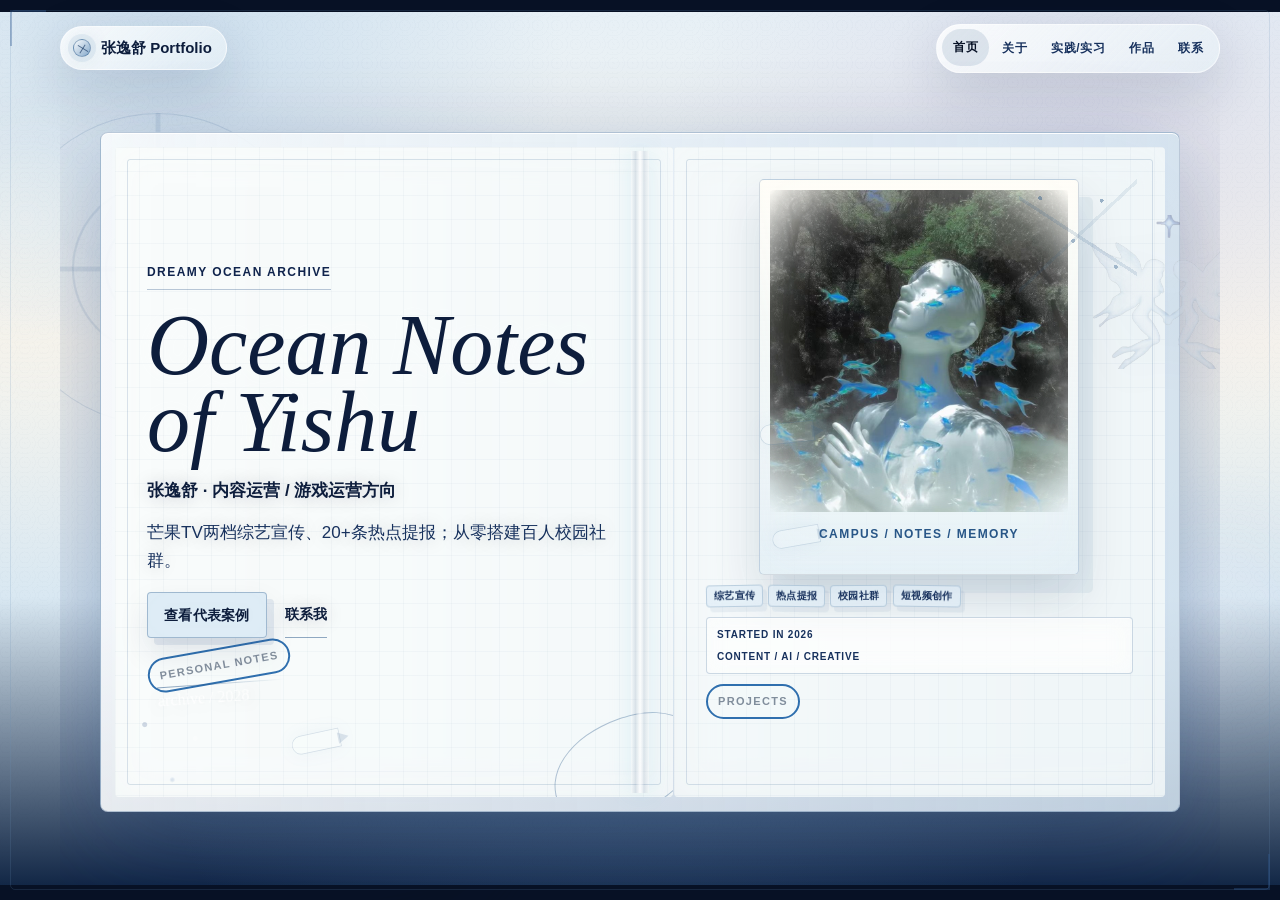
<file: index.html>
﻿<!doctype html>
<html lang="zh-CN">
  <head>
    <meta charset="UTF-8" />
    <meta name="viewport" content="width=device-width, initial-scale=1.0" />
    <title>张逸舒｜个人作品集</title>
    <meta name="description" content="张逸舒的个人作品集，记录内容运营、项目实践与创意探索。" />
    <link rel="stylesheet" href="./styles.css?v=home-priority-20261027c" />
  </head>
  <body>
    <div class="riso-grain" aria-hidden="true"></div>
    <header class="site-header">
      <a class="brand" href="./index.html">
        <span class="brand-dot"></span>
        <span data-bind="name">张逸舒作品集</span>
      </a>
      <nav class="nav" aria-label="作品集导航">
        <a aria-current="page" href="./index.html">首页</a>
        <a href="./about.html">关于</a>
        <a href="./projects.html">实践/实习</a>
        <a href="./works.html">作品</a>
        <a href="./contact.html">联系</a>
      </nav>
    </header>

    <main>
      <section class="home-page ocean-page" aria-labelledby="home-title">
        <img class="dream-decoration dream-decoration-home dream-decoration-angel" src="./assets/decorations/cutouts/angel-fairies-cutout.png" alt="" aria-hidden="true" loading="lazy" decoding="async" />
        <span class="dream-decoration dream-decoration-home dream-decoration-stars" aria-hidden="true"></span>
        <div class="open-book" aria-label="打开个人作品集">
          <div class="book-page book-left">
            <div class="home-copy">
              <span class="tape tape-a"></span>
              <p class="eyebrow">Dreamy Ocean Archive</p>
              <h1 id="home-title" data-bind="homeTitle">Ocean Notes of Yishu</h1>
              <p class="home-role"><span data-bind="displayName">张逸舒</span> · 内容运营 / 游戏运营方向</p>
              <p class="home-line" data-bind="homeLine">
                A personal archive of projects, fragments and quiet experiments.
              </p>
              <div class="home-actions">
                <a class="portfolio-button" href="./mango-internship.html#hotspot-case-title">查看代表案例</a>
                <a class="home-secondary-link" href="./contact.html">联系我</a>
              </div>
            </div>
            <div class="book-note note-left">personal notes</div>
            <div class="floating-fish fish-three"></div>
          </div>
          <div class="book-page book-right">
            <figure class="polaroid home-polaroid">
              <div class="photo-placeholder ocean-photo">
                <img src="./assets/home/dream-ocean.jpg" alt="梦核海洋氛围图" decoding="async" fetchpriority="high" />
              </div>
              <figcaption>campus / notes / memory</figcaption>
            </figure>
            <div class="home-mini-tags" aria-label="Creative tags">
              <span>综艺宣传</span>
              <span>热点提报</span>
              <span>校园社群</span>
              <span>短视频创作</span>
            </div>
            <div class="home-archive-label">
              <span>STARTED IN 2026</span>
              <strong>CONTENT / AI / CREATIVE</strong>
            </div>
            <div class="book-note">projects</div>
            <div class="book-grid"></div>
            <div class="floating-fish fish-one"></div>
            <div class="floating-fish fish-two"></div>
            <a class="page-corner" href="./about.html" aria-label="Turn to About page"></a>
          </div>
        </div>
      </section>
    </main>

    <script src="./assets/vendor/lenis.min.js" defer></script>
    <script src="./assets/vendor/gsap.min.js" defer></script>
    <script src="./assets/vendor/ScrollTrigger.min.js" defer></script>
    <script src="./data.js" defer></script>
    <script src="./script.js" defer></script>
    <script src="./motion.js" defer></script>
  </body>
</html>
</file>
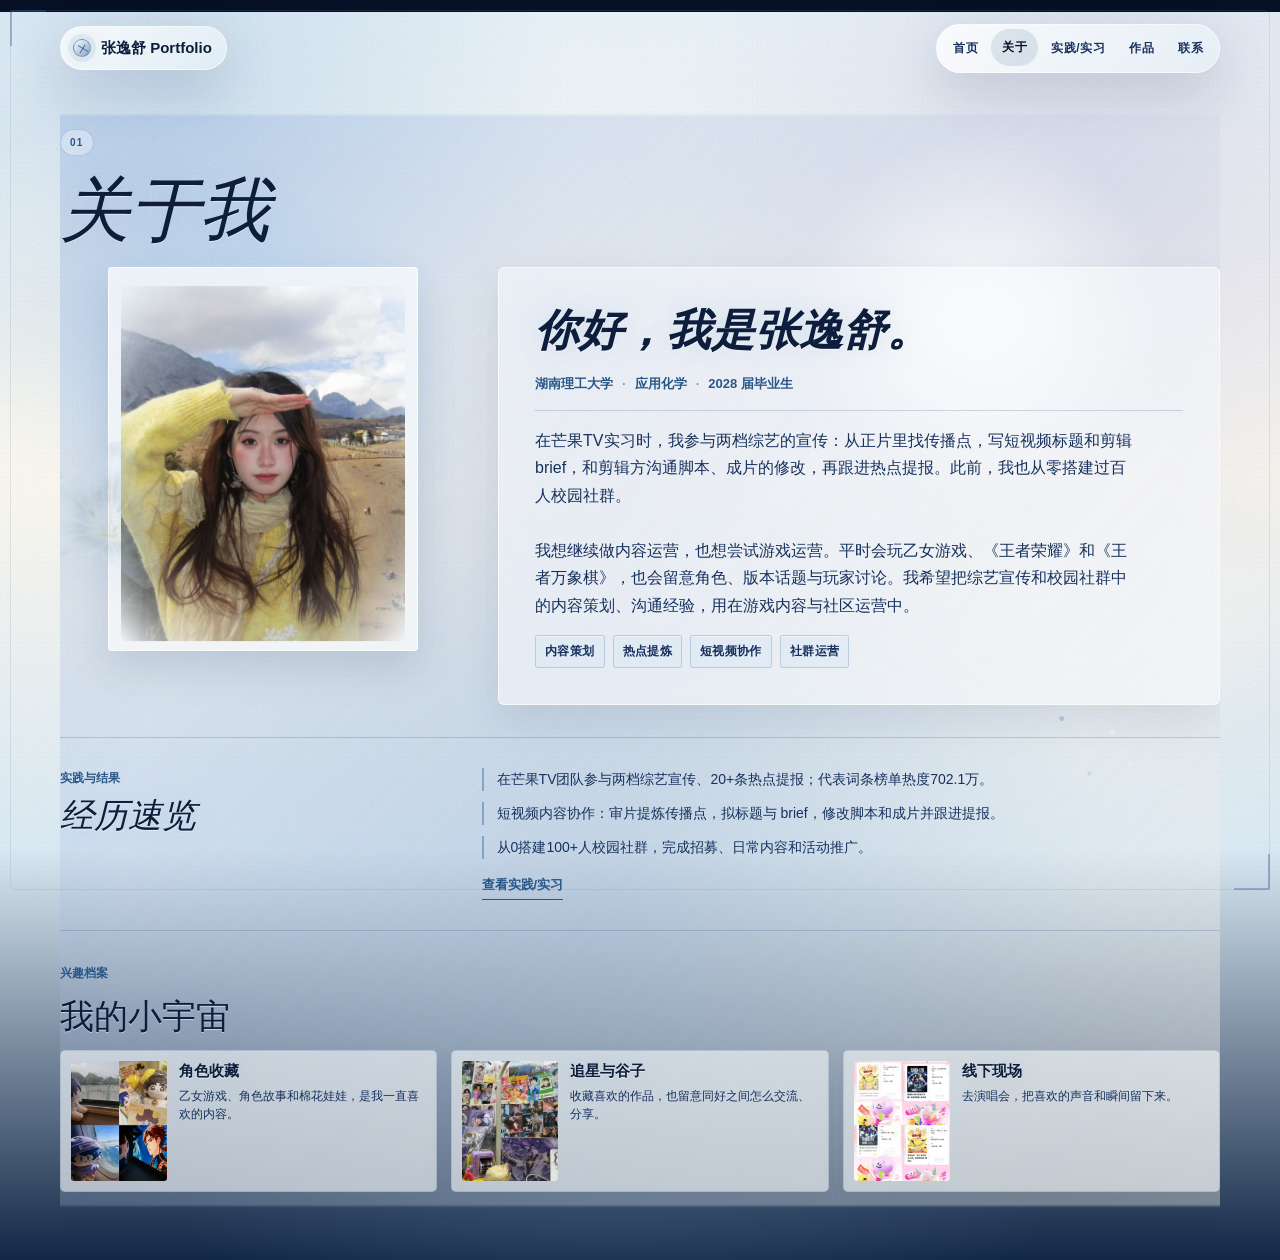
<file: about.html>
﻿<!doctype html>
<html lang="zh-CN">
  <head>
    <meta charset="UTF-8" />
    <meta name="viewport" content="width=device-width, initial-scale=1.0" />
    <title>关于我｜张逸舒作品集</title>
    <link rel="stylesheet" href="./styles.css" />
  </head>
  <body>
    <div class="riso-grain" aria-hidden="true"></div>
    <header class="site-header">
      <a class="brand" href="./index.html"><span class="brand-dot"></span><span data-bind="name">张逸舒作品集</span></a>
      <nav class="nav" aria-label="作品集导航">
        <a href="./index.html">首页</a>
        <a aria-current="page" href="./about.html">关于</a>
        <a href="./projects.html">实践/实习</a>
        <a href="./works.html">作品</a>
        <a href="./contact.html">联系</a>
      </nav>
    </header>

    <main>
      <section class="page about-page" aria-labelledby="about-title">
        <img class="dream-decoration dream-decoration-about dream-decoration-flower" src="./assets/decorations/cutouts/blue-lily-cutout.png" alt="" aria-hidden="true" loading="lazy" decoding="async" />
        <span class="dream-decoration dream-decoration-about dream-decoration-sparkle" aria-hidden="true"></span>
        <div class="section-title">
          <span>01</span>
          <h1 id="about-title">关于我</h1>
        </div>
        <div class="about-book">
          <div class="about-copy">
            <h2 class="hello-line">你好，我是<span data-bind="displayName">张逸舒</span>。</h2>
            <p class="about-meta">
              <span data-bind="school">湖南理工大学</span>
              <span data-bind="major">应用化学</span>
              <span data-bind="grade">2028 届毕业生</span>
            </p>
            <p class="about-brief" data-bind="about"></p>
            <div class="tag-cloud" id="about-tags" aria-label="经验关键词"></div>
          </div>

          <figure class="polaroid about-photo">
            <div class="about-photo-frame">
              <img src="./assets/about/zhang-yishu.jpg" alt="张逸舒个人照片" decoding="async" />
            </div>
          </figure>

          <section class="about-highlights" aria-labelledby="about-highlights-title">
            <div class="about-highlights-heading">
              <p>实践与结果</p>
              <h2 id="about-highlights-title">经历速览</h2>
            </div>
            <div class="about-highlights-body">
              <ul id="about-highlights-list"></ul>
              <a href="./projects.html">查看实践/实习</a>
            </div>
          </section>

          <section class="little-universe" aria-labelledby="little-universe-title">
            <p class="little-universe-kicker">兴趣档案</p>
            <h2 id="little-universe-title">我的小宇宙</h2>
            <div class="universe-collage">
              <article class="universe-card universe-card-one">
                <div class="universe-photo">
                  <img src="./assets/about/universe/otome-character.jpg" alt="二次元棉花娃娃收藏" loading="lazy" decoding="async" />
                </div>
                <h3>角色收藏</h3>
                <p>乙女游戏、角色故事和棉花娃娃，是我一直喜欢的内容。</p>
              </article>
              <article class="universe-card universe-card-two">
                <div class="universe-photo">
                  <img src="./assets/about/universe/fandom-collection.jpg" alt="吃谷追星收藏" loading="lazy" decoding="async" />
                </div>
                <h3>追星与谷子</h3>
                <p>收藏喜欢的作品，也留意同好之间怎么交流、分享。</p>
              </article>
              <article class="universe-card universe-card-three">
                <div class="universe-photo">
                  <img src="./assets/about/universe/offline-concert.jpg" alt="线下演唱会记录" loading="lazy" decoding="async" />
                </div>
                <h3>线下现场</h3>
                <p>去演唱会，把喜欢的声音和瞬间留下来。</p>
              </article>
            </div>
          </section>
        </div>
      </section>
    </main>

    <script src="./assets/vendor/lenis.min.js" defer></script>
    <script src="./assets/vendor/gsap.min.js" defer></script>
    <script src="./assets/vendor/ScrollTrigger.min.js" defer></script>
    <script src="./data.js" defer></script>
    <script src="./script.js" defer></script>
    <script src="./motion.js" defer></script>
  </body>
</html>
</file>
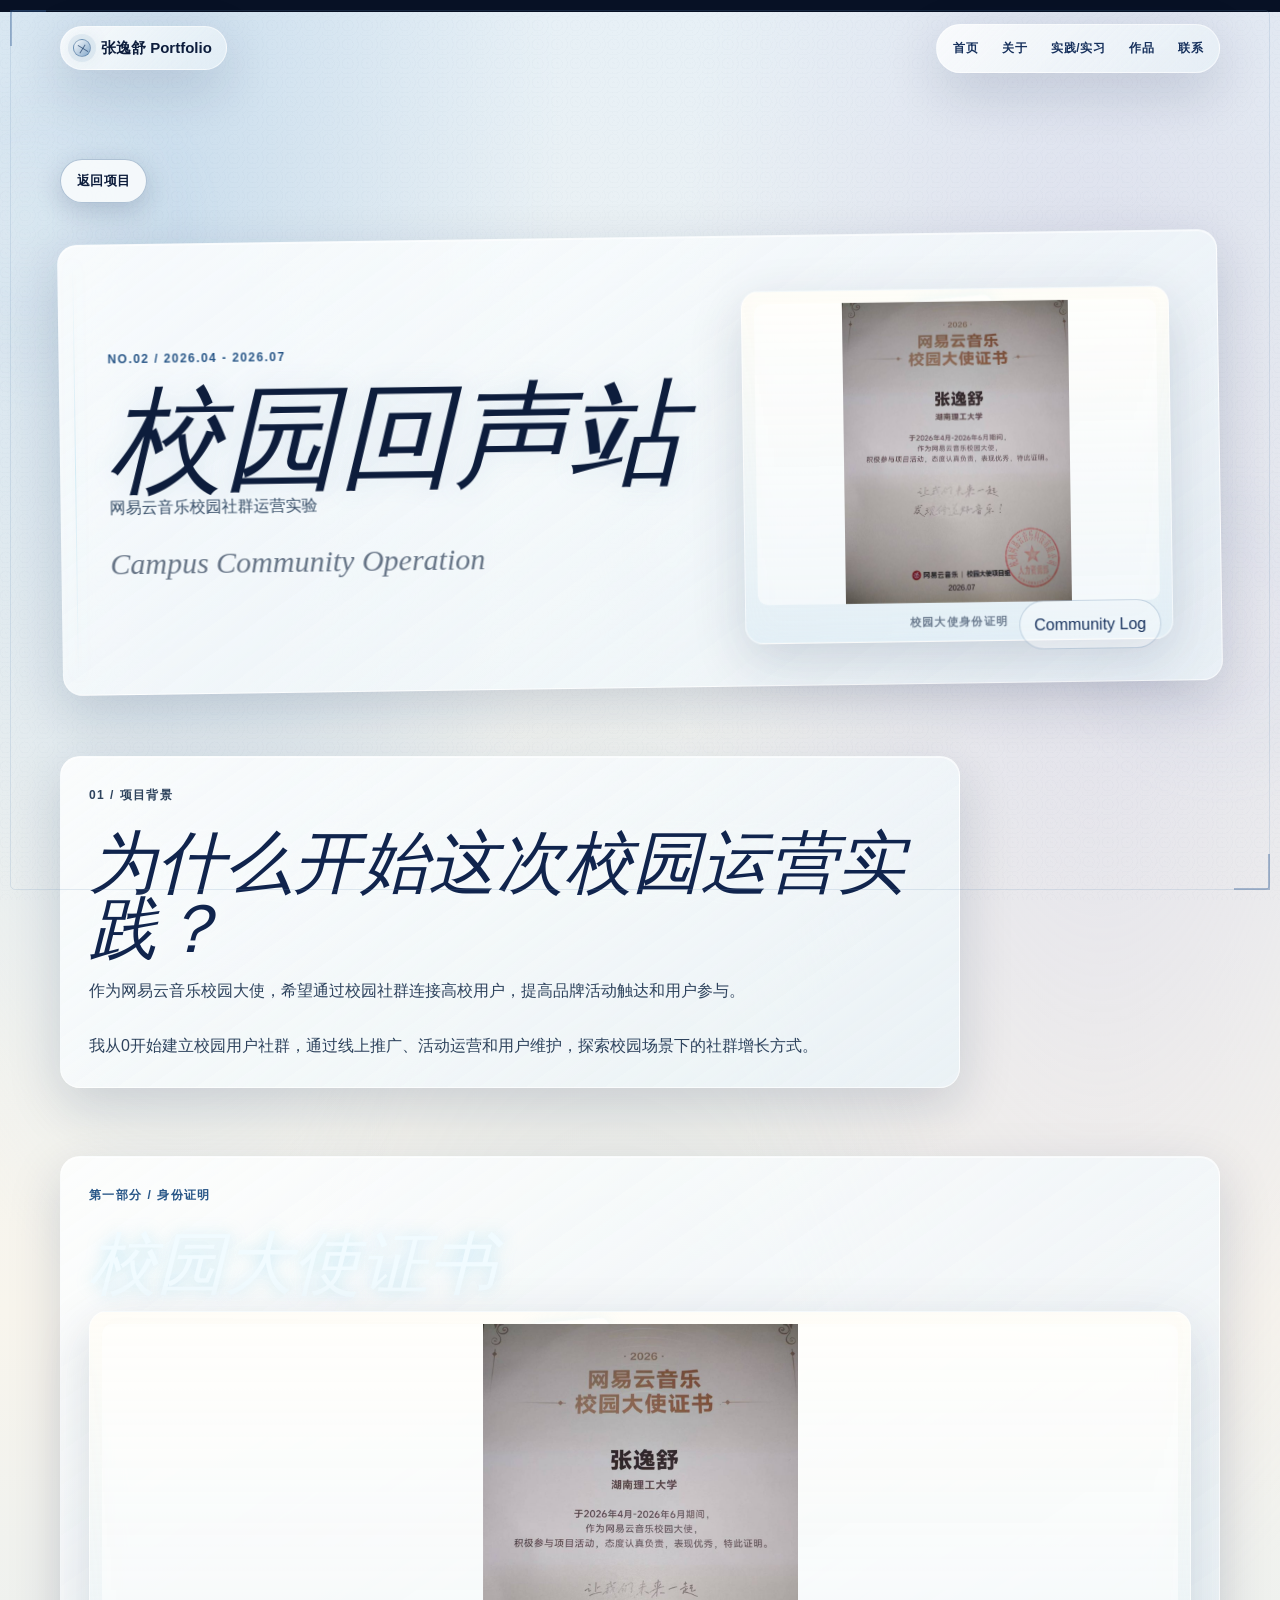
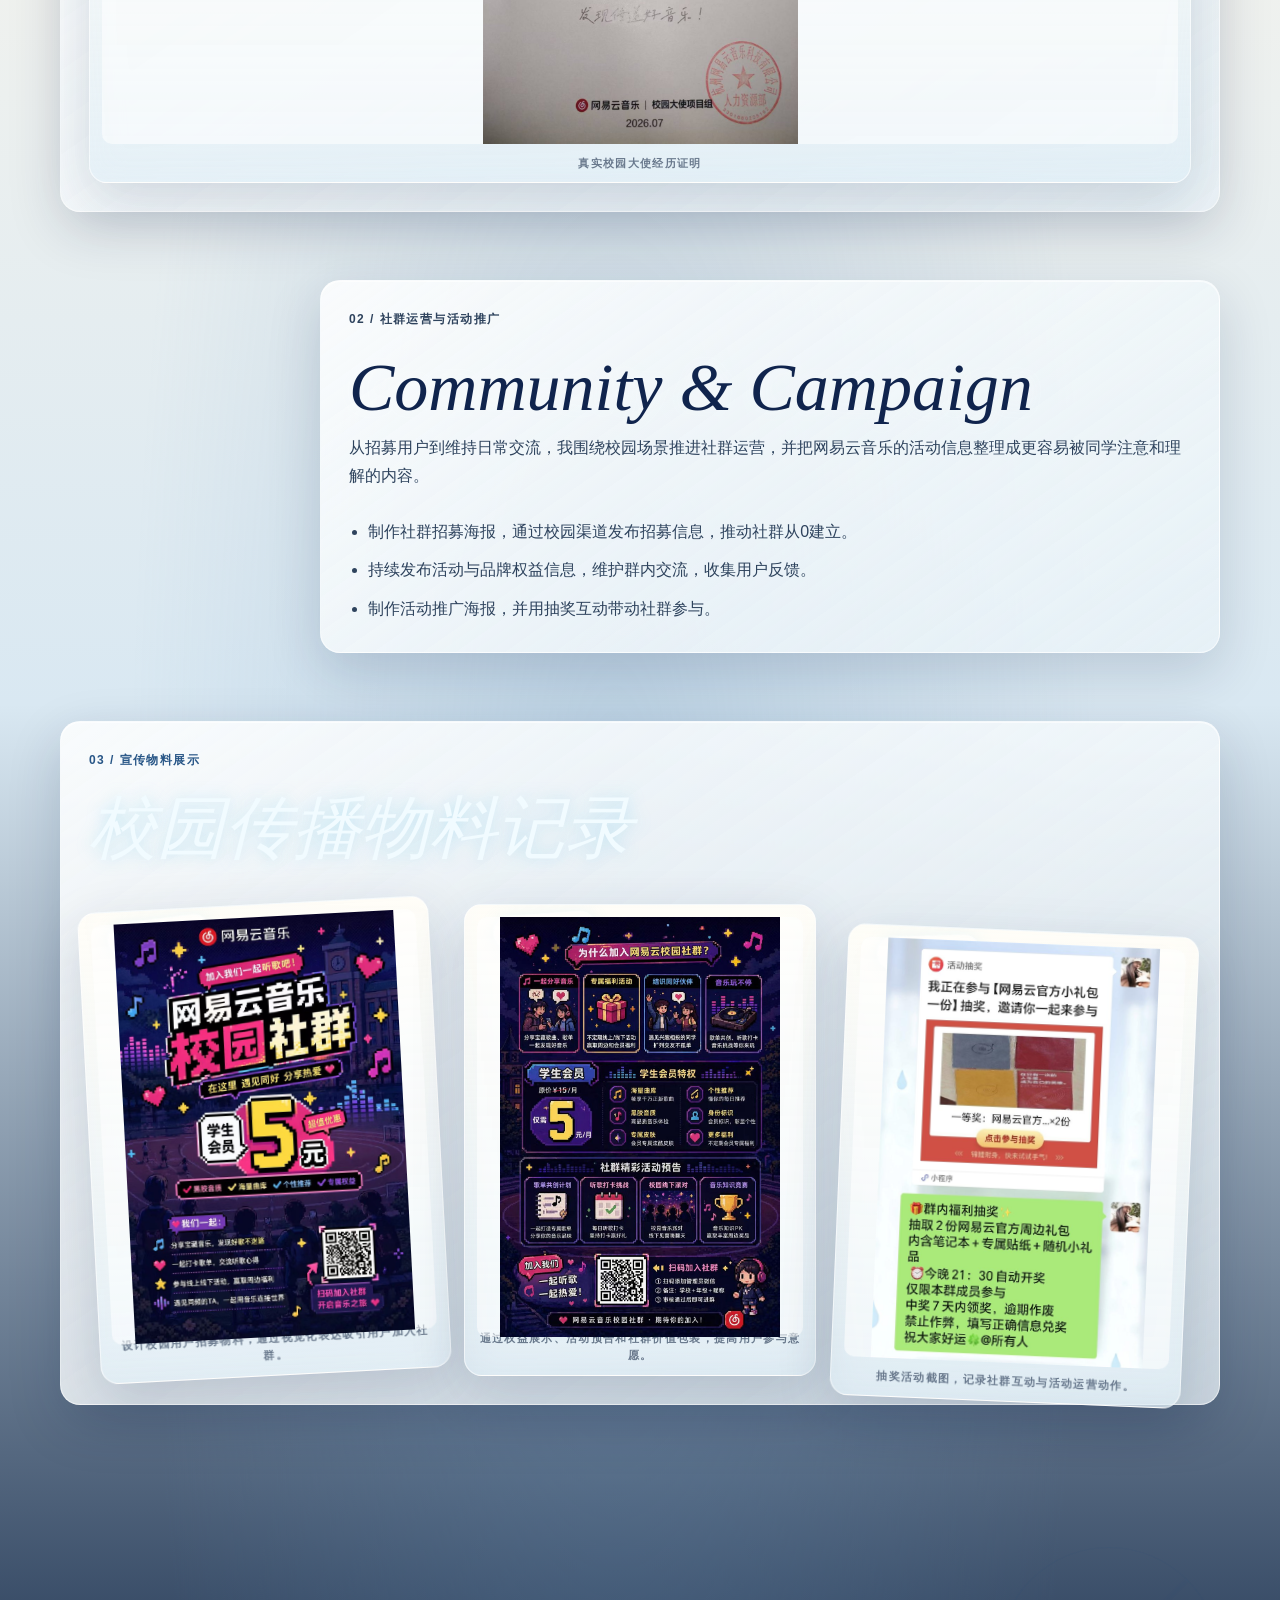
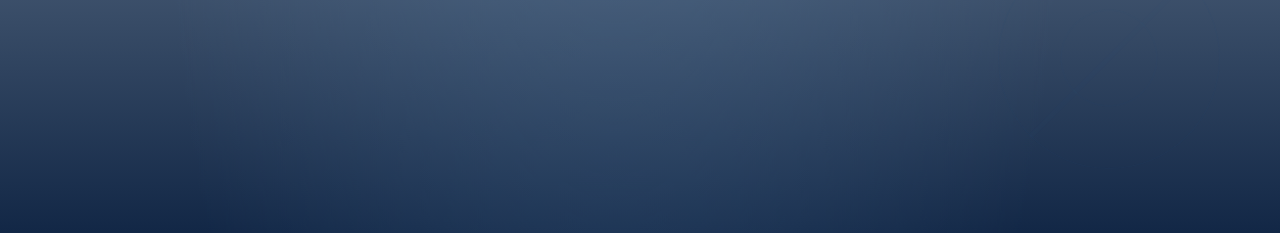
<file: campus-community.html>
﻿<!doctype html>
<html lang="zh-CN">
  <head>
    <meta charset="UTF-8" />
    <meta name="viewport" content="width=device-width, initial-scale=1.0" />
    <title>校园回声站｜张逸舒作品集</title>
    <link rel="stylesheet" href="./styles.css" />
  </head>
  <body>
    <div class="riso-grain" aria-hidden="true"></div>
    <header class="site-header">
      <a class="brand" href="./index.html"><span class="brand-dot"></span><span data-bind="name">张逸舒作品集</span></a>
      <nav class="nav" aria-label="作品集导航">
        <a href="./index.html">首页</a>
        <a href="./about.html">关于</a>
        <a href="./projects.html">实践/实习</a>
        <a href="./works.html">作品</a>
        <a href="./contact.html">联系</a>
      </nav>
    </header>

    <main>
      <article class="page project-detail-page archive-project campus-archive">
        <a class="back-link" href="./projects.html">返回项目</a>

        <section class="archive-cover campus-cover" aria-labelledby="campus-title">
          <div class="archive-cover-copy">
            <p class="eyebrow">NO.02 / 2026.04 - 2026.07</p>
            <h1 id="campus-title">校园回声站</h1>
            <p>网易云音乐校园社群运营实验</p>
            <p class="decor-title">Campus Community Operation</p>
          </div>
          <figure class="project-photo hero-photo">
            <img src="./assets/projects/campus/certificate.jpg" alt="网易云音乐校园大使证书" loading="lazy" decoding="async" />
            <figcaption>校园大使身份证明</figcaption>
          </figure>
          <div class="archive-sticker">Community Log</div>
        </section>

        <section class="archive-note wide-note">
          <p class="eyebrow">01 / 项目背景</p>
          <h2>为什么开始这次校园运营实践？</h2>
          <p>
            作为网易云音乐校园大使，希望通过校园社群连接高校用户，提高品牌活动触达和用户参与。
          </p>
          <p>
            我从0开始建立校园用户社群，通过线上推广、活动运营和用户维护，探索校园场景下的社群增长方式。
          </p>
        </section>

        <section class="archive-gallery proof-gallery compact-gallery">
          <p class="eyebrow">第一部分 / 身份证明</p>
          <h2>校园大使证书</h2>
          <figure class="project-photo certificate-photo">
            <img src="./assets/projects/campus/certificate.jpg" alt="网易云音乐校园大使证书展示" loading="lazy" decoding="async" />
            <figcaption>真实校园大使经历证明</figcaption>
          </figure>
        </section>

        <section class="archive-note role-note">
          <p class="eyebrow">02 / 社群运营与活动推广</p>
          <h2>Community &amp; Campaign</h2>
          <p>从招募用户到维持日常交流，我围绕校园场景推进社群运营，并把网易云音乐的活动信息整理成更容易被同学注意和理解的内容。</p>
          <ul>
            <li>制作社群招募海报，通过校园渠道发布招募信息，推动社群从0建立。</li>
            <li>持续发布活动与品牌权益信息，维护群内交流，收集用户反馈。</li>
            <li>制作活动推广海报，并用抽奖互动带动社群参与。</li>
          </ul>
        </section>

        <section class="archive-gallery campus-materials" aria-labelledby="materials-title">
          <p class="eyebrow">03 / 宣传物料展示</p>
          <h2 id="materials-title">校园传播物料记录</h2>
          <div class="material-wall">
            <figure class="project-photo">
              <img src="./assets/projects/campus/poster-recruit.jpg" alt="网易云音乐校园社群招募海报" loading="lazy" decoding="async" />
              <figcaption>设计校园用户招募物料，通过视觉化表达吸引用户加入社群。</figcaption>
            </figure>
            <figure class="project-photo">
              <img src="./assets/projects/campus/poster-activity.jpg" alt="网易云音乐校园社群活动介绍海报" loading="lazy" decoding="async" />
              <figcaption>通过权益展示、活动预告和社群价值包装，提高用户参与意愿。</figcaption>
            </figure>
            <figure class="project-photo">
              <img src="./assets/projects/campus/lottery.jpg" alt="网易云音乐校园社群抽奖活动截图" loading="lazy" decoding="async" />
              <figcaption>抽奖活动截图，记录社群互动与活动运营动作。</figcaption>
            </figure>
          </div>
        </section>

        <section class="archive-note wide-note">
          <p class="eyebrow">04 / 项目成果与复盘</p>
          <h2>Results &amp; Learnings</h2>
          <p>从0搭建校园社群，吸引100+用户加入；招募海报、活动海报和抽奖截图记录了从用户招募到社群互动的具体执行。</p>
          <p>这次实践让我意识到，把用户拉进群只是第一步。活动信息需要说清楚与同学有什么关系，发布之后也要持续维护交流；后续还需要更系统地记录参与情况，才能判断哪些内容真正有效。</p>
        </section>
      </article>
    </main>

    <script src="./assets/vendor/lenis.min.js" defer></script>
    <script src="./assets/vendor/gsap.min.js" defer></script>
    <script src="./assets/vendor/ScrollTrigger.min.js" defer></script>
    <script src="./data.js" defer></script>
    <script src="./script.js" defer></script>
    <script src="./motion.js" defer></script>
  </body>
</html>
</file>
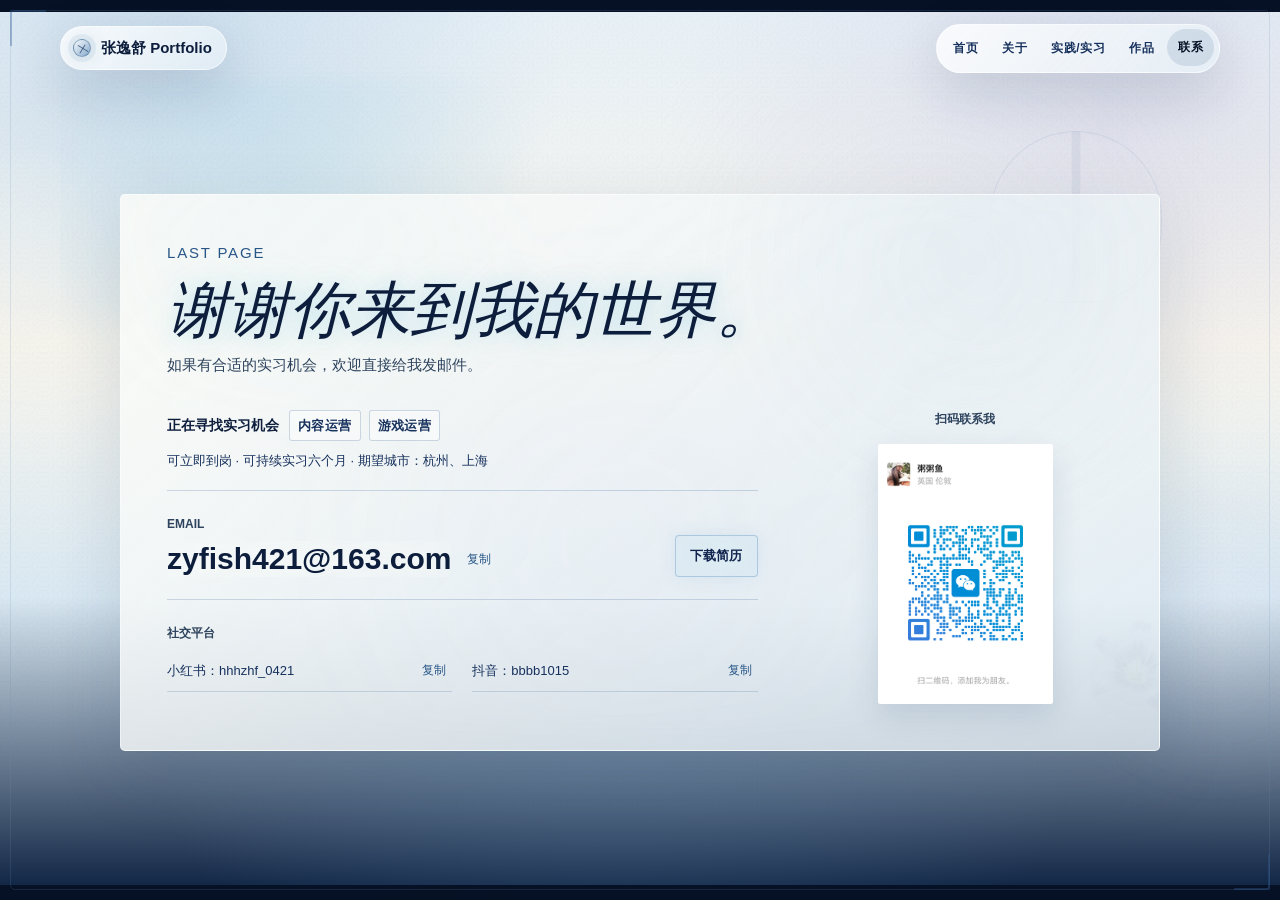
<file: contact.html>
﻿<!doctype html>
<html lang="zh-CN">
  <head>
    <meta charset="UTF-8" />
    <meta name="viewport" content="width=device-width, initial-scale=1.0" />
    <title>联系我｜张逸舒作品集</title>
    <link rel="stylesheet" href="./styles.css" />
  </head>
  <body class="contact-body">
    <div class="riso-grain" aria-hidden="true"></div>
    <header class="site-header">
      <a class="brand" href="./index.html"><span class="brand-dot"></span><span data-bind="name">张逸舒作品集</span></a>
      <nav class="nav" aria-label="作品集导航">
        <a href="./index.html">首页</a>
        <a href="./about.html">关于</a>
        <a href="./projects.html">实践/实习</a>
        <a href="./works.html">作品</a>
        <a aria-current="page" href="./contact.html">联系</a>
      </nav>
    </header>

    <main>
      <section class="contact-page" aria-labelledby="contact-title">
        <div class="contact-sheet">
          <img class="dream-decoration dream-decoration-contact dream-decoration-flower-small" src="./assets/decorations/cutouts/blue-lily-cutout.png" alt="" aria-hidden="true" loading="lazy" decoding="async" />
          <p class="eyebrow">Last Page</p>
          <h1 id="contact-title">谢谢你来到我的世界。</h1>
          <p class="contact-intro">如果有合适的实习机会，欢迎直接给我发邮件。</p>

          <div class="contact-layout">
            <div class="contact-left">
              <div class="status-card">
                <p>正在寻找实习机会</p>
                <ul>
                  <li>内容运营</li>
                  <li>游戏运营</li>
                </ul>
                <p class="contact-availability">可立即到岗 · 可持续实习六个月 · 期望城市：杭州、上海</p>
              </div>

              <div class="contact-primary">
                <div>
                  <p class="contact-label">Email</p>
                  <div class="contact-email-row">
                    <a class="email-card" href="mailto:zyfish421@163.com">zyfish421@163.com</a>
                    <button class="contact-copy contact-email-copy" type="button" data-copy="zyfish421@163.com" aria-label="复制邮箱地址">复制</button>
                  </div>
                </div>
                <a class="resume-button" href="./assets/resume/resume.pdf" download>下载简历</a>
              </div>

              <div class="contact-secondary">
                <p class="contact-label">社交平台</p>
                <div class="contact-social-row">
                  <span class="social-card">小红书：hhhzhf_0421</span>
                  <button class="contact-copy" type="button" data-copy="hhhzhf_0421" aria-label="复制小红书账号">复制</button>
                </div>
                <div class="contact-social-row">
                  <span class="social-card">抖音：bbbb1015</span>
                  <button class="contact-copy" type="button" data-copy="bbbb1015" aria-label="复制抖音账号">复制</button>
                </div>
              </div>
            </div>

            <figure class="qr-card">
              <p class="contact-label">扫码联系我</p>
              <img src="./assets/contact/wechat-qr.png" alt="微信二维码" decoding="async" />
            </figure>
          </div>
        </div>
      </section>
    </main>

    <script src="./assets/vendor/lenis.min.js" defer></script>
    <script src="./assets/vendor/gsap.min.js" defer></script>
    <script src="./assets/vendor/ScrollTrigger.min.js" defer></script>
    <script src="./data.js" defer></script>
    <script src="./script.js" defer></script>
    <script src="./motion.js" defer></script>
  </body>
</html>
</file>
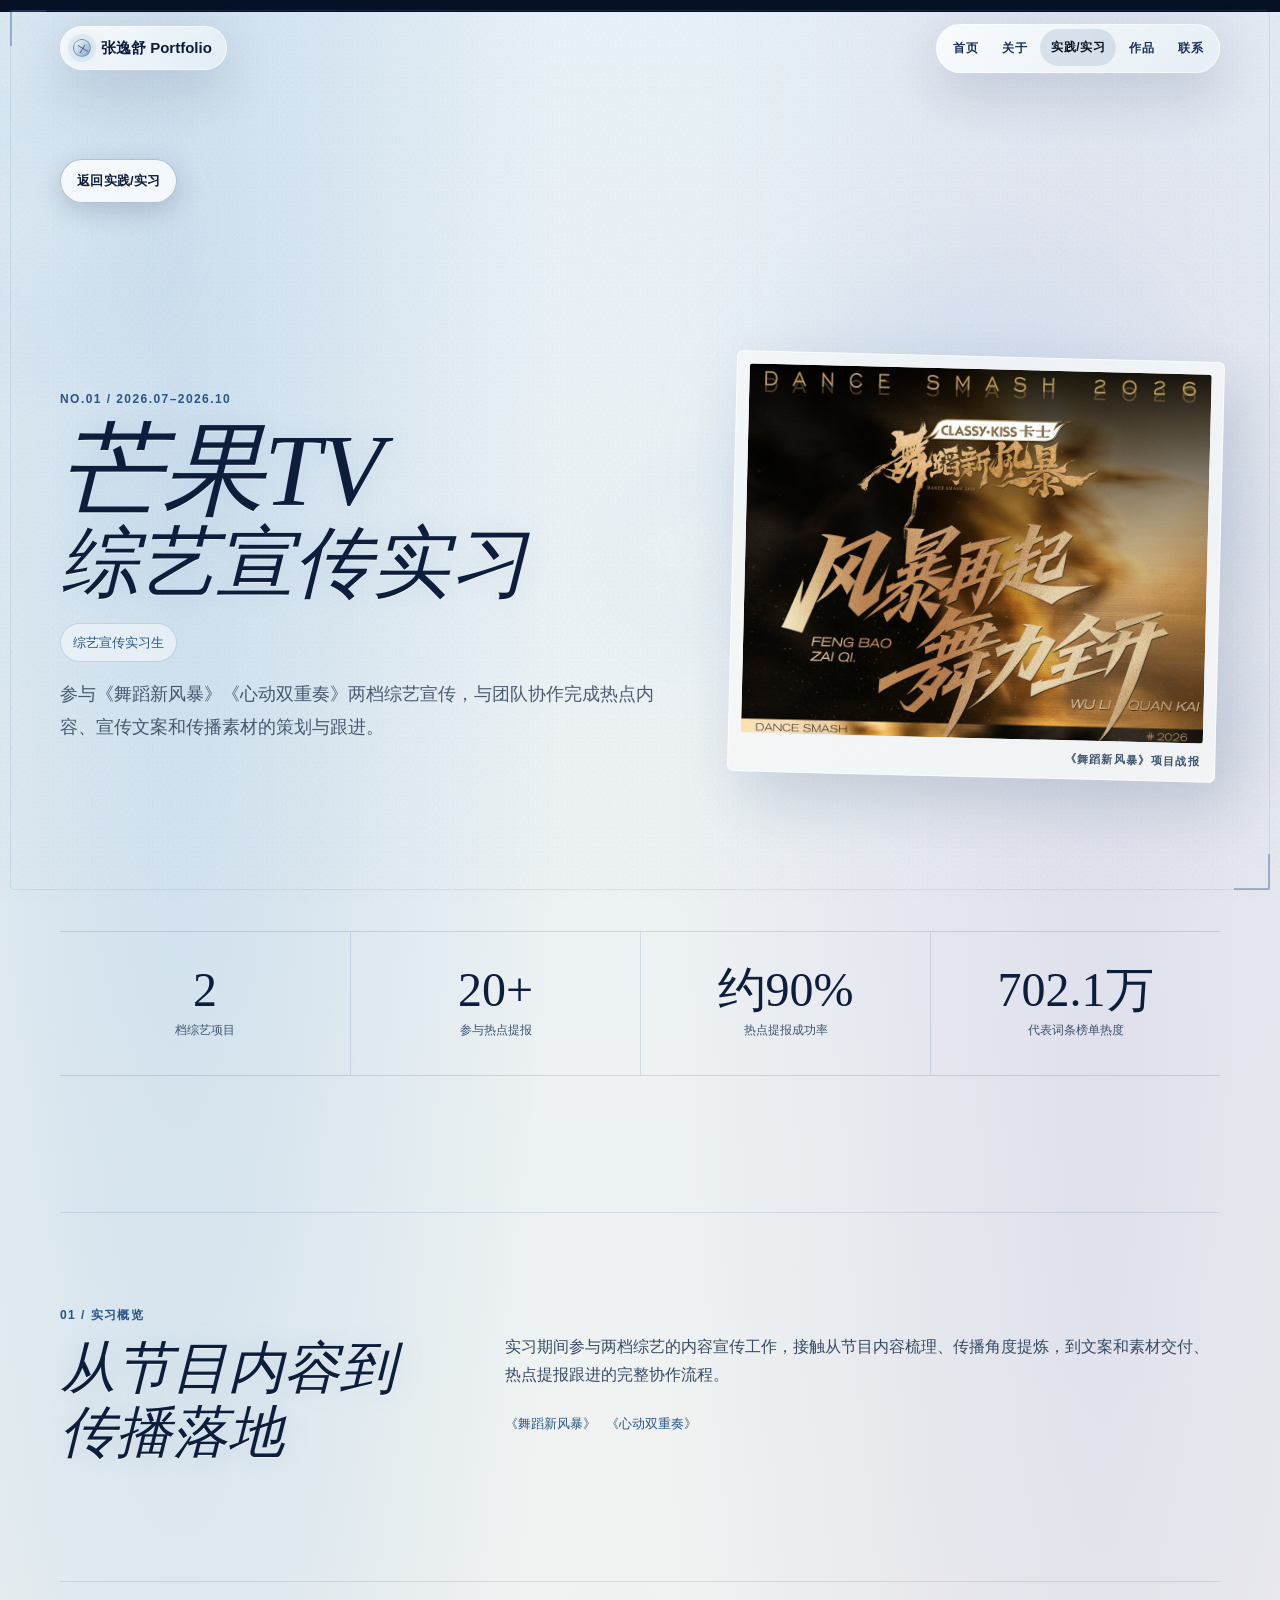
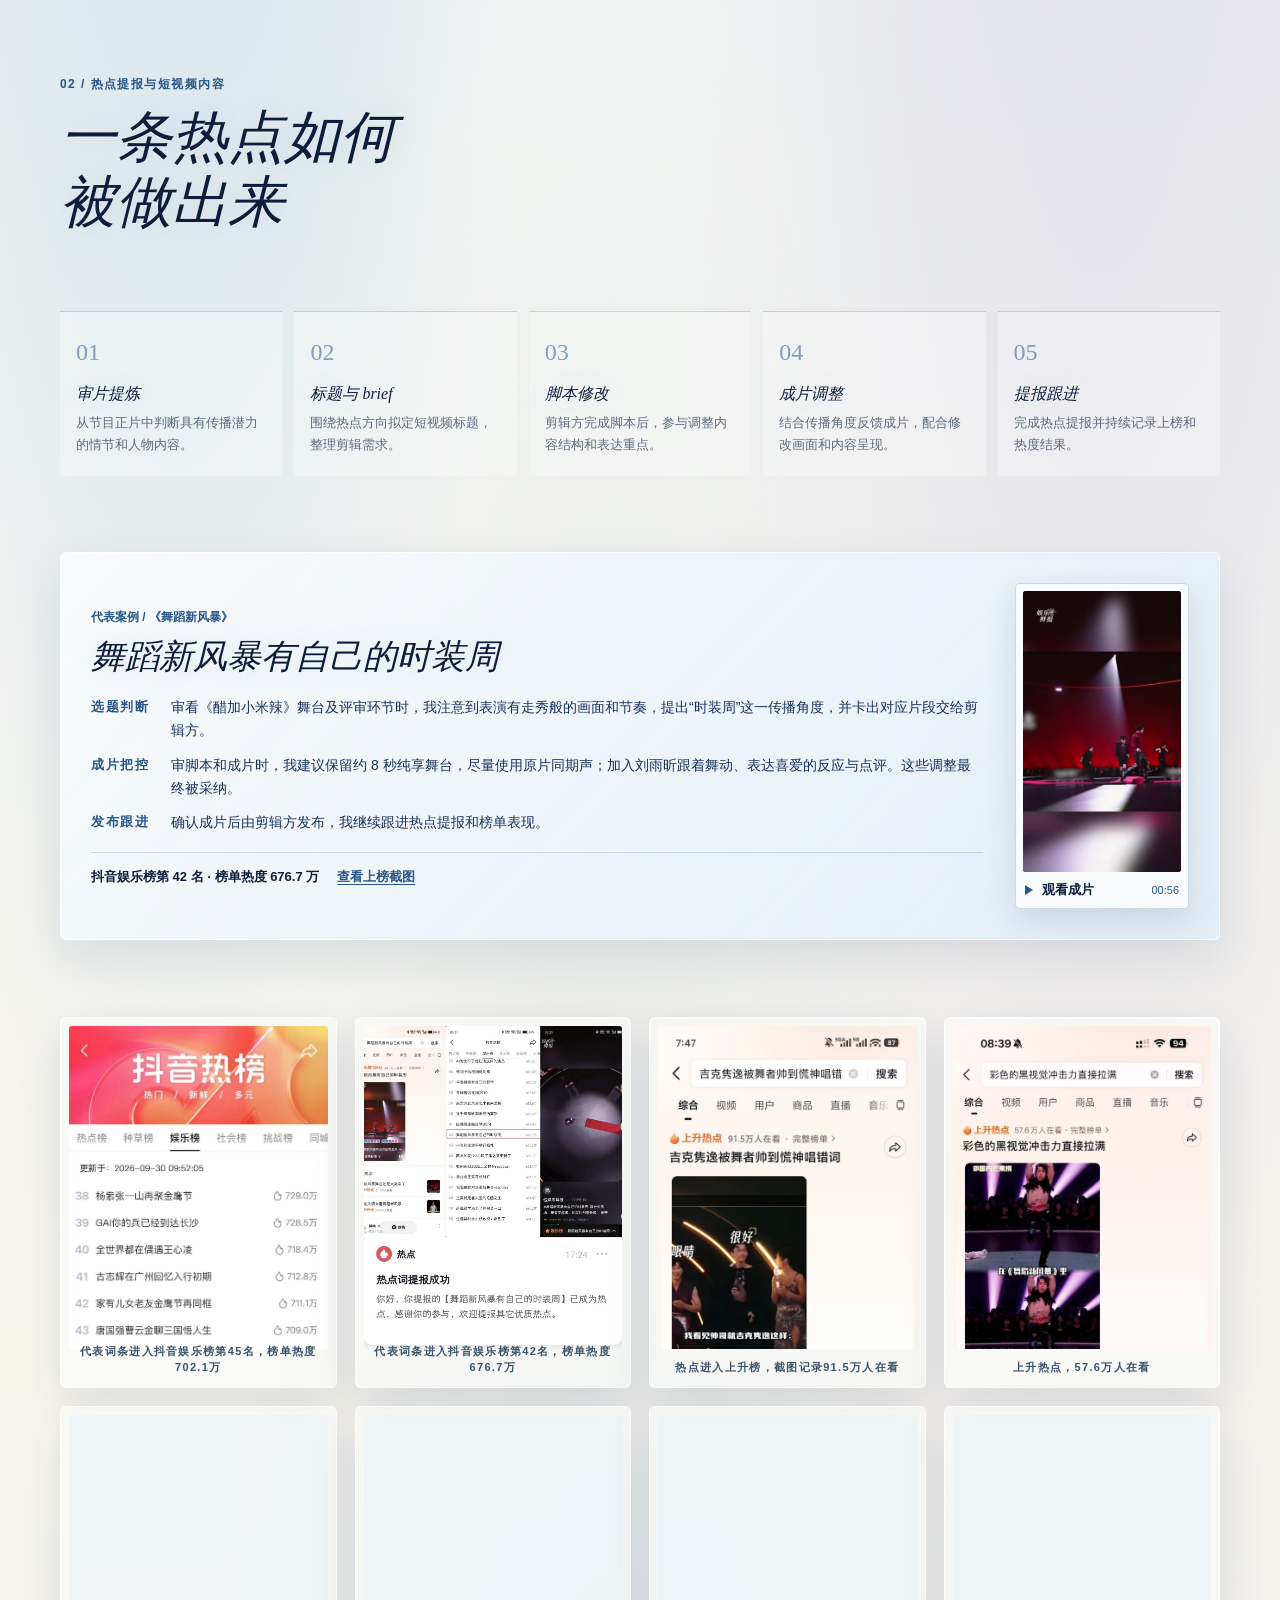
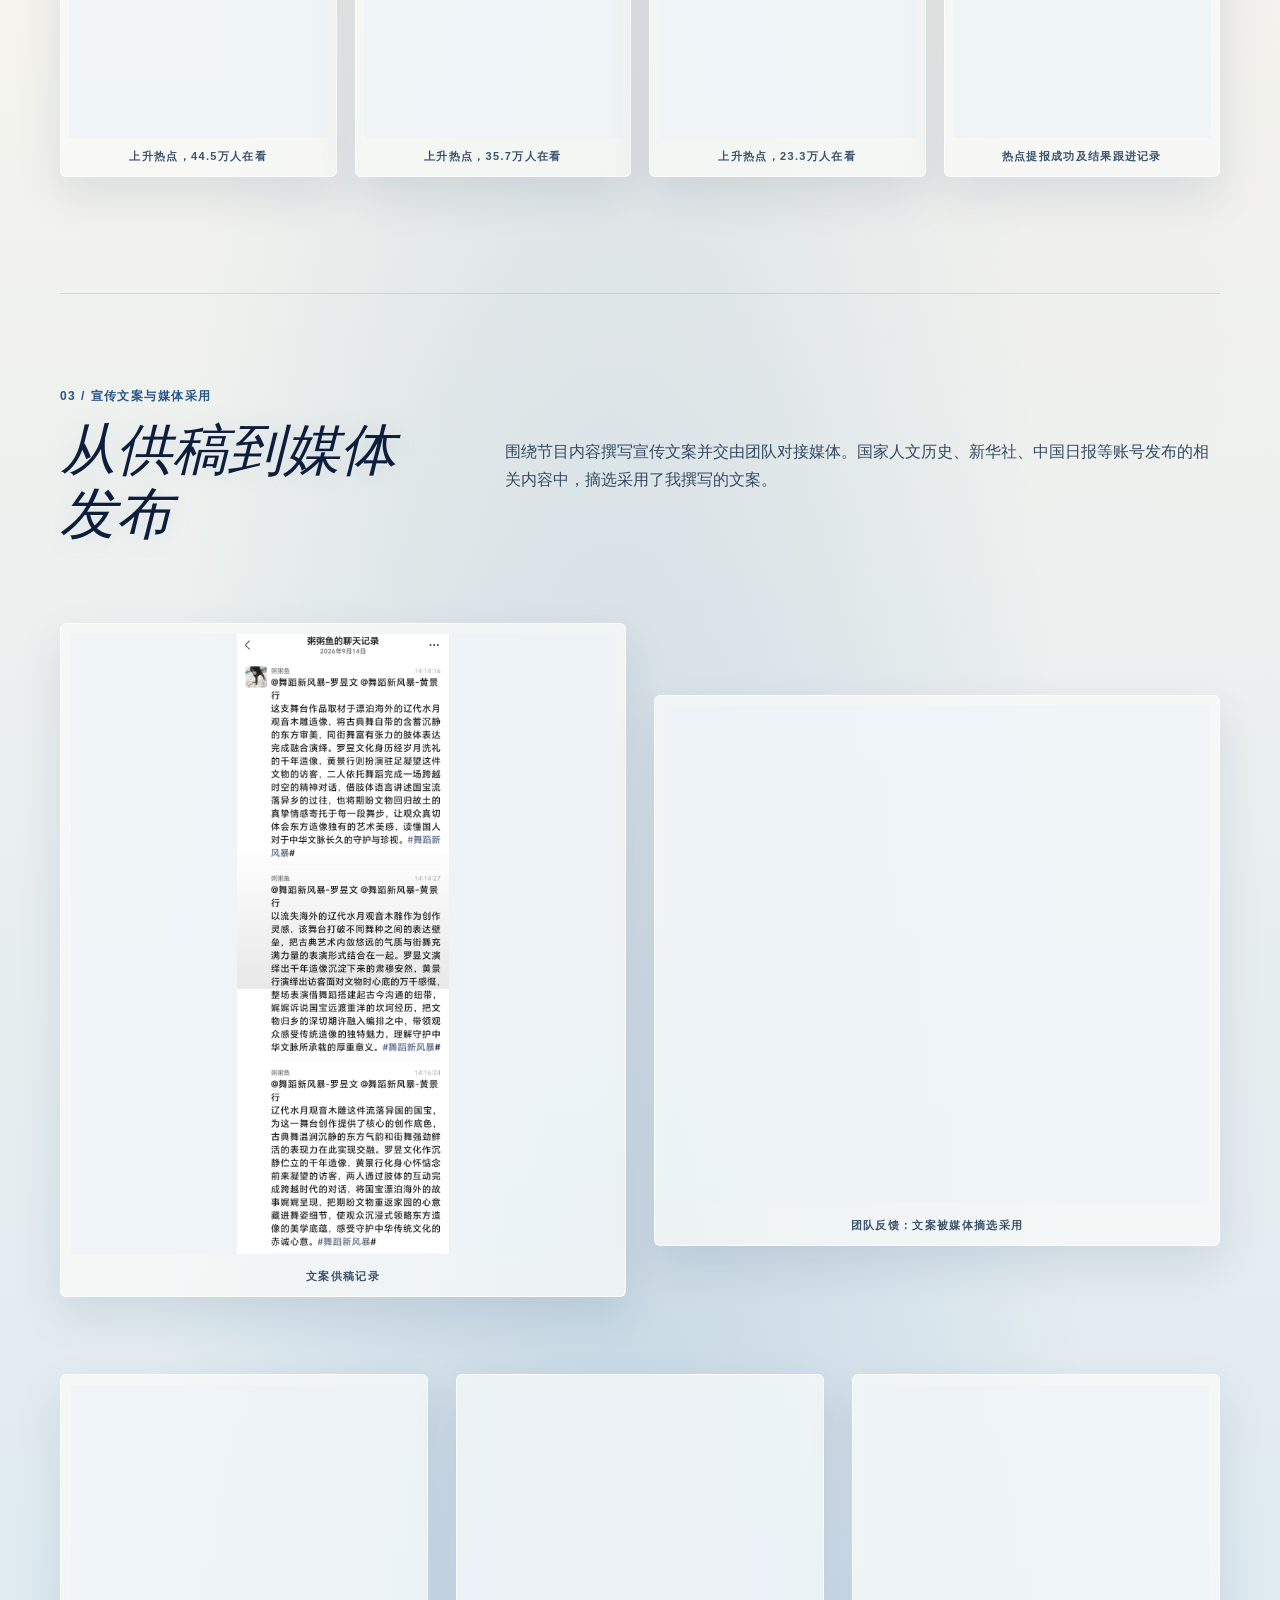
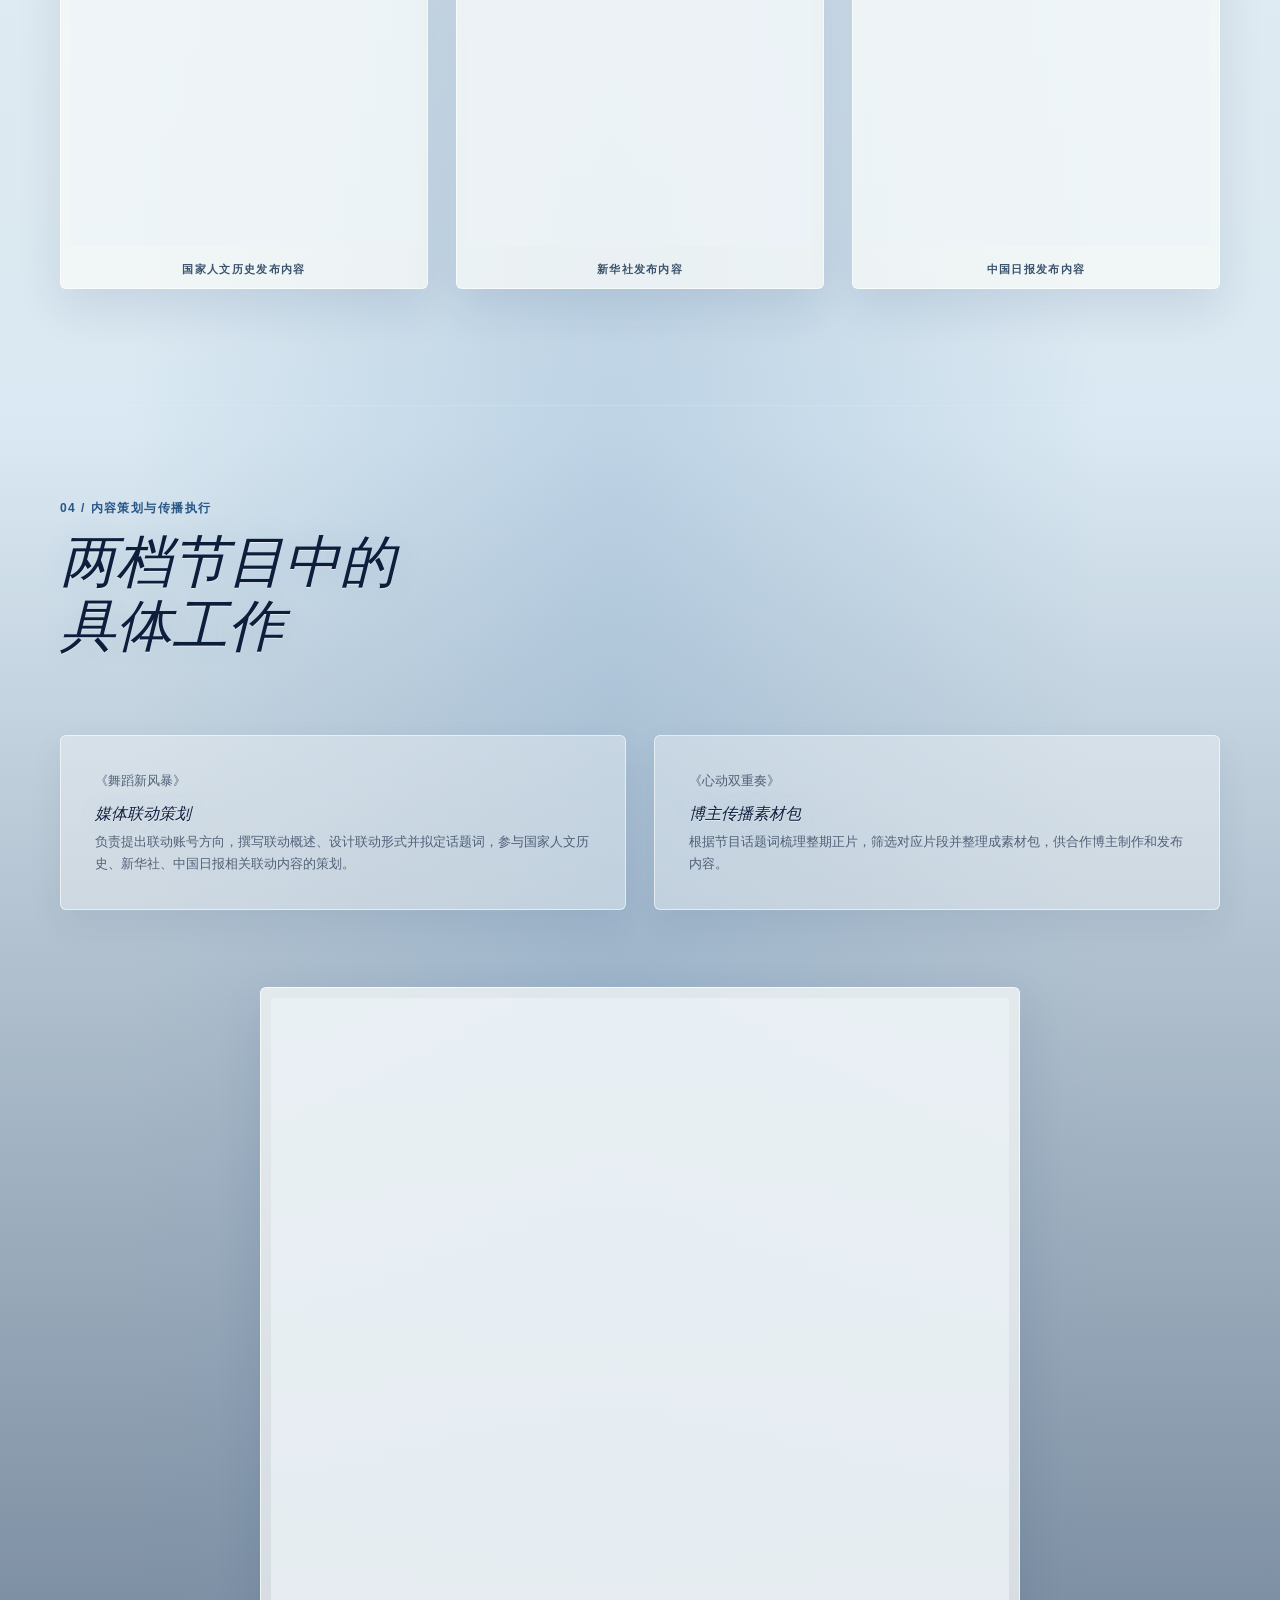
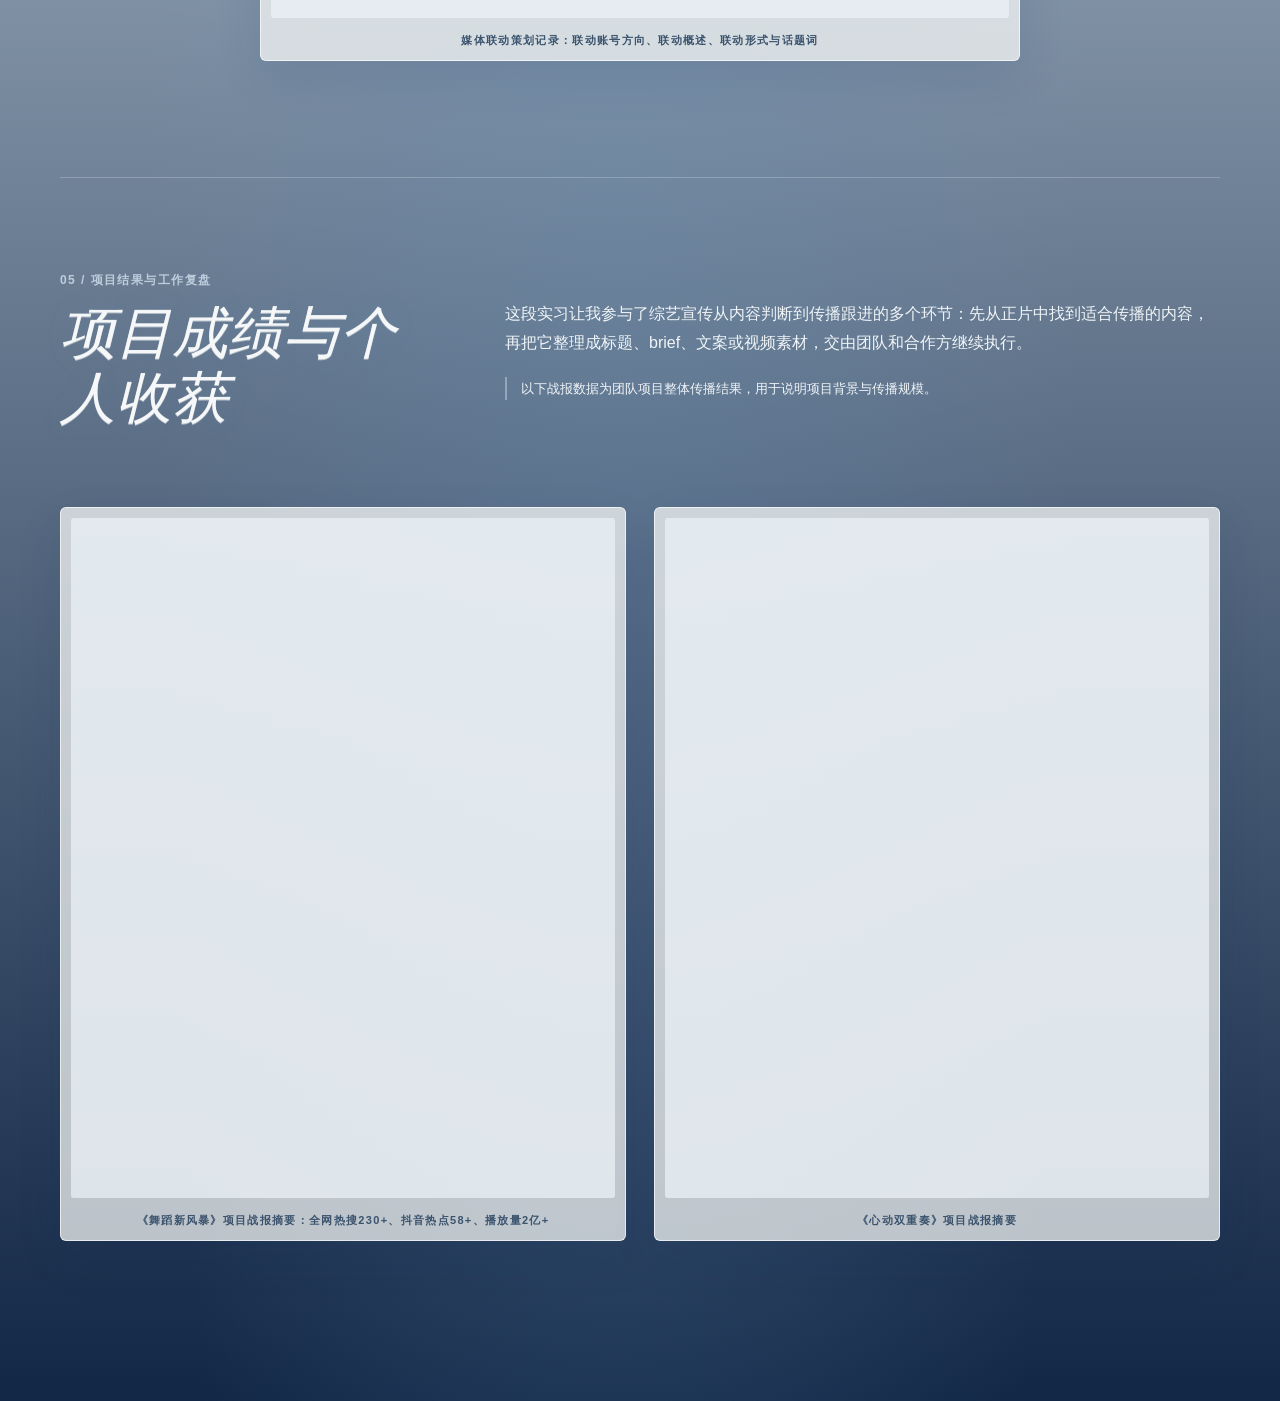
<file: mango-internship.html>
<!doctype html>
<html lang="zh-CN">
  <head>
    <meta charset="UTF-8" />
    <meta name="viewport" content="width=device-width, initial-scale=1.0" />
    <title>芒果TV综艺宣传实习｜张逸舒作品集</title>
    <link rel="stylesheet" href="./styles.css?v=mango-case-20261027" />
  </head>
  <body>
    <div class="riso-grain" aria-hidden="true"></div>
    <header class="site-header">
      <a class="brand" href="./index.html"><span class="brand-dot"></span><span data-bind="name">张逸舒作品集</span></a>
      <nav class="nav" aria-label="作品集导航">
        <a href="./index.html">首页</a>
        <a href="./about.html">关于</a>
        <a aria-current="page" href="./projects.html">实践/实习</a>
        <a href="./works.html">作品</a>
        <a href="./contact.html">联系</a>
      </nav>
    </header>

    <main>
      <article class="page project-detail-page internship-detail">
        <a class="back-link" href="./projects.html">返回实践/实习</a>

        <section class="internship-hero" aria-labelledby="internship-title">
          <div class="internship-hero-copy">
            <p class="eyebrow">NO.01 / 2026.07–2026.10</p>
            <h1 id="internship-title">芒果TV<span>综艺宣传实习</span></h1>
            <p class="internship-role">综艺宣传实习生</p>
            <p>参与《舞蹈新风暴》《心动双重奏》两档综艺宣传，与团队协作完成热点内容、宣传文案和传播素材的策划与跟进。</p>
          </div>
          <figure class="internship-cover-image">
            <img src="./assets/projects/mango-internship/internship-cover.jpg" alt="舞蹈新风暴项目战报封面" decoding="async" />
            <figcaption>《舞蹈新风暴》项目战报</figcaption>
          </figure>
        </section>

        <section class="internship-metrics" aria-label="实习成果概览">
          <div><strong>2</strong><span>档综艺项目</span></div>
          <div><strong>20+</strong><span>参与热点提报</span></div>
          <div><strong>约90%</strong><span>热点提报成功率</span></div>
          <div><strong>702.1万</strong><span>代表词条榜单热度</span></div>
        </section>

        <section class="internship-section internship-overview">
          <div class="internship-heading">
            <p class="eyebrow">01 / 实习概览</p>
            <h2>从节目内容到传播落地</h2>
          </div>
          <div class="internship-copy">
            <p>实习期间参与两档综艺的内容宣传工作，接触从节目内容梳理、传播角度提炼，到文案和素材交付、热点提报跟进的完整协作流程。</p>
            <div class="program-list">
              <span>《舞蹈新风暴》</span>
              <span>《心动双重奏》</span>
            </div>
          </div>
        </section>

        <section class="internship-section">
          <div class="internship-heading">
            <p class="eyebrow">02 / 热点提报与短视频内容</p>
            <h2>一条热点如何被做出来</h2>
          </div>
          <div class="workflow-strip" aria-label="热点内容工作流程">
            <article><span>01</span><h3>审片提炼</h3><p>从节目正片中判断具有传播潜力的情节和人物内容。</p></article>
            <article><span>02</span><h3>标题与 brief</h3><p>围绕热点方向拟定短视频标题，整理剪辑需求。</p></article>
            <article><span>03</span><h3>脚本修改</h3><p>剪辑方完成脚本后，参与调整内容结构和表达重点。</p></article>
            <article><span>04</span><h3>成片调整</h3><p>结合传播角度反馈成片，配合修改画面和内容呈现。</p></article>
            <article><span>05</span><h3>提报跟进</h3><p>完成热点提报并持续记录上榜和热度结果。</p></article>
          </div>
          <section class="hotspot-case" aria-labelledby="hotspot-case-title">
            <div class="hotspot-case-copy">
              <p class="hotspot-case-kicker">代表案例 / 《舞蹈新风暴》</p>
              <h3 id="hotspot-case-title">舞蹈新风暴有自己的时装周</h3>
              <dl class="hotspot-case-notes">
                <div>
                  <dt>选题判断</dt>
                  <dd>审看《醋加小米辣》舞台及评审环节时，我注意到表演有走秀般的画面和节奏，提出“时装周”这一传播角度，并卡出对应片段交给剪辑方。</dd>
                </div>
                <div>
                  <dt>成片把控</dt>
                  <dd>审脚本和成片时，我建议保留约 8 秒纯享舞台，尽量使用原片同期声；加入刘雨昕跟着舞动、表达喜爱的反应与点评。这些调整最终被采纳。</dd>
                </div>
                <div>
                  <dt>发布跟进</dt>
                  <dd>确认成片后由剪辑方发布，我继续跟进热点提报和榜单表现。</dd>
                </div>
              </dl>
              <div class="hotspot-case-result">
                <span>抖音娱乐榜第 42 名 · 榜单热度 676.7 万</span>
                <a href="./assets/projects/mango-internship/hotspot-rank-676.jpg" target="_blank" rel="noreferrer">查看上榜截图</a>
              </div>
            </div>
            <button class="hotspot-case-play" type="button" aria-haspopup="dialog" aria-controls="hotspot-video-dialog" aria-label="播放《醋加小米辣》热点成片，56秒">
              <img src="./assets/projects/mango-internship/fashion-week-poster.jpg" alt="" loading="lazy" decoding="async" />
              <span class="hotspot-case-play-label"><span class="hotspot-case-play-icon" aria-hidden="true"></span><strong>观看成片</strong><small>00:56</small></span>
            </button>
          </section>
          <div class="evidence-grid hotspot-proof-grid" aria-label="热点上升及在榜证明">
            <figure class="evidence-photo">
              <a href="./assets/projects/mango-internship/hotspot-rank-702.jpg" target="_blank" rel="noreferrer">
                <img src="./assets/projects/mango-internship/hotspot-rank-702.jpg" alt="抖音娱乐榜第45名及702.1万热度截图" loading="lazy" decoding="async" />
              </a>
              <figcaption>代表词条进入抖音娱乐榜第45名，榜单热度702.1万</figcaption>
            </figure>
            <figure class="evidence-photo">
              <a href="./assets/projects/mango-internship/hotspot-rank-676.jpg" target="_blank" rel="noreferrer">
                <img src="./assets/projects/mango-internship/hotspot-rank-676.jpg" alt="抖音娱乐榜第42名及676.7万热度截图" loading="lazy" decoding="async" />
              </a>
              <figcaption>代表词条进入抖音娱乐榜第42名，榜单热度676.7万</figcaption>
            </figure>
            <figure class="evidence-photo">
              <a href="./assets/projects/mango-internship/hotspot-viewers-915k.jpg" target="_blank" rel="noreferrer">
                <img src="./assets/projects/mango-internship/hotspot-viewers-915k.jpg" alt="上升热点91.5万人在看截图" loading="lazy" decoding="async" />
              </a>
              <figcaption>热点进入上升榜，截图记录91.5万人在看</figcaption>
            </figure>
            <figure class="evidence-photo">
              <a href="./assets/projects/mango-internship/hotspot-viewers-576k.jpg" target="_blank" rel="noreferrer">
                <img src="./assets/projects/mango-internship/hotspot-viewers-576k.jpg" alt="上升热点57.6万人在看截图" loading="lazy" decoding="async" />
              </a>
              <figcaption>上升热点，57.6万人在看</figcaption>
            </figure>
            <figure class="evidence-photo">
              <a href="./assets/projects/mango-internship/hotspot-viewers-445k.jpg" target="_blank" rel="noreferrer">
                <img src="./assets/projects/mango-internship/hotspot-viewers-445k.jpg" alt="上升热点44.5万人在看截图" loading="lazy" decoding="async" />
              </a>
              <figcaption>上升热点，44.5万人在看</figcaption>
            </figure>
            <figure class="evidence-photo">
              <a href="./assets/projects/mango-internship/hotspot-viewers-357k.jpg" target="_blank" rel="noreferrer">
                <img src="./assets/projects/mango-internship/hotspot-viewers-357k.jpg" alt="上升热点35.7万人在看截图" loading="lazy" decoding="async" />
              </a>
              <figcaption>上升热点，35.7万人在看</figcaption>
            </figure>
            <figure class="evidence-photo">
              <a href="./assets/projects/mango-internship/hotspot-viewers-233k.jpg" target="_blank" rel="noreferrer">
                <img src="./assets/projects/mango-internship/hotspot-viewers-233k.jpg" alt="上升热点23.3万人在看截图" loading="lazy" decoding="async" />
              </a>
              <figcaption>上升热点，23.3万人在看</figcaption>
            </figure>
            <figure class="evidence-photo">
              <a href="./assets/projects/mango-internship/hotspot-submission-success.jpg" target="_blank" rel="noreferrer">
                <img src="./assets/projects/mango-internship/hotspot-submission-success.jpg" alt="热点提报成功反馈截图" loading="lazy" decoding="async" />
              </a>
              <figcaption>热点提报成功及结果跟进记录</figcaption>
            </figure>
          </div>
          <div class="hotspot-scroll-progress" role="progressbar" aria-label="热点截图浏览进度" aria-valuemin="1" aria-valuemax="8" aria-valuenow="1" hidden>
            <span class="hotspot-scroll-track" aria-hidden="true"><span class="hotspot-scroll-fill"></span></span>
            <span class="hotspot-scroll-count" aria-hidden="true">01 / 08</span>
          </div>
        </section>

        <section class="internship-section">
          <div class="internship-heading">
            <p class="eyebrow">03 / 宣传文案与媒体采用</p>
            <h2>从供稿到媒体发布</h2>
          </div>
          <div class="internship-copy">
            <p>围绕节目内容撰写宣传文案并交由团队对接媒体。国家人文历史、新华社、中国日报等账号发布的相关内容中，摘选采用了我撰写的文案。</p>
          </div>
          <div class="copy-proof-pair">
            <figure class="evidence-photo evidence-document">
              <a href="./assets/projects/mango-internship/copywriting-draft.jpg" target="_blank" rel="noreferrer">
                <img src="./assets/projects/mango-internship/copywriting-draft.jpg" alt="宣传文案供稿记录" loading="lazy" decoding="async" />
              </a>
              <figcaption>文案供稿记录</figcaption>
            </figure>
            <figure class="evidence-photo">
              <a href="./assets/projects/mango-internship/copywriting-feedback.jpg" target="_blank" rel="noreferrer">
                <img src="./assets/projects/mango-internship/copywriting-feedback.jpg" alt="文案被媒体摘选采用的团队反馈" loading="lazy" decoding="async" />
              </a>
              <figcaption>团队反馈：文案被媒体摘选采用</figcaption>
            </figure>
          </div>
          <div class="media-proof-grid">
            <figure class="evidence-photo">
              <a href="./assets/projects/mango-internship/media-national-history.jpg" target="_blank" rel="noreferrer"><img src="./assets/projects/mango-internship/media-national-history.jpg" alt="国家人文历史发布截图" loading="lazy" decoding="async" /></a>
              <figcaption>国家人文历史发布内容</figcaption>
            </figure>
            <figure class="evidence-photo">
              <a href="./assets/projects/mango-internship/media-xinhua.jpg" target="_blank" rel="noreferrer"><img src="./assets/projects/mango-internship/media-xinhua.jpg" alt="新华社发布截图" loading="lazy" decoding="async" /></a>
              <figcaption>新华社发布内容</figcaption>
            </figure>
            <figure class="evidence-photo">
              <a href="./assets/projects/mango-internship/media-china-daily.jpg" target="_blank" rel="noreferrer"><img src="./assets/projects/mango-internship/media-china-daily.jpg" alt="中国日报发布截图" loading="lazy" decoding="async" /></a>
              <figcaption>中国日报发布内容</figcaption>
            </figure>
          </div>
        </section>

        <section class="internship-section internship-execution">
          <div class="internship-heading">
            <p class="eyebrow">04 / 内容策划与传播执行</p>
            <h2>两档节目中的具体工作</h2>
          </div>
          <div class="program-cases">
            <article>
              <p class="program-name">《舞蹈新风暴》</p>
              <h3>媒体联动策划</h3>
              <p>负责提出联动账号方向，撰写联动概述、设计联动形式并拟定话题词，参与国家人文历史、新华社、中国日报相关联动内容的策划。</p>
            </article>
            <article>
              <p class="program-name">《心动双重奏》</p>
              <h3>博主传播素材包</h3>
              <p>根据节目话题词梳理整期正片，筛选对应片段并整理成素材包，供合作博主制作和发布内容。</p>
            </article>
          </div>
          <figure class="evidence-photo planning-proof">
            <a href="./assets/projects/mango-internship/media-collaboration-plan.jpg" target="_blank" rel="noreferrer">
              <img src="./assets/projects/mango-internship/media-collaboration-plan.jpg" alt="舞蹈新风暴媒体联动策划记录" loading="lazy" decoding="async" />
            </a>
            <figcaption>媒体联动策划记录：联动账号方向、联动概述、联动形式与话题词</figcaption>
          </figure>
        </section>

        <section class="internship-section internship-results">
          <div class="internship-heading">
            <p class="eyebrow">05 / 项目结果与工作复盘</p>
            <h2>项目成绩与个人收获</h2>
          </div>
          <div class="internship-copy">
            <p>这段实习让我参与了综艺宣传从内容判断到传播跟进的多个环节：先从正片中找到适合传播的内容，再把它整理成标题、brief、文案或视频素材，交由团队和合作方继续执行。</p>
            <p class="team-result-note">以下战报数据为团队项目整体传播结果，用于说明项目背景与传播规模。</p>
          </div>
          <div class="campaign-report-grid">
            <figure class="evidence-photo evidence-report">
              <a href="./assets/projects/mango-internship/dance-campaign-summary.jpg" target="_blank" rel="noreferrer">
                <img src="./assets/projects/mango-internship/dance-campaign-summary.jpg" alt="舞蹈新风暴项目整体传播战报摘要" loading="lazy" decoding="async" />
              </a>
              <figcaption>《舞蹈新风暴》项目战报摘要：全网热搜230+、抖音热点58+、播放量2亿+</figcaption>
            </figure>
            <figure class="evidence-photo evidence-report">
              <a href="./assets/projects/mango-internship/heart-campaign-summary.jpg" target="_blank" rel="noreferrer">
                <img src="./assets/projects/mango-internship/heart-campaign-summary.jpg" alt="心动双重奏项目整体传播战报摘要" loading="lazy" decoding="async" />
              </a>
              <figcaption>《心动双重奏》项目战报摘要</figcaption>
            </figure>
          </div>
        </section>
      </article>
    </main>

    <dialog class="hotspot-video-dialog" id="hotspot-video-dialog" aria-labelledby="hotspot-video-title">
      <div class="hotspot-video-dialog-inner">
        <div class="hotspot-video-dialog-heading">
          <h2 id="hotspot-video-title">《醋加小米辣》热点成片</h2>
          <button type="button" class="hotspot-video-close" aria-label="关闭视频">×</button>
        </div>
        <video controls playsinline preload="none" poster="./assets/projects/mango-internship/fashion-week-poster.jpg">
          <source src="./assets/projects/mango-internship/fashion-week-case.mp4" type="video/mp4" />
          您的浏览器暂不支持视频播放。
        </video>
      </div>
    </dialog>

    <script src="./assets/vendor/lenis.min.js" defer></script>
    <script src="./assets/vendor/gsap.min.js" defer></script>
    <script src="./assets/vendor/ScrollTrigger.min.js" defer></script>
    <script src="./data.js" defer></script>
    <script src="./script.js?v=mango-case-20261027" defer></script>
    <script src="./motion.js" defer></script>
  </body>
</html>
</file>
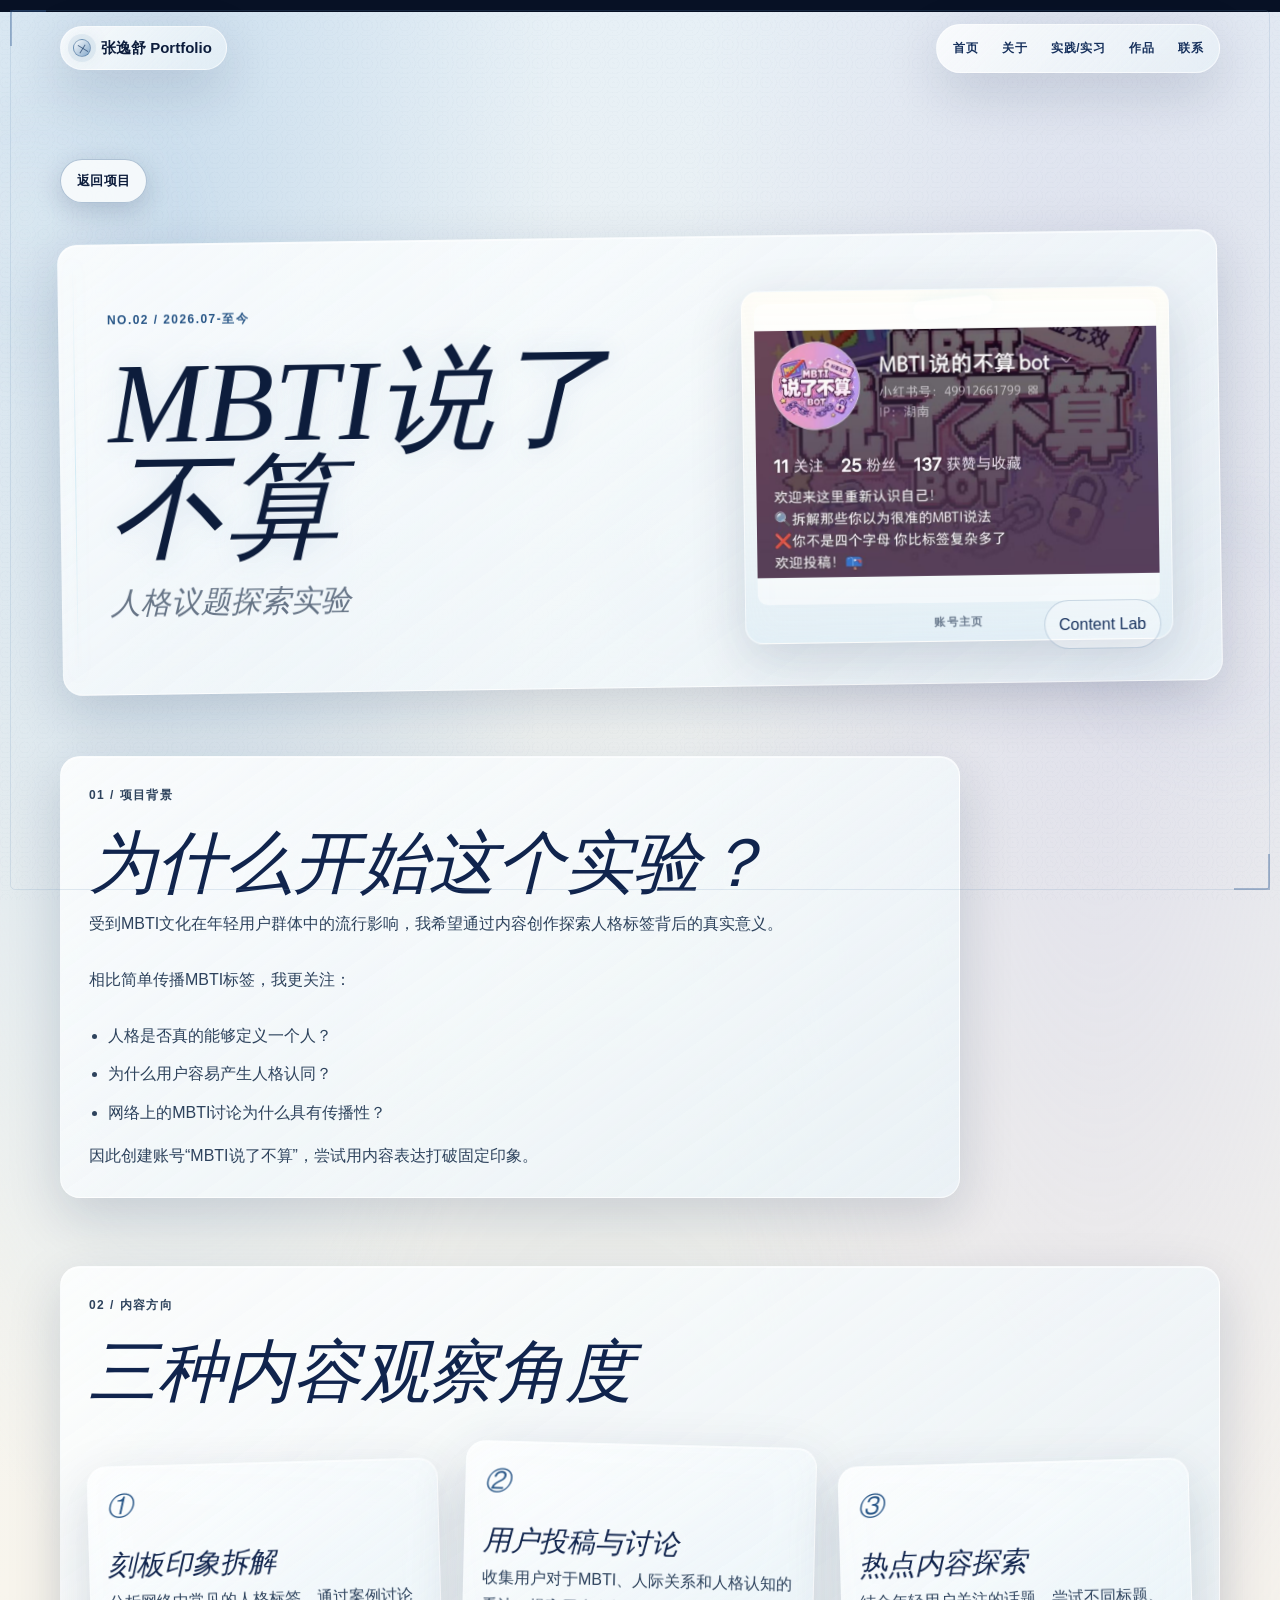
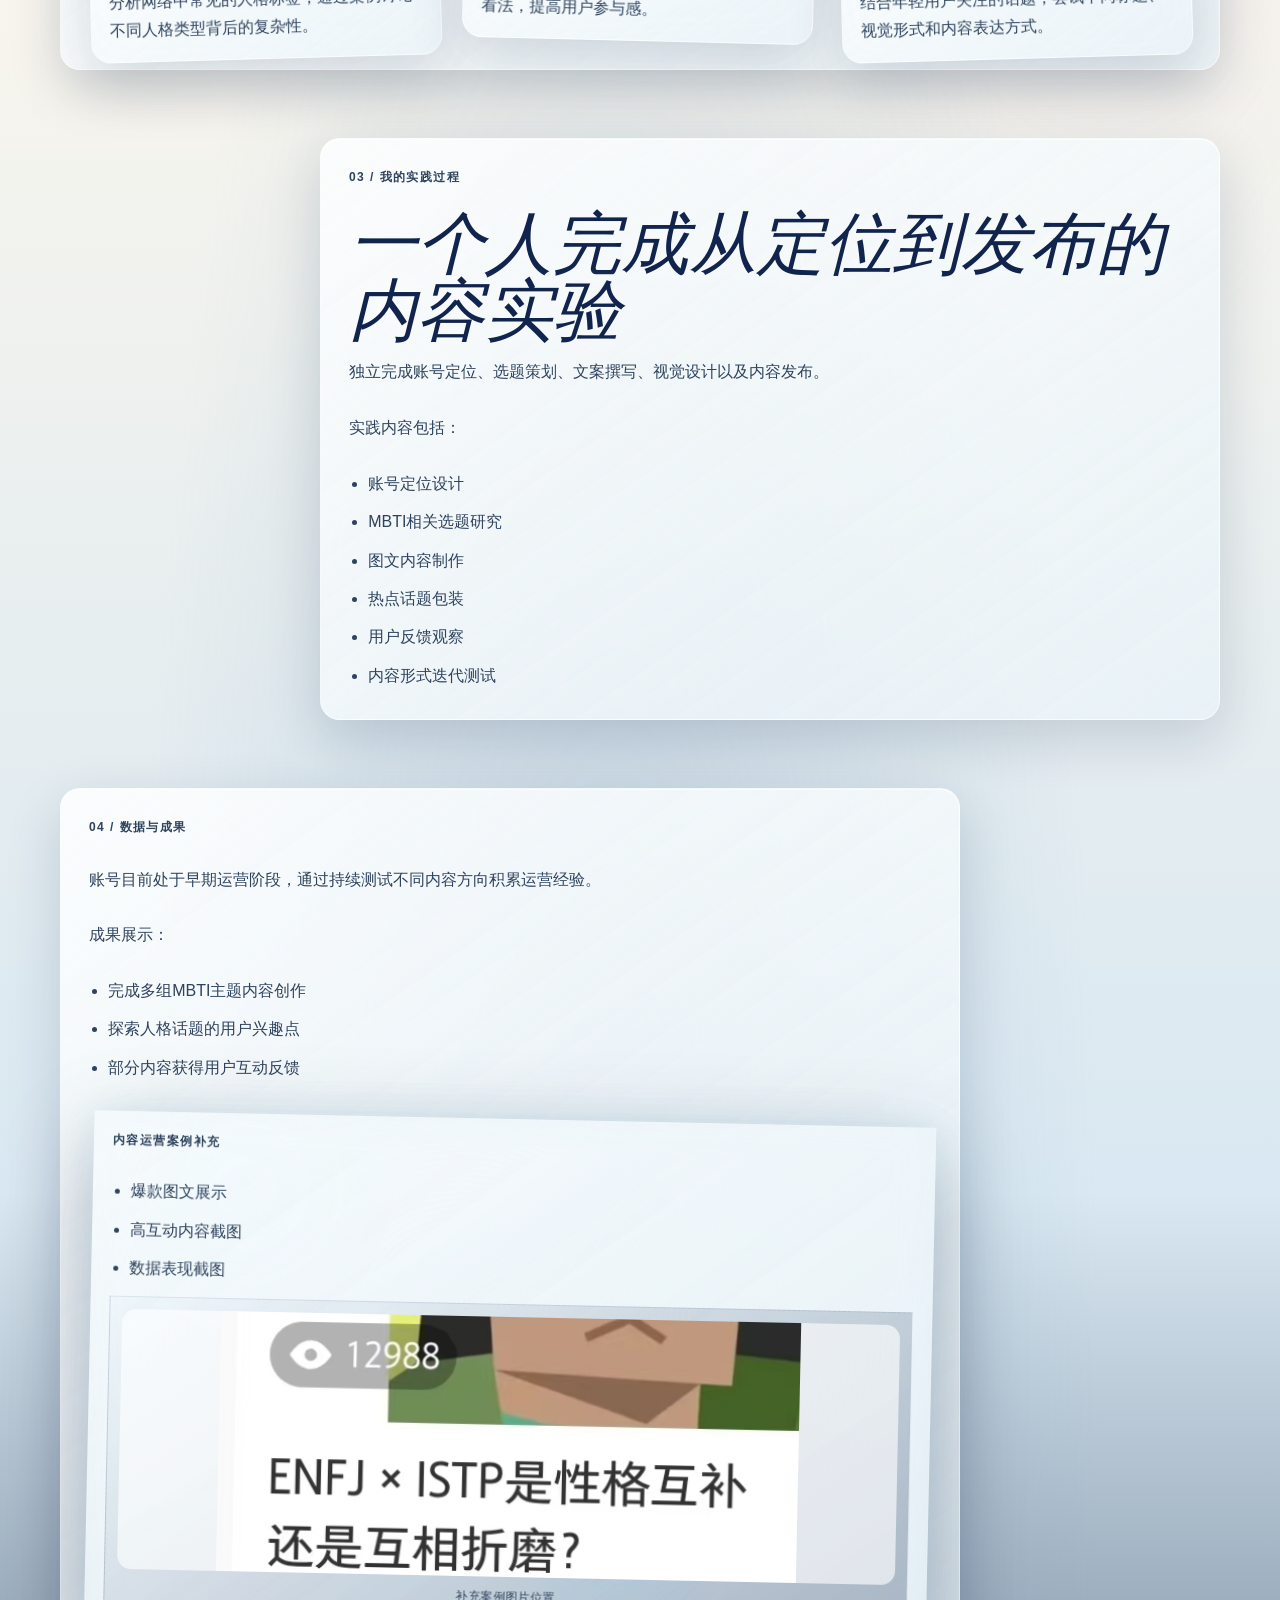
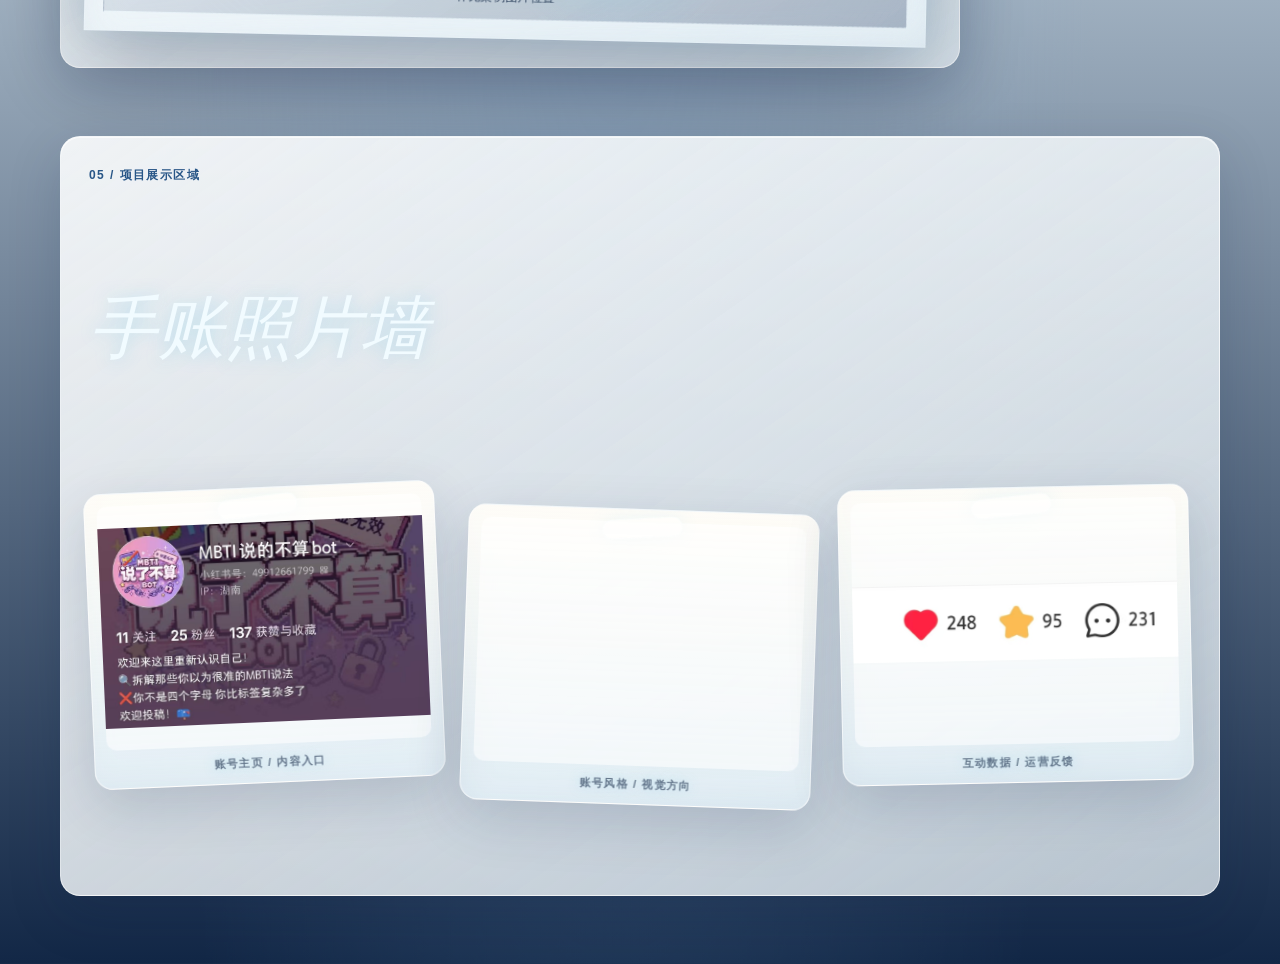
<file: mbti.html>
﻿<!doctype html>
<html lang="zh-CN">
  <head>
    <meta charset="UTF-8" />
    <meta name="viewport" content="width=device-width, initial-scale=1.0" />
    <title>MBTI说了不算｜张逸舒作品集</title>
    <link rel="stylesheet" href="./styles.css" />
  </head>
  <body>
    <div class="riso-grain" aria-hidden="true"></div>
    <header class="site-header">
      <a class="brand" href="./index.html"><span class="brand-dot"></span><span data-bind="name">张逸舒作品集</span></a>
      <nav class="nav" aria-label="作品集导航">
        <a href="./index.html">首页</a>
        <a href="./about.html">关于</a>
        <a href="./projects.html">实践/实习</a>
        <a href="./works.html">作品</a>
        <a href="./contact.html">联系</a>
      </nav>
    </header>

    <main>
      <article class="page project-detail-page archive-project mbti-archive">
        <a class="back-link" href="./projects.html">返回项目</a>

        <section class="archive-cover mbti-cover" aria-labelledby="mbti-title">
          <div class="archive-cover-copy">
            <p class="eyebrow">NO.02 / 2026.07-至今</p>
            <h1 id="mbti-title">MBTI说了不算</h1>
            <p>人格议题探索实验</p>
          </div>
          <figure class="project-photo hero-photo">
            <img src="./assets/projects/mbti/account-home.jpg" alt="MBTI说了不算账号主页截图" loading="lazy" decoding="async" />
            <figcaption>账号主页</figcaption>
          </figure>
          <div class="archive-sticker">Content Lab</div>
        </section>

        <section class="archive-note wide-note">
          <p class="eyebrow">01 / 项目背景</p>
          <h2>为什么开始这个实验？</h2>
          <p>
            受到MBTI文化在年轻用户群体中的流行影响，我希望通过内容创作探索人格标签背后的真实意义。
          </p>
          <p>相比简单传播MBTI标签，我更关注：</p>
          <ul>
            <li>人格是否真的能够定义一个人？</li>
            <li>为什么用户容易产生人格认同？</li>
            <li>网络上的MBTI讨论为什么具有传播性？</li>
          </ul>
          <p>因此创建账号“MBTI说了不算”，尝试用内容表达打破固定印象。</p>
        </section>

        <section class="archive-process content-directions" aria-labelledby="direction-title">
          <p class="eyebrow">02 / 内容方向</p>
          <h2 id="direction-title">三种内容观察角度</h2>
          <div class="process-board direction-cards">
            <article>
              <span>①</span>
              <h3>刻板印象拆解</h3>
              <p>分析网络中常见的人格标签，通过案例讨论不同人格类型背后的复杂性。</p>
            </article>
            <article>
              <span>②</span>
              <h3>用户投稿与讨论</h3>
              <p>收集用户对于MBTI、人际关系和人格认知的看法，提高用户参与感。</p>
            </article>
            <article>
              <span>③</span>
              <h3>热点内容探索</h3>
              <p>结合年轻用户关注的话题，尝试不同标题、视觉形式和内容表达方式。</p>
            </article>
          </div>
        </section>

        <section class="archive-note role-note">
          <p class="eyebrow">03 / 我的实践过程</p>
          <h2>一个人完成从定位到发布的内容实验</h2>
          <p>独立完成账号定位、选题策划、文案撰写、视觉设计以及内容发布。</p>
          <p>实践内容包括：</p>
          <ul>
            <li>账号定位设计</li>
            <li>MBTI相关选题研究</li>
            <li>图文内容制作</li>
            <li>热点话题包装</li>
            <li>用户反馈观察</li>
            <li>内容形式迭代测试</li>
          </ul>
        </section>

        <section class="archive-note result-note">
          <p class="eyebrow">04 / 数据与成果</p>
          <p>账号目前处于早期运营阶段，通过持续测试不同内容方向积累运营经验。</p>
          <p>成果展示：</p>
          <ul>
            <li>完成多组MBTI主题内容创作</li>
            <li>探索人格话题的用户兴趣点</li>
            <li>部分内容获得用户互动反馈</li>
          </ul>
          <div class="supplement-card">
            <p class="eyebrow">内容运营案例补充</p>
            <ul>
              <li>爆款图文展示</li>
              <li>高互动内容截图</li>
              <li>数据表现截图</li>
            </ul>
            <div class="mini-placeholder mbti-display-frame">
              <img src="./assets/projects/mbti/mbti-display.jpg" alt="MBTI内容运营案例补充截图" loading="lazy" decoding="async" />
              <span>补充案例图片位置</span>
            </div>
          </div>
        </section>

        <section class="archive-gallery" aria-labelledby="gallery-title">
          <p class="eyebrow">05 / 项目展示区域</p>
          <h2 id="gallery-title">手账照片墙</h2>
          <div class="photo-wall three-photo-wall">
            <figure class="project-photo">
              <img src="./assets/projects/mbti/account-home.jpg" alt="MBTI账号主页截图" loading="lazy" decoding="async" />
              <figcaption>账号主页 / 内容入口</figcaption>
            </figure>
            <figure class="project-photo">
              <img src="./assets/projects/mbti/account-style.jpg" alt="MBTI账号风格截图" loading="lazy" decoding="async" />
              <figcaption>账号风格 / 视觉方向</figcaption>
            </figure>
            <figure class="project-photo">
              <img src="./assets/projects/mbti/interaction-data.jpg" alt="MBTI账号互动数据截图" loading="lazy" decoding="async" />
              <figcaption>互动数据 / 运营反馈</figcaption>
            </figure>
          </div>
        </section>
      </article>
    </main>

    <script src="./assets/vendor/lenis.min.js" defer></script>
    <script src="./assets/vendor/gsap.min.js" defer></script>
    <script src="./assets/vendor/ScrollTrigger.min.js" defer></script>
    <script src="./data.js" defer></script>
    <script src="./script.js" defer></script>
    <script src="./motion.js" defer></script>
  </body>
</html>
</file>
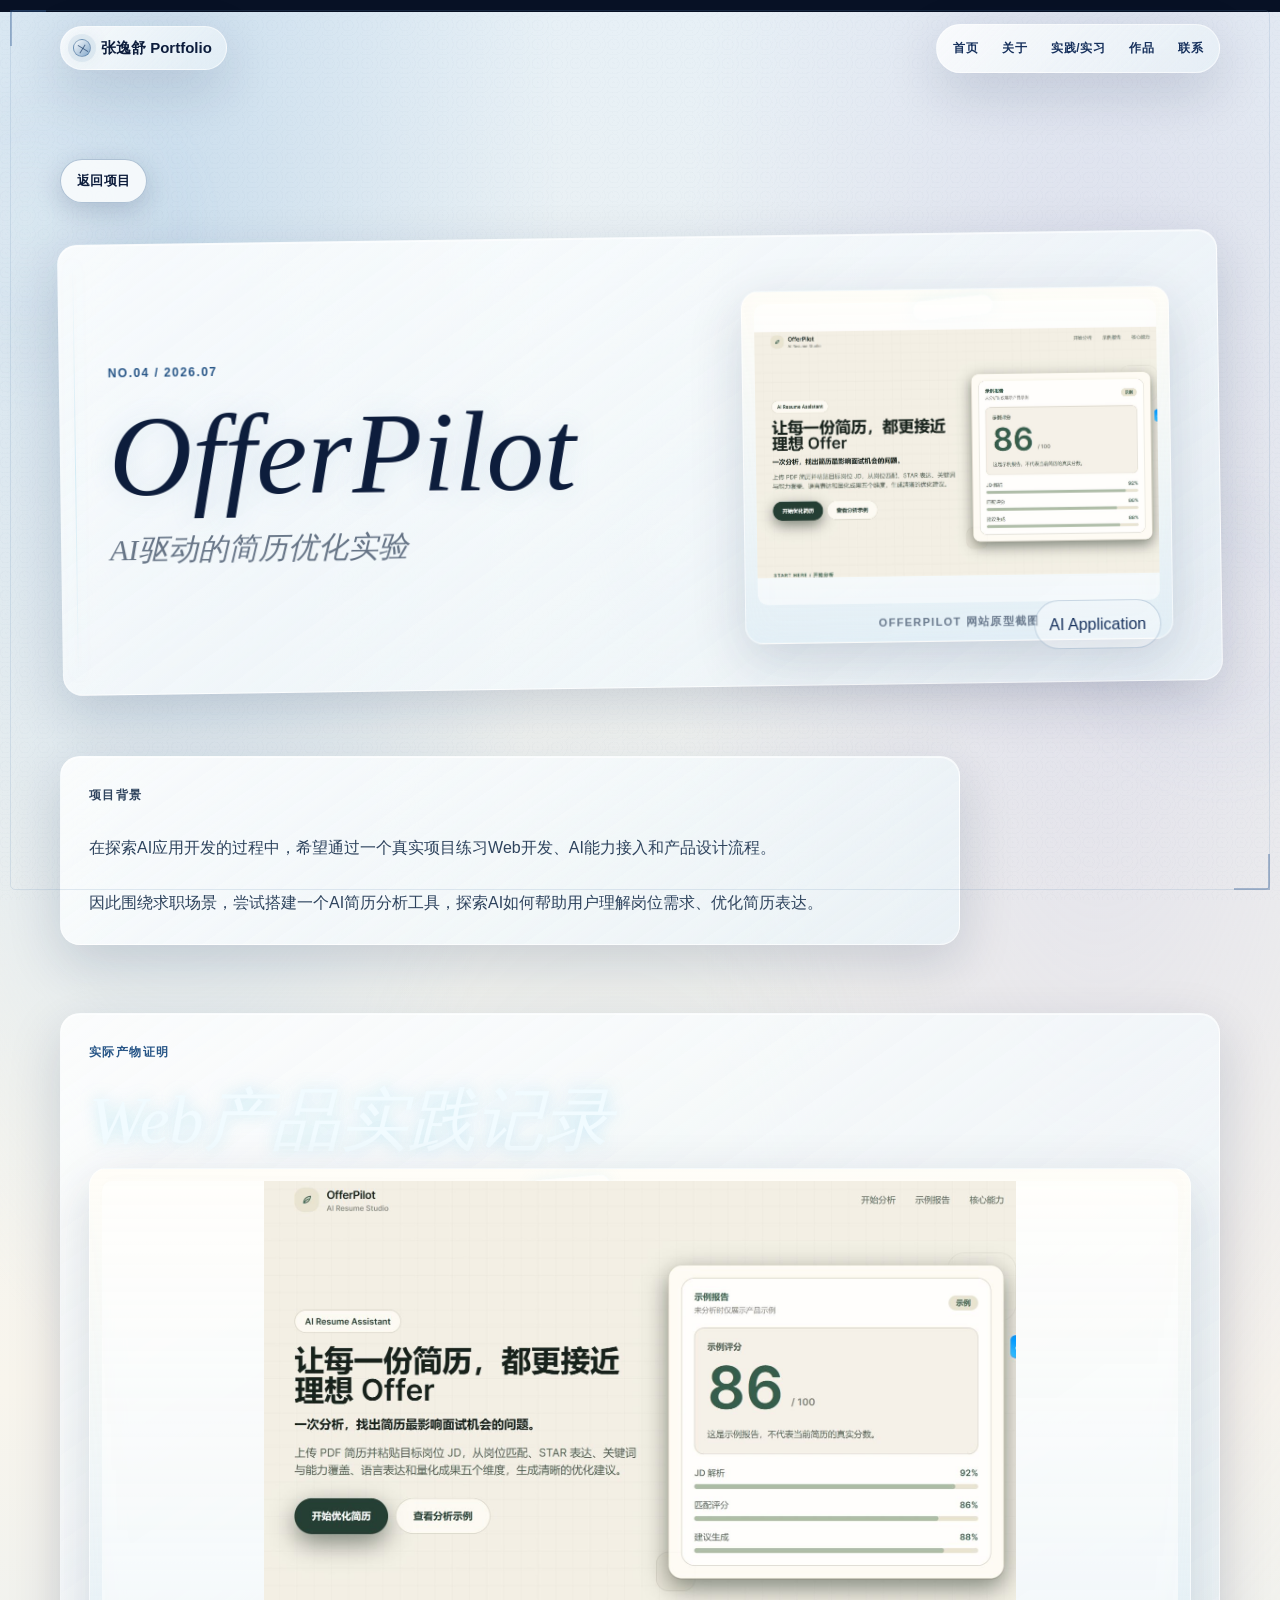
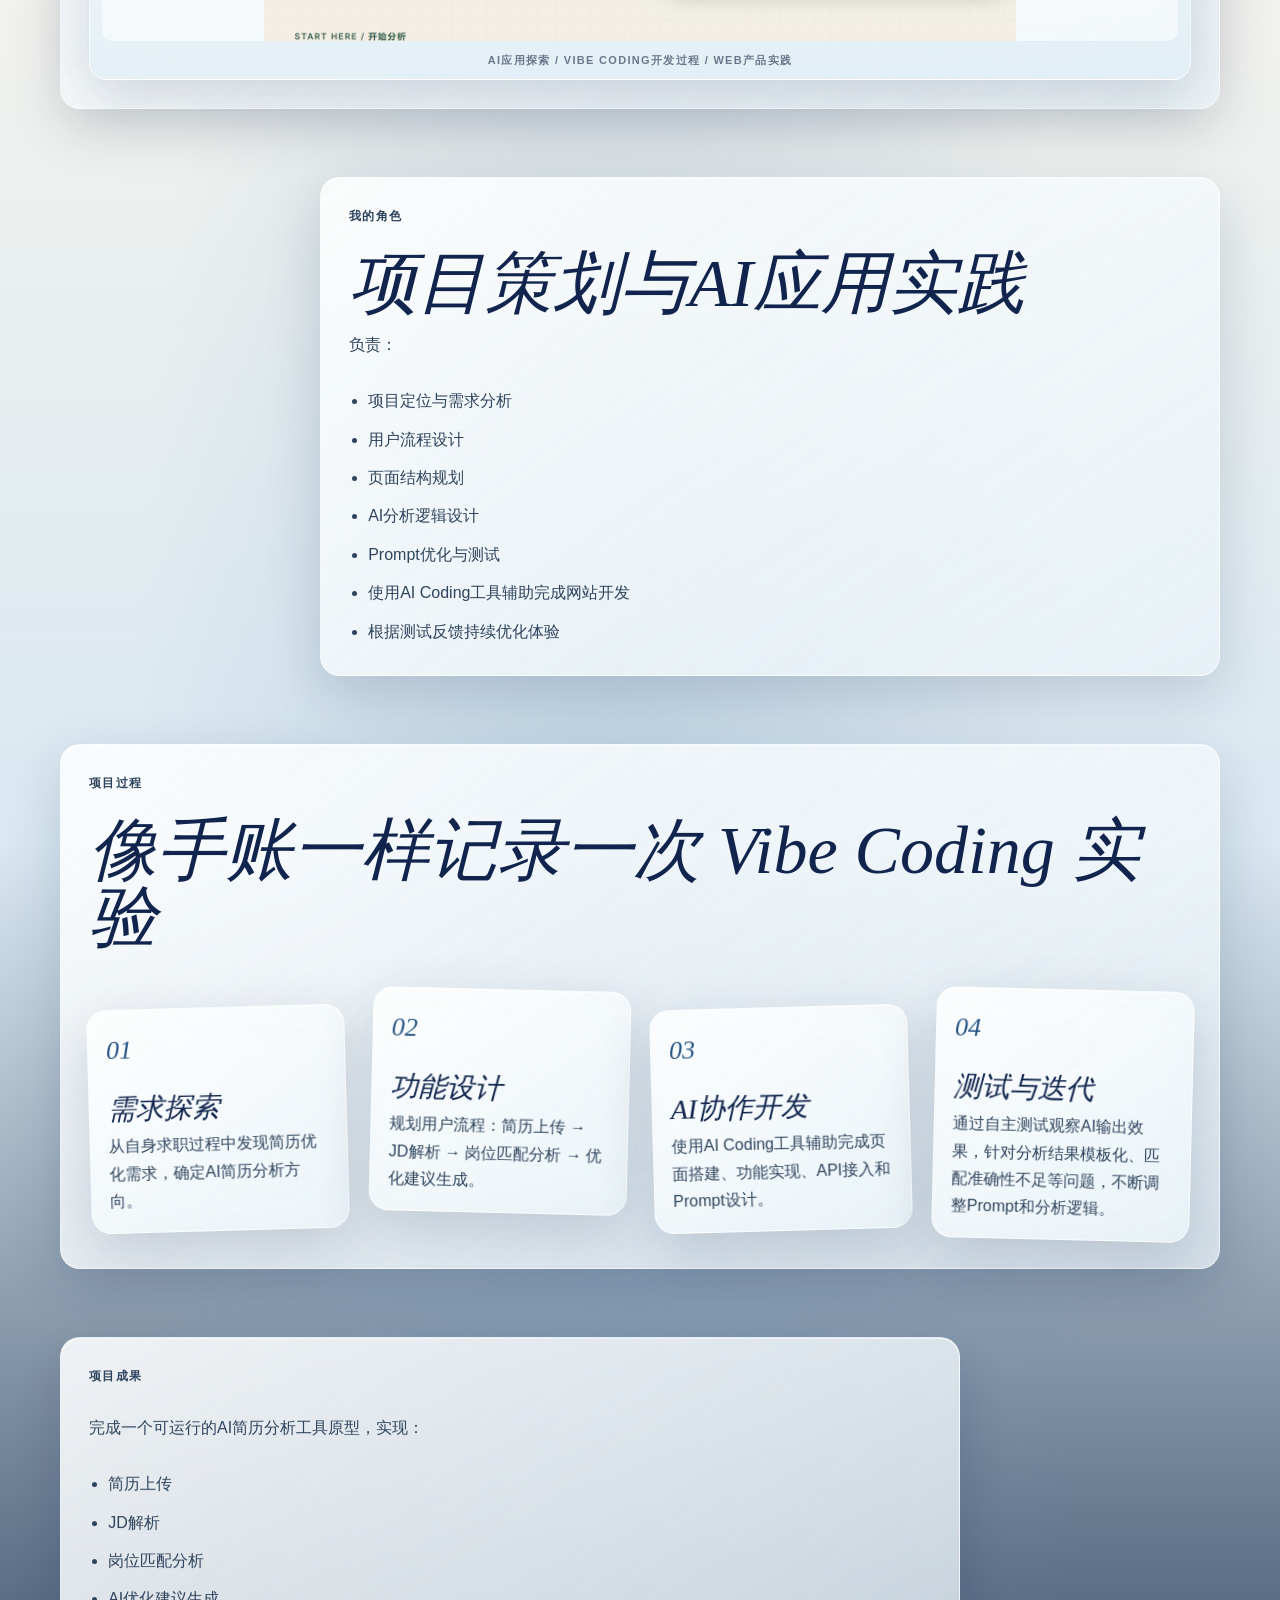
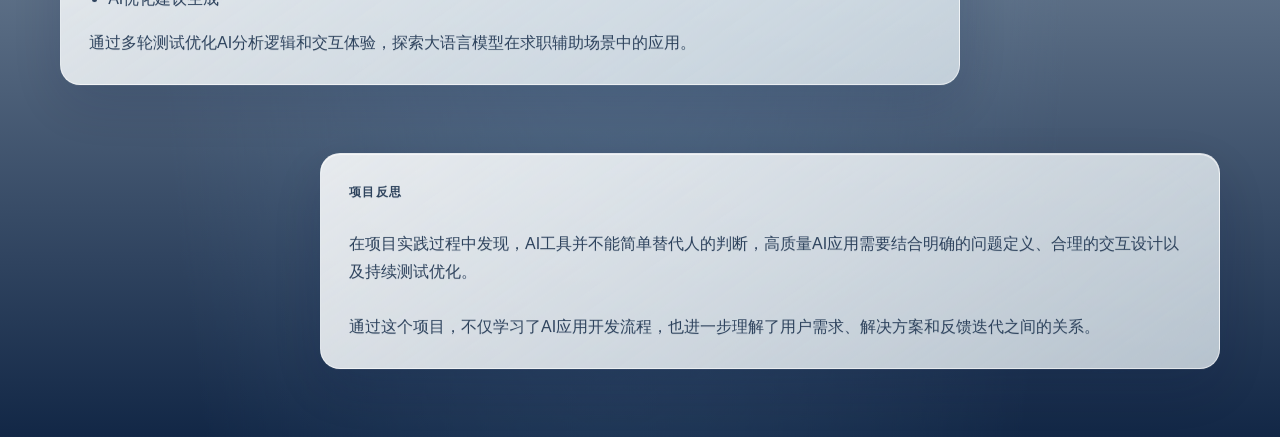
<file: offerpilot.html>
﻿<!doctype html>
<html lang="zh-CN">
  <head>
    <meta charset="UTF-8" />
    <meta name="viewport" content="width=device-width, initial-scale=1.0" />
    <title>OfferPilot｜张逸舒作品集</title>
    <link rel="stylesheet" href="./styles.css" />
  </head>
  <body>
    <div class="riso-grain" aria-hidden="true"></div>
    <header class="site-header">
      <a class="brand" href="./index.html"><span class="brand-dot"></span><span data-bind="name">张逸舒作品集</span></a>
      <nav class="nav" aria-label="作品集导航">
        <a href="./index.html">首页</a>
        <a href="./about.html">关于</a>
        <a href="./projects.html">实践/实习</a>
        <a href="./works.html">作品</a>
        <a href="./contact.html">联系</a>
      </nav>
    </header>

    <main>
      <article class="page project-detail-page archive-project">
        <a class="back-link" href="./projects.html">返回项目</a>

        <section class="archive-cover" aria-labelledby="offerpilot-title">
          <div class="archive-cover-copy">
            <p class="eyebrow">NO.04 / 2026.07</p>
            <h1 id="offerpilot-title">OfferPilot</h1>
            <p>AI驱动的简历优化实验</p>
          </div>
          <figure class="project-photo hero-photo">
            <img src="./assets/projects/offerpilot/website-optimized.jpg" alt="OfferPilot 网站原型截图" loading="lazy" decoding="async" />
            <figcaption>OfferPilot 网站原型截图</figcaption>
          </figure>
          <div class="archive-sticker">AI Application</div>
        </section>

        <section class="archive-note wide-note">
          <p class="eyebrow">项目背景</p>
          <p>
            在探索AI应用开发的过程中，希望通过一个真实项目练习Web开发、AI能力接入和产品设计流程。
          </p>
          <p>
            因此围绕求职场景，尝试搭建一个AI简历分析工具，探索AI如何帮助用户理解岗位需求、优化简历表达。
          </p>
        </section>

        <section class="archive-gallery proof-gallery compact-gallery">
          <p class="eyebrow">实际产物证明</p>
          <h2>Web产品实践记录</h2>
          <figure class="project-photo wide-photo">
            <img src="./assets/projects/offerpilot/website-optimized.jpg" alt="OfferPilot AI简历分析工具界面" loading="lazy" decoding="async" />
            <figcaption>AI应用探索 / Vibe Coding开发过程 / Web产品实践</figcaption>
          </figure>
        </section>

        <section class="archive-note role-note">
          <p class="eyebrow">我的角色</p>
          <h2>项目策划与AI应用实践</h2>
          <p>负责：</p>
          <ul>
            <li>项目定位与需求分析</li>
            <li>用户流程设计</li>
            <li>页面结构规划</li>
            <li>AI分析逻辑设计</li>
            <li>Prompt优化与测试</li>
            <li>使用AI Coding工具辅助完成网站开发</li>
            <li>根据测试反馈持续优化体验</li>
          </ul>
        </section>

        <section class="archive-process" aria-labelledby="process-title">
          <p class="eyebrow">项目过程</p>
          <h2 id="process-title">像手账一样记录一次 Vibe Coding 实验</h2>
          <div class="process-board">
            <article>
              <span>01</span>
              <h3>需求探索</h3>
              <p>从自身求职过程中发现简历优化需求，确定AI简历分析方向。</p>
            </article>
            <article>
              <span>02</span>
              <h3>功能设计</h3>
              <p>规划用户流程：简历上传 → JD解析 → 岗位匹配分析 → 优化建议生成。</p>
            </article>
            <article>
              <span>03</span>
              <h3>AI协作开发</h3>
              <p>使用AI Coding工具辅助完成页面搭建、功能实现、API接入和Prompt设计。</p>
            </article>
            <article>
              <span>04</span>
              <h3>测试与迭代</h3>
              <p>
                通过自主测试观察AI输出效果，针对分析结果模板化、匹配准确性不足等问题，不断调整Prompt和分析逻辑。
              </p>
            </article>
          </div>
        </section>

        <section class="archive-note result-note">
          <p class="eyebrow">项目成果</p>
          <p>完成一个可运行的AI简历分析工具原型，实现：</p>
          <ul>
            <li>简历上传</li>
            <li>JD解析</li>
            <li>岗位匹配分析</li>
            <li>AI优化建议生成</li>
          </ul>
          <p>
            通过多轮测试优化AI分析逻辑和交互体验，探索大语言模型在求职辅助场景中的应用。
          </p>
        </section>

        <section class="archive-note reflection-note">
          <p class="eyebrow">项目反思</p>
          <p>
            在项目实践过程中发现，AI工具并不能简单替代人的判断，高质量AI应用需要结合明确的问题定义、合理的交互设计以及持续测试优化。
          </p>
          <p>
            通过这个项目，不仅学习了AI应用开发流程，也进一步理解了用户需求、解决方案和反馈迭代之间的关系。
          </p>
        </section>
      </article>
    </main>

    <script src="./assets/vendor/lenis.min.js" defer></script>
    <script src="./assets/vendor/gsap.min.js" defer></script>
    <script src="./assets/vendor/ScrollTrigger.min.js" defer></script>
    <script src="./data.js" defer></script>
    <script src="./script.js" defer></script>
    <script src="./motion.js" defer></script>
  </body>
</html>
</file>
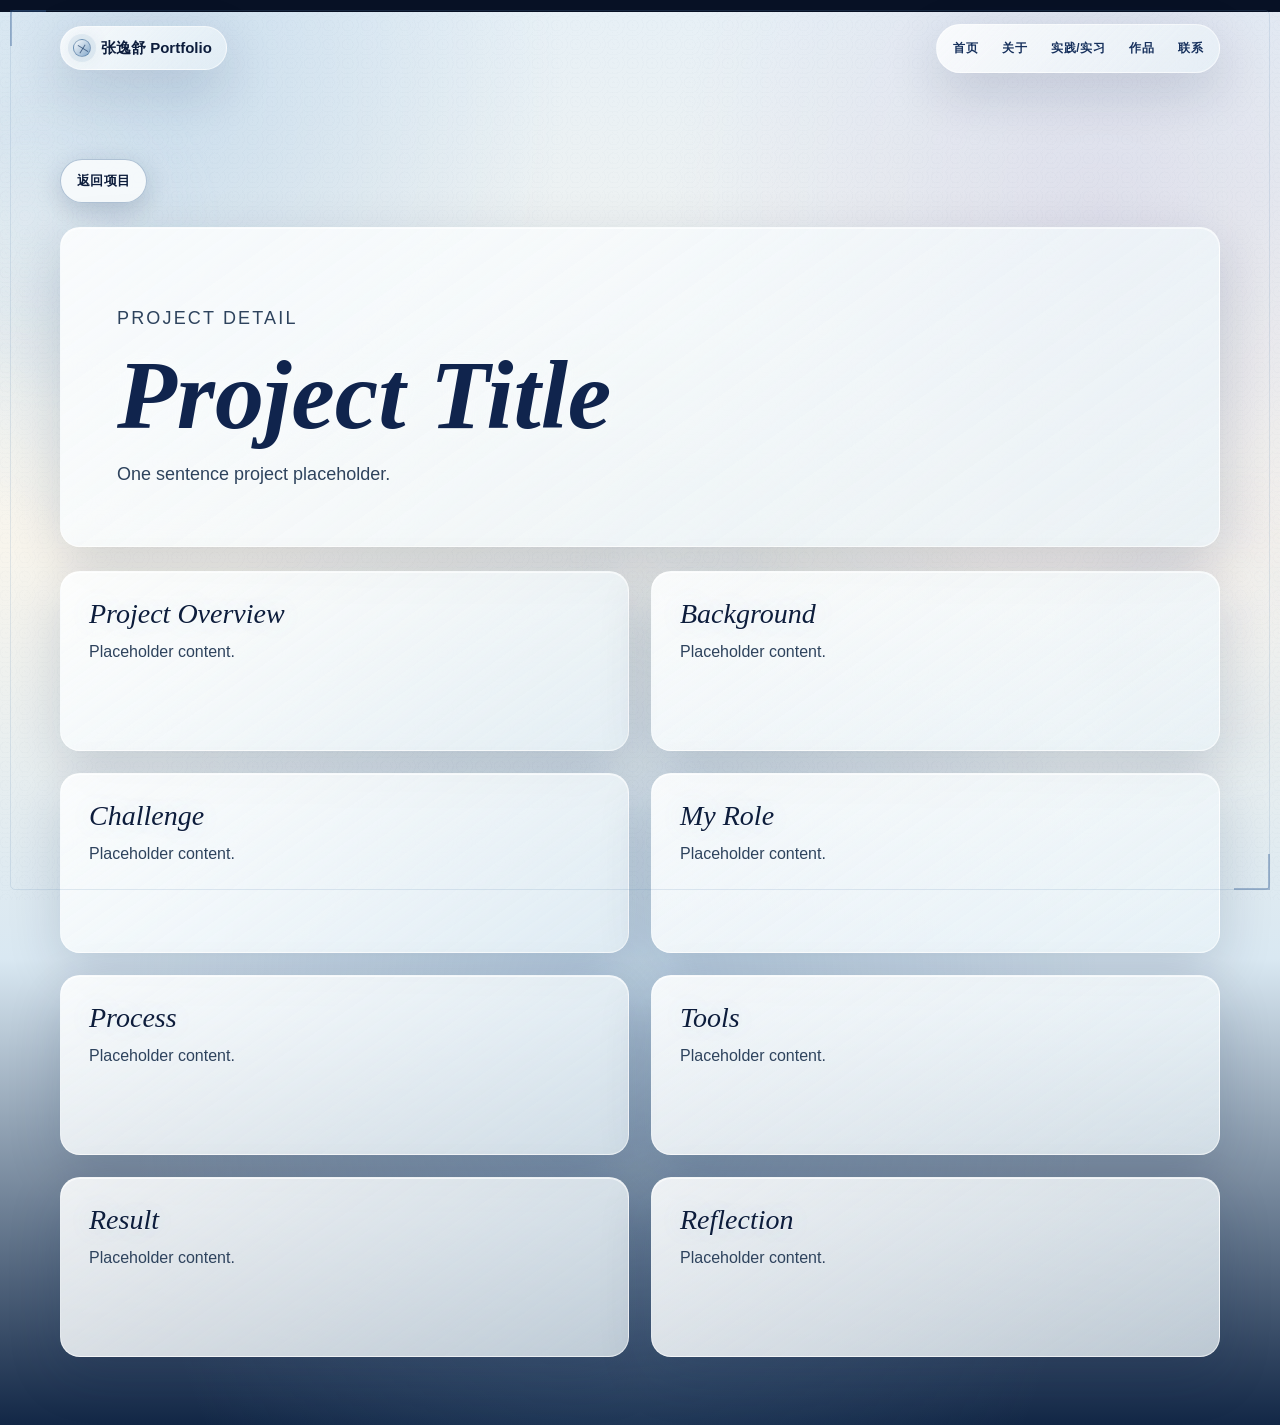
<file: project.html>
﻿<!doctype html>
<html lang="zh-CN">
  <head>
    <meta charset="UTF-8" />
    <meta name="viewport" content="width=device-width, initial-scale=1.0" />
    <title>项目详情｜张逸舒作品集</title>
    <link rel="stylesheet" href="./styles.css" />
  </head>
  <body>
    <div class="riso-grain" aria-hidden="true"></div>
    <header class="site-header">
      <a class="brand" href="./index.html"><span class="brand-dot"></span><span data-bind="name">张逸舒作品集</span></a>
      <nav class="nav" aria-label="作品集导航">
        <a href="./index.html">首页</a>
        <a href="./about.html">关于</a>
        <a href="./projects.html">实践/实习</a>
        <a href="./works.html">作品</a>
        <a href="./contact.html">联系</a>
      </nav>
    </header>

    <main>
      <article class="page project-detail-page">
        <a class="back-link" href="./projects.html">返回项目</a>
        <div class="project-hero paper-sheet">
          <p class="eyebrow">Project Detail</p>
          <h1>Project Title</h1>
          <p>One sentence project placeholder.</p>
        </div>
        <div class="detail-sections">
          <section><h2>Project Overview</h2><p>Placeholder content.</p></section>
          <section><h2>Background</h2><p>Placeholder content.</p></section>
          <section><h2>Challenge</h2><p>Placeholder content.</p></section>
          <section><h2>My Role</h2><p>Placeholder content.</p></section>
          <section><h2>Process</h2><p>Placeholder content.</p></section>
          <section><h2>Tools</h2><p>Placeholder content.</p></section>
          <section><h2>Result</h2><p>Placeholder content.</p></section>
          <section><h2>Reflection</h2><p>Placeholder content.</p></section>
        </div>
      </article>
    </main>

    <script src="./assets/vendor/lenis.min.js" defer></script>
    <script src="./assets/vendor/gsap.min.js" defer></script>
    <script src="./assets/vendor/ScrollTrigger.min.js" defer></script>
    <script src="./data.js" defer></script>
    <script src="./script.js" defer></script>
    <script src="./motion.js" defer></script>
  </body>
</html>
</file>
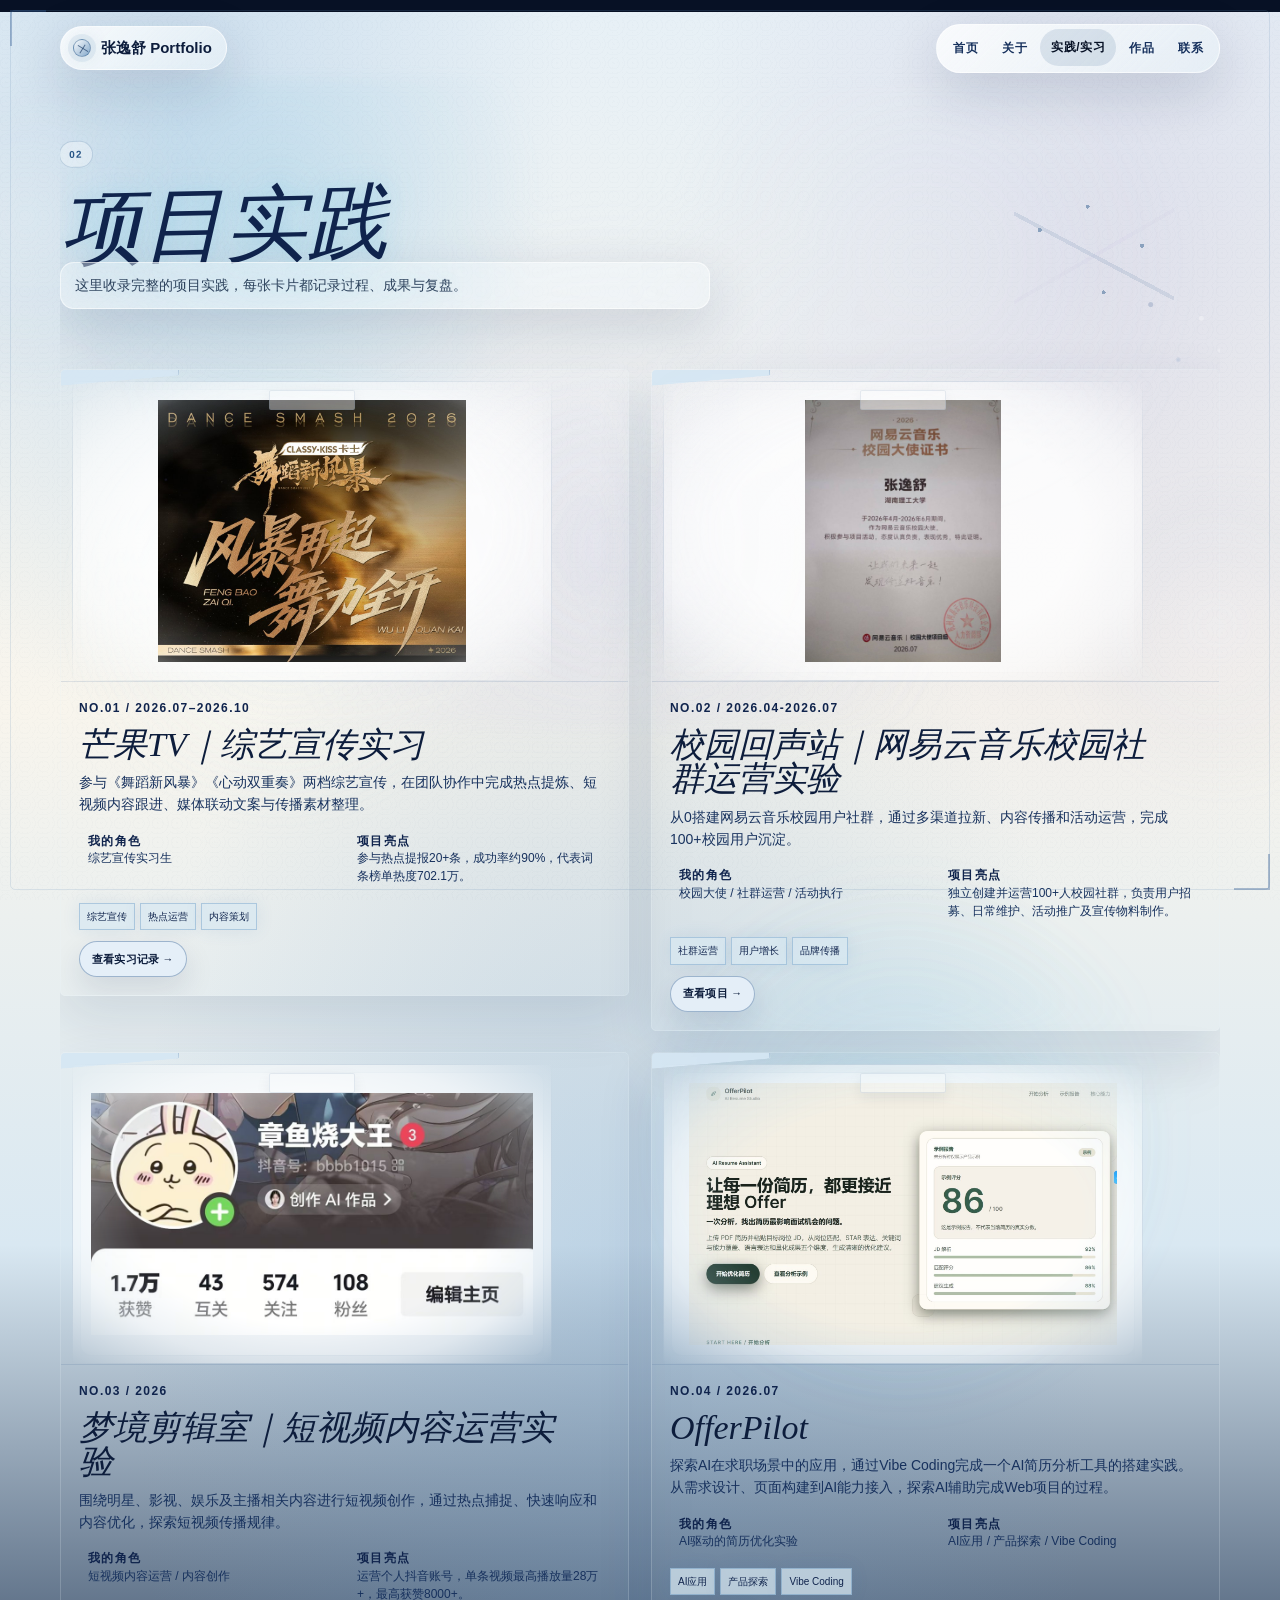
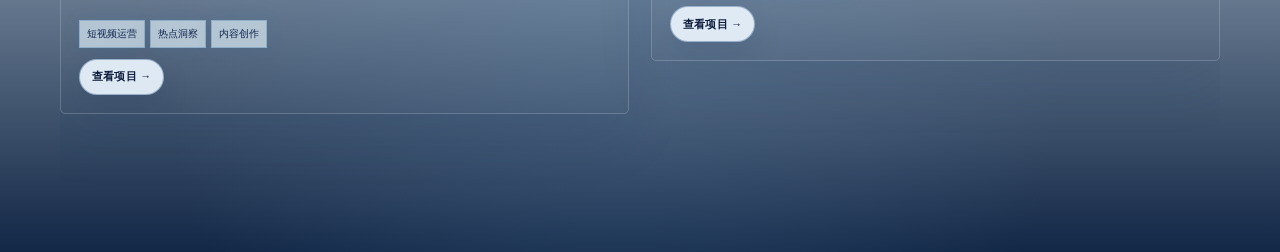
<file: projects.html>
﻿<!doctype html>
<html lang="zh-CN">
  <head>
    <meta charset="UTF-8" />
    <meta name="viewport" content="width=device-width, initial-scale=1.0" />
    <title>项目实践｜张逸舒作品集</title>
    <link rel="stylesheet" href="./styles.css?v=practice-mobile-20261027b" />
  </head>
  <body>
    <div class="riso-grain" aria-hidden="true"></div>
    <header class="site-header">
      <a class="brand" href="./index.html"><span class="brand-dot"></span><span data-bind="name">张逸舒作品集</span></a>
      <nav class="nav" aria-label="作品集导航">
        <a href="./index.html">首页</a>
        <a href="./about.html">关于</a>
        <a aria-current="page" href="./projects.html">实践/实习</a>
        <a href="./works.html">作品</a>
        <a href="./contact.html">联系</a>
      </nav>
    </header>

    <main>
      <section class="page projects-page" aria-labelledby="projects-title">
        <span class="dream-decoration dream-decoration-projects dream-decoration-edge-stars" aria-hidden="true"></span>
        <div class="section-title">
          <span>02</span>
          <h1 id="projects-title">项目实践</h1>
        </div>
        <p class="page-note">这里收录完整的项目实践，每张卡片都记录过程、成果与复盘。</p>
        <div class="project-grid" id="project-grid"></div>
      </section>
    </main>

    <script src="./assets/vendor/lenis.min.js" defer></script>
    <script src="./assets/vendor/gsap.min.js" defer></script>
    <script src="./assets/vendor/ScrollTrigger.min.js" defer></script>
    <script src="./data.js" defer></script>
    <script src="./script.js" defer></script>
    <script src="./motion.js" defer></script>
  </body>
</html>
</file>
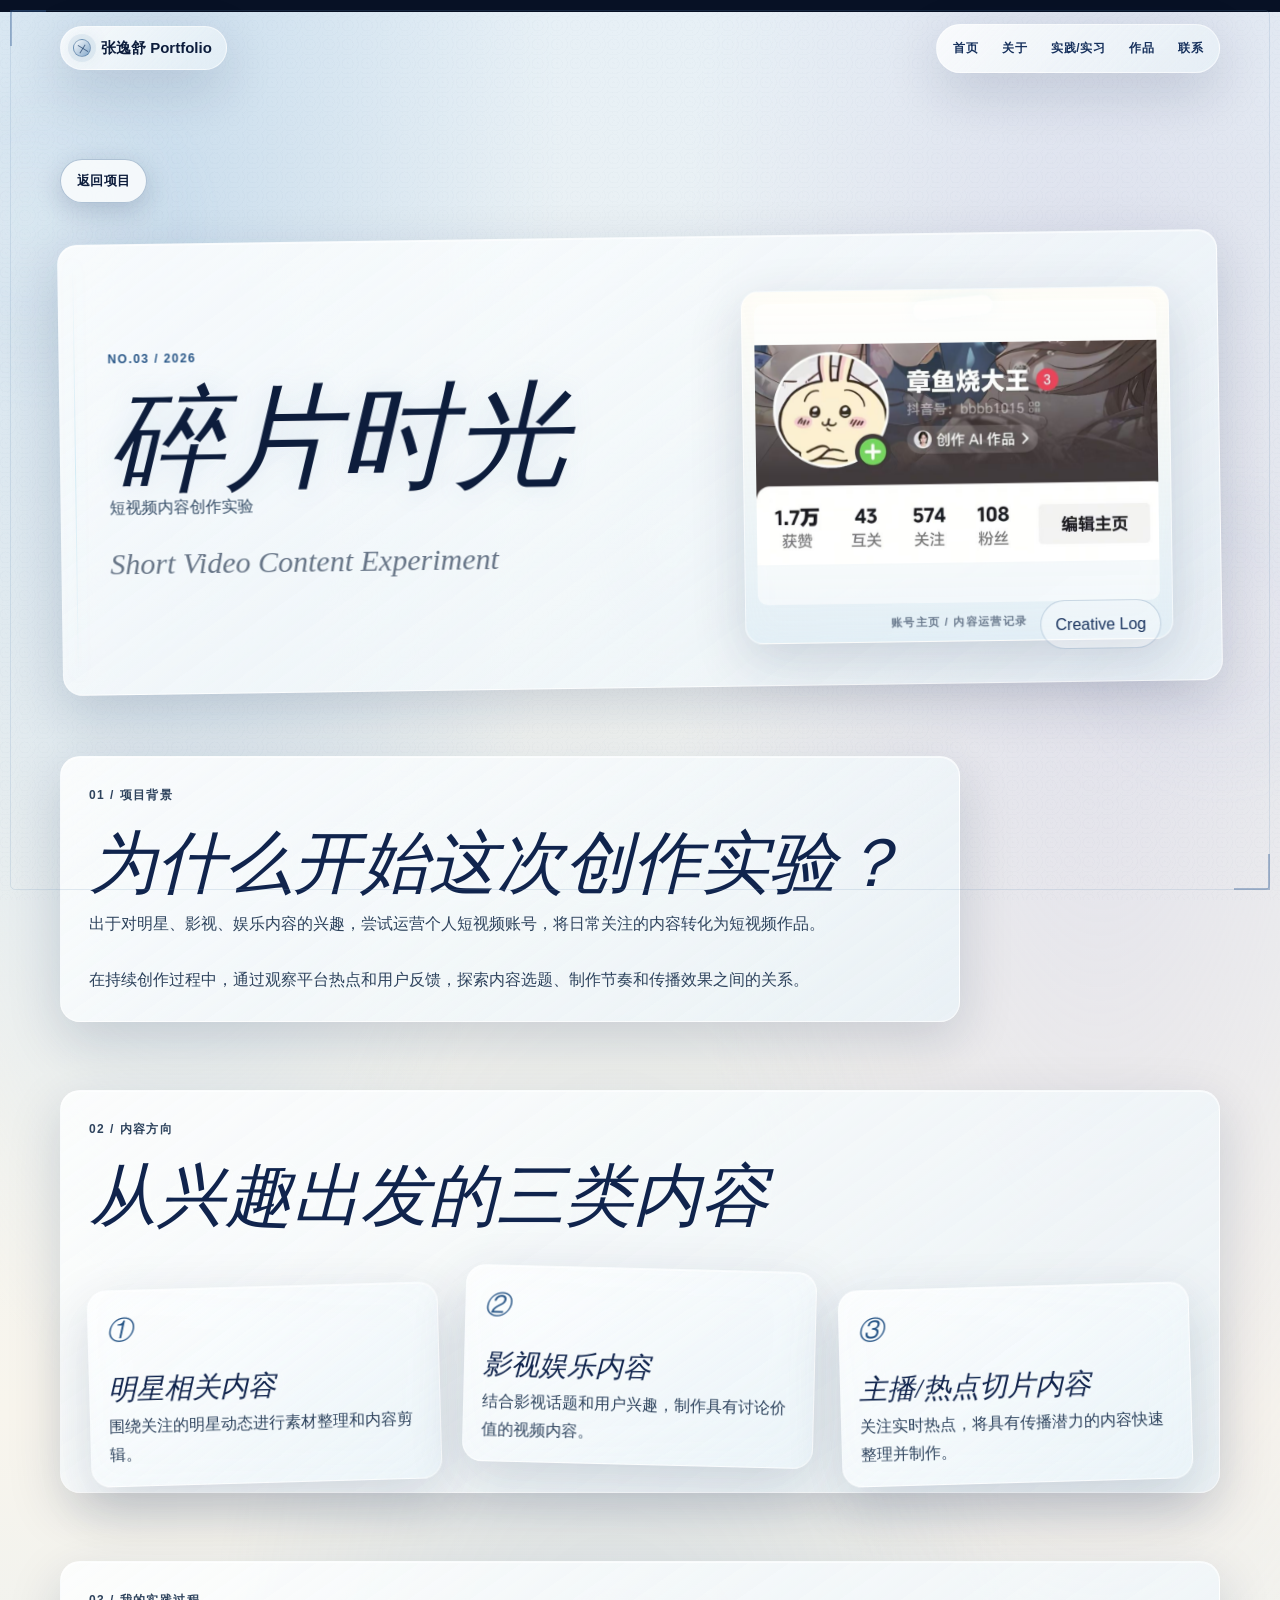
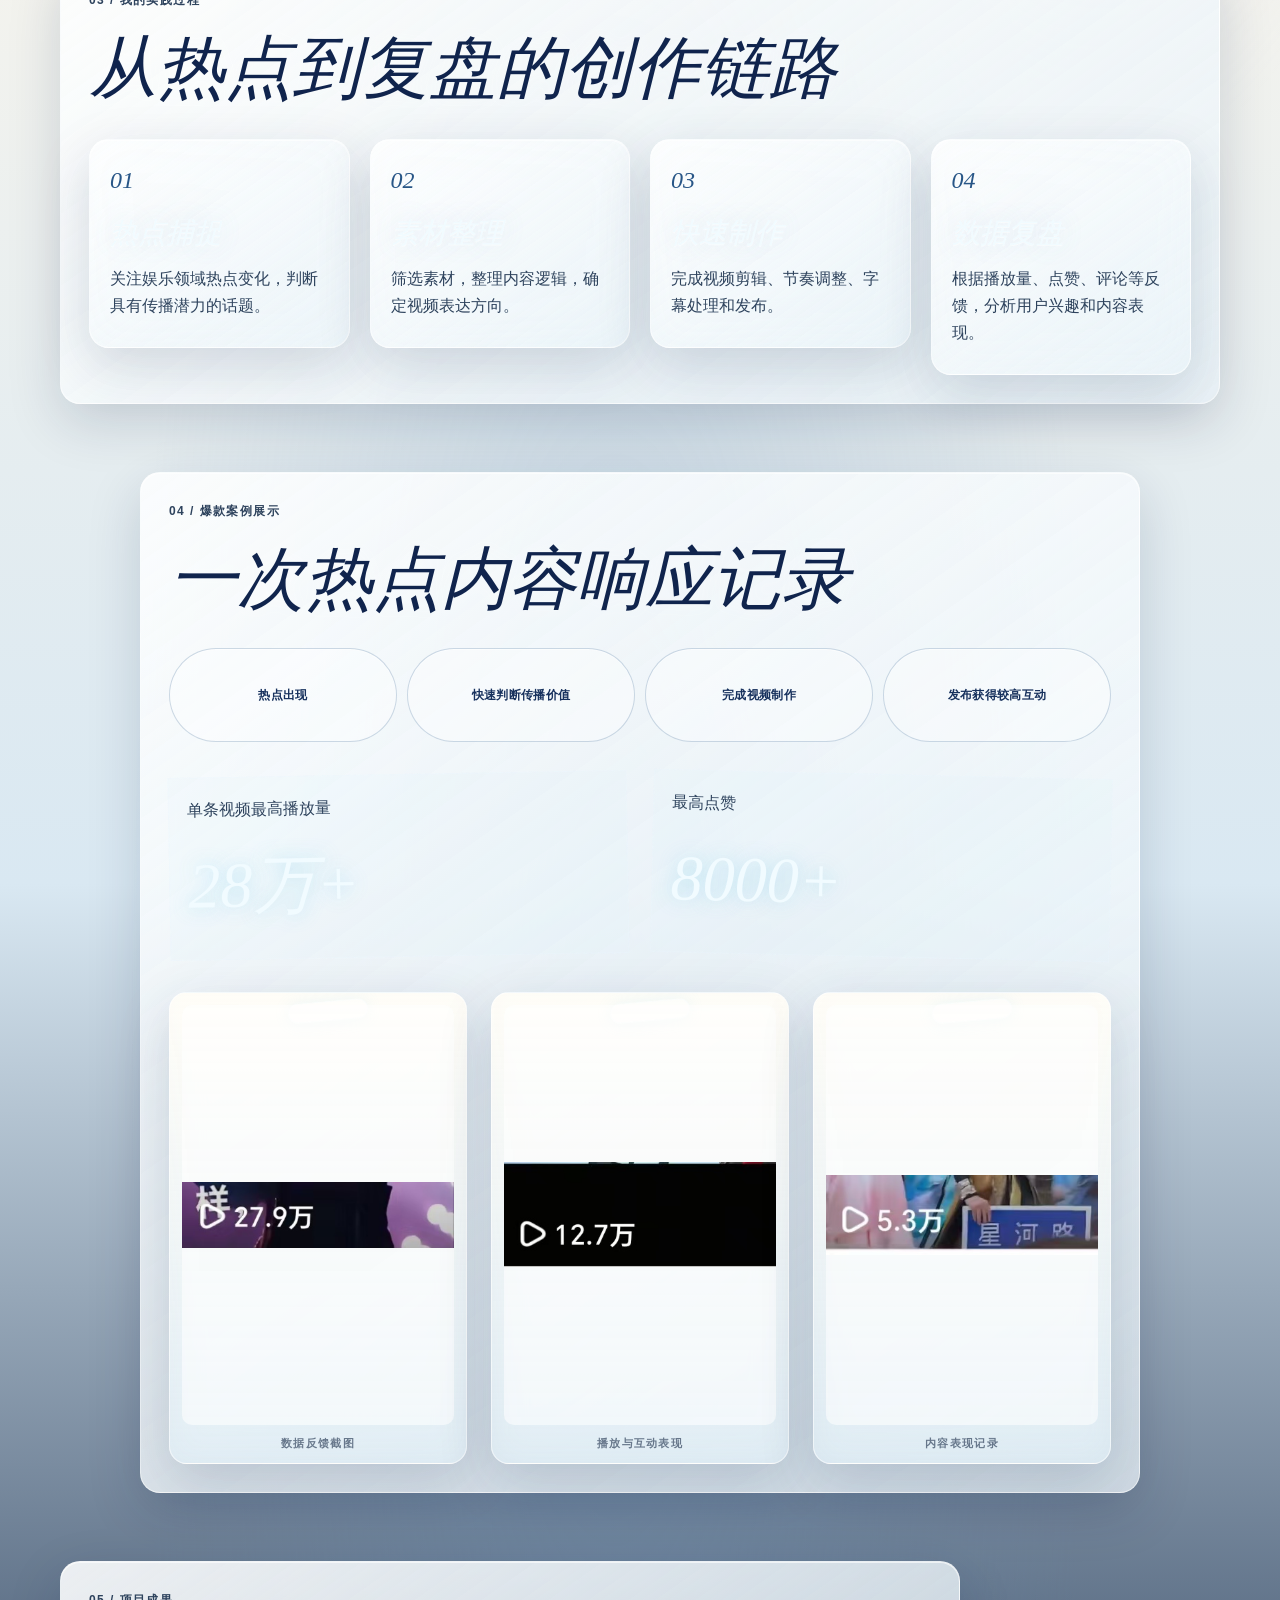
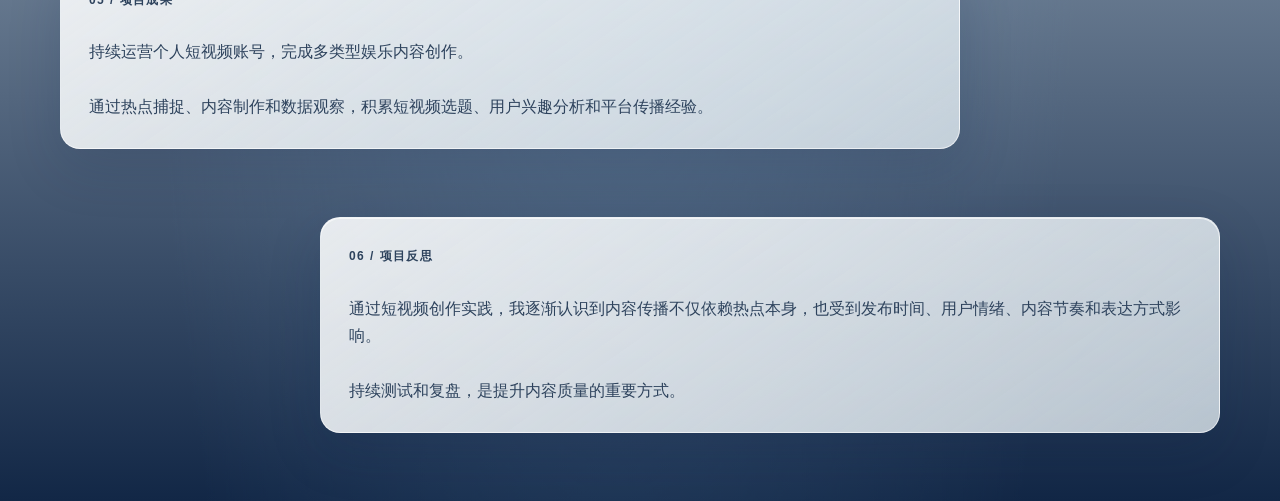
<file: short-video.html>
﻿<!doctype html>
<html lang="zh-CN">
  <head>
    <meta charset="UTF-8" />
    <meta name="viewport" content="width=device-width, initial-scale=1.0" />
    <title>碎片时光｜张逸舒作品集</title>
    <link rel="stylesheet" href="./styles.css" />
  </head>
  <body>
    <div class="riso-grain" aria-hidden="true"></div>
    <header class="site-header">
      <a class="brand" href="./index.html"><span class="brand-dot"></span><span data-bind="name">张逸舒作品集</span></a>
      <nav class="nav" aria-label="作品集导航">
        <a href="./index.html">首页</a>
        <a href="./about.html">关于</a>
        <a href="./projects.html">实践/实习</a>
        <a href="./works.html">作品</a>
        <a href="./contact.html">联系</a>
      </nav>
    </header>

    <main>
      <article class="page project-detail-page archive-project video-archive">
        <a class="back-link" href="./projects.html">返回项目</a>

        <section class="archive-cover video-cover" aria-labelledby="video-title">
          <div class="archive-cover-copy">
            <p class="eyebrow">NO.03 / 2026</p>
            <h1 id="video-title">碎片时光</h1>
            <p>短视频内容创作实验</p>
            <p class="decor-title">Short Video Content Experiment</p>
          </div>
          <figure class="project-photo hero-photo">
            <img src="./assets/projects/short-video/account-home.jpg" alt="短视频账号主页截图" loading="lazy" decoding="async" />
            <figcaption>账号主页 / 内容运营记录</figcaption>
          </figure>
          <div class="archive-sticker">Creative Log</div>
        </section>

        <section class="archive-note wide-note">
          <p class="eyebrow">01 / 项目背景</p>
          <h2>为什么开始这次创作实验？</h2>
          <p>
            出于对明星、影视、娱乐内容的兴趣，尝试运营个人短视频账号，将日常关注的内容转化为短视频作品。
          </p>
          <p>
            在持续创作过程中，通过观察平台热点和用户反馈，探索内容选题、制作节奏和传播效果之间的关系。
          </p>
        </section>

        <section class="archive-process content-directions" aria-labelledby="video-direction-title">
          <p class="eyebrow">02 / 内容方向</p>
          <h2 id="video-direction-title">从兴趣出发的三类内容</h2>
          <div class="process-board direction-cards">
            <article>
              <span>①</span>
              <h3>明星相关内容</h3>
              <p>围绕关注的明星动态进行素材整理和内容剪辑。</p>
            </article>
            <article>
              <span>②</span>
              <h3>影视娱乐内容</h3>
              <p>结合影视话题和用户兴趣，制作具有讨论价值的视频内容。</p>
            </article>
            <article>
              <span>③</span>
              <h3>主播/热点切片内容</h3>
              <p>关注实时热点，将具有传播潜力的内容快速整理并制作。</p>
            </article>
          </div>
        </section>

        <section class="archive-process video-timeline" aria-labelledby="video-process-title">
          <p class="eyebrow">03 / 我的实践过程</p>
          <h2 id="video-process-title">从热点到复盘的创作链路</h2>
          <div class="timeline-notes">
            <article>
              <span>01</span>
              <h3>热点捕捉</h3>
              <p>关注娱乐领域热点变化，判断具有传播潜力的话题。</p>
            </article>
            <article>
              <span>02</span>
              <h3>素材整理</h3>
              <p>筛选素材，整理内容逻辑，确定视频表达方向。</p>
            </article>
            <article>
              <span>03</span>
              <h3>快速制作</h3>
              <p>完成视频剪辑、节奏调整、字幕处理和发布。</p>
            </article>
            <article>
              <span>04</span>
              <h3>数据复盘</h3>
              <p>根据播放量、点赞、评论等反馈，分析用户兴趣和内容表现。</p>
            </article>
          </div>
        </section>

        <section class="archive-note viral-note">
          <p class="eyebrow">04 / 爆款案例展示</p>
          <h2>一次热点内容响应记录</h2>
          <div class="response-flow">
            <span>热点出现</span>
            <span>快速判断传播价值</span>
            <span>完成视频制作</span>
            <span>发布获得较高互动</span>
          </div>
          <div class="metric-notes">
            <div><p>单条视频最高播放量</p><strong>28万+</strong></div>
            <div><p>最高点赞</p><strong>8000+</strong></div>
          </div>
          <div class="case-placeholders image-cases">
            <figure class="project-photo">
              <img src="./assets/projects/short-video/data-1.jpg" alt="短视频数据截图 1" loading="lazy" decoding="async" />
              <figcaption>数据反馈截图</figcaption>
            </figure>
            <figure class="project-photo">
              <img src="./assets/projects/short-video/data-2.jpg" alt="短视频数据截图 2" loading="lazy" decoding="async" />
              <figcaption>播放与互动表现</figcaption>
            </figure>
            <figure class="project-photo">
              <img src="./assets/projects/short-video/data-3.jpg" alt="短视频数据截图 3" loading="lazy" decoding="async" />
              <figcaption>内容表现记录</figcaption>
            </figure>
          </div>
        </section>

        <section class="archive-note result-note">
          <p class="eyebrow">05 / 项目成果</p>
          <p>持续运营个人短视频账号，完成多类型娱乐内容创作。</p>
          <p>通过热点捕捉、内容制作和数据观察，积累短视频选题、用户兴趣分析和平台传播经验。</p>
        </section>

        <section class="archive-note reflection-note">
          <p class="eyebrow">06 / 项目反思</p>
          <p>
            通过短视频创作实践，我逐渐认识到内容传播不仅依赖热点本身，也受到发布时间、用户情绪、内容节奏和表达方式影响。
          </p>
          <p>持续测试和复盘，是提升内容质量的重要方式。</p>
        </section>
      </article>
    </main>

    <script src="./assets/vendor/lenis.min.js" defer></script>
    <script src="./assets/vendor/gsap.min.js" defer></script>
    <script src="./assets/vendor/ScrollTrigger.min.js" defer></script>
    <script src="./data.js" defer></script>
    <script src="./script.js" defer></script>
    <script src="./motion.js" defer></script>
  </body>
</html>
</file>
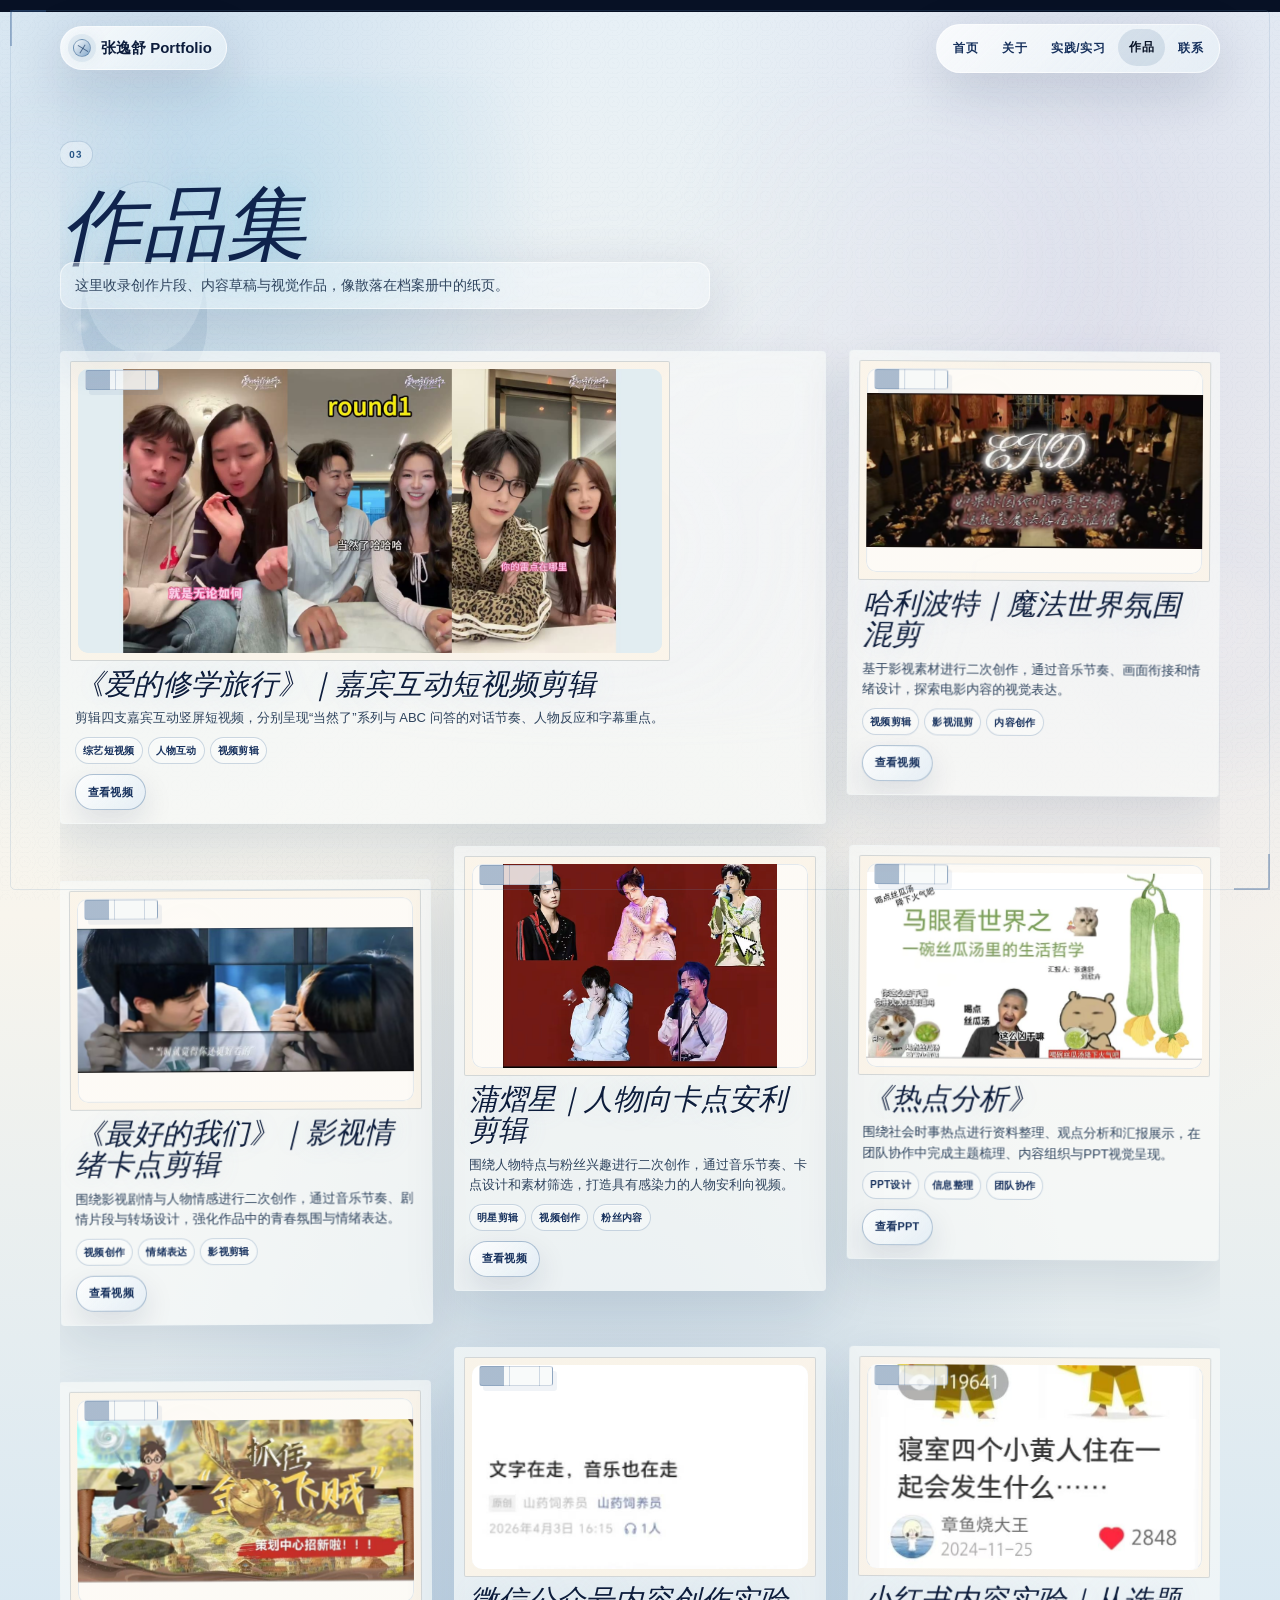
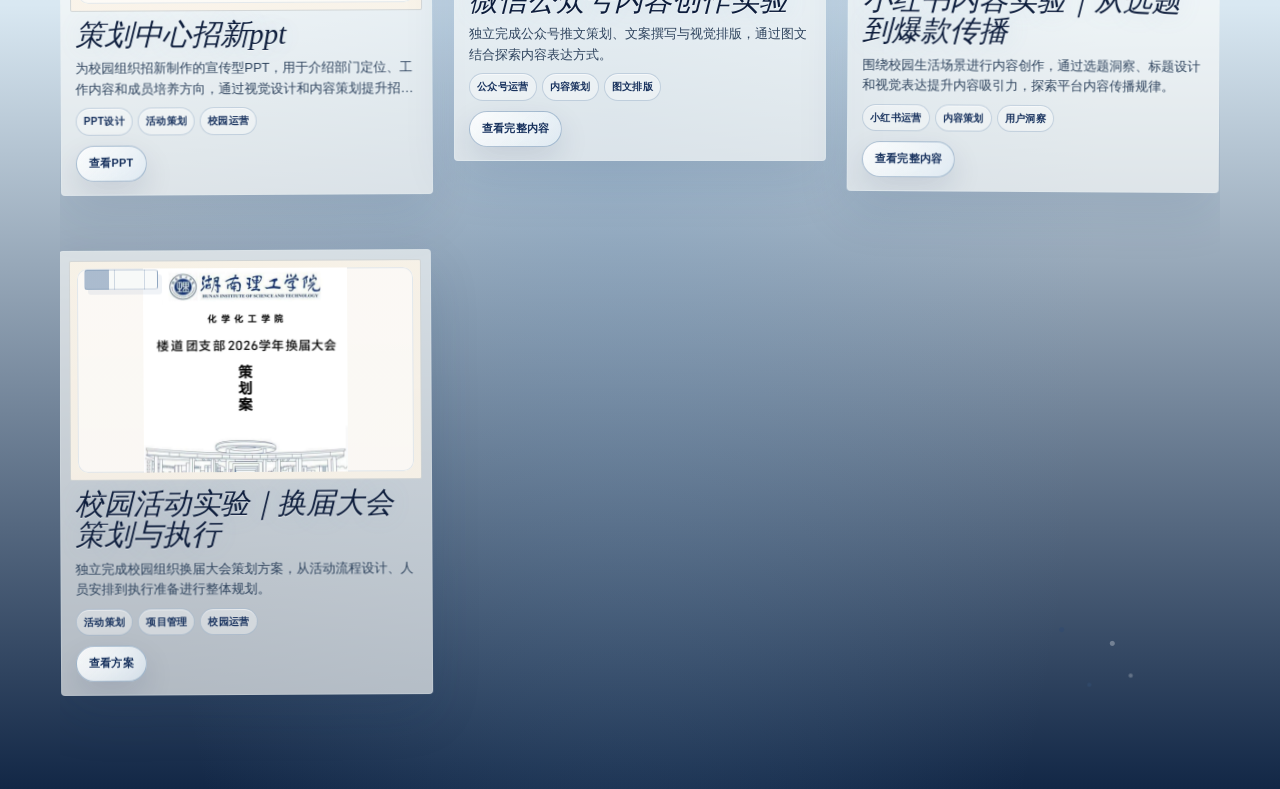
<file: works.html>
﻿<!doctype html>
<html lang="zh-CN">
  <head>
    <meta charset="UTF-8" />
    <meta name="viewport" content="width=device-width, initial-scale=1.0" />
    <title>作品集｜张逸舒作品集</title>
    <link rel="stylesheet" href="./styles.css" />
  </head>
  <body>
    <div class="riso-grain" aria-hidden="true"></div>
    <header class="site-header">
      <a class="brand" href="./index.html"><span class="brand-dot"></span><span data-bind="name">张逸舒作品集</span></a>
      <nav class="nav" aria-label="作品集导航">
        <a href="./index.html">首页</a>
        <a href="./about.html">关于</a>
        <a href="./projects.html">实践/实习</a>
        <a aria-current="page" href="./works.html">作品</a>
        <a href="./contact.html">联系</a>
      </nav>
    </header>

    <main>
      <section class="page works-page" aria-labelledby="works-title">
        <span class="dream-decoration dream-decoration-works dream-decoration-window-glow" aria-hidden="true"></span>
        <span class="dream-decoration dream-decoration-works dream-decoration-work-stars" aria-hidden="true"></span>
        <div class="section-title">
          <span>03</span>
          <h1 id="works-title">作品集</h1>
        </div>
        <p class="page-note">这里收录创作片段、内容草稿与视觉作品，像散落在档案册中的纸页。</p>
        <div class="works-board" id="works-board"></div>
      </section>
    </main>

    <div class="lightbox" id="work-lightbox" aria-hidden="true">
      <button type="button" aria-label="Close preview">Close</button>
      <div class="lightbox-card">Work preview placeholder</div>
    </div>

    <script src="./assets/vendor/lenis.min.js" defer></script>
    <script src="./assets/vendor/gsap.min.js" defer></script>
    <script src="./assets/vendor/ScrollTrigger.min.js" defer></script>
    <script src="./data.js" defer></script>
    <script src="./script.js" defer></script>
    <script src="./motion.js" defer></script>
  </body>
</html>
</file>
<file: styles.css>
:root {
  --blue: #7ec8e3;
  --blue-dark: #0a1128;
  --blue-soft: rgba(126, 200, 227, 0.18);
  --paper: #fffaf0;
  --paper-cool: #f1f8e8;
  --paper-blue: #bcd8ff;
  --ink: #081a43;
  --muted: #58709c;
  --yellow: #f4cb3a;
  --green: #8cc9ad;
  --orange: #ef6b37;
  --line: rgba(6, 71, 199, 0.24);
  --shadow: 0 28px 70px rgba(5, 38, 117, 0.18);
}

/* Mango TV internship case */
.internship-detail {
  position: relative;
  max-width: 1180px;
  padding-bottom: clamp(72px, 10vw, 128px);
}

.internship-hero {
  position: relative;
  display: grid;
  grid-template-columns: minmax(0, 1.1fr) minmax(280px, 0.9fr);
  gap: clamp(28px, 6vw, 76px);
  align-items: center;
  min-height: min(680px, calc(100vh - 120px));
  padding: clamp(32px, 7vw, 84px) 0;
}

.internship-hero::before {
  content: "";
  position: absolute;
  inset: 8% 6% auto auto;
  width: clamp(180px, 32vw, 390px);
  aspect-ratio: 1;
  border-radius: 50%;
  background: rgba(158, 194, 226, 0.22);
  filter: blur(55px);
  pointer-events: none;
}

.internship-hero-copy,
.internship-cover-image {
  position: relative;
  z-index: 1;
  min-width: 0;
}

.internship-hero h1 {
  max-width: 760px;
  margin: 10px 0 18px;
  color: var(--bd-indigo-900);
  font-family: var(--bd-font-serif);
  font-size: clamp(52px, 8vw, 104px);
  font-weight: 500;
  line-height: 0.98;
}

.internship-hero h1 span {
  display: block;
  font-size: 0.76em;
  line-height: 1.08;
}

.internship-hero-copy > p:last-child {
  max-width: 620px;
  color: rgba(16, 35, 63, 0.72);
  font-size: clamp(15px, 1.8vw, 18px);
  line-height: 1.85;
}

.internship-role {
  display: inline-block;
  margin: 0 0 16px;
  padding: 7px 12px;
  border: 1px solid rgba(35, 78, 131, 0.18);
  border-radius: 999px;
  background: rgba(255, 255, 255, 0.46);
  color: var(--bd-blue-700);
  font-size: 13px;
}

.internship-cover-image {
  margin: 0;
  padding: 12px 12px 38px;
  border: 1px solid rgba(255, 255, 255, 0.68);
  border-radius: 6px;
  background: rgba(248, 250, 248, 0.72);
  box-shadow: 18px 24px 60px rgba(20, 50, 89, 0.16);
  transform: rotate(1.4deg);
}

.internship-cover-image img {
  display: block;
  width: 100%;
  aspect-ratio: 5 / 4;
  border-radius: 3px;
  object-fit: cover;
  filter: none !important;
  mix-blend-mode: normal !important;
  opacity: 1 !important;
}

.internship-cover-image figcaption {
  position: absolute;
  right: 14px;
  bottom: 11px;
  color: #3b536d;
  font-size: 11px;
}

.internship-metrics {
  display: grid;
  grid-template-columns: repeat(4, minmax(0, 1fr));
  margin: 0 0 clamp(64px, 10vw, 112px);
  border-top: 1px solid rgba(35, 78, 131, 0.16);
  border-bottom: 1px solid rgba(35, 78, 131, 0.16);
}

.internship-metrics div {
  display: grid;
  gap: 6px;
  min-width: 0;
  padding: clamp(20px, 3vw, 34px) clamp(10px, 2vw, 24px);
  text-align: center;
}

.internship-metrics div + div {
  border-left: 1px solid rgba(35, 78, 131, 0.14);
}

.internship-metrics strong {
  color: var(--bd-indigo-900);
  font-family: var(--bd-font-serif);
  font-size: clamp(30px, 4vw, 48px);
  font-weight: 500;
  line-height: 1;
}

.internship-metrics span {
  color: #3b536d;
  font-size: 12px;
}

.internship-section {
  display: grid;
  grid-template-columns: minmax(210px, 0.34fr) minmax(0, 0.66fr);
  gap: clamp(28px, 6vw, 80px);
  padding: clamp(48px, 8vw, 92px) 0;
  border-top: 1px solid rgba(35, 78, 131, 0.14);
}

.internship-heading h2 {
  margin: 10px 0 0;
  color: var(--bd-indigo-900);
  font-family: var(--bd-font-serif);
  font-size: clamp(32px, 4.5vw, 56px);
  font-weight: 500;
  line-height: 1.15;
}

.internship-copy {
  align-self: center;
  color: rgba(16, 35, 63, 0.72);
  font-size: 16px;
  line-height: 1.9;
}

.program-list {
  display: flex;
  flex-wrap: wrap;
  gap: 10px;
  margin-top: 22px;
}

.program-list span,
.program-name {
  color: var(--bd-blue-700);
  font-size: 13px;
}

.workflow-strip,
.evidence-grid,
.copy-proof-pair,
.media-proof-grid,
.program-cases,
.campaign-report-grid,
.planning-proof {
  grid-column: 1 / -1;
}

.workflow-strip {
  display: grid;
  grid-template-columns: repeat(5, minmax(0, 1fr));
  gap: 12px;
}

.workflow-strip article {
  min-width: 0;
  padding: 20px 16px;
  border-top: 1px solid rgba(35, 78, 131, 0.22);
  background: rgba(255, 255, 255, 0.28);
}

.workflow-strip span {
  color: rgba(49, 95, 151, 0.58);
  font-family: var(--bd-font-serif);
  font-size: 24px;
}

.workflow-strip h3,
.program-cases h3 {
  margin: 12px 0 8px;
  color: var(--bd-indigo-900);
  font-size: 16px;
}

.workflow-strip p,
.program-cases p {
  margin: 0;
  color: rgba(16, 35, 63, 0.66);
  font-size: 13px;
  line-height: 1.7;
}

.evidence-grid,
.media-proof-grid,
.copy-proof-pair,
.campaign-report-grid,
.program-cases {
  display: grid;
  gap: clamp(16px, 3vw, 28px);
}

.evidence-grid-three,
.media-proof-grid {
  grid-template-columns: repeat(3, minmax(0, 1fr));
}

.hotspot-proof-grid {
  grid-template-columns: repeat(4, minmax(0, 1fr));
  gap: clamp(12px, 2vw, 18px);
}

.hotspot-proof-grid .evidence-photo {
  padding: 8px 8px 38px;
}

.hotspot-proof-grid .evidence-photo img {
  aspect-ratio: 4 / 5;
  max-height: 390px;
  object-fit: cover;
  object-position: top;
}

.copy-proof-pair,
.campaign-report-grid,
.program-cases {
  grid-template-columns: repeat(2, minmax(0, 1fr));
}

.evidence-photo {
  position: relative;
  min-width: 0;
  margin: 0;
  padding: 10px 10px 42px;
  border: 1px solid rgba(255, 255, 255, 0.66);
  border-radius: 6px;
  background: rgba(250, 251, 248, 0.72);
  box-shadow: 0 18px 46px rgba(20, 50, 89, 0.11);
}

.evidence-photo a {
  display: block;
  overflow: hidden;
  border-radius: 3px;
  background: rgba(236, 243, 247, 0.72);
}

.evidence-photo img {
  display: block;
  width: 100%;
  height: auto;
  max-height: 620px;
  object-fit: contain;
  filter: none !important;
  mix-blend-mode: normal !important;
  opacity: 1 !important;
  transition: transform 420ms var(--ease-dream);
}

.evidence-grid-three .evidence-photo img,
.media-proof-grid .evidence-photo img {
  aspect-ratio: 3 / 4;
  object-fit: cover;
  object-position: top;
}

.evidence-photo:hover img {
  transform: scale(1.015);
}

.evidence-photo figcaption {
  position: absolute;
  right: 10px;
  bottom: 11px;
  left: 10px;
  color: #3b536d;
  font-size: 11px;
  line-height: 1.45;
  text-align: center;
}

.copy-proof-pair {
  align-items: start;
}

.copy-proof-pair .evidence-photo:nth-child(2) {
  margin-top: clamp(0px, 6vw, 72px);
}

.program-cases article {
  padding: clamp(22px, 4vw, 34px);
  border: 1px solid rgba(255, 255, 255, 0.56);
  border-radius: 6px;
  background: rgba(255, 255, 255, 0.34);
  box-shadow: 0 14px 34px rgba(20, 50, 89, 0.08);
}

.program-cases .program-name {
  margin: 0;
}

.planning-proof {
  width: min(100%, 760px);
  justify-self: center;
}

.team-result-note {
  margin-top: 20px;
  padding-left: 14px;
  border-left: 2px solid rgba(49, 95, 151, 0.34);
  color: rgba(16, 35, 63, 0.56);
  font-size: 13px;
}

.internship-execution,
.internship-results {
  border-top-color: rgba(224, 237, 247, 0.26);
}

.internship-execution .internship-heading h2 {
  color: var(--bd-indigo-900);
}

.internship-results .internship-heading h2 {
  color: rgba(248, 250, 250, 0.96);
}

.internship-execution .eyebrow {
  color: var(--bd-blue-700);
}

.internship-results .eyebrow {
  color: rgba(214, 231, 243, 0.76);
}

.internship-results .internship-copy p {
  color: #f0f5f8;
}

.internship-results .team-result-note {
  border-left-color: rgba(214, 231, 243, 0.42);
  color: #e7eff6;
}

.evidence-report img {
  max-height: 680px;
  object-position: top;
}

@media (max-width: 860px) {
  .internship-hero,
  .internship-section {
    grid-template-columns: 1fr;
  }

  .internship-hero {
    min-height: auto;
    padding-top: 44px;
  }

  .internship-cover-image {
    width: min(88%, 520px);
    justify-self: center;
  }

  .internship-metrics {
    grid-template-columns: repeat(2, minmax(0, 1fr));
  }

  .internship-metrics div:nth-child(3) {
    border-left: 0;
    border-top: 1px solid rgba(35, 78, 131, 0.14);
  }

  .internship-metrics div:nth-child(4) {
    border-top: 1px solid rgba(35, 78, 131, 0.14);
  }

  .workflow-strip {
    grid-template-columns: repeat(2, minmax(0, 1fr));
  }

  .workflow-strip article:last-child {
    grid-column: 1 / -1;
  }

  .hotspot-proof-grid {
    grid-template-columns: repeat(3, minmax(0, 1fr));
  }
}

@media (max-width: 620px) {
  .internship-detail {
    width: 100%;
    overflow: hidden;
  }

  .internship-hero h1 {
    max-width: 100%;
    font-size: clamp(40px, 13vw, 52px);
    overflow-wrap: anywhere;
  }

  .internship-hero-copy > p:last-child {
    max-width: 100%;
    overflow-wrap: anywhere;
  }

  .internship-metrics strong {
    font-size: 32px;
  }

  .workflow-strip,
  .evidence-grid-three,
  .media-proof-grid,
  .copy-proof-pair,
  .campaign-report-grid,
  .program-cases {
    grid-template-columns: 1fr;
  }

  .workflow-strip article:last-child {
    grid-column: auto;
  }

  .copy-proof-pair .evidence-photo:nth-child(2) {
    margin-top: 0;
  }

  .hotspot-proof-grid {
    display: grid;
    grid-template-columns: none;
    grid-auto-flow: column;
    grid-auto-columns: minmax(220px, 76vw);
    gap: 12px;
    margin-right: -11px;
    padding: 2px 11px 14px 0;
    overflow-x: auto;
    overscroll-behavior-inline: contain;
    scroll-snap-type: inline mandatory;
    scrollbar-width: thin;
  }

  .hotspot-proof-grid .evidence-photo {
    scroll-snap-align: start;
  }

  .hotspot-proof-grid .evidence-photo img {
    aspect-ratio: 4 / 5;
    max-height: 370px;
    object-fit: cover;
  }

  .evidence-grid-three .evidence-photo img,
  .media-proof-grid .evidence-photo img {
    aspect-ratio: auto;
    max-height: 560px;
    object-fit: contain;
  }
}

* {
  box-sizing: border-box;
}

html {
  scroll-behavior: smooth;
}

body {
  margin: 0;
  background:
    radial-gradient(circle at 8% 10%, rgba(244, 203, 58, 0.18), transparent 220px),
    radial-gradient(circle at 88% 16%, rgba(140, 201, 173, 0.14), transparent 260px),
    linear-gradient(180deg, #f9f4e8 0%, #eef5ff 48%, #fff8e9 100%);
  color: var(--ink);
  font-family: "Noto Sans SC", "PingFang SC", "Microsoft YaHei", Inter, Arial, sans-serif;
  letter-spacing: 0;
}

body::before {
  content: "";
  position: fixed;
  inset: 0;
  z-index: -2;
  background:
    linear-gradient(var(--line) 1px, transparent 1px),
    linear-gradient(90deg, var(--line) 1px, transparent 1px);
  background-size: 42px 42px;
  opacity: 0.2;
}

a {
  color: inherit;
  text-decoration: none;
}

h1,
h2,
h3,
p,
figure,
dl,
dd {
  margin: 0;
}

.riso-grain {
  position: fixed;
  inset: 0;
  z-index: 30;
  pointer-events: none;
  opacity: 0.17;
  mix-blend-mode: multiply;
  background-image:
    repeating-radial-gradient(circle at 20% 30%, rgba(6, 71, 199, 0.25) 0 1px, transparent 1px 4px),
    repeating-linear-gradient(86deg, rgba(0, 0, 0, 0.05) 0 1px, transparent 1px 6px);
}

.page-progress {
  position: fixed;
  top: 0;
  left: 0;
  z-index: 40;
  width: 100%;
  height: 4px;
  background: var(--blue);
  transform: scaleX(0);
  transform-origin: left;
}

.site-header {
  position: sticky;
  top: 0;
  z-index: 20;
  display: flex;
  align-items: center;
  justify-content: space-between;
  gap: 20px;
  width: min(1180px, calc(100% - 32px));
  margin: 0 auto;
  padding: 18px 0;
}

.brand,
.nav {
  display: flex;
  align-items: center;
}

.brand {
  gap: 10px;
  color: var(--blue-dark);
  font-size: 15px;
  font-weight: 800;
}

.brand-dot {
  width: 18px;
  height: 18px;
  background: var(--orange);
  border: 2px solid var(--blue-dark);
  border-radius: 50%;
  box-shadow: 8px 0 0 var(--yellow), 16px 0 0 var(--green);
}

.nav {
  gap: 4px;
  padding: 6px;
  background: rgba(255, 250, 240, 0.76);
  border: 1px solid var(--line);
  backdrop-filter: blur(14px);
}

.nav a {
  padding: 8px 11px;
  color: var(--blue-dark);
  font-size: 13px;
  font-weight: 800;
}

.nav a:hover {
  background: rgba(6, 71, 199, 0.1);
}

.page-spread,
.page,
.contact-page {
  width: min(1180px, calc(100% - 32px));
  margin: 0 auto;
}

.hero {
  display: grid;
  grid-template-columns: minmax(0, 0.92fr) minmax(340px, 0.78fr);
  gap: clamp(28px, 6vw, 84px);
  align-items: center;
  min-height: calc(100vh - 76px);
  padding: 46px 0 78px;
}

.paper-sheet,
.polaroid,
.project-card,
.timeline-item,
.work-tile,
.contact-sheet,
.paper-strip {
  border: 2px solid var(--blue);
  box-shadow: 10px 10px 0 rgba(6, 71, 199, 0.15);
}

.hero-left {
  position: relative;
  padding: clamp(30px, 6vw, 62px);
  background: var(--paper);
  transform: rotate(-0.8deg);
}

.eyebrow,
.section-title span,
.project-label,
.time-label {
  color: var(--blue);
  font-size: 13px;
  font-weight: 900;
  letter-spacing: 0;
  text-transform: uppercase;
}

h1 {
  max-width: 680px;
  margin-top: 18px;
  font-size: clamp(46px, 8.5vw, 104px);
  line-height: 0.92;
  letter-spacing: 0;
}

.hero-line {
  max-width: 500px;
  margin-top: 24px;
  color: var(--muted);
  font-size: clamp(18px, 2vw, 23px);
  line-height: 1.6;
}

.small-notes {
  display: flex;
  flex-wrap: wrap;
  gap: 10px;
  margin-top: 38px;
}

.small-notes span,
.tag-cloud span {
  padding: 8px 10px;
  background: var(--blue-soft);
  color: var(--blue-dark);
  border: 1px solid var(--blue);
  font-size: 13px;
  font-weight: 800;
}

.tape {
  position: absolute;
  width: 88px;
  height: 26px;
  background:
    linear-gradient(90deg, transparent 0 9px, rgba(6, 71, 199, 0.18) 9px 10px, transparent 10px 19px),
    rgba(255, 255, 255, 0.58);
  border: 1px solid rgba(6, 71, 199, 0.16);
}

.tape-a {
  top: -14px;
  left: 42px;
  transform: rotate(-3deg);
}

.tape-b {
  top: -13px;
  right: 44px;
  transform: rotate(4deg);
}

.hero-collage {
  position: relative;
  min-height: 640px;
}

.blue-paper,
.grid-paper,
.memo-card,
.hand-note,
.polaroid {
  position: absolute;
}

.blue-paper {
  inset: 44px 40px 76px 32px;
  background: var(--blue);
  box-shadow: var(--shadow);
  transform: rotate(2deg);
}

.polaroid {
  background: var(--paper);
  padding: 14px 14px 42px;
}

.main-photo {
  top: 68px;
  left: 46px;
  width: min(72%, 360px);
  transform: rotate(-5deg);
}

.photo-placeholder {
  display: grid;
  aspect-ratio: 1 / 1.08;
  place-items: center;
  background:
    radial-gradient(circle at 65% 30%, rgba(244, 203, 58, 0.65), transparent 18%),
    radial-gradient(circle at 35% 72%, rgba(239, 107, 55, 0.5), transparent 18%),
    linear-gradient(135deg, #eaf3ff, #bad6ff);
  color: var(--blue);
  font-weight: 900;
}

.photo-placeholder.soft {
  background:
    radial-gradient(circle at 42% 35%, rgba(140, 201, 173, 0.7), transparent 20%),
    linear-gradient(135deg, #eaf3ff, #fff7e1);
}

figcaption {
  margin-top: 12px;
  color: var(--blue);
  font-size: 13px;
  font-weight: 800;
  text-align: center;
}

.grid-paper {
  right: 14px;
  bottom: 42px;
  width: 255px;
  height: 250px;
  background:
    linear-gradient(var(--line) 1px, transparent 1px),
    linear-gradient(90deg, var(--line) 1px, transparent 1px),
    var(--paper);
  background-size: 22px 22px;
  border: 2px solid var(--blue);
  transform: rotate(5deg);
}

.star {
  position: absolute;
  right: 42px;
  top: 52px;
  width: 64px;
  height: 64px;
  background: var(--orange);
  clip-path: polygon(50% 0, 62% 38%, 100% 50%, 62% 62%, 50% 100%, 38% 62%, 0 50%, 38% 38%);
}

.scribble,
.hand-note {
  color: var(--blue);
  font-family: "Comic Sans MS", "Bradley Hand ITC", cursive;
  font-weight: 700;
}

.scribble {
  position: absolute;
  left: 22px;
  bottom: 28px;
  font-size: 19px;
  transform: rotate(-8deg);
}

.memo-card {
  right: 42px;
  top: 32px;
  width: 156px;
  min-height: 116px;
  padding: 18px;
  background: var(--paper-cool);
  border: 2px solid var(--blue);
  transform: rotate(7deg);
}

.memo-card p {
  margin-top: 22px;
  color: var(--blue-dark);
  font-size: 14px;
  font-weight: 900;
}

.dot {
  display: inline-block;
  width: 18px;
  height: 18px;
  margin-right: 8px;
  border: 2px solid var(--blue);
  border-radius: 50%;
}

.yellow {
  background: var(--yellow);
}

.green {
  background: var(--green);
}

.hand-note {
  left: 28px;
  bottom: 118px;
  padding: 8px 14px;
  background: rgba(255, 250, 240, 0.86);
  border: 1px solid var(--line);
  font-size: 20px;
  transform: rotate(-10deg);
}

.page {
  position: relative;
  padding: 96px 0;
  opacity: 0;
  transform: translateY(26px) rotateX(4deg);
  transform-origin: top center;
}

.page.is-visible,
.contact-sheet.is-visible {
  opacity: 1;
  transform: translateY(0) rotateX(0);
  transition: opacity 680ms ease, transform 680ms ease;
}

.section-title {
  display: flex;
  align-items: baseline;
  gap: 16px;
  margin-bottom: 32px;
}

h2 {
  font-size: clamp(34px, 5.6vw, 70px);
  line-height: 0.96;
}

.about-page {
  isolation: isolate;
}

.about-page::before {
  content: "";
  position: absolute;
  inset: 54px -32px 54px;
  z-index: -1;
  background:
    radial-gradient(circle at 18% 28%, rgba(83, 175, 255, 0.24), transparent 240px),
    radial-gradient(circle at 78% 18%, rgba(255, 255, 255, 0.8), transparent 180px),
    linear-gradient(135deg, rgba(6, 71, 199, 0.12), rgba(255, 250, 240, 0.4));
  filter: blur(1px);
}

.about-book {
  display: grid;
  grid-template-columns: minmax(280px, 0.9fr) minmax(0, 1.1fr);
  gap: clamp(28px, 5vw, 68px);
  align-items: stretch;
  padding: clamp(18px, 3vw, 30px);
  background:
    linear-gradient(90deg, rgba(6, 71, 199, 0.18) 0 1px, transparent 1px 50%),
    rgba(255, 250, 240, 0.48);
  border: 2px solid rgba(6, 71, 199, 0.2);
  box-shadow: 0 34px 90px rgba(6, 43, 130, 0.14);
}

.about-left-page,
.about-right-page {
  position: relative;
  min-height: 580px;
}

.about-left-page {
  background:
    linear-gradient(var(--line) 1px, transparent 1px),
    linear-gradient(90deg, var(--line) 1px, transparent 1px),
    rgba(219, 233, 255, 0.36);
  background-size: 30px 30px;
  border: 1px solid rgba(6, 71, 199, 0.18);
}

.about-photo {
  position: absolute;
  top: 54px;
  left: 50%;
  width: min(78%, 360px);
  transform: translateX(-50%) rotate(-4deg);
}

.photo-tape {
  top: -16px;
  left: 50%;
  z-index: 2;
  transform: translateX(-50%) rotate(3deg);
}

.about-photo-frame {
  position: relative;
  display: grid;
  aspect-ratio: 0.82 / 1;
  overflow: hidden;
  place-items: center;
  background:
    radial-gradient(circle at 36% 26%, rgba(255, 255, 255, 0.9), transparent 12%),
    radial-gradient(circle at 68% 72%, rgba(124, 214, 232, 0.52), transparent 22%),
    linear-gradient(145deg, #eef8ff 0%, #82baf4 46%, #0f4ebd 100%);
}

.about-photo-frame::before {
  content: "";
  position: absolute;
  inset: -20%;
  background:
    repeating-linear-gradient(108deg, rgba(255, 255, 255, 0.18) 0 2px, transparent 2px 18px),
    radial-gradient(circle at 50% 60%, rgba(255, 255, 255, 0.22), transparent 34%);
  filter: blur(5px);
  opacity: 0.78;
  animation: floatLight 8s ease-in-out infinite alternate;
}

.about-photo-frame::after {
  content: "";
  position: absolute;
  inset: 0;
  background:
    radial-gradient(circle at 48% 50%, rgba(255, 255, 255, 0.05) 0 1px, transparent 1px 5px),
    linear-gradient(180deg, transparent, rgba(3, 28, 84, 0.18));
  mix-blend-mode: screen;
}

.water-light {
  position: absolute;
  inset: 12% 10% auto;
  height: 120px;
  border-radius: 50%;
  background: rgba(255, 255, 255, 0.32);
  filter: blur(22px);
}

.fish {
  position: absolute;
  width: 56px;
  height: 22px;
  border-radius: 50%;
  background: rgba(222, 251, 255, 0.86);
  filter: blur(2px);
  box-shadow: 0 0 18px rgba(94, 208, 255, 0.74);
}

.fish::after {
  content: "";
  position: absolute;
  left: -12px;
  top: 4px;
  border-top: 7px solid transparent;
  border-bottom: 7px solid transparent;
  border-right: 16px solid rgba(222, 251, 255, 0.78);
}

.fish-one {
  top: 28%;
  left: 16%;
  transform: rotate(-6deg) scale(0.8);
}

.fish-two {
  top: 48%;
  right: 14%;
  transform: rotate(4deg) scale(1.05);
}

.fish-three {
  bottom: 24%;
  left: 30%;
  transform: rotate(-12deg) scale(0.68);
}

.photo-label {
  position: relative;
  z-index: 1;
  padding: 8px 12px;
  background: rgba(255, 250, 240, 0.72);
  color: var(--blue);
  font-size: 13px;
  font-weight: 900;
  text-transform: uppercase;
}

.photo-date,
.hand-arrow {
  position: absolute;
  color: var(--blue);
  font-family: "Comic Sans MS", "Bradley Hand ITC", cursive;
  font-weight: 700;
}

.photo-date {
  right: 24px;
  bottom: 92px;
  padding: 8px 12px;
  background: rgba(255, 250, 240, 0.8);
  border: 1px solid var(--line);
  transform: rotate(5deg);
}

.hand-arrow {
  left: 22px;
  bottom: 158px;
  font-size: 22px;
  transform: rotate(-12deg);
}

.hand-arrow::after {
  content: "";
  position: absolute;
  right: -58px;
  top: 14px;
  width: 48px;
  height: 28px;
  border-top: 2px solid var(--blue);
  border-right: 2px solid var(--blue);
  transform: skewX(-28deg);
}

.about-right-page {
  display: grid;
  align-content: center;
  gap: 18px;
}

.about-copy {
  position: relative;
  padding: clamp(28px, 5vw, 54px);
  background:
    radial-gradient(circle at 90% 12%, rgba(188, 216, 255, 0.78), transparent 150px),
    var(--paper);
  transform: rotate(1.1deg);
}

.hello-line {
  color: var(--ink);
  font-size: clamp(34px, 5.2vw, 64px);
  font-weight: 900;
  line-height: 0.98;
}

.about-brief {
  max-width: 620px;
  margin-top: 22px;
  color: var(--muted);
  font-size: clamp(17px, 2vw, 21px);
  line-height: 1.68;
  white-space: pre-line;
}

.about-whisper {
  max-width: 520px;
  margin-top: 24px;
  color: var(--blue);
  font-family: "Comic Sans MS", "Bradley Hand ITC", cursive;
  font-size: 18px;
  font-weight: 700;
}

.tag-cloud {
  display: flex;
  flex-wrap: wrap;
  gap: 10px;
  margin-top: 26px;
}

.currently-card {
  justify-self: end;
  width: min(100%, 430px);
  padding: 20px 24px;
  background: rgba(241, 248, 232, 0.92);
  border: 2px solid var(--blue);
  box-shadow: 8px 8px 0 rgba(6, 71, 199, 0.13);
  transform: rotate(-1.4deg);
}

.currently-card p {
  color: var(--blue);
  font-size: 13px;
  font-weight: 900;
  text-transform: uppercase;
}

.currently-card ul {
  display: grid;
  gap: 8px;
  margin: 12px 0 0;
  padding: 0;
  list-style: none;
}

.currently-card li {
  position: relative;
  padding-left: 20px;
  color: var(--muted);
  font-size: 15px;
}

.currently-card li::before {
  content: "";
  position: absolute;
  top: 0.6em;
  left: 0;
  width: 9px;
  height: 9px;
  background: var(--orange);
  border-radius: 50%;
}

@keyframes floatLight {
  from {
    transform: translate(-20px, -8px) rotate(-3deg);
  }
  to {
    transform: translate(24px, 12px) rotate(5deg);
  }
}

.project-grid {
  display: grid;
  grid-template-columns: repeat(3, 1fr);
  gap: 18px;
}

.project-card {
  overflow: hidden;
  background: var(--paper);
  transform: rotate(var(--tilt));
}

.project-card:nth-child(2) {
  margin-top: 28px;
  background: var(--paper-cool);
}

.project-cover {
  display: grid;
  min-height: 220px;
  place-items: center;
  background:
    radial-gradient(circle at 50% 48%, rgba(6, 71, 199, 0.22) 0 1px, transparent 1px 5px),
    linear-gradient(135deg, var(--blue-soft), #fff);
  color: var(--blue);
  font-weight: 900;
  text-transform: uppercase;
}

.project-body {
  display: grid;
  gap: 16px;
  padding: 22px;
}

h3 {
  color: var(--ink);
  font-size: 24px;
  line-height: 1.1;
}

dl {
  display: grid;
  gap: 10px;
}

dt {
  color: var(--blue);
  font-size: 12px;
  font-weight: 900;
  text-transform: uppercase;
}

dd,
.timeline-item p,
.paper-strip,
.work-tile p,
.contact-sheet p {
  color: var(--muted);
  font-size: 15px;
  line-height: 1.6;
}

.detail-link {
  justify-self: start;
  padding: 9px 12px;
  background: var(--blue);
  color: white;
  font-size: 13px;
  font-weight: 900;
}

.paper-strip {
  max-width: 680px;
  margin-bottom: 22px;
  padding: 16px 20px;
  background: var(--paper-cool);
  transform: rotate(-0.8deg);
}

.timeline {
  display: grid;
  gap: 18px;
  margin-left: clamp(0px, 8vw, 120px);
}

.timeline-item {
  position: relative;
  display: grid;
  gap: 9px;
  max-width: 760px;
  padding: 22px 24px 22px 56px;
  background: var(--paper);
}

.timeline-item:nth-child(even) {
  margin-left: clamp(0px, 8vw, 90px);
  background: var(--paper-cool);
}

.pin {
  position: absolute;
  top: 24px;
  left: 22px;
  width: 17px;
  height: 17px;
  background: var(--orange);
  border: 2px solid var(--blue);
  border-radius: 50%;
}

.works-board {
  display: grid;
  grid-template-columns: repeat(6, 1fr);
  gap: 14px;
  padding: 22px;
  background: var(--blue);
}

.work-tile {
  display: grid;
  gap: 12px;
  min-height: 220px;
  padding: 12px;
  background: var(--paper);
  transform: rotate(-1.5deg);
}

.work-tile:nth-child(2n) {
  transform: rotate(1.8deg);
}

.work-thumb {
  display: grid;
  min-height: 132px;
  place-items: center;
  background:
    radial-gradient(circle at 50% 50%, rgba(239, 107, 55, 0.25) 0 1px, transparent 1px 7px),
    var(--blue-soft);
  color: var(--blue);
  font-size: 13px;
  font-weight: 900;
  text-transform: uppercase;
}

.contact-page {
  padding: 70px 0 36px;
}

.contact-sheet {
  display: grid;
  gap: 22px;
  min-height: 430px;
  align-content: center;
  padding: clamp(34px, 7vw, 76px);
  background:
    radial-gradient(circle at 82% 22%, rgba(244, 203, 58, 0.24), transparent 190px),
    var(--blue);
  color: var(--paper);
  opacity: 0;
  transform: translateY(30px) rotate(-0.8deg);
}

.contact-sheet .eyebrow,
.contact-sheet p {
  color: var(--paper);
}

.contact-sheet h2 {
  max-width: 760px;
}

.contact-sheet a {
  width: fit-content;
  padding: 12px 16px;
  background: var(--paper);
  color: var(--blue-dark);
  font-weight: 900;
}

.reveal {
  opacity: 0;
  transform: translateY(20px);
}

.reveal.is-visible {
  opacity: 1;
  transform: translateY(0);
  transition: opacity 560ms ease, transform 560ms ease;
}

@media (max-width: 980px) {
  .site-header {
    align-items: flex-start;
    flex-direction: column;
  }

  .nav {
    width: 100%;
    overflow-x: auto;
  }

  .hero,
  .about-book {
    grid-template-columns: 1fr;
  }

  .hero {
    min-height: auto;
  }

  .hero-collage {
    min-height: 560px;
  }

  .project-grid {
    grid-template-columns: 1fr;
  }

  .project-card,
  .project-card:nth-child(2) {
    margin-top: 0;
  }

  .works-board {
    grid-template-columns: repeat(2, 1fr);
  }

  .timeline,
  .timeline-item:nth-child(even) {
    margin-left: 0;
  }
}

/* Night Aquarium visual system */
:root {
  --blue: #7ec8e3;
  --blue-dark: #0a1128;
  --blue-soft: rgba(126, 200, 227, 0.18);
  --paper: rgba(232, 244, 248, 0.08);
  --paper-cool: rgba(126, 200, 227, 0.1);
  --paper-blue: rgba(126, 200, 227, 0.14);
  --ink: #e8f4f8;
  --muted: rgba(232, 244, 248, 0.68);
  --yellow: rgba(232, 244, 248, 0.78);
  --green: #9de7df;
  --orange: #b9a8d9;
  --pink: #aeb4e8;
  --lavender: #c8c5ee;
  --silver: #d7e5ec;
  --line: rgba(232, 244, 248, 0.16);
  --glass: rgba(232, 244, 248, 0.08);
  --glow: 0 0 28px rgba(126, 200, 227, 0.22), 0 0 70px rgba(126, 200, 227, 0.1);
}

html {
  background: #0a1128;
}

body {
  background:
    radial-gradient(circle at 18% 16%, rgba(126, 200, 227, 0.13), transparent 260px),
    radial-gradient(circle at 82% 28%, rgba(157, 231, 223, 0.08), transparent 330px),
    radial-gradient(circle at 52% 78%, rgba(200, 197, 238, 0.1), transparent 380px),
    linear-gradient(180deg, #0a1128 0%, #101a35 46%, #1b2845 100%);
  color: var(--ink);
  font-weight: 300;
}

body::before {
  background:
    radial-gradient(circle at 20% 30%, rgba(232, 244, 248, 0.24) 0 1px, transparent 1px 18px),
    radial-gradient(circle at 70% 62%, rgba(126, 200, 227, 0.18) 0 1px, transparent 1px 22px),
    repeating-linear-gradient(108deg, rgba(232, 244, 248, 0.035) 0 1px, transparent 1px 34px);
  opacity: 0.62;
  filter: blur(1.4px);
  animation: planktonDrift 28s linear infinite;
}

body::after {
  background:
    radial-gradient(ellipse at 18% 22%, rgba(126, 200, 227, 0.16), transparent 18%),
    radial-gradient(ellipse at 68% 34%, rgba(232, 244, 248, 0.1), transparent 16%),
    radial-gradient(ellipse at 44% 76%, rgba(157, 231, 223, 0.08), transparent 20%),
    linear-gradient(120deg, transparent 0 35%, rgba(232, 244, 248, 0.055) 45%, transparent 60%);
  opacity: 0.82;
  filter: blur(10px);
  animation: waterDrift 18s ease-in-out infinite alternate;
}

.riso-grain {
  opacity: 0.16;
  mix-blend-mode: screen;
  background-image:
    repeating-radial-gradient(circle at 20% 30%, rgba(232, 244, 248, 0.16) 0 1px, transparent 1px 5px),
    repeating-linear-gradient(86deg, rgba(255, 255, 255, 0.025) 0 1px, transparent 1px 7px);
}

.site-header {
  color: var(--ink);
}

.brand,
.nav {
  background: rgba(232, 244, 248, 0.055);
  border: 1px solid rgba(232, 244, 248, 0.16);
  box-shadow: var(--glow);
  backdrop-filter: blur(18px);
}

.brand,
.nav a {
  color: rgba(232, 244, 248, 0.84);
  font-weight: 300;
}

.brand-dot {
  background: rgba(126, 200, 227, 0.82);
  border-color: rgba(232, 244, 248, 0.46);
  box-shadow:
    0 0 18px rgba(126, 200, 227, 0.74),
    8px 0 0 rgba(232, 244, 248, 0.8),
    16px 0 0 rgba(157, 231, 223, 0.62);
}

.nav a[aria-current="page"],
.nav a:hover {
  background: rgba(232, 244, 248, 0.1);
  color: #e8f4f8;
  text-shadow: 0 0 14px rgba(126, 200, 227, 0.74);
}

h1,
h2,
.home-copy h1,
.hello-line,
.project-hero h1,
.contact-sheet h1,
.section-title h1,
.section-title h2 {
  color: #e8f4f8;
  font-family: Georgia, "Times New Roman", "Noto Serif SC", serif;
  font-style: italic;
  font-weight: 300;
  text-shadow: 0 0 18px rgba(126, 200, 227, 0.36);
}

.eyebrow,
.section-title span,
.project-label,
dt,
figcaption,
.book-note,
.photo-date,
.hand-arrow,
.about-whisper {
  color: rgba(126, 200, 227, 0.92);
  font-weight: 300;
  text-shadow: 0 0 14px rgba(126, 200, 227, 0.38);
}

.home-page::before {
  background:
    radial-gradient(circle at 50% 18%, rgba(232, 244, 248, 0.14), transparent 170px),
    radial-gradient(circle at 22% 40%, rgba(126, 200, 227, 0.16), transparent 280px),
    radial-gradient(circle at 80% 52%, rgba(157, 231, 223, 0.08), transparent 330px);
}

.home-copy {
  background:
    radial-gradient(circle at 22% 18%, rgba(232, 244, 248, 0.12), transparent 150px),
    rgba(232, 244, 248, 0.055);
  border: 1px solid rgba(232, 244, 248, 0.18);
  box-shadow: 0 0 36px rgba(126, 200, 227, 0.14), 0 36px 90px rgba(0, 0, 0, 0.24);
  backdrop-filter: blur(22px);
}

.home-copy::after {
  color: rgba(232, 244, 248, 0.48);
}

.home-line,
.project-card .project-body p,
.about-brief,
.page-note,
dd,
.currently-card li,
.work-tile span,
.contact-sheet p,
.project-hero p,
.detail-sections p {
  color: var(--muted);
  font-weight: 300;
}

.portfolio-button,
.resume-button,
.back-link,
.detail-link {
  background: rgba(232, 244, 248, 0.055);
  border: 1px solid rgba(126, 200, 227, 0.44);
  color: rgba(232, 244, 248, 0.9);
  box-shadow: 0 0 18px rgba(126, 200, 227, 0.16);
  backdrop-filter: blur(16px);
  transition: transform 420ms ease, box-shadow 420ms ease, border-color 420ms ease;
}

.portfolio-button:hover,
.resume-button:hover,
.back-link:hover,
.detail-link:hover,
.work-tile:hover,
.project-card:hover {
  transform: translateY(-10px) rotate(var(--tilt, -1deg));
  border-color: rgba(232, 244, 248, 0.5);
  box-shadow: 0 0 34px rgba(126, 200, 227, 0.28), 0 28px 70px rgba(0, 0, 0, 0.24);
}

.book-page,
.polaroid,
.project-card,
.work-tile,
.currently-card,
.detail-sections section,
.project-hero,
.about-copy,
.about-book,
.contact-sheet,
.lightbox-card {
  background:
    radial-gradient(circle at 18% 12%, rgba(232, 244, 248, 0.1), transparent 140px),
    repeating-radial-gradient(circle at 44% 40%, rgba(232, 244, 248, 0.035) 0 1px, transparent 1px 5px),
    rgba(232, 244, 248, 0.06);
  border: 1px solid rgba(232, 244, 248, 0.16);
  box-shadow: 0 0 28px rgba(126, 200, 227, 0.12), 0 30px 70px rgba(0, 0, 0, 0.22);
  backdrop-filter: blur(18px);
}

.book-left {
  transform: perspective(900px) rotateY(8deg) rotate(-4deg) translateY(18px);
}

.book-right {
  transform: perspective(900px) rotateY(-8deg) rotate(3deg) translateY(-8px);
  background:
    radial-gradient(circle at 74% 20%, rgba(126, 200, 227, 0.12), transparent 150px),
    linear-gradient(rgba(232, 244, 248, 0.08) 1px, transparent 1px),
    linear-gradient(90deg, rgba(232, 244, 248, 0.08) 1px, transparent 1px),
    rgba(232, 244, 248, 0.045);
}

.photo-placeholder,
.about-photo-frame,
.ocean-photo,
.project-cover,
.work-thumb {
  border: 0;
  mask-image: radial-gradient(ellipse at center, #000 52%, rgba(0, 0, 0, 0.74) 72%, transparent 100%);
  background:
    radial-gradient(circle at 34% 24%, rgba(232, 244, 248, 0.54), transparent 16%),
    radial-gradient(circle at 64% 70%, rgba(126, 200, 227, 0.24), transparent 22%),
    linear-gradient(145deg, rgba(232, 244, 248, 0.18), rgba(14, 44, 86, 0.42));
}

.fish,
.floating-fish {
  background: rgba(232, 244, 248, 0.86);
  box-shadow: 0 0 24px rgba(126, 200, 227, 0.78);
  animation: fishFloat 9s ease-in-out infinite alternate;
}

.fish::after,
.floating-fish::after {
  border-right-color: rgba(232, 244, 248, 0.72);
}

.project-grid {
  min-height: 820px;
}

.project-card:nth-child(1) {
  left: 0;
  top: 70px;
}

.project-card:nth-child(2) {
  left: 34%;
  top: 170px;
}

.project-card:nth-child(3) {
  right: 1%;
  top: 34px;
}

.project-card::before,
.photo-tape,
.tape {
  background: rgba(232, 244, 248, 0.16);
  border: 1px solid rgba(232, 244, 248, 0.18);
  box-shadow: 0 0 16px rgba(126, 200, 227, 0.1);
}

.works-board {
  min-height: 900px;
}

.contact-list a,
.contact-list span {
  background: rgba(232, 244, 248, 0.055);
  border: 1px solid rgba(232, 244, 248, 0.16);
  color: rgba(232, 244, 248, 0.82);
  font-weight: 300;
  box-shadow: 0 0 18px rgba(126, 200, 227, 0.08);
}

.lightbox {
  background: rgba(3, 9, 28, 0.76);
}

.lightbox button {
  background: rgba(232, 244, 248, 0.08);
  border: 1px solid rgba(126, 200, 227, 0.44);
  color: var(--ink);
  backdrop-filter: blur(16px);
}

@keyframes planktonDrift {
  from {
    background-position: 0 0, 0 0, 0 0;
  }
  to {
    background-position: 80px -120px, -60px 90px, 120px 160px;
  }
}

@keyframes fishFloat {
  from {
    translate: -8px 2px;
    opacity: 0.62;
  }
  to {
    translate: 14px -8px;
    opacity: 0.9;
  }
}

@media (max-width: 580px) {
  .page-spread,
  .page,
  .contact-page,
  .site-header {
    width: min(100% - 22px, 1180px);
  }

  .hero-left,
  .about-copy {
    padding: 26px;
  }

  .about-left-page,
  .about-right-page {
    min-height: auto;
  }

  .about-left-page {
    min-height: 520px;
  }

  .about-photo {
    width: min(84%, 340px);
  }

  .hero-collage {
    min-height: 480px;
  }

  .main-photo {
    left: 16px;
    width: 76%;
  }

  .grid-paper {
    width: 210px;
    height: 220px;
    right: 0;
  }

  .memo-card {
    right: 10px;
    width: 132px;
  }

  .works-board {
    grid-template-columns: 1fr;
  }

  .section-title {
    align-items: flex-start;
    flex-direction: column;
    gap: 8px;
  }
}

/* Reusable deep-sea motion system */
body {
  background-size: 180% 180%, 160% 160%, 170% 170%, 140% 140%;
  animation: deepSeaGradient 18s ease-in-out infinite alternate;
}

body main {
  animation: pageFadeIn 0.46s ease-out both;
}

.deep-sea-particles {
  position: fixed;
  inset: 0;
  z-index: -1;
  overflow: hidden;
  pointer-events: none;
}

.deep-sea-particles span {
  position: absolute;
  left: var(--left);
  bottom: -24px;
  width: var(--size);
  height: var(--size);
  border-radius: 999px;
  background: rgba(232, 244, 248, var(--opacity));
  box-shadow:
    0 0 12px rgba(126, 200, 227, 0.42),
    0 0 24px rgba(232, 244, 248, 0.2);
  animation: particleRise var(--duration) linear var(--delay) infinite;
  will-change: transform, opacity;
}

.deep-reveal {
  opacity: 0;
  transform: translateY(20px);
  transition:
    opacity 0.9s ease-out var(--reveal-delay, 0s),
    transform 0.9s ease-out var(--reveal-delay, 0s);
  will-change: opacity, transform;
}

.deep-reveal.is-visible {
  opacity: 1;
  transform: translateY(0);
}

.project-card,
.work-tile,
.polaroid,
.paper-sheet,
.contact-list a,
.contact-list span,
.detail-sections section {
  transition:
    transform 0.36s ease,
    box-shadow 0.36s ease,
    border-color 0.36s ease,
    background-color 0.36s ease;
  will-change: transform;
}

.project-card:hover,
.work-tile:hover {
  transform: translateY(-6px) rotate(var(--tilt, -1deg));
  box-shadow:
    0 0 34px rgba(126, 200, 227, 0.3),
    0 0 86px rgba(126, 200, 227, 0.14);
}

.polaroid:hover,
.paper-sheet:hover,
.detail-sections section:hover {
  transform: translateY(-5px);
  box-shadow:
    0 0 30px rgba(126, 200, 227, 0.24),
    0 0 70px rgba(126, 200, 227, 0.1);
}

@keyframes deepSeaGradient {
  0% {
    background-position: 0% 0%, 100% 20%, 45% 100%, 0% 0%;
  }
  50% {
    background-position: 70% 35%, 42% 68%, 80% 30%, 100% 100%;
  }
  100% {
    background-position: 18% 80%, 0% 42%, 18% 10%, 30% 70%;
  }
}

@keyframes particleRise {
  0% {
    transform: translate3d(0, 10vh, 0) scale(0.78);
    opacity: 0;
  }
  12% {
    opacity: 1;
  }
  50% {
    transform: translate3d(var(--drift), -50vh, 0) scale(1);
  }
  88% {
    opacity: 0.86;
  }
  100% {
    transform: translate3d(calc(var(--drift) * -0.45), -112vh, 0) scale(0.82);
    opacity: 0;
  }
}

@keyframes pageFadeIn {
  from {
    opacity: 0;
    transform: translateY(8px);
  }
  to {
    opacity: 1;
    transform: translateY(0);
  }
}

@media (max-width: 640px) {
  .deep-sea-particles span:nth-child(n + 11) {
    display: none;
  }
}

@media (prefers-reduced-motion: reduce) {
  body,
  body::before,
  body::after,
  .deep-sea-particles span,
  .fish,
  .floating-fish {
    animation: none;
  }

  .deep-reveal {
    opacity: 1;
    transform: none;
    transition: none;
  }
}

/* Final page-level deep ocean unification */
.page,
.contact-page,
.reveal {
  opacity: 1;
  transform: none;
}

.deep-reveal {
  opacity: 0;
  transform: translateY(20px);
}

.deep-reveal.is-visible {
  opacity: 1;
  transform: translateY(0);
}

.projects-page,
.works-page,
.contact-page {
  position: relative;
  min-height: calc(100vh - 82px);
  padding-top: clamp(54px, 7vw, 96px);
  color: #e8f4f8;
}

.projects-page::before,
.works-page::before,
.contact-page::before {
  content: "";
  position: absolute;
  inset: 18px -5vw auto;
  z-index: -1;
  height: min(72vh, 720px);
  background:
    radial-gradient(circle at 22% 18%, rgba(126, 200, 227, 0.18), transparent 260px),
    radial-gradient(circle at 72% 28%, rgba(232, 244, 248, 0.1), transparent 300px),
    radial-gradient(circle at 48% 72%, rgba(200, 197, 238, 0.12), transparent 360px);
  filter: blur(8px);
  pointer-events: none;
}

.projects-page .section-title,
.works-page .section-title {
  align-items: flex-start;
  margin-bottom: 20px;
  transform: rotate(-1.2deg);
}

.projects-page .section-title h1,
.works-page .section-title h1,
.contact-sheet h1 {
  color: #e8f4f8;
  text-shadow:
    0 0 18px rgba(126, 200, 227, 0.42),
    0 0 44px rgba(126, 200, 227, 0.16);
}

.projects-page .page-note,
.works-page .page-note {
  margin-bottom: 42px;
  color: rgba(232, 244, 248, 0.74);
  text-shadow: 0 0 16px rgba(126, 200, 227, 0.12);
}

.projects-page .project-grid {
  min-height: 820px;
}

.projects-page .project-card {
  background:
    radial-gradient(circle at 20% 16%, rgba(232, 244, 248, 0.12), transparent 150px),
    repeating-radial-gradient(circle at 40% 50%, rgba(232, 244, 248, 0.035) 0 1px, transparent 1px 6px),
    rgba(232, 244, 248, 0.075);
  border: 1px solid rgba(232, 244, 248, 0.2);
  color: #e8f4f8;
  box-shadow:
    0 0 32px rgba(126, 200, 227, 0.14),
    0 30px 80px rgba(0, 0, 0, 0.24);
  backdrop-filter: blur(20px);
}

.projects-page .project-card *,
.works-page .work-tile *,
.contact-page .contact-sheet * {
  opacity: 1;
}

.projects-page .project-body h2,
.projects-page .project-label,
.projects-page dt,
.works-page .work-thumb {
  color: #e8f4f8;
  text-shadow: 0 0 14px rgba(126, 200, 227, 0.26);
}

.projects-page .project-body p,
.projects-page dd {
  color: rgba(232, 244, 248, 0.72);
}

.projects-page .detail-link {
  background: rgba(232, 244, 248, 0.075);
  color: #e8f4f8;
  border: 1px solid rgba(126, 200, 227, 0.38);
}

.works-page .works-board {
  background: transparent;
}

.works-page .work-tile {
  background:
    radial-gradient(circle at 18% 14%, rgba(232, 244, 248, 0.12), transparent 120px),
    rgba(232, 244, 248, 0.07);
  border: 1px solid rgba(232, 244, 248, 0.19);
  color: #e8f4f8;
  box-shadow:
    0 0 26px rgba(126, 200, 227, 0.12),
    0 24px 70px rgba(0, 0, 0, 0.22);
  backdrop-filter: blur(18px);
}

.works-page .work-thumb {
  background:
    radial-gradient(circle at 36% 32%, rgba(232, 244, 248, 0.42), transparent 20%),
    radial-gradient(circle at 68% 70%, rgba(126, 200, 227, 0.22), transparent 24%),
    linear-gradient(145deg, rgba(232, 244, 248, 0.08), rgba(10, 17, 40, 0.18));
  color: #e8f4f8;
}

.works-page .work-tile > span:last-child {
  color: rgba(232, 244, 248, 0.74);
}

.contact-page {
  display: grid;
  align-items: center;
  width: min(1180px, calc(100% - 32px));
  margin: 0 auto;
}

.contact-page .contact-sheet {
  width: min(920px, 100%);
  min-height: 560px;
  margin: 0 auto;
  padding: clamp(36px, 7vw, 84px);
  background:
    radial-gradient(circle at 18% 18%, rgba(126, 200, 227, 0.2), transparent 230px),
    radial-gradient(circle at 82% 24%, rgba(232, 244, 248, 0.1), transparent 260px),
    radial-gradient(circle at 56% 78%, rgba(200, 197, 238, 0.12), transparent 300px),
    rgba(232, 244, 248, 0.065);
  border: 1px solid rgba(232, 244, 248, 0.22);
  color: #e8f4f8;
  box-shadow:
    0 0 44px rgba(126, 200, 227, 0.18),
    0 38px 100px rgba(0, 0, 0, 0.3);
  backdrop-filter: blur(22px);
  transform: rotate(-0.8deg);
}

.contact-page .contact-sheet .eyebrow,
.contact-page .contact-sheet p {
  color: rgba(232, 244, 248, 0.76);
}

.contact-page .contact-list a,
.contact-page .contact-list span,
.contact-page .resume-button {
  background: rgba(232, 244, 248, 0.065);
  border: 1px solid rgba(126, 200, 227, 0.32);
  color: #e8f4f8;
  box-shadow: 0 0 22px rgba(126, 200, 227, 0.1);
  backdrop-filter: blur(14px);
}

.contact-page .resume-button {
  border-radius: 999px;
  text-shadow: 0 0 12px rgba(126, 200, 227, 0.28);
}

/* Home: opened notebook composition */
.home-page {
  min-height: calc(100vh - 82px);
  align-items: start;
  padding: clamp(12px, 2vw, 24px) 0 clamp(28px, 5vw, 52px);
}

.home-page .open-book {
  position: relative;
  grid-template-columns: minmax(0, 1fr) minmax(0, 1fr);
  width: min(1080px, 100%);
  min-height: min(680px, calc(100vh - 124px));
  margin-top: 0;
  opacity: 1;
}

.home-page .open-book::before {
  content: "";
  position: absolute;
  top: 4%;
  bottom: 5%;
  left: 50%;
  z-index: 4;
  width: 1px;
  background:
    linear-gradient(
      180deg,
      transparent,
      rgba(232, 244, 248, 0.12) 16%,
      rgba(126, 200, 227, 0.3) 50%,
      rgba(232, 244, 248, 0.12) 84%,
      transparent
    );
  box-shadow: 0 0 22px rgba(126, 200, 227, 0.2);
}

.home-page .book-page {
  min-height: inherit;
  overflow: visible;
}

.home-page .book-left {
  display: grid;
  align-content: center;
  padding: clamp(30px, 5vw, 70px);
  transform: perspective(1100px) rotateY(5deg) rotate(-2.4deg) translateY(18px);
}

.home-page .book-right {
  transform: perspective(1100px) rotateY(-5deg) rotate(2deg) translateY(-4px);
}

.home-page .home-copy {
  width: auto;
  margin: 0;
  padding: 0;
  background: transparent;
  border: 0;
  box-shadow: none;
  text-align: left;
  transform: none;
  backdrop-filter: none;
}

.home-page .home-copy::after {
  right: auto;
  bottom: -46px;
  left: 10px;
  content: "archive / 2028";
}

.home-page .home-copy h1 {
  max-width: 520px;
  margin-top: 14px;
  font-size: clamp(32px, 5.1vw, 66px);
  line-height: 1;
}

.home-page .home-line {
  max-width: 410px;
  margin: 18px 0 0;
  font-size: clamp(15px, 1.6vw, 18px);
}

.home-page .portfolio-button {
  margin-top: 24px;
  margin-inline: 0;
}

.home-page .home-polaroid {
  top: 58px;
  left: 52%;
  width: min(62%, 300px);
  transform: translateX(-50%) rotate(-7deg);
}

.home-page .book-note {
  top: auto;
  left: auto;
  right: 38px;
  bottom: 86px;
  background: rgba(232, 244, 248, 0.08);
}

.home-page .note-left {
  top: 58px;
  left: 42px;
  right: auto;
  bottom: auto;
  transform: rotate(-10deg);
}

.home-page .book-grid {
  right: 34px;
  bottom: 42px;
  width: 210px;
  height: 238px;
  opacity: 0.78;
}

.home-page .fish-one {
  top: 42%;
  right: 18%;
}

.home-page .fish-two {
  top: 64%;
  left: 16%;
}

.home-page .fish-three {
  right: 42px;
  bottom: 42px;
  transform: scale(0.72) rotate(-12deg);
}

.page-corner {
  position: absolute;
  right: 0;
  bottom: 0;
  width: 76px;
  height: 76px;
  background:
    linear-gradient(135deg, transparent 0 50%, rgba(232, 244, 248, 0.2) 51% 100%);
  filter: drop-shadow(0 0 14px rgba(126, 200, 227, 0.26));
}

.page-corner::after {
  content: "next";
  position: absolute;
  right: 9px;
  bottom: 15px;
  color: rgba(232, 244, 248, 0.64);
  font-family: "Comic Sans MS", "Bradley Hand ITC", cursive;
  font-size: 12px;
  transform: rotate(-45deg);
}

.page-corner:hover {
  transform: translate(-4px, -4px);
}

@media (max-width: 760px) {
  .home-page .open-book {
    grid-template-columns: 1fr;
    min-height: auto;
  }

  .home-page .open-book::before {
    display: none;
  }

  .home-page .book-left,
  .home-page .book-right {
    min-height: 430px;
    transform: none;
  }

  .home-page .home-polaroid {
    width: min(72%, 300px);
  }
}

/* Softer personal notebook direction */
:root {
  --blue: #7ec8e3;
  --blue-dark: #0a1128;
  --blue-soft: rgba(126, 200, 227, 0.18);
  --paper: #fff9ed;
  --paper-cool: #eef7df;
  --paper-blue: #c9e4ff;
  --ink: #14305d;
  --muted: #637da4;
  --yellow: #f5d76a;
  --green: #9bd5bd;
  --orange: #f08b67;
  --pink: #f6b5c9;
  --lavender: #d8d0ff;
  --line: rgba(22, 94, 203, 0.18);
}

body {
  background:
    radial-gradient(circle at 16% 12%, rgba(246, 181, 201, 0.26), transparent 220px),
    radial-gradient(circle at 86% 18%, rgba(155, 213, 189, 0.22), transparent 280px),
    radial-gradient(circle at 42% 84%, rgba(216, 208, 255, 0.2), transparent 320px),
    linear-gradient(180deg, #fbf3e6 0%, #eaf6ff 42%, #fff7e9 100%);
}

.site-header {
  padding-top: 20px;
}

.brand {
  padding: 8px 12px;
  background: rgba(255, 249, 237, 0.64);
  border: 1px solid rgba(22, 94, 203, 0.16);
  backdrop-filter: blur(12px);
}

.nav {
  border: 0;
  background: rgba(255, 249, 237, 0.58);
  box-shadow: 0 14px 34px rgba(23, 58, 136, 0.08);
}

.nav a {
  border-radius: 999px;
  font-weight: 700;
}

.nav a[aria-current="page"] {
  background: rgba(22, 94, 203, 0.13);
  color: var(--blue-dark);
}

.paper-sheet,
.polaroid,
.project-card,
.work-tile,
.contact-sheet,
.paper-strip,
.book-page,
.detail-sections section,
.currently-card {
  border-color: rgba(22, 94, 203, 0.42);
  box-shadow: 12px 16px 38px rgba(23, 58, 136, 0.1);
}

.home-copy {
  width: min(700px, 100%);
  background:
    radial-gradient(circle at 12% 18%, rgba(246, 181, 201, 0.28), transparent 120px),
    rgba(255, 249, 237, 0.72);
  border-color: rgba(255, 249, 237, 0.8);
  box-shadow: 0 24px 70px rgba(23, 58, 136, 0.12);
}

.home-copy h1,
.hello-line,
.project-hero h1,
.contact-sheet h1 {
  font-weight: 800;
}

.portfolio-button,
.resume-button,
.back-link,
.detail-link {
  border-radius: 999px;
  border-color: rgba(22, 94, 203, 0.36);
  background: rgba(255, 249, 237, 0.86);
  color: var(--blue-dark);
  box-shadow: 7px 8px 0 rgba(246, 181, 201, 0.46);
}

.open-book {
  filter: drop-shadow(0 34px 58px rgba(23, 58, 136, 0.12));
}

.book-left,
.book-right,
.about-book {
  background-color: rgba(255, 249, 237, 0.62);
}

.book-right {
  background:
    radial-gradient(circle at 80% 18%, rgba(246, 181, 201, 0.28), transparent 150px),
    radial-gradient(circle at 24% 68%, rgba(155, 213, 189, 0.24), transparent 170px),
    linear-gradient(var(--line) 1px, transparent 1px),
    linear-gradient(90deg, var(--line) 1px, transparent 1px),
    rgba(255, 249, 237, 0.78);
  background-size: auto, auto, 28px 28px, 28px 28px, auto;
}

.book-note,
.currently-card,
.tag-cloud span,
.student-info div {
  background: rgba(238, 247, 223, 0.72);
  border-color: rgba(22, 94, 203, 0.26);
}

.about-photo-frame,
.ocean-photo {
  background:
    radial-gradient(circle at 30% 22%, rgba(255, 255, 255, 0.9), transparent 15%),
    radial-gradient(circle at 68% 68%, rgba(246, 181, 201, 0.3), transparent 20%),
    radial-gradient(circle at 36% 76%, rgba(155, 213, 189, 0.34), transparent 24%),
    linear-gradient(145deg, #f6fbff 0%, #8fc7f4 44%, #306fc8 100%);
}

.project-cover,
.work-thumb {
  background:
    radial-gradient(circle at 24% 24%, rgba(246, 181, 201, 0.34), transparent 22%),
    radial-gradient(circle at 78% 70%, rgba(155, 213, 189, 0.35), transparent 22%),
    radial-gradient(circle at 50% 50%, rgba(22, 94, 203, 0.18) 0 1px, transparent 1px 6px),
    linear-gradient(135deg, #eef8ff, #fff7df);
}

.works-board {
  background:
    radial-gradient(circle at 18% 18%, rgba(246, 181, 201, 0.2), transparent 180px),
    radial-gradient(circle at 82% 60%, rgba(155, 213, 189, 0.18), transparent 220px),
    rgba(22, 94, 203, 0.78);
}

.contact-sheet {
  background:
    radial-gradient(circle at 18% 22%, rgba(246, 181, 201, 0.28), transparent 190px),
    radial-gradient(circle at 82% 24%, rgba(245, 215, 106, 0.24), transparent 190px),
    linear-gradient(145deg, #1d66c9, #274b9d 68%, #6b8ed6);
}

/* Dreamy Ocean Archive visual reset */
:root {
  --blue: #2f73d5;
  --blue-dark: #061d4c;
  --blue-soft: #cfe6f6;
  --paper: rgba(249, 250, 244, 0.88);
  --paper-cool: rgba(224, 238, 232, 0.78);
  --paper-blue: rgba(185, 216, 242, 0.72);
  --ink: #102047;
  --muted: #5d7295;
  --yellow: #e8d88e;
  --green: #9cc8be;
  --orange: #d88d77;
  --pink: #cbb8ee;
  --lavender: #bfc3f4;
  --silver: #d7dde8;
  --line: rgba(255, 255, 255, 0.26);
  --glass: rgba(255, 255, 255, 0.22);
}

body {
  min-height: 100vh;
  background:
    radial-gradient(circle at 18% 16%, rgba(190, 199, 244, 0.34), transparent 260px),
    radial-gradient(circle at 78% 18%, rgba(210, 230, 246, 0.28), transparent 300px),
    radial-gradient(circle at 36% 72%, rgba(91, 151, 214, 0.22), transparent 340px),
    linear-gradient(180deg, #061d4c 0%, #123d78 34%, #d7e8f2 72%, #f7f4ea 100%);
  color: var(--ink);
}

body::before {
  background:
    repeating-linear-gradient(104deg, rgba(255, 255, 255, 0.08) 0 1px, transparent 1px 24px),
    radial-gradient(circle at 50% 42%, rgba(255, 255, 255, 0.08), transparent 36%);
  background-size: auto;
  opacity: 1;
  filter: blur(3px);
}

body::after {
  content: "";
  position: fixed;
  inset: 0;
  z-index: -1;
  pointer-events: none;
  background:
    radial-gradient(ellipse at 18% 28%, rgba(255, 255, 255, 0.22), transparent 12%),
    radial-gradient(ellipse at 72% 34%, rgba(197, 213, 245, 0.22), transparent 14%),
    radial-gradient(ellipse at 48% 70%, rgba(255, 255, 255, 0.18), transparent 16%);
  mix-blend-mode: screen;
  opacity: 0.72;
  animation: waterDrift 13s ease-in-out infinite alternate;
}

.riso-grain {
  opacity: 0.24;
  mix-blend-mode: overlay;
}

.site-header {
  color: rgba(255, 255, 255, 0.88);
}

.brand,
.nav {
  background: rgba(255, 255, 255, 0.13);
  border: 1px solid rgba(255, 255, 255, 0.28);
  box-shadow: 0 18px 44px rgba(0, 12, 42, 0.16);
}

.brand,
.nav a {
  color: rgba(255, 255, 255, 0.9);
}

.brand-dot {
  background: var(--silver);
  border-color: rgba(255, 255, 255, 0.68);
  box-shadow: 8px 0 0 var(--lavender), 16px 0 0 rgba(255, 255, 255, 0.72);
}

.nav a[aria-current="page"],
.nav a:hover {
  background: rgba(255, 255, 255, 0.22);
  color: white;
}

.home-page {
  min-height: calc(100vh - 78px);
  padding-top: 18px;
}

.home-page::before {
  background:
    radial-gradient(circle at 50% 18%, rgba(255, 255, 255, 0.34), transparent 160px),
    radial-gradient(circle at 28% 34%, rgba(188, 195, 244, 0.24), transparent 250px),
    radial-gradient(circle at 78% 52%, rgba(207, 230, 246, 0.22), transparent 300px);
}

.home-copy {
  width: min(780px, 94%);
  margin-bottom: -94px;
  padding: clamp(30px, 5vw, 60px) clamp(26px, 6vw, 80px);
  background:
    linear-gradient(135deg, rgba(255, 255, 255, 0.74), rgba(221, 236, 245, 0.34)),
    rgba(255, 255, 255, 0.18);
  border: 1px solid rgba(255, 255, 255, 0.55);
  box-shadow: 0 32px 80px rgba(0, 18, 68, 0.2);
  color: #f9fbff;
  text-shadow: 0 1px 18px rgba(3, 16, 50, 0.22);
  transform: rotate(-1.8deg);
}

.home-copy::after {
  content: "archive  /  2028";
  position: absolute;
  right: 28px;
  bottom: 18px;
  color: rgba(255, 255, 255, 0.74);
  font-family: "Comic Sans MS", "Bradley Hand ITC", cursive;
  font-size: 16px;
  transform: rotate(-4deg);
}

.home-copy .eyebrow {
  color: rgba(255, 255, 255, 0.78);
}

.home-copy h1 {
  max-width: none;
  color: white;
  font-family: Georgia, "Times New Roman", "Noto Sans SC", serif;
  font-size: clamp(52px, 8.6vw, 116px);
  font-style: italic;
  font-weight: 500;
  line-height: 0.95;
}

.home-line {
  color: rgba(255, 255, 255, 0.82);
}

.portfolio-button,
.resume-button,
.back-link,
.detail-link {
  background: rgba(255, 255, 255, 0.26);
  border: 1px solid rgba(255, 255, 255, 0.52);
  color: white;
  box-shadow: none;
  backdrop-filter: blur(12px);
}

.open-book {
  width: min(940px, 100%);
  opacity: 0.86;
  filter: drop-shadow(0 40px 70px rgba(0, 18, 68, 0.24));
}

.book-page {
  border: 1px solid rgba(255, 255, 255, 0.42);
  background: rgba(245, 250, 252, 0.72);
}

.book-left {
  transform: perspective(900px) rotateY(7deg) rotate(-3deg);
}

.book-right {
  background:
    radial-gradient(circle at 74% 20%, rgba(191, 195, 244, 0.34), transparent 150px),
    radial-gradient(circle at 24% 68%, rgba(255, 255, 255, 0.22), transparent 170px),
    linear-gradient(rgba(47, 115, 213, 0.12) 1px, transparent 1px),
    linear-gradient(90deg, rgba(47, 115, 213, 0.12) 1px, transparent 1px),
    rgba(245, 250, 252, 0.68);
  transform: perspective(900px) rotateY(-7deg) rotate(2.4deg);
}

.polaroid,
.project-card,
.work-tile,
.currently-card,
.detail-sections section {
  background: rgba(255, 255, 255, 0.76);
  border: 1px solid rgba(255, 255, 255, 0.68);
  box-shadow: 0 20px 42px rgba(8, 32, 71, 0.16);
  backdrop-filter: blur(8px);
}

.book-note,
.hand-note,
.photo-date,
.hand-arrow,
.about-whisper {
  color: #315fbd;
  font-family: "Comic Sans MS", "Bradley Hand ITC", cursive;
}

.page {
  padding-top: 84px;
}

.section-title {
  color: rgba(255, 255, 255, 0.9);
}

.section-title h1,
.section-title h2 {
  font-family: Georgia, "Times New Roman", "Noto Sans SC", serif;
  font-style: italic;
  font-weight: 500;
}

.section-title span,
.eyebrow,
.project-label,
dt {
  color: #5e83d4;
}

.about-book {
  background:
    radial-gradient(circle at 18% 22%, rgba(255, 255, 255, 0.28), transparent 220px),
    radial-gradient(circle at 82% 70%, rgba(191, 195, 244, 0.2), transparent 260px),
    rgba(255, 255, 255, 0.24);
  border: 1px solid rgba(255, 255, 255, 0.44);
  box-shadow: 0 36px 90px rgba(0, 18, 68, 0.18);
  backdrop-filter: blur(10px);
}

.about-left-page {
  background:
    radial-gradient(circle at 50% 28%, rgba(255, 255, 255, 0.24), transparent 180px),
    linear-gradient(rgba(255, 255, 255, 0.18) 1px, transparent 1px),
    linear-gradient(90deg, rgba(255, 255, 255, 0.18) 1px, transparent 1px),
    rgba(22, 63, 124, 0.16);
  border-color: rgba(255, 255, 255, 0.32);
}

.about-copy {
  background:
    radial-gradient(circle at 88% 16%, rgba(191, 195, 244, 0.34), transparent 160px),
    rgba(255, 255, 255, 0.76);
  border-color: rgba(255, 255, 255, 0.64);
}

.hello-line {
  color: #132b63;
  font-family: Georgia, "Times New Roman", "Noto Sans SC", serif;
  font-style: italic;
  font-weight: 500;
}

.tag-cloud span,
.student-info div,
.currently-card {
  background: rgba(229, 235, 247, 0.58);
}

.page-note {
  color: rgba(255, 255, 255, 0.76);
}

.project-grid {
  display: block;
  min-height: 760px;
  position: relative;
}

.project-card {
  position: absolute;
  width: min(360px, 88vw);
  min-height: 500px;
  overflow: visible;
  transform: rotate(var(--tilt));
}

.project-card:nth-child(1) {
  left: 2%;
  top: 34px;
}

.project-card:nth-child(2) {
  left: 35%;
  top: 126px;
  margin-top: 0;
  background: rgba(238, 246, 250, 0.76);
}

.project-card:nth-child(3) {
  right: 2%;
  top: 20px;
}

.project-card::before {
  content: "";
  position: absolute;
  top: -16px;
  left: 42%;
  width: 94px;
  height: 28px;
  background: rgba(255, 255, 255, 0.42);
  border: 1px solid rgba(255, 255, 255, 0.36);
  transform: rotate(-5deg);
}

.project-cover {
  min-height: 250px;
  background:
    radial-gradient(circle at 42% 38%, rgba(255, 255, 255, 0.55), transparent 18%),
    radial-gradient(circle at 70% 68%, rgba(191, 195, 244, 0.34), transparent 20%),
    linear-gradient(145deg, rgba(207, 230, 246, 0.92), rgba(47, 115, 213, 0.4));
}

.project-body {
  gap: 14px;
}

.works-board {
  display: block;
  position: relative;
  min-height: 840px;
  padding: 0;
  background: transparent;
}

.work-tile {
  position: absolute;
  width: 190px;
  min-height: 220px;
  transform: rotate(-5deg);
}

.work-tile:nth-child(1) { left: 2%; top: 30px; }
.work-tile:nth-child(2) { left: 24%; top: 120px; transform: rotate(4deg); }
.work-tile:nth-child(3) { left: 48%; top: 44px; transform: rotate(-2deg); }
.work-tile:nth-child(4) { right: 6%; top: 140px; transform: rotate(6deg); }
.work-tile:nth-child(5) { left: 10%; top: 390px; transform: rotate(3deg); }
.work-tile:nth-child(6) { left: 36%; top: 350px; transform: rotate(-6deg); }
.work-tile:nth-child(7) { right: 20%; top: 430px; transform: rotate(2deg); }
.work-tile:nth-child(8) { right: 2%; top: 350px; transform: rotate(-3deg); }
.work-tile:nth-child(9) { left: 26%; top: 610px; transform: rotate(5deg); }
.work-tile:nth-child(10) { right: 24%; top: 650px; transform: rotate(-5deg); }

.contact-sheet {
  background:
    radial-gradient(circle at 18% 20%, rgba(255, 255, 255, 0.24), transparent 190px),
    radial-gradient(circle at 84% 24%, rgba(191, 195, 244, 0.26), transparent 210px),
    linear-gradient(145deg, rgba(6, 29, 76, 0.94), rgba(25, 70, 139, 0.88));
  border-color: rgba(255, 255, 255, 0.38);
  box-shadow: 0 38px 90px rgba(0, 18, 68, 0.22);
}

@keyframes waterDrift {
  from {
    transform: translate3d(-18px, -10px, 0) scale(1);
  }
  to {
    transform: translate3d(22px, 14px, 0) scale(1.04);
  }
}

@media (max-width: 980px) {
  .project-grid,
  .works-board {
    display: grid;
    grid-template-columns: 1fr;
    min-height: auto;
    gap: 18px;
  }

  .project-card,
  .project-card:nth-child(1),
  .project-card:nth-child(2),
  .project-card:nth-child(3),
  .work-tile,
  .work-tile:nth-child(n) {
    position: relative;
    inset: auto;
    width: 100%;
    min-height: auto;
  }
}

/* Current information architecture: Home / About / Projects / Works / Contact */
.nav a[aria-current="page"] {
  background: var(--blue);
  color: var(--paper);
}

.ocean-page {
  position: relative;
  min-height: calc(100vh - 76px);
  opacity: 1;
  transform: none;
}

.home-page {
  position: relative;
  display: grid;
  grid-template-columns: 1fr;
  align-items: center;
  width: min(1180px, calc(100% - 32px));
  margin: 0 auto;
  padding: 42px 0 78px;
}

.home-page::before {
  content: "";
  position: absolute;
  inset: 0 -5% 6%;
  z-index: -1;
  background:
    radial-gradient(circle at 50% 20%, rgba(255, 255, 255, 0.92), transparent 190px),
    radial-gradient(circle at 24% 34%, rgba(101, 185, 255, 0.28), transparent 270px),
    radial-gradient(circle at 78% 42%, rgba(124, 214, 232, 0.2), transparent 300px),
    radial-gradient(circle at 54% 74%, rgba(244, 203, 58, 0.14), transparent 260px);
  filter: blur(3px);
}

.home-page::after {
  content: "";
  position: absolute;
  inset: 12% 3% 10%;
  z-index: -1;
  background:
    repeating-linear-gradient(106deg, rgba(255, 255, 255, 0.18) 0 2px, transparent 2px 26px),
    radial-gradient(circle at 50% 52%, rgba(6, 71, 199, 0.08), transparent 34%);
  opacity: 0.72;
  filter: blur(6px);
  animation: floatLight 9s ease-in-out infinite alternate;
}

.home-copy {
  position: relative;
  z-index: 3;
  justify-self: center;
  width: min(760px, 100%);
  margin: 0 auto -78px;
  padding: clamp(28px, 5vw, 54px);
  background: rgba(255, 250, 240, 0.78);
  text-align: center;
  transform: rotate(-0.4deg);
  backdrop-filter: blur(10px);
}

.home-copy h1,
.project-hero h1,
.contact-sheet h1 {
  margin-top: 16px;
  font-size: clamp(46px, 7.8vw, 98px);
  line-height: 0.92;
  letter-spacing: 0;
}

.home-line {
  max-width: 460px;
  margin: 22px auto 0;
  color: var(--muted);
  font-size: clamp(17px, 2vw, 22px);
  line-height: 1.58;
}

.portfolio-button,
.resume-button,
.back-link {
  display: inline-flex;
  width: fit-content;
  align-items: center;
  justify-content: center;
  margin-top: 30px;
  padding: 12px 16px;
  background: var(--blue);
  color: white;
  border: 2px solid var(--blue-dark);
  font-size: 14px;
  font-weight: 900;
  box-shadow: 0 0 18px rgba(126, 200, 227, 0.16);
}

.home-copy .portfolio-button {
  margin-inline: auto;
}

.open-book {
  position: relative;
  display: grid;
  grid-template-columns: 1fr 1fr;
  width: min(900px, 100%);
  min-height: 560px;
  justify-self: center;
  margin-top: 28px;
  filter: drop-shadow(0 30px 58px rgba(6, 43, 130, 0.18));
  opacity: 0.94;
}

.book-page {
  position: relative;
  overflow: hidden;
  background: var(--paper);
  border: 2px solid var(--blue);
}

.book-left {
  transform: perspective(900px) rotateY(5deg) rotate(-1deg);
  transform-origin: right;
}

.book-right {
  background:
    radial-gradient(circle at 76% 18%, rgba(188, 216, 255, 0.75), transparent 160px),
    linear-gradient(var(--line) 1px, transparent 1px),
    linear-gradient(90deg, var(--line) 1px, transparent 1px),
    var(--paper);
  background-size: auto, 28px 28px, 28px 28px, auto;
  transform: perspective(900px) rotateY(-5deg) rotate(1deg);
  transform-origin: left;
}

.home-polaroid {
  top: 48px;
  left: 50%;
  width: min(76%, 300px);
  transform: translateX(-50%) rotate(-5deg);
}

.ocean-photo {
  background:
    radial-gradient(circle at 32% 24%, rgba(255, 255, 255, 0.88), transparent 14%),
    radial-gradient(circle at 68% 70%, rgba(124, 214, 232, 0.48), transparent 22%),
    linear-gradient(145deg, #edf8ff 0%, #85bcf3 45%, #0a4bb9 100%);
  filter: saturate(0.94);
}

.book-note {
  position: absolute;
  top: 64px;
  left: 32px;
  padding: 12px 16px;
  background: var(--paper-cool);
  border: 2px solid var(--blue);
  color: var(--blue);
  font-family: "Comic Sans MS", "Bradley Hand ITC", cursive;
  font-size: 22px;
  font-weight: 700;
  transform: rotate(-8deg);
}

.book-grid {
  position: absolute;
  right: 26px;
  bottom: 36px;
  width: 180px;
  height: 210px;
  background:
    linear-gradient(var(--line) 1px, transparent 1px),
    linear-gradient(90deg, var(--line) 1px, transparent 1px),
    rgba(219, 233, 255, 0.62);
  background-size: 20px 20px;
  border: 2px solid var(--blue);
  transform: rotate(5deg);
}

.floating-fish {
  position: absolute;
  width: 58px;
  height: 22px;
  border-radius: 50%;
  background: rgba(224, 251, 255, 0.82);
  filter: blur(2px);
  box-shadow: 0 0 18px rgba(94, 208, 255, 0.7);
}

.floating-fish::after {
  content: "";
  position: absolute;
  left: -12px;
  top: 4px;
  border-top: 7px solid transparent;
  border-bottom: 7px solid transparent;
  border-right: 16px solid rgba(224, 251, 255, 0.76);
}

.floating-fish.fish-one {
  top: 42%;
  right: 28%;
}

.floating-fish.fish-two {
  top: 58%;
  left: 18%;
  transform: scale(0.7) rotate(-10deg);
}

.page-note {
  max-width: 650px;
  margin: -12px 0 30px;
  color: var(--muted);
  font-size: 17px;
  line-height: 1.7;
}

.student-info {
  display: grid;
  grid-template-columns: repeat(3, 1fr);
  gap: 10px;
  margin-top: 22px;
}

.student-info div {
  padding: 10px;
  background: rgba(219, 233, 255, 0.56);
  border: 1px solid var(--line);
}

.student-info dd {
  margin-top: 4px;
  color: var(--ink);
  font-weight: 800;
}

.project-card .project-body h2 {
  font-size: 28px;
  line-height: 1.05;
}

.project-card .project-body p {
  color: var(--muted);
  font-size: 16px;
  line-height: 1.65;
}

.project-detail-page {
  display: grid;
  gap: 24px;
}

.project-hero {
  padding: clamp(28px, 5vw, 56px);
  background: var(--paper);
}

.project-hero p {
  margin-top: 18px;
  color: var(--muted);
  font-size: 18px;
}

.detail-sections {
  display: grid;
  grid-template-columns: repeat(2, 1fr);
  gap: 16px;
}

.detail-sections section {
  min-height: 180px;
  padding: 22px;
  background: rgba(255, 250, 240, 0.9);
  border: 2px solid var(--blue);
  box-shadow: 7px 7px 0 rgba(6, 71, 199, 0.12);
}

.detail-sections h2 {
  font-size: 28px;
}

.detail-sections p {
  margin-top: 12px;
  color: var(--muted);
  line-height: 1.65;
}

.works-page .works-board {
  grid-template-columns: repeat(5, 1fr);
  align-items: start;
}

.works-page .work-tile {
  appearance: none;
  border: 2px solid var(--blue);
  color: inherit;
  cursor: pointer;
  font-family: inherit;
  text-align: left;
}

.works-page .work-tile:nth-child(3n) {
  margin-top: 34px;
}

.works-page .work-tile:nth-child(4n) {
  background: var(--paper-cool);
}

.lightbox[aria-hidden="true"] {
  display: none;
}

.lightbox {
  position: fixed;
  inset: 0;
  z-index: 60;
  display: grid;
  place-items: center;
  padding: 24px;
  background: rgba(3, 22, 64, 0.58);
  backdrop-filter: blur(10px);
}

.lightbox button {
  position: fixed;
  top: 20px;
  right: 20px;
  padding: 10px 13px;
  background: var(--paper);
  border: 2px solid var(--blue);
  color: var(--blue);
  font-weight: 900;
}

.lightbox-card {
  display: grid;
  width: min(760px, 92vw);
  min-height: 460px;
  place-items: center;
  background: var(--paper);
  border: 2px solid var(--blue);
  color: var(--blue);
  font-size: 24px;
  font-weight: 900;
  box-shadow: 16px 16px 0 rgba(244, 203, 58, 0.7);
}

.contact-list {
  display: grid;
  grid-template-columns: repeat(2, minmax(0, 1fr));
  gap: 12px;
  max-width: 720px;
}

.contact-list a,
.contact-list span {
  padding: 13px 15px;
  background: rgba(255, 250, 240, 0.12);
  border: 1px solid rgba(255, 250, 240, 0.56);
  color: var(--paper);
  font-weight: 800;
}

.contact-sheet .resume-button {
  margin-top: 8px;
  background: var(--paper);
  color: var(--blue-dark);
}

@media (max-width: 980px) {
  .home-page {
    grid-template-columns: 1fr;
  }

  .open-book {
    min-height: 520px;
  }

  .detail-sections,
  .contact-list {
    grid-template-columns: 1fr;
  }

  .works-page .works-board {
    grid-template-columns: repeat(2, 1fr);
  }
}

@media (max-width: 580px) {
  .open-book {
    grid-template-columns: 1fr;
    min-height: 760px;
  }

  .book-left,
  .book-right {
    transform: none;
  }

  .student-info,
  .works-page .works-board {
    grid-template-columns: 1fr;
  }
}

/* Final override: Projects / Works / Contact visibility and deep-ocean styling */
.page,
.contact-page,
.reveal {
  opacity: 1;
  transform: none;
}

.deep-reveal {
  opacity: 0;
  transform: translateY(20px);
}

.deep-reveal.is-visible {
  opacity: 1;
  transform: translateY(0);
}

.projects-page,
.works-page,
.contact-page {
  position: relative;
  min-height: calc(100vh - 82px);
  padding-top: clamp(54px, 7vw, 96px);
  color: #e8f4f8;
}

.projects-page::before,
.works-page::before,
.contact-page::before {
  content: "";
  position: absolute;
  inset: 18px -5vw auto;
  z-index: -1;
  height: min(72vh, 720px);
  background:
    radial-gradient(circle at 22% 18%, rgba(126, 200, 227, 0.18), transparent 260px),
    radial-gradient(circle at 72% 28%, rgba(232, 244, 248, 0.1), transparent 300px),
    radial-gradient(circle at 48% 72%, rgba(200, 197, 238, 0.12), transparent 360px);
  filter: blur(8px);
  pointer-events: none;
}

.projects-page .section-title,
.works-page .section-title {
  align-items: flex-start;
  margin-bottom: 20px;
  transform: rotate(-1.2deg);
}

.projects-page .section-title h1,
.works-page .section-title h1,
.contact-page .contact-sheet h1 {
  color: #e8f4f8;
  text-shadow:
    0 0 18px rgba(126, 200, 227, 0.42),
    0 0 44px rgba(126, 200, 227, 0.16);
}

.projects-page .page-note,
.works-page .page-note {
  margin-bottom: 42px;
  color: rgba(232, 244, 248, 0.74);
  text-shadow: 0 0 16px rgba(126, 200, 227, 0.12);
}

.projects-page .project-grid {
  min-height: 820px;
}

.projects-page .project-card {
  background:
    radial-gradient(circle at 20% 16%, rgba(232, 244, 248, 0.12), transparent 150px),
    repeating-radial-gradient(circle at 40% 50%, rgba(232, 244, 248, 0.035) 0 1px, transparent 1px 6px),
    rgba(232, 244, 248, 0.075);
  border: 1px solid rgba(232, 244, 248, 0.2);
  color: #e8f4f8;
  box-shadow:
    0 0 32px rgba(126, 200, 227, 0.14),
    0 30px 80px rgba(0, 0, 0, 0.24);
  backdrop-filter: blur(20px);
}

.projects-page .project-card *,
.works-page .work-tile *,
.contact-page .contact-sheet * {
  opacity: 1;
}

.projects-page .project-body h2,
.projects-page .project-label,
.projects-page dt,
.works-page .work-thumb {
  color: #e8f4f8;
  text-shadow: 0 0 14px rgba(126, 200, 227, 0.26);
}

.projects-page .project-body p,
.projects-page dd {
  color: rgba(232, 244, 248, 0.72);
}

.projects-page .detail-link {
  background: rgba(232, 244, 248, 0.075);
  color: #e8f4f8;
  border: 1px solid rgba(126, 200, 227, 0.38);
}

.works-page .works-board {
  display: block;
  position: relative;
  min-height: 900px;
  background: transparent;
}

.works-page .work-tile {
  background:
    radial-gradient(circle at 18% 14%, rgba(232, 244, 248, 0.12), transparent 120px),
    rgba(232, 244, 248, 0.07);
  border: 1px solid rgba(232, 244, 248, 0.19);
  color: #e8f4f8;
  box-shadow:
    0 0 26px rgba(126, 200, 227, 0.12),
    0 24px 70px rgba(0, 0, 0, 0.22);
  backdrop-filter: blur(18px);
}

.works-page .work-thumb {
  background:
    radial-gradient(circle at 36% 32%, rgba(232, 244, 248, 0.42), transparent 20%),
    radial-gradient(circle at 68% 70%, rgba(126, 200, 227, 0.22), transparent 24%),
    linear-gradient(145deg, rgba(232, 244, 248, 0.08), rgba(10, 17, 40, 0.18));
  color: #e8f4f8;
}

.works-page .work-tile > span:last-child {
  color: rgba(232, 244, 248, 0.74);
}

.contact-page {
  display: grid;
  align-items: center;
  width: min(1180px, calc(100% - 32px));
  margin: 0 auto;
}

.contact-page .contact-sheet {
  width: min(920px, 100%);
  min-height: 560px;
  margin: 0 auto;
  padding: clamp(36px, 7vw, 84px);
  background:
    radial-gradient(circle at 18% 18%, rgba(126, 200, 227, 0.2), transparent 230px),
    radial-gradient(circle at 82% 24%, rgba(232, 244, 248, 0.1), transparent 260px),
    radial-gradient(circle at 56% 78%, rgba(200, 197, 238, 0.12), transparent 300px),
    rgba(232, 244, 248, 0.065);
  border: 1px solid rgba(232, 244, 248, 0.22);
  color: #e8f4f8;
  box-shadow:
    0 0 44px rgba(126, 200, 227, 0.18),
    0 38px 100px rgba(0, 0, 0, 0.3);
  backdrop-filter: blur(22px);
  transform: rotate(-0.8deg);
}

.contact-page .contact-sheet .eyebrow,
.contact-page .contact-sheet p {
  color: rgba(232, 244, 248, 0.76);
}

.contact-page .contact-list a,
.contact-page .contact-list span,
.contact-page .resume-button {
  background: rgba(232, 244, 248, 0.065);
  border: 1px solid rgba(126, 200, 227, 0.32);
  color: #e8f4f8;
  box-shadow: 0 0 22px rgba(126, 200, 227, 0.1);
  backdrop-filter: blur(14px);
}

.contact-page .resume-button {
  border-radius: 999px;
  text-shadow: 0 0 12px rgba(126, 200, 227, 0.28);
}

@media (max-width: 980px) {
  .projects-page .project-grid,
  .works-page .works-board {
    display: grid;
    grid-template-columns: 1fr;
    min-height: auto;
    gap: 18px;
  }
}

/* Contact single-card layout */
.contact-page .contact-list {
  display: flex;
  max-width: none;
  justify-content: center;
}

.contact-page .email-card {
  min-width: min(100%, 360px);
  justify-content: center;
  text-align: center;
  font-size: clamp(18px, 2.5vw, 26px);
  letter-spacing: 0.02em;
}

/* Contact archive collage */
.contact-intro {
  max-width: 620px;
}

.contact-layout {
  display: grid;
  grid-template-columns: minmax(260px, 1fr) minmax(160px, 0.55fr);
  gap: 18px;
  align-items: start;
  margin-top: 8px;
}

.contact-main-card,
.qr-card,
.status-card {
  background:
    radial-gradient(circle at 18% 16%, rgba(232, 244, 248, 0.11), transparent 120px),
    rgba(232, 244, 248, 0.065);
  border: 1px solid rgba(126, 200, 227, 0.28);
  box-shadow: 0 0 24px rgba(126, 200, 227, 0.12);
  backdrop-filter: blur(16px);
}

.contact-main-card {
  display: grid;
  gap: 12px;
  padding: 22px;
  transform: rotate(-1.2deg);
}

.contact-label,
.status-card p {
  color: rgba(126, 200, 227, 0.9);
  font-size: 12px;
  letter-spacing: 0.08em;
  text-transform: uppercase;
}

.contact-main-card .email-card,
.contact-main-card .social-card,
.contact-main-card .resume-button {
  display: inline-flex;
  width: 100%;
  min-width: 0;
  justify-content: center;
  padding: 13px 15px;
  border: 1px solid rgba(126, 200, 227, 0.32);
  background: rgba(232, 244, 248, 0.055);
  color: #e8f4f8;
  text-align: center;
}

.contact-main-card .resume-button {
  margin-top: 8px;
}

.qr-card {
  display: grid;
  justify-items: center;
  gap: 10px;
  margin: 0;
  padding: 16px;
  transform: rotate(2.4deg);
}

.qr-card img {
  width: min(150px, 42vw);
  aspect-ratio: 1;
  object-fit: cover;
  opacity: 0.92;
  filter: saturate(0.82) contrast(0.96) drop-shadow(0 0 14px rgba(126, 200, 227, 0.16));
}

.qr-card figcaption {
  margin: 0;
  color: rgba(232, 244, 248, 0.72);
  font-size: 12px;
}

.status-card {
  grid-column: 1 / -1;
  justify-self: end;
  width: min(440px, 100%);
  padding: 18px 20px;
  transform: rotate(1.4deg);
}

.status-card ul {
  display: flex;
  flex-wrap: wrap;
  gap: 8px;
  margin: 12px 0 0;
  padding: 0;
  list-style: none;
}

.status-card li {
  padding: 7px 10px;
  border: 1px solid rgba(126, 200, 227, 0.24);
  background: rgba(232, 244, 248, 0.055);
  color: rgba(232, 244, 248, 0.8);
  font-size: 13px;
}

@media (max-width: 720px) {
  .contact-layout {
    grid-template-columns: 1fr;
  }

  .status-card {
    justify-self: stretch;
  }
}

/* OfferPilot project archive */
.project-tags {
  display: flex;
  flex-wrap: wrap;
  gap: 8px;
}

.project-tags span {
  padding: 7px 10px;
  border: 1px solid rgba(126, 200, 227, 0.24);
  background: rgba(232, 244, 248, 0.055);
  color: rgba(232, 244, 248, 0.78);
  font-size: 12px;
}

.archive-project {
  display: grid;
  gap: clamp(20px, 4vw, 34px);
}

.archive-cover,
.archive-note,
.archive-process {
  position: relative;
  background:
    radial-gradient(circle at 18% 16%, rgba(232, 244, 248, 0.11), transparent 160px),
    repeating-radial-gradient(circle at 45% 42%, rgba(232, 244, 248, 0.035) 0 1px, transparent 1px 6px),
    rgba(232, 244, 248, 0.065);
  border: 1px solid rgba(126, 200, 227, 0.24);
  box-shadow:
    0 0 34px rgba(126, 200, 227, 0.13),
    0 30px 80px rgba(0, 0, 0, 0.22);
  backdrop-filter: blur(20px);
}

.archive-cover {
  display: grid;
  grid-template-columns: minmax(0, 0.78fr) minmax(280px, 0.62fr);
  gap: clamp(22px, 5vw, 62px);
  align-items: center;
  min-height: 520px;
  padding: clamp(30px, 6vw, 74px);
  transform: rotate(-0.8deg);
}

.archive-cover::before {
  content: "";
  position: absolute;
  top: 9%;
  bottom: 9%;
  left: 50%;
  width: 1px;
  background: linear-gradient(180deg, transparent, rgba(126, 200, 227, 0.28), transparent);
  box-shadow: 0 0 18px rgba(126, 200, 227, 0.18);
}

.archive-cover h1 {
  max-width: none;
  color: #e8f4f8;
  font-size: clamp(56px, 9vw, 116px);
  font-family: Georgia, "Times New Roman", "Noto Serif SC", serif;
  font-style: italic;
  font-weight: 300;
  text-shadow: 0 0 28px rgba(126, 200, 227, 0.34);
}

.archive-cover-copy > p:last-child {
  margin-top: 14px;
  color: rgba(232, 244, 248, 0.76);
  font-size: clamp(20px, 2.6vw, 30px);
}

.screenshot-placeholder {
  display: grid;
  min-height: 320px;
  place-items: center;
  background:
    radial-gradient(circle at 40% 32%, rgba(232, 244, 248, 0.32), transparent 18%),
    radial-gradient(circle at 66% 72%, rgba(126, 200, 227, 0.22), transparent 24%),
    linear-gradient(145deg, rgba(232, 244, 248, 0.1), rgba(10, 17, 40, 0.2));
  color: rgba(232, 244, 248, 0.64);
  border: 1px solid rgba(232, 244, 248, 0.18);
  mask-image: radial-gradient(ellipse at center, #000 58%, rgba(0, 0, 0, 0.68) 78%, transparent 100%);
  transform: rotate(3deg);
}

.archive-sticker {
  position: absolute;
  right: clamp(22px, 5vw, 60px);
  bottom: 32px;
  padding: 10px 14px;
  background: rgba(232, 244, 248, 0.07);
  border: 1px solid rgba(126, 200, 227, 0.24);
  color: rgba(126, 200, 227, 0.9);
  font-family: "Comic Sans MS", "Bradley Hand ITC", cursive;
  transform: rotate(-7deg);
}

.archive-note,
.archive-process {
  padding: clamp(24px, 5vw, 48px);
}

.archive-note {
  width: min(900px, 100%);
}

.wide-note {
  justify-self: start;
  transform: rotate(0.8deg);
}

.role-note {
  justify-self: end;
  transform: rotate(-1.2deg);
}

.result-note {
  justify-self: start;
  transform: rotate(-0.7deg);
}

.reflection-note {
  justify-self: end;
  transform: rotate(0.9deg);
}

.archive-note h2,
.archive-process h2 {
  margin-top: 10px;
  color: #e8f4f8;
  font-family: Georgia, "Times New Roman", "Noto Serif SC", serif;
  font-style: italic;
  font-weight: 300;
  text-shadow: 0 0 18px rgba(126, 200, 227, 0.28);
}

.archive-note p,
.archive-process p,
.archive-note li {
  color: rgba(232, 244, 248, 0.74);
  line-height: 1.9;
}

.archive-note p + p {
  margin-top: 14px;
}

.archive-note ul {
  display: grid;
  gap: 8px;
  margin: 14px 0 0;
  padding-left: 1.2em;
}

.archive-process {
  transform: rotate(0.4deg);
}

.process-board {
  display: grid;
  grid-template-columns: repeat(4, 1fr);
  gap: 14px;
  margin-top: 24px;
}

.process-board article {
  min-height: 250px;
  padding: 18px;
  background: rgba(232, 244, 248, 0.055);
  border: 1px solid rgba(126, 200, 227, 0.2);
  box-shadow: 0 0 24px rgba(126, 200, 227, 0.08);
  backdrop-filter: blur(14px);
}

.process-board article:nth-child(odd) {
  transform: translateY(18px) rotate(-1.6deg);
}

.process-board article:nth-child(even) {
  transform: rotate(1.4deg);
}

.process-board span {
  color: rgba(126, 200, 227, 0.94);
  font-family: Georgia, "Times New Roman", serif;
  font-size: 28px;
  font-style: italic;
}

.process-board h3 {
  margin-top: 12px;
  color: #e8f4f8;
  font-weight: 300;
}

@media (max-width: 980px) {
  .archive-cover,
  .process-board {
    grid-template-columns: 1fr;
  }

  .archive-cover::before {
    display: none;
  }

  .process-board article:nth-child(n) {
    transform: none;
  }
}

/* MBTI content experiment archive */
.mbti-cover-placeholder {
  min-height: 340px;
}

.content-directions {
  transform: rotate(-0.5deg);
}

.direction-cards {
  grid-template-columns: repeat(3, 1fr);
}

.direction-cards article {
  min-height: 230px;
}

.supplement-card {
  display: grid;
  gap: 12px;
  margin-top: 22px;
  padding: 18px;
  background:
    radial-gradient(circle at 20% 18%, rgba(255, 255, 255, 0.5), transparent 120px),
    rgba(215, 232, 241, 0.5);
  border: 1px solid rgba(47, 111, 174, 0.22);
  transform: rotate(1.2deg);
}

.mini-placeholder {
  display: grid;
  min-height: 170px;
  place-items: center;
  background:
    radial-gradient(circle at 34% 28%, rgba(255, 255, 255, 0.66), transparent 18%),
    linear-gradient(145deg, rgba(238, 243, 246, 0.9), rgba(126, 169, 205, 0.26));
  border: 1px dashed rgba(47, 111, 174, 0.28);
  color: var(--muted);
}

.archive-gallery {
  position: relative;
  padding: clamp(24px, 5vw, 48px);
  min-height: 760px;
}

.archive-gallery h2 {
  margin-top: 10px;
  color: var(--blue-dark);
  font-family: Georgia, "Times New Roman", "Noto Serif SC", serif;
  font-style: italic;
  font-weight: 300;
}

.photo-wall {
  position: relative;
  min-height: 650px;
  margin-top: 28px;
}

.photo-wall figure {
  position: absolute;
  display: grid;
  gap: 10px;
  width: min(245px, 42vw);
  margin: 0;
  padding: 12px 12px 34px;
  background:
    radial-gradient(circle at 20% 18%, rgba(255, 255, 255, 0.52), transparent 120px),
    rgba(251, 244, 232, 0.88);
  border: 1px solid rgba(47, 111, 174, 0.22);
  box-shadow: 0 18px 48px rgba(16, 36, 77, 0.14);
}

.photo-wall figure::before {
  content: "";
  position: absolute;
  top: -14px;
  left: 38%;
  width: 80px;
  height: 24px;
  background: rgba(255, 255, 255, 0.45);
  border: 1px solid rgba(47, 111, 174, 0.16);
  transform: rotate(-5deg);
}

.photo-wall figure div {
  display: grid;
  min-height: 210px;
  place-items: center;
  padding: 16px;
  background:
    radial-gradient(circle at 36% 32%, rgba(255, 255, 255, 0.7), transparent 18%),
    radial-gradient(circle at 68% 70%, rgba(47, 111, 174, 0.16), transparent 24%),
    linear-gradient(145deg, rgba(238, 243, 246, 0.88), rgba(126, 169, 205, 0.28));
  color: var(--blue-dark);
  text-align: center;
}

.photo-wall figcaption {
  margin: 0;
  color: #2f6fae;
  font-family: "Comic Sans MS", "Bradley Hand ITC", cursive;
}

.photo-wall figure:nth-child(1) {
  left: 2%;
  top: 18px;
  transform: rotate(-5deg);
}

.photo-wall figure:nth-child(2) {
  left: 31%;
  top: 96px;
  transform: rotate(3deg);
}

.photo-wall figure:nth-child(3) {
  right: 4%;
  top: 22px;
  transform: rotate(-2deg);
}

.photo-wall figure:nth-child(4) {
  left: 14%;
  top: 370px;
  transform: rotate(4deg);
}

.photo-wall figure:nth-child(5) {
  right: 18%;
  top: 410px;
  transform: rotate(-4deg);
}

@media (max-width: 980px) {
  .direction-cards {
    grid-template-columns: 1fr;
  }

  .archive-gallery,
  .photo-wall {
    min-height: auto;
  }

  .photo-wall {
    display: grid;
    gap: 18px;
  }

  .photo-wall figure,
  .photo-wall figure:nth-child(n) {
    position: relative;
    inset: auto;
    width: 100%;
  }
}

/* Short video creative archive */
.decor-title {
  margin-top: 14px;
  color: rgba(173, 226, 244, 0.86);
  font-family: Georgia, "Times New Roman", serif;
  font-size: clamp(16px, 2vw, 22px);
  font-style: italic;
}

.video-cover-placeholder {
  min-height: 360px;
}

.video-timeline {
  transform: rotate(0.7deg);
}

.timeline-notes {
  display: grid;
  gap: 14px;
  margin-top: 24px;
}

.timeline-notes article {
  position: relative;
  display: grid;
  grid-template-columns: 74px minmax(140px, 0.3fr) minmax(0, 1fr);
  gap: 14px;
  align-items: center;
  padding: 16px 18px;
  background:
    radial-gradient(circle at 18% 14%, rgba(234, 247, 255, 0.14), transparent 150px),
    rgba(216, 238, 247, 0.12);
  border: 1px solid rgba(234, 247, 255, 0.22);
  box-shadow: 0 0 24px rgba(117, 201, 232, 0.12);
}

.timeline-notes article:nth-child(even) {
  transform: translateX(34px) rotate(0.8deg);
}

.timeline-notes article:nth-child(odd) {
  transform: rotate(-0.8deg);
}

.timeline-notes span {
  color: rgba(173, 226, 244, 0.96);
  font-family: Georgia, "Times New Roman", serif;
  font-size: 28px;
  font-style: italic;
}

.timeline-notes h3 {
  color: #f1fbff;
  font-weight: 300;
}

.timeline-notes p {
  color: var(--muted);
  line-height: 1.75;
}

.viral-note {
  justify-self: center;
  width: min(1000px, 100%);
  transform: rotate(-0.6deg);
}

.response-flow {
  display: grid;
  grid-template-columns: repeat(4, 1fr);
  gap: 10px;
  margin-top: 22px;
}

.response-flow span {
  display: grid;
  min-height: 94px;
  place-items: center;
  padding: 12px;
  background: rgba(216, 238, 247, 0.12);
  border: 1px solid rgba(234, 247, 255, 0.2);
  color: var(--muted);
  text-align: center;
}

.metric-notes {
  display: grid;
  grid-template-columns: repeat(2, 1fr);
  gap: 14px;
  margin-top: 18px;
}

.metric-notes div {
  padding: 18px;
  background: rgba(216, 238, 247, 0.14);
  border: 1px solid rgba(234, 247, 255, 0.22);
  transform: rotate(-1deg);
}

.metric-notes div:nth-child(2) {
  transform: rotate(1.3deg);
}

.metric-notes p {
  color: var(--muted);
}

.metric-notes strong {
  display: block;
  margin-top: 8px;
  color: #f1fbff;
  font-family: Georgia, "Times New Roman", serif;
  font-size: clamp(34px, 6vw, 64px);
  font-style: italic;
  font-weight: 300;
  text-shadow: 0 0 18px rgba(117, 201, 232, 0.42);
}

.case-placeholders {
  display: grid;
  grid-template-columns: repeat(3, 1fr);
  gap: 12px;
  margin-top: 20px;
}

.case-placeholders div {
  display: grid;
  min-height: 220px;
  place-items: center;
  background:
    radial-gradient(circle at 34% 24%, rgba(234, 247, 255, 0.48), transparent 16%),
    radial-gradient(circle at 64% 70%, rgba(117, 201, 232, 0.22), transparent 22%),
    linear-gradient(145deg, rgba(225, 241, 248, 0.2), rgba(9, 30, 70, 0.28));
  border: 1px solid rgba(234, 247, 255, 0.2);
  color: rgba(234, 247, 255, 0.84);
}

.case-placeholders div:nth-child(1) {
  transform: rotate(-2.8deg);
}

.case-placeholders div:nth-child(2) {
  transform: translateY(18px) rotate(1.8deg);
}

.case-placeholders div:nth-child(3) {
  transform: rotate(-1.2deg);
}

@media (max-width: 980px) {
  .timeline-notes article,
  .timeline-notes article:nth-child(n),
  .response-flow,
  .metric-notes,
  .case-placeholders {
    grid-template-columns: 1fr;
    transform: none;
  }

  .case-placeholders div:nth-child(n),
  .metric-notes div:nth-child(n) {
    transform: none;
  }
}

/* Final visual direction: Dreamcore + Ocean Blue + Personal Memory Archive */
:root {
  --blue: #75c9e8;
  --blue-dark: #081a3f;
  --blue-soft: rgba(167, 216, 238, 0.26);
  --paper: rgba(236, 246, 250, 0.24);
  --paper-cool: rgba(210, 232, 238, 0.2);
  --paper-blue: rgba(126, 200, 227, 0.22);
  --ink: #eaf7ff;
  --muted: rgba(224, 240, 248, 0.84);
  --yellow: #d8d5b4;
  --green: #9fd7ce;
  --orange: #d8a8a0;
  --lavender: #bfc4ef;
  --silver: #d9e6ee;
  --line: rgba(201, 232, 245, 0.2);
  --glass: rgba(216, 238, 247, 0.12);
}

html {
  background: #08142e;
}

body {
  background:
    radial-gradient(circle at 12% 8%, rgba(126, 200, 227, 0.24), transparent 270px),
    radial-gradient(circle at 86% 18%, rgba(191, 196, 239, 0.2), transparent 360px),
    radial-gradient(circle at 48% 72%, rgba(159, 215, 206, 0.12), transparent 420px),
    linear-gradient(180deg, #08142e 0%, #0d2450 34%, #183f73 68%, #6f9fc2 100%);
  color: var(--ink);
}

body::before {
  background:
    radial-gradient(circle at 18% 22%, rgba(234, 247, 255, 0.24) 0 1px, transparent 1px 18px),
    radial-gradient(circle at 78% 64%, rgba(117, 201, 232, 0.18) 0 1px, transparent 1px 24px),
    repeating-linear-gradient(108deg, rgba(234, 247, 255, 0.045) 0 1px, transparent 1px 34px);
  opacity: 0.72;
  mix-blend-mode: screen;
  filter: blur(1.4px);
}

body::after {
  background:
    radial-gradient(ellipse at 24% 22%, rgba(234, 247, 255, 0.2), transparent 18%),
    radial-gradient(ellipse at 72% 34%, rgba(117, 201, 232, 0.18), transparent 20%),
    radial-gradient(ellipse at 52% 78%, rgba(191, 196, 239, 0.16), transparent 24%),
    linear-gradient(118deg, transparent 0 34%, rgba(234, 247, 255, 0.08) 45%, transparent 58%);
  opacity: 0.9;
  mix-blend-mode: screen;
  filter: blur(8px);
}

.riso-grain {
  opacity: 0.22;
  mix-blend-mode: overlay;
}

.brand,
.nav {
  background: rgba(216, 238, 247, 0.12);
  border: 1px solid rgba(234, 247, 255, 0.22);
  box-shadow: 0 0 28px rgba(117, 201, 232, 0.16), 0 18px 44px rgba(0, 10, 38, 0.22);
  backdrop-filter: blur(18px);
}

.brand,
.nav a {
  color: rgba(234, 247, 255, 0.92);
}

.nav a[aria-current="page"],
.nav a:hover {
  background: rgba(234, 247, 255, 0.15);
  color: #ffffff;
  text-shadow: 0 0 14px rgba(117, 201, 232, 0.48);
}

.brand-dot {
  background: rgba(117, 201, 232, 0.9);
  border-color: rgba(234, 247, 255, 0.64);
  box-shadow:
    0 0 18px rgba(117, 201, 232, 0.72),
    8px 0 0 rgba(234, 247, 255, 0.76),
    16px 0 0 rgba(191, 196, 239, 0.72);
}

h1,
h2,
h3,
.home-copy h1,
.hello-line,
.project-hero h1,
.contact-sheet h1,
.section-title h1,
.section-title h2,
.archive-cover h1,
.archive-note h2,
.archive-process h2,
.archive-gallery h2,
.process-board h3 {
  color: #f1fbff;
  text-shadow:
    0 0 18px rgba(117, 201, 232, 0.48),
    0 0 48px rgba(117, 201, 232, 0.18);
}

.eyebrow,
.section-title span,
.project-label,
dt,
figcaption,
.book-note,
.photo-date,
.hand-arrow,
.about-whisper,
.contact-label,
.status-card p,
.process-board span,
.photo-wall figcaption {
  color: rgba(173, 226, 244, 0.96);
  text-shadow: 0 0 12px rgba(117, 201, 232, 0.36);
}

.home-line,
.project-card .project-body p,
.about-brief,
.page-note,
dd,
.currently-card li,
.work-tile span,
.contact-sheet p,
.project-hero p,
.detail-sections p,
.archive-note p,
.archive-process p,
.archive-note li,
.process-board p,
.archive-cover-copy > p:last-child,
.photo-wall figure div,
.mini-placeholder,
.status-card li {
  color: var(--muted);
}

.paper-sheet,
.polaroid,
.project-card,
.work-tile,
.currently-card,
.detail-sections section,
.project-hero,
.about-copy,
.about-book,
.contact-sheet,
.lightbox-card,
.book-page,
.archive-cover,
.archive-note,
.archive-process,
.process-board article,
.contact-main-card,
.qr-card,
.status-card,
.supplement-card,
.photo-wall figure {
  background:
    radial-gradient(circle at 18% 14%, rgba(234, 247, 255, 0.14), transparent 150px),
    repeating-radial-gradient(circle at 44% 40%, rgba(234, 247, 255, 0.045) 0 1px, transparent 1px 6px),
    rgba(216, 238, 247, 0.12);
  border: 1px solid rgba(234, 247, 255, 0.22);
  color: var(--ink);
  box-shadow:
    0 0 34px rgba(117, 201, 232, 0.15),
    0 30px 86px rgba(0, 9, 34, 0.3);
  backdrop-filter: blur(18px);
}

.home-copy {
  background: transparent;
  color: var(--ink);
}

.projects-page .project-card,
.works-page .work-tile,
.contact-page .contact-sheet,
.archive-cover,
.archive-note,
.archive-process,
.archive-gallery {
  background:
    radial-gradient(circle at 18% 14%, rgba(234, 247, 255, 0.14), transparent 150px),
    radial-gradient(circle at 76% 78%, rgba(191, 196, 239, 0.12), transparent 200px),
    repeating-radial-gradient(circle at 44% 40%, rgba(234, 247, 255, 0.04) 0 1px, transparent 1px 6px),
    rgba(216, 238, 247, 0.13);
  color: var(--ink);
}

.projects-page .project-body h2,
.projects-page .project-label,
.projects-page dt,
.works-page .work-thumb,
.archive-gallery h2,
.archive-note h2,
.archive-process h2 {
  color: #f1fbff;
  text-shadow: 0 0 16px rgba(117, 201, 232, 0.38);
}

.projects-page .project-body p,
.projects-page dd,
.works-page .work-tile > span:last-child,
.contact-page .contact-sheet .eyebrow,
.contact-page .contact-sheet p {
  color: var(--muted);
}

.portfolio-button,
.resume-button,
.back-link,
.detail-link,
.contact-page .contact-list a,
.contact-page .contact-list span,
.contact-page .resume-button,
.contact-main-card .email-card,
.contact-main-card .social-card,
.contact-main-card .resume-button,
.project-tags span,
.status-card li {
  background: rgba(216, 238, 247, 0.14);
  border-color: rgba(234, 247, 255, 0.28);
  color: #f1fbff;
  box-shadow: 0 0 18px rgba(117, 201, 232, 0.14);
  text-shadow: 0 0 10px rgba(117, 201, 232, 0.24);
}

.screenshot-placeholder,
.project-cover,
.work-thumb,
.photo-placeholder,
.about-photo-frame,
.ocean-photo,
.mini-placeholder,
.photo-wall figure div {
  background:
    radial-gradient(circle at 34% 24%, rgba(234, 247, 255, 0.48), transparent 16%),
    radial-gradient(circle at 64% 70%, rgba(117, 201, 232, 0.22), transparent 22%),
    linear-gradient(145deg, rgba(225, 241, 248, 0.2), rgba(9, 30, 70, 0.28));
  color: rgba(234, 247, 255, 0.84);
  border-color: rgba(234, 247, 255, 0.18);
}

.tape,
.photo-tape,
.project-card::before,
.photo-wall figure::before {
  background: rgba(234, 247, 255, 0.24);
  border-color: rgba(234, 247, 255, 0.18);
  box-shadow: 0 0 18px rgba(117, 201, 232, 0.12);
}

.floating-fish,
.fish {
  background: rgba(234, 247, 255, 0.94);
  box-shadow: 0 0 22px rgba(117, 201, 232, 0.58);
}

.floating-fish::after,
.fish::after {
  border-right-color: rgba(234, 247, 255, 0.82);
}

.star {
  background: rgba(191, 196, 239, 0.74);
  filter: drop-shadow(0 0 14px rgba(191, 196, 239, 0.38));
}

.project-card,
.work-tile,
.archive-note,
.archive-process,
.process-board article,
.photo-wall figure,
.contact-main-card,
.qr-card,
.status-card,
.polaroid {
  transition:
    transform 0.42s ease,
    box-shadow 0.42s ease,
    border-color 0.42s ease,
    filter 0.42s ease;
}

.project-card:hover,
.work-tile:hover,
.process-board article:hover,
.photo-wall figure:hover,
.archive-note:hover,
.contact-main-card:hover,
.qr-card:hover,
.status-card:hover,
.polaroid:hover {
  transform: translateY(-8px) rotate(var(--tilt, -1deg)) scale(1.015);
  border-color: rgba(234, 247, 255, 0.42);
  box-shadow:
    0 0 34px rgba(117, 201, 232, 0.34),
    0 0 90px rgba(117, 201, 232, 0.16),
    0 34px 90px rgba(0, 9, 34, 0.34);
  filter: saturate(1.06);
}

.photo-wall figure:hover:nth-child(n),
.process-board article:hover:nth-child(n) {
  transform: translateY(-8px) scale(1.015);
}

/* Project 04 campus community archive */
.projects-page .project-grid {
  min-height: 1320px;
}

.project-card:nth-child(4) {
  position: absolute;
  left: 18%;
  top: 760px;
  width: min(420px, 88vw);
  min-height: 500px;
  transform: rotate(2.2deg);
}

.campus-cover-placeholder {
  min-height: 360px;
}

.campus-materials {
  min-height: auto;
}

.material-wall {
  display: grid;
  grid-template-columns: repeat(2, minmax(240px, 1fr));
  gap: clamp(18px, 5vw, 54px);
  margin-top: 28px;
}

.material-wall figure {
  position: relative;
  display: grid;
  gap: 14px;
  margin: 0;
  padding: 14px 14px 26px;
  background:
    radial-gradient(circle at 18% 14%, rgba(234, 247, 255, 0.14), transparent 150px),
    rgba(216, 238, 247, 0.12);
  border: 1px solid rgba(234, 247, 255, 0.22);
  box-shadow:
    0 0 34px rgba(117, 201, 232, 0.15),
    0 30px 86px rgba(0, 9, 34, 0.3);
  backdrop-filter: blur(18px);
}

.material-wall figure:first-child {
  transform: rotate(-3deg);
}

.material-wall figure:last-child {
  transform: rotate(2.4deg) translateY(26px);
}

.material-wall figure::before {
  content: "2026 / campus";
  position: absolute;
  top: -16px;
  left: 28px;
  padding: 7px 12px;
  background: rgba(234, 247, 255, 0.24);
  border: 1px solid rgba(234, 247, 255, 0.18);
  color: rgba(173, 226, 244, 0.96);
  font-family: "Comic Sans MS", "Bradley Hand ITC", cursive;
  font-size: 13px;
  transform: rotate(-4deg);
}

.material-wall figure div {
  display: grid;
  min-height: 420px;
  place-items: center;
  padding: 18px;
  background:
    radial-gradient(circle at 34% 24%, rgba(234, 247, 255, 0.48), transparent 16%),
    radial-gradient(circle at 64% 70%, rgba(117, 201, 232, 0.22), transparent 22%),
    linear-gradient(145deg, rgba(225, 241, 248, 0.2), rgba(9, 30, 70, 0.28));
  border: 1px dashed rgba(234, 247, 255, 0.22);
  color: rgba(234, 247, 255, 0.84);
  text-align: center;
}

.material-wall figcaption {
  margin: 0;
  color: var(--muted);
  line-height: 1.7;
}

@media (max-width: 980px) {
  .projects-page .project-grid {
    min-height: auto;
  }

  .project-card:nth-child(4) {
    position: relative;
    left: auto;
    top: auto;
    width: 100%;
    transform: none;
  }

  .material-wall {
    grid-template-columns: 1fr;
  }

  .material-wall figure:nth-child(n) {
    transform: none;
  }
}

/* Project evidence images */
.project-cover {
  overflow: hidden;
}

.project-cover img {
  width: 100%;
  height: 100%;
  min-height: inherit;
  display: block;
  object-fit: contain;
  padding: 10px;
  cursor: zoom-in;
}

.project-photo {
  position: relative;
  margin: 0;
  padding: 12px 12px 30px;
  background:
    radial-gradient(circle at 18% 14%, rgba(234, 247, 255, 0.14), transparent 150px),
    rgba(216, 238, 247, 0.14);
  border: 1px solid rgba(234, 247, 255, 0.24);
  box-shadow:
    0 0 26px rgba(117, 201, 232, 0.14),
    0 24px 70px rgba(0, 9, 34, 0.24);
  backdrop-filter: blur(16px);
}

.project-photo::before {
  content: "";
  position: absolute;
  top: -14px;
  left: 40%;
  width: 82px;
  height: 24px;
  background: rgba(234, 247, 255, 0.26);
  border: 1px solid rgba(234, 247, 255, 0.18);
  box-shadow: 0 0 16px rgba(117, 201, 232, 0.12);
  transform: rotate(-5deg);
}

.project-photo img {
  width: 100%;
  aspect-ratio: 4 / 3;
  display: block;
  object-fit: contain;
  background:
    radial-gradient(circle at 34% 24%, rgba(234, 247, 255, 0.18), transparent 18%),
    rgba(8, 26, 63, 0.1);
  cursor: zoom-in;
}

.project-photo figcaption {
  margin-top: 10px;
  color: rgba(224, 240, 248, 0.86);
  line-height: 1.6;
}

.hero-photo {
  transform: rotate(2.4deg);
}

.wide-photo img {
  aspect-ratio: 16 / 9;
}

.certificate-photo {
  width: min(560px, 100%);
  margin-top: 20px;
}

.certificate-photo img {
  aspect-ratio: 3 / 4;
}

.proof-gallery {
  padding: clamp(24px, 5vw, 48px);
  background:
    radial-gradient(circle at 18% 14%, rgba(234, 247, 255, 0.12), transparent 150px),
    rgba(216, 238, 247, 0.1);
  border: 1px solid rgba(234, 247, 255, 0.18);
}

.compact-gallery {
  min-height: auto;
}

.three-photo-wall {
  display: grid;
  grid-template-columns: repeat(3, minmax(0, 1fr));
  gap: clamp(16px, 3vw, 28px);
  min-height: auto;
}

.three-photo-wall .project-photo,
.three-photo-wall .project-photo:nth-child(n) {
  position: relative;
  inset: auto;
  width: auto;
}

.three-photo-wall .project-photo:nth-child(1) {
  transform: rotate(-2.5deg);
}

.three-photo-wall .project-photo:nth-child(2) {
  transform: translateY(22px) rotate(2deg);
}

.three-photo-wall .project-photo:nth-child(3) {
  transform: rotate(-1.2deg);
}

.image-cases {
  align-items: start;
}

.image-cases .project-photo {
  padding-bottom: 28px;
}

.image-cases .project-photo img {
  aspect-ratio: 9 / 16;
}

.material-wall {
  grid-template-columns: repeat(auto-fit, minmax(240px, 1fr));
}

.material-wall .project-photo img {
  aspect-ratio: 3 / 4;
}

.material-wall .project-photo:nth-child(3) img {
  aspect-ratio: 9 / 16;
}

.material-wall figure div {
  display: none;
}

.image-lightbox[aria-hidden="true"] {
  display: none;
}

.image-lightbox {
  position: fixed;
  inset: 0;
  z-index: 80;
  display: grid;
  place-items: center;
  padding: 24px;
  background: rgba(5, 14, 38, 0.78);
  backdrop-filter: blur(14px);
}

.image-lightbox button {
  position: fixed;
  top: 18px;
  right: 18px;
  padding: 10px 13px;
  border: 1px solid rgba(234, 247, 255, 0.28);
  background: rgba(216, 238, 247, 0.14);
  color: #f1fbff;
}

.image-lightbox img {
  max-width: min(1100px, 94vw);
  max-height: 86vh;
  object-fit: contain;
  box-shadow: 0 0 42px rgba(117, 201, 232, 0.28);
}

@media (max-width: 980px) {
  .three-photo-wall,
  .image-cases {
    grid-template-columns: 1fr;
  }

  .three-photo-wall .project-photo:nth-child(n) {
    transform: none;
  }
}

/* Projects page: four-card notebook wall */
.projects-page .project-grid {
  display: grid;
  grid-template-columns: repeat(4, minmax(0, 1fr));
  gap: clamp(12px, 1.8vw, 22px);
  align-items: start;
  min-height: auto;
  padding: 32px 0 70px;
  position: relative;
}

.projects-page .project-grid::before {
  content: "";
  position: absolute;
  inset: 0 -18px 20px;
  z-index: -1;
  background:
    radial-gradient(circle at 20% 18%, rgba(234, 247, 255, 0.12), transparent 240px),
    radial-gradient(circle at 72% 56%, rgba(117, 201, 232, 0.12), transparent 280px);
  filter: blur(8px);
}

.projects-page .project-card,
.projects-page .project-card:nth-child(1),
.projects-page .project-card:nth-child(2),
.projects-page .project-card:nth-child(3),
.projects-page .project-card:nth-child(4) {
  position: relative;
  inset: auto;
  left: auto;
  right: auto;
  top: auto;
  width: auto;
  min-height: 0;
  margin: 0;
  overflow: visible;
}

.projects-page .project-card {
  display: grid;
  grid-template-rows: auto 1fr;
  transform: rotate(var(--tilt));
  cursor: pointer;
}

.projects-page .project-card:nth-child(1) {
  --tilt: -1.8deg;
  transform: translateY(18px) rotate(var(--tilt));
}

.projects-page .project-card:nth-child(2) {
  --tilt: 1.2deg;
  transform: translateY(-6px) rotate(var(--tilt));
}

.projects-page .project-card:nth-child(3) {
  --tilt: -0.7deg;
  transform: translateY(28px) rotate(var(--tilt));
}

.projects-page .project-card:nth-child(4) {
  --tilt: 1.7deg;
  transform: translateY(6px) rotate(var(--tilt));
}

.projects-page .project-card::before {
  top: -14px;
  left: 50%;
  width: 74px;
  height: 22px;
  transform: translateX(-50%) rotate(-5deg);
}

.projects-page .project-cover {
  min-height: clamp(150px, 17vw, 220px);
}

.projects-page .project-body {
  gap: 12px;
  padding: clamp(16px, 1.8vw, 22px);
}

.projects-page .project-body h2 {
  font-size: clamp(20px, 1.85vw, 28px);
}

.projects-page .project-body p,
.projects-page dd {
  font-size: 14px;
  line-height: 1.62;
}

.projects-page .project-tags {
  gap: 6px;
}

.projects-page .project-tags span {
  padding: 6px 8px;
  font-size: 11px;
}

.projects-page .detail-link {
  margin-top: 2px;
}

.projects-page .project-card:hover {
  transform: translateY(-8px) rotate(var(--tilt)) scale(1.015);
}

@media (max-width: 1180px) {
  .projects-page .project-grid {
    grid-template-columns: repeat(2, minmax(0, 1fr));
  }
}

@media (max-width: 680px) {
  .projects-page .project-grid {
    grid-template-columns: 1fr;
  }

  .projects-page .project-card:nth-child(n) {
    transform: rotate(var(--tilt));
  }
}

/* Readability pass: misty ocean archive contrast */
:root {
  --blue: #2f6fae;
  --blue-dark: #10244d;
  --blue-soft: #d8e7f0;
  --paper: #fbf4e8;
  --paper-cool: #eef3e6;
  --paper-blue: #d7e8f1;
  --ink: #10244d;
  --muted: #2e435d;
  --yellow: #e8d99f;
  --green: #98bfb3;
  --orange: #d99a82;
  --lavender: #c6c1df;
  --silver: #d2d9df;
  --line: rgba(47, 111, 174, 0.2);
  --glass: rgba(251, 244, 232, 0.72);
}

body {
  background:
    radial-gradient(circle at 16% 12%, rgba(126, 169, 205, 0.22), transparent 280px),
    radial-gradient(circle at 82% 20%, rgba(198, 193, 223, 0.16), transparent 320px),
    radial-gradient(circle at 42% 78%, rgba(152, 191, 179, 0.14), transparent 360px),
    linear-gradient(180deg, #dce8ef 0%, #edf3f4 42%, #e3edf2 100%);
  color: var(--ink);
}

body::before {
  background:
    radial-gradient(circle at 20% 30%, rgba(47, 111, 174, 0.12) 0 1px, transparent 1px 18px),
    radial-gradient(circle at 70% 62%, rgba(16, 36, 77, 0.08) 0 1px, transparent 1px 22px),
    repeating-linear-gradient(108deg, rgba(16, 36, 77, 0.035) 0 1px, transparent 1px 34px);
  opacity: 0.58;
  mix-blend-mode: multiply;
}

body::after {
  background:
    radial-gradient(ellipse at 18% 22%, rgba(47, 111, 174, 0.12), transparent 18%),
    radial-gradient(ellipse at 68% 34%, rgba(255, 255, 255, 0.34), transparent 16%),
    linear-gradient(120deg, transparent 0 35%, rgba(255, 255, 255, 0.26) 45%, transparent 60%);
  opacity: 0.66;
  mix-blend-mode: screen;
}

.riso-grain {
  opacity: 0.18;
  mix-blend-mode: multiply;
}

.brand,
.nav {
  background: rgba(251, 244, 232, 0.72);
  border-color: rgba(47, 111, 174, 0.2);
  box-shadow: 0 18px 44px rgba(16, 36, 77, 0.1);
}

.brand,
.nav a {
  color: var(--blue-dark);
}

.nav a[aria-current="page"],
.nav a:hover {
  background: rgba(47, 111, 174, 0.12);
  color: var(--blue-dark);
  text-shadow: none;
}

h1,
h2,
h3,
.home-copy h1,
.hello-line,
.project-hero h1,
.contact-sheet h1,
.section-title h1,
.section-title h2,
.archive-cover h1,
.archive-note h2,
.archive-process h2,
.process-board h3 {
  color: var(--blue-dark);
  text-shadow: 0 0 18px rgba(255, 255, 255, 0.34);
}

.eyebrow,
.section-title span,
.project-label,
dt,
figcaption,
.book-note,
.photo-date,
.hand-arrow,
.about-whisper,
.contact-label,
.status-card p,
.process-board span {
  color: #2f6fae;
  text-shadow: none;
}

.home-line,
.project-card .project-body p,
.about-brief,
.page-note,
dd,
.currently-card li,
.work-tile span,
.contact-sheet p,
.project-hero p,
.detail-sections p,
.archive-note p,
.archive-process p,
.archive-note li,
.process-board p,
.archive-cover-copy > p:last-child {
  color: var(--muted);
}

.paper-sheet,
.polaroid,
.project-card,
.work-tile,
.currently-card,
.detail-sections section,
.project-hero,
.about-copy,
.about-book,
.contact-sheet,
.lightbox-card,
.book-page,
.archive-cover,
.archive-note,
.archive-process,
.process-board article,
.contact-main-card,
.qr-card,
.status-card {
  background:
    radial-gradient(circle at 18% 14%, rgba(255, 255, 255, 0.5), transparent 150px),
    repeating-radial-gradient(circle at 44% 40%, rgba(47, 111, 174, 0.035) 0 1px, transparent 1px 6px),
    rgba(251, 244, 232, 0.84);
  border-color: rgba(47, 111, 174, 0.22);
  color: var(--ink);
  box-shadow:
    0 0 28px rgba(47, 111, 174, 0.1),
    0 24px 64px rgba(16, 36, 77, 0.14);
}

.home-copy {
  background: transparent;
  color: var(--ink);
}

.home-copy .eyebrow,
.home-copy h1,
.contact-page .contact-sheet h1,
.projects-page .section-title h1,
.works-page .section-title h1 {
  color: var(--blue-dark);
}

.projects-page .page-note,
.works-page .page-note,
.contact-page .contact-sheet .eyebrow,
.contact-page .contact-sheet p {
  color: var(--muted);
}

.projects-page .project-card,
.works-page .work-tile,
.contact-page .contact-sheet {
  background:
    radial-gradient(circle at 18% 14%, rgba(255, 255, 255, 0.48), transparent 150px),
    repeating-radial-gradient(circle at 44% 40%, rgba(47, 111, 174, 0.035) 0 1px, transparent 1px 6px),
    rgba(251, 244, 232, 0.86);
  color: var(--ink);
}

.projects-page .project-body h2,
.projects-page .project-label,
.projects-page dt,
.works-page .work-thumb {
  color: var(--blue-dark);
  text-shadow: none;
}

.projects-page .project-body p,
.projects-page dd,
.works-page .work-tile > span:last-child {
  color: var(--muted);
}

.portfolio-button,
.resume-button,
.back-link,
.detail-link,
.contact-page .contact-list a,
.contact-page .contact-list span,
.contact-page .resume-button,
.contact-main-card .email-card,
.contact-main-card .social-card,
.contact-main-card .resume-button,
.project-tags span,
.status-card li {
  background: rgba(215, 232, 241, 0.72);
  border-color: rgba(47, 111, 174, 0.28);
  color: var(--blue-dark);
  box-shadow: 0 0 18px rgba(47, 111, 174, 0.1);
  text-shadow: none;
}

.screenshot-placeholder,
.project-cover,
.work-thumb,
.photo-placeholder,
.about-photo-frame,
.ocean-photo {
  background:
    radial-gradient(circle at 34% 24%, rgba(255, 255, 255, 0.7), transparent 16%),
    radial-gradient(circle at 64% 70%, rgba(47, 111, 174, 0.18), transparent 22%),
    linear-gradient(145deg, rgba(238, 243, 246, 0.88), rgba(126, 169, 205, 0.34));
  color: var(--blue-dark);
}

.floating-fish,
.fish {
  background: rgba(232, 244, 248, 0.92);
  box-shadow: 0 0 20px rgba(47, 111, 174, 0.34);
}

/* Home hero archive stickers */
.home-mini-tags {
  position: absolute;
  top: 48%;
  left: 10%;
  z-index: 4;
  display: flex;
  width: min(260px, 48%);
  flex-wrap: wrap;
  gap: 8px;
  transform: rotate(2.2deg);
}

.home-mini-tags span,
.home-archive-label {
  border: 1px solid rgba(47, 111, 174, 0.24);
  background:
    radial-gradient(circle at 20% 18%, rgba(255, 255, 255, 0.58), transparent 70px),
    rgba(251, 244, 232, 0.72);
  color: var(--blue-dark);
  box-shadow:
    0 0 18px rgba(47, 111, 174, 0.1),
    0 12px 28px rgba(16, 36, 77, 0.1);
  backdrop-filter: blur(10px);
}

.home-page .ocean-photo {
  position: relative;
  overflow: hidden;
}

.home-page .ocean-photo img {
  width: 100%;
  height: 100%;
  display: block;
  object-fit: cover;
  object-position: center;
  filter: saturate(0.9) contrast(0.96) brightness(1.02);
  transform: scale(1.02);
}

.home-page .ocean-photo::after {
  content: "";
  position: absolute;
  inset: 0;
  background:
    radial-gradient(circle at 30% 18%, rgba(255, 255, 255, 0.28), transparent 20%),
    linear-gradient(145deg, rgba(234, 247, 255, 0.18), transparent 48%, rgba(47, 111, 174, 0.16));
  mix-blend-mode: screen;
  pointer-events: none;
}

.home-mini-tags span {
  padding: 7px 10px;
  border-radius: 999px;
  font-size: 12px;
  line-height: 1;
}

.home-mini-tags span:nth-child(2) {
  transform: translateY(8px) rotate(-3deg);
}

.home-mini-tags span:nth-child(3) {
  transform: translateX(12px) rotate(2deg);
}

.home-mini-tags span:nth-child(4) {
  transform: translateY(4px) rotate(-1deg);
}

.home-archive-label {
  position: absolute;
  right: 44px;
  bottom: 190px;
  z-index: 4;
  display: grid;
  gap: 6px;
  padding: 12px 14px;
  border-radius: 4px;
  transform: rotate(-3deg);
  font-family: "Georgia", "Times New Roman", serif;
}

.home-archive-label span {
  color: #2f6fae;
  font-size: 11px;
  letter-spacing: 0.08em;
}

.home-archive-label strong {
  color: var(--blue-dark);
  font-size: 13px;
  letter-spacing: 0.04em;
}

@media (max-width: 760px) {
  .home-mini-tags,
  .home-archive-label {
    position: relative;
    inset: auto;
    width: auto;
    margin: 0 24px;
  }

  .home-mini-tags {
    top: auto;
    left: auto;
    margin-top: 340px;
  }

  .home-archive-label {
    margin-top: 14px;
  }
}

/* About photo */
.about-photo-frame img {
  position: absolute;
  inset: 0;
  width: 100%;
  height: 100%;
  display: block;
  object-fit: cover;
  object-position: center;
  filter: saturate(0.92) contrast(0.96) brightness(1.03);
  transform: scale(1.02);
}

.about-photo-frame .water-light,
.about-photo-frame .fish,
.about-photo-frame::before,
.about-photo-frame::after {
  pointer-events: none;
}

/* About inspiration archive */
.little-universe {
  position: absolute;
  left: 24px;
  right: 24px;
  bottom: 22px;
  z-index: 3;
  display: grid;
  gap: 10px;
  padding: 14px;
  border: 1px solid rgba(47, 111, 174, 0.2);
  border-radius: 10px;
  background:
    radial-gradient(circle at 16% 18%, rgba(255, 255, 255, 0.5), transparent 120px),
    repeating-radial-gradient(circle at 52% 48%, rgba(47, 111, 174, 0.035) 0 1px, transparent 1px 6px),
    rgba(251, 244, 232, 0.74);
  box-shadow:
    0 0 22px rgba(47, 111, 174, 0.1),
    0 18px 44px rgba(16, 36, 77, 0.12);
  backdrop-filter: blur(10px);
  transform: rotate(1deg);
}

.little-universe-kicker {
  margin: 0;
  color: #2f6fae;
  font-family: "Comic Sans MS", "Bradley Hand ITC", cursive;
  font-size: 12px;
}

.little-universe h2 {
  margin: -2px 0 2px;
  color: var(--blue-dark);
  font-family: Georgia, "Times New Roman", "Noto Serif SC", serif;
  font-size: 24px;
  line-height: 1;
}

.universe-collage {
  display: grid;
  grid-template-columns: repeat(3, minmax(0, 1fr));
  gap: 8px;
  align-items: start;
}

.universe-card {
  position: relative;
  display: grid;
  gap: 6px;
  padding: 8px;
  border: 1px solid rgba(47, 111, 174, 0.18);
  border-radius: 6px;
  background: rgba(255, 255, 255, 0.44);
  box-shadow: 0 10px 24px rgba(16, 36, 77, 0.08);
}

.universe-card-one {
  transform: rotate(-2.4deg);
}

.universe-card-two {
  transform: translateY(8px) rotate(1.5deg);
}

.universe-card-three {
  transform: rotate(-0.8deg);
}

.mini-tape {
  position: absolute;
  top: -8px;
  left: 50%;
  width: 46px;
  height: 14px;
  transform: translateX(-50%) rotate(-5deg);
  background: rgba(215, 232, 241, 0.72);
  border: 1px solid rgba(47, 111, 174, 0.12);
}

.universe-photo {
  position: relative;
  display: grid;
  aspect-ratio: 4 / 3;
  place-items: center;
  padding: 8px;
  border-radius: 4px;
  overflow: hidden;
  background:
    radial-gradient(circle at 30% 24%, rgba(255, 255, 255, 0.7), transparent 20%),
    radial-gradient(circle at 72% 68%, rgba(198, 193, 223, 0.35), transparent 24%),
    linear-gradient(145deg, rgba(238, 243, 246, 0.92), rgba(126, 169, 205, 0.34));
  color: rgba(16, 36, 77, 0.62);
  font-family: "Comic Sans MS", "Bradley Hand ITC", cursive;
  font-size: 11px;
  text-align: center;
}

.universe-photo img {
  width: 100%;
  height: 100%;
  display: block;
  border-radius: 3px;
  object-fit: cover;
  object-position: center;
  filter: saturate(0.9) contrast(0.96) brightness(1.02);
}

.universe-photo::after {
  content: "";
  position: absolute;
  inset: 0;
  background:
    radial-gradient(circle at 24% 18%, rgba(255, 255, 255, 0.28), transparent 24%),
    linear-gradient(145deg, rgba(234, 247, 255, 0.16), transparent 54%, rgba(47, 111, 174, 0.12));
  pointer-events: none;
}

.universe-card h3 {
  margin: 0;
  color: var(--blue-dark);
  font-family: Georgia, "Times New Roman", "Noto Serif SC", serif;
  font-size: 13px;
  line-height: 1.18;
}

.universe-card p {
  margin: 0;
  color: var(--muted);
  font-size: 11px;
  line-height: 1.55;
}

.universe-card p strong {
  display: block;
  margin-bottom: 2px;
  color: #2f6fae;
  font-family: "Comic Sans MS", "Bradley Hand ITC", cursive;
  font-size: 11px;
  font-weight: 700;
}

/* My Little Universe dreamcore pass */
.little-universe {
  background:
    radial-gradient(circle at 14% 18%, rgba(255, 255, 255, 0.32), transparent 92px),
    radial-gradient(circle at 76% 22%, rgba(126, 169, 205, 0.22), transparent 130px),
    repeating-radial-gradient(circle at 50% 48%, rgba(16, 36, 77, 0.045) 0 1px, transparent 1px 5px),
    rgba(238, 243, 246, 0.62);
  border-color: rgba(47, 111, 174, 0.18);
  box-shadow:
    0 0 34px rgba(47, 111, 174, 0.16),
    0 20px 54px rgba(16, 36, 77, 0.16);
}

.little-universe::after {
  content: "private dream archive";
  position: absolute;
  right: 16px;
  top: 12px;
  color: rgba(47, 111, 174, 0.62);
  font-family: "Comic Sans MS", "Bradley Hand ITC", cursive;
  font-size: 12px;
  transform: rotate(4deg);
}

.universe-collage {
  gap: 4px;
}

.universe-card {
  padding: 8px 8px 18px;
  border: 0;
  border-radius: 3px;
  background:
    linear-gradient(180deg, rgba(255, 252, 244, 0.96), rgba(244, 238, 228, 0.9));
  box-shadow:
    0 16px 30px rgba(16, 36, 77, 0.16),
    inset 0 0 0 1px rgba(47, 111, 174, 0.08);
  filter: saturate(0.88);
}

.universe-card::after {
  position: absolute;
  right: 8px;
  bottom: 6px;
  color: rgba(47, 111, 174, 0.64);
  font-family: "Comic Sans MS", "Bradley Hand ITC", cursive;
  font-size: 10px;
}

.universe-card-one {
  transform: translateY(2px) rotate(-5deg);
}

.universe-card-one::after {
  content: "soft archive 01";
}

.universe-card-two {
  transform: translateY(18px) rotate(3.2deg);
}

.universe-card-two::after {
  content: "diary 02";
}

.universe-card-three {
  transform: translateY(5px) rotate(-2deg);
}

.universe-card-three::after {
  content: "night 03";
}

.universe-photo {
  padding: 0;
  aspect-ratio: 1 / 0.88;
  border-radius: 2px;
  background: rgba(215, 232, 241, 0.4);
  box-shadow: inset 0 0 22px rgba(16, 36, 77, 0.08);
}

.universe-photo img {
  border-radius: 2px;
  object-fit: cover;
  filter: saturate(0.72) contrast(0.9) brightness(1.06) blur(0.15px);
  cursor: zoom-in;
  transition: transform 0.35s ease, filter 0.35s ease;
}

.universe-photo:hover img {
  transform: scale(1.035);
  filter: saturate(0.82) contrast(0.94) brightness(1.08) blur(0);
}

.universe-photo::before {
  content: "";
  position: absolute;
  inset: 0;
  z-index: 1;
  background:
    repeating-radial-gradient(circle at 40% 42%, rgba(16, 36, 77, 0.09) 0 1px, transparent 1px 4px),
    linear-gradient(120deg, rgba(255, 255, 255, 0.16), transparent 42%, rgba(47, 111, 174, 0.16));
  mix-blend-mode: multiply;
  opacity: 0.42;
  pointer-events: none;
}

.universe-card h3 {
  margin-top: 2px;
  font-family: "Comic Sans MS", "Bradley Hand ITC", cursive;
  font-size: 14px;
  font-weight: 700;
  transform: rotate(-1deg);
}

.universe-card p {
  font-size: 10.5px;
  line-height: 1.55;
}

.universe-card p strong {
  color: rgba(47, 111, 174, 0.72);
  font-size: 10px;
  letter-spacing: 0.02em;
}

.image-lightbox.universe-lightbox {
  background:
    radial-gradient(circle at 28% 18%, rgba(126, 200, 227, 0.24), transparent 260px),
    radial-gradient(circle at 72% 70%, rgba(198, 193, 223, 0.2), transparent 320px),
    rgba(7, 15, 38, 0.74);
  animation: universeFadeIn 0.34s ease both;
}

.image-lightbox.universe-lightbox img {
  max-width: min(760px, 88vw);
  max-height: 78vh;
  padding: 14px 14px 46px;
  border-radius: 4px;
  background:
    linear-gradient(180deg, rgba(255, 252, 244, 0.98), rgba(244, 238, 228, 0.94));
  filter: saturate(0.86) contrast(0.96) brightness(1.04);
  box-shadow:
    0 0 46px rgba(126, 200, 227, 0.26),
    0 28px 80px rgba(3, 9, 28, 0.46);
  transform: rotate(-1.4deg);
  animation: universePhotoIn 0.38s ease both;
}

.image-lightbox.universe-lightbox::after {
  content: "dream memory / click outside to close";
  position: fixed;
  left: 50%;
  bottom: calc(50% - min(39vh, 330px));
  z-index: 81;
  color: rgba(47, 111, 174, 0.72);
  font-family: "Comic Sans MS", "Bradley Hand ITC", cursive;
  font-size: 13px;
  transform: translateX(-50%) rotate(-2deg);
  pointer-events: none;
}

@keyframes universeFadeIn {
  from {
    opacity: 0;
  }
  to {
    opacity: 1;
  }
}

@keyframes universePhotoIn {
  from {
    opacity: 0;
    transform: translateY(18px) rotate(-4deg) scale(0.96);
  }
  to {
    opacity: 1;
    transform: translateY(0) rotate(-1.4deg) scale(1);
  }
}

@media (max-width: 980px) {
  .about-left-page {
    min-height: 820px;
  }

  .little-universe {
    left: 18px;
    right: 18px;
  }
}

@media (max-width: 620px) {
  .about-left-page {
    min-height: 980px;
  }

  .universe-collage {
    grid-template-columns: 1fr;
  }

  .universe-card:nth-child(n) {
    transform: rotate(var(--tilt, -1deg));
  }
}

/* Works archive cards: keep real media empty until matched assets are provided */
.works-page .works-board {
  display: grid;
  grid-template-columns: repeat(4, minmax(0, 1fr));
  gap: 28px 22px;
  align-items: start;
  min-height: auto;
  padding: 18px 0 48px;
}

.works-page .work-tile,
.works-page .work-tile:nth-child(n) {
  position: relative;
  inset: auto;
  width: auto;
  min-height: 0;
  display: grid;
  gap: 12px;
  padding: 14px;
  text-align: left;
  transform: rotate(var(--work-tilt, -1deg)) translateY(var(--work-lift, 0));
  cursor: default;
}

.works-page .work-tile[data-preview-index] {
  cursor: pointer;
}

.works-page .work-tile[data-preview-index]:focus-visible {
  outline: 2px solid rgba(47, 111, 174, 0.42);
  outline-offset: 6px;
}

.works-page .work-tile:nth-child(2n) {
  --work-tilt: 1.2deg;
  --work-lift: 18px;
}

.works-page .work-tile:nth-child(3n) {
  --work-tilt: -1.8deg;
  --work-lift: 6px;
}

.works-page .work-tile:nth-child(5n) {
  --work-tilt: 1.8deg;
  --work-lift: 28px;
}

.works-page .work-tile:hover,
.works-page .work-tile:focus-visible {
  transform: translateY(calc(var(--work-lift, 0px) - 6px)) rotate(var(--work-tilt, -1deg));
  box-shadow:
    0 0 34px rgba(126, 200, 227, 0.26),
    0 22px 58px rgba(16, 36, 77, 0.16);
}

.works-page .featured-work {
  grid-column: span 2;
  --work-tilt: -1.2deg;
  padding: 18px;
}

.works-page .work-thumb {
  position: relative;
  min-height: 172px;
  display: grid;
  place-items: center;
  gap: 8px;
  overflow: hidden;
  border-radius: 8px;
  font-family: "Georgia", "Times New Roman", serif;
  letter-spacing: 0.04em;
  text-align: center;
}

.works-page .work-thumb::before {
  content: "";
  position: absolute;
  top: 10px;
  left: 50%;
  width: 82px;
  height: 20px;
  transform: translateX(-50%) rotate(-4deg);
  background: rgba(232, 244, 248, 0.48);
  border: 1px solid rgba(47, 111, 174, 0.14);
  box-shadow: 0 6px 16px rgba(16, 36, 77, 0.08);
}

.works-page .work-thumb span {
  position: relative;
  z-index: 1;
  font-size: clamp(24px, 4vw, 42px);
  color: var(--blue-dark);
}

.works-page .work-thumb small {
  position: relative;
  z-index: 1;
  padding: 5px 10px;
  border: 1px solid rgba(47, 111, 174, 0.22);
  border-radius: 999px;
  background: rgba(251, 244, 232, 0.58);
  color: var(--muted);
  font-size: 12px;
}

.works-page .featured-work .work-thumb {
  min-height: 238px;
}

.works-page .work-tile.has-cover {
  min-height: 520px;
  grid-template-rows: auto auto 1fr auto auto;
}

.works-page .work-tile.has-cover .work-thumb {
  min-height: 0;
  aspect-ratio: 4 / 3;
  padding: 10px;
  background:
    linear-gradient(rgba(251, 244, 232, 0.88), rgba(251, 244, 232, 0.88)),
    radial-gradient(circle at 34% 24%, rgba(255, 255, 255, 0.7), transparent 16%);
  mask-image: none;
}

.works-page .work-thumb img {
  width: 100%;
  height: 100%;
  display: block;
  border-radius: 6px;
  object-fit: contain;
  background: rgba(232, 244, 248, 0.3);
  box-shadow: inset 0 0 0 1px rgba(47, 111, 174, 0.12);
}

.works-page .work-tile.top-crop-cover .work-thumb img {
  object-fit: cover;
  object-position: top center;
}

.work-title {
  font-family: "Georgia", "Times New Roman", serif;
  font-size: 20px;
  line-height: 1.35;
  color: var(--blue-dark);
}

.work-intro {
  font-size: 14px;
  line-height: 1.8;
  color: var(--muted);
}

.work-tags,
.preview-tags {
  display: flex;
  flex-wrap: wrap;
  gap: 8px;
}

.work-tags i {
  display: inline-flex;
  width: fit-content;
  padding: 5px 9px;
  border: 1px solid rgba(47, 111, 174, 0.22);
  border-radius: 999px;
  background: rgba(215, 232, 241, 0.64);
  color: var(--blue-dark);
  font-size: 12px;
  font-style: normal;
}

.work-action,
.work-link-hint,
.work-empty-note {
  display: inline-flex;
  width: fit-content;
  margin-top: 2px;
  padding: 8px 12px;
  border: 1px solid rgba(47, 111, 174, 0.26);
  border-radius: 999px;
  background: rgba(215, 232, 241, 0.68);
  color: #2f6fae;
  font-size: 13px;
  box-shadow: 0 0 18px rgba(47, 111, 174, 0.08);
}

.work-action {
  align-items: center;
  justify-content: center;
  text-decoration: none;
  border: 1px solid rgba(47, 111, 174, 0.26);
  font-family: inherit;
  cursor: pointer;
  transition:
    transform 0.32s ease,
    box-shadow 0.32s ease,
    border-color 0.32s ease;
}

.work-action:hover,
.work-action:focus-visible {
  transform: translateY(-2px);
  border-color: rgba(47, 111, 174, 0.42);
  box-shadow:
    0 0 24px rgba(126, 200, 227, 0.22),
    0 12px 28px rgba(16, 36, 77, 0.12);
}

.work-preview-note {
  display: grid;
  gap: 16px;
  max-width: 560px;
  text-align: left;
}

.work-preview-note h2 {
  margin: 0;
  font-family: "Georgia", "Times New Roman", serif;
  font-size: clamp(28px, 5vw, 48px);
  color: var(--blue-dark);
}

.work-preview-note p {
  margin: 0;
  color: var(--muted);
  line-height: 1.9;
}

.work-video-placeholder {
  display: grid;
  min-height: 220px;
  place-items: center;
  padding: 24px;
  border: 1px solid rgba(47, 111, 174, 0.22);
  border-radius: 10px;
  background:
    radial-gradient(circle at 28% 28%, rgba(232, 244, 248, 0.58), transparent 24%),
    radial-gradient(circle at 76% 72%, rgba(126, 200, 227, 0.18), transparent 28%),
    rgba(215, 232, 241, 0.46);
  color: var(--muted);
  text-align: center;
  box-shadow: inset 0 0 28px rgba(47, 111, 174, 0.08);
}

.work-video-placeholder img {
  width: min(100%, 760px);
  max-height: 62vh;
  object-fit: contain;
  border-radius: 8px;
  background: rgba(251, 244, 232, 0.52);
  box-shadow:
    0 0 0 10px rgba(251, 244, 232, 0.5),
    0 18px 42px rgba(16, 36, 77, 0.16);
}

.work-file-preview {
  width: min(100%, 820px);
  height: min(68vh, 620px);
  border: 1px solid rgba(47, 111, 174, 0.22);
  border-radius: 8px;
  background: rgba(251, 244, 232, 0.72);
  box-shadow:
    0 0 0 10px rgba(251, 244, 232, 0.46),
    0 18px 42px rgba(16, 36, 77, 0.16);
}

/* Works preview modal */
body.modal-open {
  overflow: hidden;
}

html:has(body.modal-open) {
  overflow: hidden;
}

#work-lightbox {
  padding: clamp(18px, 4vw, 42px);
  background:
    radial-gradient(circle at 24% 18%, rgba(126, 200, 227, 0.24), transparent 280px),
    radial-gradient(circle at 78% 72%, rgba(198, 193, 223, 0.18), transparent 320px),
    rgba(7, 15, 38, 0.72);
  animation: workModalFade 0.3s ease both;
}

#work-lightbox .lightbox-card {
  width: min(820px, 92vw);
  max-height: min(78vh, 700px);
  min-height: 0;
  display: block;
  place-items: initial;
  overflow-y: auto;
  overscroll-behavior: contain;
  padding: clamp(18px, 3vw, 34px);
  border-radius: 10px;
  background:
    radial-gradient(circle at 18% 14%, rgba(255, 255, 255, 0.52), transparent 160px),
    repeating-radial-gradient(circle at 44% 40%, rgba(47, 111, 174, 0.035) 0 1px, transparent 1px 6px),
    rgba(251, 244, 232, 0.9);
  box-shadow:
    0 0 46px rgba(126, 200, 227, 0.22),
    0 28px 86px rgba(3, 9, 28, 0.42);
  animation: workArchiveIn 0.34s ease both;
}

.work-modal-gallery {
  display: grid;
  gap: 20px;
  margin-top: 8px;
}

.work-modal-photo {
  position: relative;
  width: min(100%, 700px);
  margin: 0 auto;
  padding: 12px 12px 36px;
  border-radius: 4px;
  background: linear-gradient(180deg, rgba(255, 252, 244, 0.98), rgba(244, 238, 228, 0.94));
  box-shadow:
    0 16px 42px rgba(16, 36, 77, 0.16),
    inset 0 0 0 1px rgba(47, 111, 174, 0.08);
  transform: rotate(-0.8deg);
}

.work-modal-photo:nth-child(2n) {
  transform: rotate(1deg);
}

.work-modal-photo::before {
  content: "";
  position: absolute;
  top: -10px;
  left: 50%;
  width: 96px;
  height: 22px;
  transform: translateX(-50%) rotate(-4deg);
  background: rgba(215, 232, 241, 0.74);
  border: 1px solid rgba(47, 111, 174, 0.12);
}

.work-modal-photo img {
  width: 100%;
  max-height: 56vh;
  display: block;
  object-fit: contain;
  border-radius: 3px;
  filter: saturate(0.9) contrast(0.96) brightness(1.03);
}

.work-modal-photo.long-image img {
  max-height: none;
}

.work-modal-photo figcaption {
  position: absolute;
  right: 12px;
  bottom: 9px;
  margin: 0;
  color: rgba(47, 111, 174, 0.68);
  font-family: "Comic Sans MS", "Bradley Hand ITC", cursive;
  font-size: 12px;
}

@keyframes workModalFade {
  from {
    opacity: 0;
  }
  to {
    opacity: 1;
  }
}

@keyframes workArchiveIn {
  from {
    opacity: 0;
    transform: translateY(18px) rotate(-1deg) scale(0.98);
  }
  to {
    opacity: 1;
    transform: translateY(0) rotate(0) scale(1);
  }
}

#work-lightbox[aria-hidden="false"] {
  display: grid;
  place-items: center;
}

#work-lightbox > button {
  position: fixed;
  top: clamp(18px, 3vw, 34px);
  right: clamp(18px, 4vw, 48px);
  z-index: 3;
  width: 42px;
  height: 42px;
  overflow: hidden;
  border: 1px solid rgba(232, 244, 248, 0.46);
  border-radius: 999px;
  background:
    radial-gradient(circle at 30% 25%, rgba(255, 255, 255, 0.28), transparent 48%),
    rgba(10, 17, 40, 0.58);
  color: transparent;
  cursor: pointer;
  box-shadow:
    0 0 22px rgba(126, 200, 227, 0.22),
    inset 0 0 18px rgba(232, 244, 248, 0.08);
  backdrop-filter: blur(12px);
}

#work-lightbox > button::before,
#work-lightbox > button::after {
  content: "";
  position: absolute;
  top: 50%;
  left: 50%;
  width: 18px;
  height: 1.5px;
  background: rgba(232, 244, 248, 0.92);
}

#work-lightbox > button::before {
  transform: translate(-50%, -50%) rotate(45deg);
}

#work-lightbox > button::after {
  transform: translate(-50%, -50%) rotate(-45deg);
}

#work-lightbox .lightbox-card {
  width: min(84vw, 1080px);
  max-height: 86vh;
  padding: clamp(18px, 3vw, 36px);
  border: 1px solid rgba(126, 200, 227, 0.34);
  border-radius: 14px;
  background:
    radial-gradient(circle at 18% 10%, rgba(232, 244, 248, 0.42), transparent 210px),
    radial-gradient(circle at 82% 0%, rgba(198, 193, 223, 0.24), transparent 240px),
    repeating-radial-gradient(circle at 38% 42%, rgba(47, 111, 174, 0.045) 0 1px, transparent 1px 6px),
    linear-gradient(145deg, rgba(238, 247, 250, 0.94), rgba(247, 240, 229, 0.9));
  box-shadow:
    0 0 42px rgba(126, 200, 227, 0.24),
    0 28px 88px rgba(3, 9, 28, 0.48),
    inset 0 0 0 1px rgba(255, 255, 255, 0.42);
}

.work-preview-note {
  max-width: none;
  gap: 18px;
}

.modal-file-label {
  width: fit-content;
  padding: 6px 11px;
  border: 1px solid rgba(47, 111, 174, 0.2);
  border-radius: 999px;
  background: rgba(215, 232, 241, 0.62);
  color: rgba(22, 57, 100, 0.86);
  font-family: "Comic Sans MS", "Bradley Hand ITC", cursive;
  font-size: 12px;
  letter-spacing: 0.02em;
  box-shadow: 0 0 18px rgba(126, 200, 227, 0.16);
}

.work-slide-stack {
  display: grid;
  gap: clamp(18px, 3vw, 30px);
  padding: 8px 0 2px;
}

.work-modal-page {
  position: relative;
  width: min(100%, 880px);
  margin: 0 auto;
  padding: clamp(10px, 1.8vw, 16px);
  border-radius: 6px;
  background: linear-gradient(180deg, rgba(255, 253, 247, 0.98), rgba(238, 244, 248, 0.94));
  box-shadow:
    0 18px 44px rgba(16, 36, 77, 0.16),
    0 0 0 1px rgba(47, 111, 174, 0.08);
}

.work-modal-page::before {
  content: "";
  position: absolute;
  top: -11px;
  left: 50%;
  width: 100px;
  height: 22px;
  transform: translateX(-50%) rotate(-3deg);
  border: 1px solid rgba(47, 111, 174, 0.1);
  background: rgba(215, 232, 241, 0.72);
  box-shadow: 0 6px 12px rgba(16, 36, 77, 0.08);
}

.work-modal-page:nth-child(2n)::before {
  transform: translateX(-50%) rotate(4deg);
}

.work-modal-page figcaption {
  position: static;
  display: inline-flex;
  margin: 0 0 8px;
  padding: 4px 8px;
  border-radius: 999px;
  background: rgba(126, 200, 227, 0.12);
  color: rgba(22, 57, 100, 0.76);
  font-family: "Comic Sans MS", "Bradley Hand ITC", cursive;
  font-size: 12px;
}

.work-modal-page img {
  width: 100%;
  height: auto;
  max-height: none;
  display: block;
  object-fit: contain;
  border-radius: 4px;
  filter: saturate(0.95) contrast(0.98);
}

.work-single-preview {
  width: min(100%, 820px);
  margin: 0 auto;
  padding: clamp(10px, 1.8vw, 16px);
  border-radius: 8px;
  background: linear-gradient(180deg, rgba(255, 253, 247, 0.98), rgba(239, 247, 250, 0.94));
  box-shadow:
    0 18px 46px rgba(16, 36, 77, 0.16),
    inset 0 0 0 1px rgba(47, 111, 174, 0.08);
}

.work-single-preview img {
  width: 100%;
  height: auto;
  max-height: none;
  display: block;
  object-fit: contain;
  border-radius: 5px;
}

.work-single-preview.is-long-image {
  width: min(100%, 760px);
}

.work-pdf-frame {
  width: 100%;
  height: min(70vh, 720px);
  padding: 10px;
  border-radius: 10px;
  background:
    linear-gradient(180deg, rgba(255, 253, 247, 0.95), rgba(233, 243, 248, 0.9));
  box-shadow:
    0 18px 46px rgba(16, 36, 77, 0.16),
    inset 0 0 0 1px rgba(47, 111, 174, 0.12);
}

.work-pdf-frame iframe {
  width: 100%;
  height: 100%;
  display: block;
  border: 0;
  border-radius: 6px;
  background: rgba(255, 253, 247, 0.96);
}

@media (max-width: 720px) {
  #work-lightbox {
    padding: 14px;
  }

  #work-lightbox .lightbox-card {
    width: 94vw;
    max-height: 84vh;
    padding: 18px;
  }

  #work-lightbox > button {
    top: 12px;
    right: 12px;
  }

  .work-preview-note h2 {
    font-size: 24px;
  }

  .work-pdf-frame {
    height: 68vh;
  }
}

/* Contact one-screen archive layout */
@media (min-width: 981px) {
  .contact-body {
    overflow: hidden;
  }

  .contact-page {
    width: min(1120px, calc(100% - 40px));
    min-height: calc(100vh - 76px);
    height: calc(100vh - 76px);
    display: grid;
    align-items: center;
    padding: 0;
  }

  .contact-page .contact-sheet {
    width: min(1040px, 100%);
    min-height: 0;
    max-height: calc(100vh - 96px);
    display: grid;
    gap: 12px;
    align-content: center;
    padding: clamp(20px, 2.6vw, 34px);
    overflow: hidden;
  }

  .contact-page .contact-sheet h1 {
    max-width: 820px;
    margin: 0;
    font-size: clamp(30px, 4.2vw, 54px);
    line-height: 0.96;
  }

  .contact-intro {
    max-width: 560px;
    margin: 0 auto;
    font-size: 14px;
  }

  .contact-layout {
    grid-template-columns: minmax(0, 1.12fr) 172px minmax(0, 0.9fr);
    gap: 12px;
    align-items: stretch;
  }

  .contact-main-card,
  .qr-card,
  .status-card {
    padding: 12px;
  }

  .contact-main-card {
    gap: 7px;
    align-content: start;
  }

  .contact-main-card .email-card,
  .contact-main-card .social-card,
  .contact-main-card .resume-button {
    padding: 8px 11px;
    font-size: 13px;
  }

  .contact-main-card .social-card {
    justify-content: flex-start;
    text-align: left;
  }

  .qr-card {
    gap: 6px;
    align-content: center;
  }

  .qr-card img {
    width: 112px;
  }

  .qr-card figcaption {
    font-size: 11px;
  }

  .status-card {
    grid-column: auto;
    justify-self: stretch;
    width: auto;
    align-content: center;
    transform: rotate(1deg);
  }

  .status-card ul {
    display: grid;
    justify-content: center;
    margin-top: 8px;
  }

  .status-card li {
    padding: 7px 9px;
    font-size: 12px;
  }
}

@media (min-width: 981px) and (max-height: 760px) {
  .contact-page .contact-sheet {
    gap: 9px;
    padding: 18px 24px;
  }

  .contact-page .contact-sheet h1 {
    font-size: clamp(28px, 3.8vw, 46px);
  }

  .contact-intro,
  .contact-page .contact-sheet .eyebrow {
    font-size: 13px;
  }

  .contact-main-card,
  .qr-card,
  .status-card {
    padding: 10px;
  }

  .contact-main-card {
    gap: 5px;
  }

  .contact-main-card .email-card,
  .contact-main-card .social-card,
  .contact-main-card .resume-button,
  .status-card li {
    padding: 6px 9px;
    font-size: 12px;
  }

  .qr-card img {
    width: 96px;
  }
}

.work-detail-section {
  display: grid;
  gap: 10px;
  padding: 14px 16px;
  border: 1px solid rgba(47, 111, 174, 0.2);
  border-radius: 10px;
  background: rgba(251, 244, 232, 0.64);
}

.work-detail-section h3 {
  margin: 0;
  font-family: "Georgia", "Times New Roman", serif;
  color: var(--blue-dark);
}

.work-record-tags {
  display: flex;
  flex-wrap: wrap;
  gap: 8px;
}

.work-record-tags span {
  padding: 5px 9px;
  border-radius: 999px;
  background: rgba(215, 232, 241, 0.66);
  border: 1px solid rgba(47, 111, 174, 0.2);
  color: var(--blue-dark);
  font-size: 12px;
}

@media (max-width: 980px) {
  .works-page .works-board {
    grid-template-columns: repeat(2, minmax(0, 1fr));
  }
}

@media (max-width: 680px) {
  .works-page .works-board {
    grid-template-columns: 1fr;
  }

  .works-page .featured-work {
    grid-column: auto;
  }

  .works-page .work-tile,
  .works-page .work-tile:nth-child(n) {
    transform: rotate(var(--work-tilt, -1deg));
  }
}

/* Blue Dreamcore unified visual system */
:root {
  --bd-indigo-950: #071125;
  --bd-indigo-900: #0d1d3c;
  --bd-indigo-800: #17315d;
  --bd-blue-700: #285687;
  --bd-blue-500: #6f98bf;
  --bd-blue-300: #b8d2e8;
  --bd-blue-150: #dcebf4;
  --bd-pearl: #f6f3ea;
  --bd-milk: #fbf8ef;
  --bd-violet: #c7c2df;
  --bd-ink: #10233f;
  --bd-muted: #344b65;
  --bd-line: rgba(88, 128, 170, 0.28);
  --bd-line-strong: rgba(42, 86, 135, 0.42);
  --bd-glass: rgba(246, 250, 252, 0.62);
  --bd-glass-soft: rgba(246, 250, 252, 0.42);
  --bd-glass-deep: rgba(20, 45, 82, 0.36);
  --bd-font-serif: Georgia, "Times New Roman", "Noto Serif SC", "Songti SC", serif;
  --bd-font-sans: "Noto Sans SC", "PingFang SC", "Microsoft YaHei", Inter, Arial, sans-serif;
  --bd-radius-xs: 10px;
  --bd-radius-sm: 14px;
  --bd-radius-md: 20px;
  --bd-radius-lg: 30px;
  --bd-blur: 22px;
  --bd-shadow-soft: 0 18px 54px rgba(14, 34, 70, 0.16);
  --bd-shadow-float: 0 28px 86px rgba(9, 24, 56, 0.22);
  --bd-shadow-glow: 0 0 34px rgba(111, 152, 191, 0.22), 0 0 86px rgba(199, 194, 223, 0.14);
  --bd-ease: cubic-bezier(0.22, 1, 0.36, 1);
  --bd-page-width: min(1160px, calc(100% - 36px));
}

html {
  min-height: 100%;
  background: var(--bd-indigo-950);
}

body {
  min-height: 100%;
  overflow-x: hidden;
  background:
    radial-gradient(ellipse at 14% 6%, rgba(184, 210, 232, 0.6), transparent 30vw),
    radial-gradient(ellipse at 86% 14%, rgba(199, 194, 223, 0.38), transparent 34vw),
    radial-gradient(ellipse at 48% 72%, rgba(111, 152, 191, 0.28), transparent 38vw),
    linear-gradient(180deg, #e7f0f6 0%, #f8f5ed 38%, #d9e8f2 67%, #122746 100%);
  color: var(--bd-ink);
  font-family: var(--bd-font-sans);
  font-size: 16px;
  font-weight: 400;
  line-height: 1.72;
}

body::before {
  content: "";
  position: fixed;
  inset: -12%;
  z-index: -2;
  background:
    radial-gradient(ellipse at 24% 22%, rgba(255, 255, 255, 0.62), transparent 18%),
    radial-gradient(ellipse at 74% 32%, rgba(111, 152, 191, 0.28), transparent 20%),
    radial-gradient(ellipse at 38% 86%, rgba(199, 194, 223, 0.22), transparent 22%),
    linear-gradient(125deg, transparent 0 34%, rgba(255, 255, 255, 0.24) 43%, transparent 57%);
  filter: blur(18px);
  opacity: 0.92;
  animation: blueDreamDrift 24s var(--bd-ease) infinite alternate;
}

body::after {
  content: "";
  position: fixed;
  inset: 0;
  z-index: -1;
  pointer-events: none;
  background:
    radial-gradient(circle at 26% 28%, rgba(16, 35, 63, 0.1) 0 1px, transparent 1px 7px),
    radial-gradient(circle at 70% 72%, rgba(16, 35, 63, 0.07) 0 1px, transparent 1px 9px),
    repeating-linear-gradient(112deg, rgba(255, 255, 255, 0.11) 0 1px, transparent 1px 12px);
  mix-blend-mode: multiply;
  opacity: 0.34;
}

.riso-grain {
  z-index: 0;
  opacity: 0.1;
  mix-blend-mode: multiply;
  background-image:
    radial-gradient(circle at 50% 50%, rgba(7, 17, 37, 0.17) 0 0.7px, transparent 0.9px),
    repeating-radial-gradient(circle at 30% 34%, rgba(40, 86, 135, 0.12) 0 1px, transparent 1px 5px);
  background-size: 5px 5px, 19px 19px;
}

h1,
h2,
h3,
.hello-line,
.work-title,
.archive-cover h1,
.section-title h1,
.contact-sheet h1 {
  color: var(--bd-indigo-900);
  font-family: var(--bd-font-serif);
  font-style: italic;
  font-weight: 400;
  letter-spacing: 0;
  text-shadow: 0 1px 0 rgba(255, 255, 255, 0.5), 0 0 26px rgba(111, 152, 191, 0.2);
}

h1,
.section-title h1,
.contact-sheet h1 {
  font-size: clamp(42px, 10vw, 108px);
  line-height: 0.92;
}

h2 {
  font-size: clamp(30px, 6.4vw, 68px);
  line-height: 0.98;
}

h3,
.work-title {
  font-size: clamp(20px, 3vw, 28px);
  line-height: 1.16;
}

p,
li,
dd,
.work-intro,
.project-body p,
.page-note,
.contact-intro {
  color: var(--bd-muted);
  font-family: var(--bd-font-sans);
  font-size: clamp(14px, 2.9vw, 16px);
  line-height: 1.78;
}

.page-note,
.work-intro,
.project-body p,
.currently-card li,
.contact-sheet p {
  font-weight: 500;
}

.eyebrow,
.section-title span,
.project-label,
.time-label,
dt,
figcaption,
.contact-label,
.modal-file-label {
  color: var(--bd-blue-700);
  font-family: var(--bd-font-sans);
  font-size: 12px;
  font-weight: 700;
  letter-spacing: 0.12em;
  text-transform: uppercase;
}

.site-header {
  position: sticky;
  top: 12px;
  z-index: 50;
  width: var(--bd-page-width);
  padding: 0;
  margin: 12px auto 0;
}

.brand,
.nav {
  border: 1px solid rgba(255, 255, 255, 0.56);
  border-radius: 999px;
  background:
    linear-gradient(135deg, rgba(255, 255, 255, 0.68), rgba(220, 235, 244, 0.38)),
    rgba(246, 250, 252, 0.52);
  box-shadow: var(--bd-shadow-soft);
  backdrop-filter: blur(18px) saturate(1.12);
}

.brand {
  min-height: 42px;
  padding: 8px 14px 8px 12px;
  color: var(--bd-indigo-900);
  font-weight: 700;
}

.brand-dot {
  position: relative;
  width: 18px;
  height: 18px;
  overflow: hidden;
  border: 1px solid rgba(40, 86, 135, 0.48);
  border-radius: 50%;
  background:
    linear-gradient(135deg, rgba(255, 255, 255, 0.92), rgba(111, 152, 191, 0.72)),
    var(--bd-blue-300);
  box-shadow: 0 0 0 5px rgba(111, 152, 191, 0.12), 0 0 20px rgba(40, 86, 135, 0.18);
}

.brand-dot::before,
.brand-dot::after {
  content: "";
  position: absolute;
  background: rgba(16, 49, 93, 0.64);
}

.brand-dot::before {
  top: 8px;
  left: 3px;
  width: 12px;
  height: 1px;
  transform: rotate(32deg);
}

.brand-dot::after {
  top: 4px;
  left: 8px;
  width: 1px;
  height: 10px;
  transform: rotate(32deg);
}

.nav {
  gap: 2px;
  max-width: 100%;
  padding: 5px;
  overflow-x: auto;
  scrollbar-width: none;
}

.nav::-webkit-scrollbar {
  display: none;
}

.nav a {
  border-radius: 999px;
  color: var(--bd-indigo-800);
  font-size: 12px;
  font-weight: 700;
  letter-spacing: 0.04em;
  transition: color 260ms var(--bd-ease), background 260ms var(--bd-ease), transform 260ms var(--bd-ease);
  white-space: nowrap;
}

.nav a:hover,
.nav a[aria-current="page"] {
  background: rgba(40, 86, 135, 0.13);
  color: var(--bd-indigo-950);
  transform: translateY(-1px);
}

.page,
.contact-page,
.page-spread {
  width: var(--bd-page-width);
}

.page {
  padding: clamp(54px, 9vw, 108px) 0;
  opacity: 1;
  filter: none;
  transform: none;
}

.section-title {
  display: grid;
  gap: 8px;
  margin-bottom: clamp(22px, 5vw, 42px);
}

.section-title span {
  width: fit-content;
  padding: 6px 12px;
  border: 1px solid var(--bd-line);
  border-radius: 999px;
  background: rgba(255, 255, 255, 0.34);
}

.page-note,
.paper-strip {
  max-width: 720px;
  margin-bottom: clamp(22px, 5vw, 36px);
  padding: 16px 18px;
  border: 1px solid rgba(255, 255, 255, 0.54);
  border-radius: var(--bd-radius-sm);
  background: rgba(246, 250, 252, 0.42);
  box-shadow: var(--bd-shadow-soft);
  backdrop-filter: blur(var(--bd-blur));
  transform: none;
}

.paper-sheet,
.polaroid,
.project-card,
.timeline-item,
.work-tile,
.contact-sheet,
.paper-strip,
.about-book,
.about-copy,
.currently-card,
.archive-note,
.archive-process,
.archive-gallery,
.archive-cover,
.detail-sections section,
.project-hero,
.process-board article,
.timeline-notes article,
.viral-note,
.qr-card,
.status-card,
.contact-main-card,
.lightbox-card,
#work-lightbox .lightbox-card,
.work-detail-section {
  border: 1px solid rgba(255, 255, 255, 0.56);
  border-radius: var(--bd-radius-md);
  background:
    linear-gradient(145deg, rgba(255, 255, 255, 0.7), rgba(220, 235, 244, 0.36)),
    var(--bd-glass);
  box-shadow: var(--bd-shadow-soft), inset 0 1px 0 rgba(255, 255, 255, 0.62);
  backdrop-filter: blur(var(--bd-blur)) saturate(1.1);
}

.home-page {
  position: relative;
  width: var(--bd-page-width);
  min-height: auto;
  margin: 0 auto;
  padding: clamp(38px, 8vw, 86px) 0 clamp(58px, 10vw, 110px);
  opacity: 1;
  filter: none;
  transform: none;
  isolation: isolate;
}

.home-page::before,
.home-page::after,
.about-page::after,
.projects-page::after,
.works-page::after,
.contact-page::after,
.archive-project::after {
  content: "";
  position: absolute;
  z-index: -1;
  pointer-events: none;
}

.home-page::before {
  top: 52px;
  right: min(4vw, 48px);
  width: clamp(150px, 26vw, 310px);
  aspect-ratio: 1;
  border: 1px solid rgba(40, 86, 135, 0.2);
  border-radius: 50%;
  background:
    radial-gradient(circle at 50% 50%, transparent 0 23%, rgba(40, 86, 135, 0.2) 23.5% 24%, transparent 24.5% 38%, rgba(40, 86, 135, 0.16) 38.5% 39%, transparent 39.5%),
    linear-gradient(90deg, transparent 49%, rgba(40, 86, 135, 0.16) 49.5% 50.5%, transparent 51%),
    linear-gradient(0deg, transparent 49%, rgba(40, 86, 135, 0.16) 49.5% 50.5%, transparent 51%);
  opacity: 0.64;
  filter: blur(0.2px);
}

.home-page::after {
  left: -24px;
  bottom: 42px;
  width: 210px;
  height: 100px;
  border: 1.5px solid rgba(40, 86, 135, 0.24);
  border-top: 0;
  border-radius: 0 0 999px 999px;
  transform: rotate(-6deg);
  opacity: 0.48;
}

.open-book {
  display: grid;
  grid-template-columns: minmax(0, 0.95fr) minmax(320px, 0.88fr);
  gap: clamp(22px, 5vw, 50px);
  align-items: stretch;
  max-width: 1120px;
  min-height: 0;
  margin: 0 auto;
  padding: 0;
  perspective: none;
}

.open-book::before,
.book-grid,
.tape,
.page-corner {
  display: none;
}

.book-page,
.home-page .book-page,
.home-page .book-left,
.home-page .book-right {
  position: relative;
  min-width: 0;
  min-height: 0;
  overflow: hidden;
  padding: clamp(22px, 4vw, 42px);
  border-radius: var(--bd-radius-lg);
  transform: none;
}

.book-page::before,
.book-page::after {
  content: "";
  position: absolute;
  pointer-events: none;
}

.book-page::before {
  inset: 14px;
  border: 1px solid rgba(40, 86, 135, 0.16);
  border-radius: calc(var(--bd-radius-lg) - 10px);
}

.book-left::after {
  right: -28px;
  bottom: -18px;
  width: 148px;
  height: 96px;
  border: 1.5px solid rgba(40, 86, 135, 0.34);
  border-radius: 70% 40% 70% 40%;
  transform: rotate(-12deg);
}

.book-right::after {
  right: 28px;
  top: 30px;
  width: 118px;
  height: 118px;
  background:
    radial-gradient(circle at 18% 18%, var(--bd-blue-700) 0 2px, transparent 2px),
    radial-gradient(circle at 70% 20%, var(--bd-blue-700) 0 2px, transparent 2px),
    radial-gradient(circle at 46% 54%, var(--bd-blue-700) 0 2px, transparent 2px),
    radial-gradient(circle at 82% 76%, var(--bd-blue-700) 0 2px, transparent 2px),
    linear-gradient(33deg, transparent 0 49%, rgba(40, 86, 135, 0.34) 49% 51%, transparent 51%),
    linear-gradient(137deg, transparent 0 49%, rgba(40, 86, 135, 0.22) 49% 51%, transparent 51%);
  opacity: 0.42;
}

.home-copy {
  position: relative;
  display: grid;
  min-width: 0;
  min-height: 100%;
  align-content: center;
  gap: clamp(16px, 3vw, 24px);
  padding: 0;
  border: 0;
  background: transparent;
  box-shadow: none;
  backdrop-filter: none;
  transform: none;
}

.home-copy::after {
  content: "";
  width: 128px;
  height: 1px;
  margin-top: 4px;
  background: linear-gradient(90deg, rgba(40, 86, 135, 0.56), transparent);
}

.home-copy h1,
.home-page .home-copy h1 {
  max-width: 620px;
  margin: 0;
  color: var(--bd-indigo-900);
  font-size: clamp(46px, 11vw, 112px);
  line-height: 0.9;
}

.home-line,
.home-page .home-line {
  max-width: 520px;
  margin: 0;
  color: rgba(16, 35, 63, 0.74);
  font-size: clamp(16px, 3.8vw, 21px);
}

.portfolio-button,
.resume-button,
.detail-link,
.back-link,
.work-action,
.contact-sheet a {
  display: inline-flex;
  width: fit-content;
  align-items: center;
  justify-content: center;
  min-height: 42px;
  padding: 10px 16px;
  border: 1px solid rgba(40, 86, 135, 0.34);
  border-radius: 999px;
  background:
    linear-gradient(135deg, rgba(255, 255, 255, 0.74), rgba(184, 210, 232, 0.28)),
    rgba(246, 250, 252, 0.5);
  color: var(--bd-indigo-800);
  font-family: var(--bd-font-sans);
  font-size: 13px;
  font-weight: 700;
  letter-spacing: 0.02em;
  box-shadow: 0 12px 30px rgba(14, 34, 70, 0.12);
  backdrop-filter: blur(14px);
  transition: transform 320ms var(--bd-ease), box-shadow 320ms var(--bd-ease), border-color 320ms var(--bd-ease);
}

.portfolio-button:hover,
.resume-button:hover,
.detail-link:hover,
.back-link:hover,
.work-action:hover {
  border-color: rgba(40, 86, 135, 0.52);
  box-shadow: var(--bd-shadow-glow), 0 18px 42px rgba(14, 34, 70, 0.18);
  transform: translateY(-3px);
}

.project-detail-page > .back-link {
  background: rgba(247, 250, 252, 0.94);
  color: var(--bd-indigo-900);
  box-shadow: 0 8px 26px rgba(14, 34, 70, 0.18);
}

.floating-back-link {
  position: fixed;
  top: max(12px, env(safe-area-inset-top));
  left: max(12px, calc((100vw - 1160px) / 2 - 52px));
  z-index: 70;
  display: flex;
  width: 44px;
  height: 44px;
  align-items: center;
  justify-content: center;
  border: 1px solid rgba(40, 86, 135, 0.34);
  border-radius: 50%;
  background: rgba(247, 250, 252, 0.94);
  color: var(--bd-indigo-900);
  font-family: var(--bd-font-sans);
  font-size: 23px;
  line-height: 1;
  box-shadow: 0 8px 26px rgba(14, 34, 70, 0.18);
  backdrop-filter: blur(14px);
  transition: transform 220ms var(--bd-ease), box-shadow 220ms var(--bd-ease);
}

.floating-back-link[hidden] {
  display: none;
}

.floating-back-link:hover,
.floating-back-link:focus-visible {
  box-shadow: 0 12px 30px rgba(14, 34, 70, 0.24);
  transform: translateY(-2px);
}

.works-page .work-title {
  color: var(--bd-indigo-900);
}

.home-polaroid,
.home-page .home-polaroid,
.polaroid {
  position: relative;
  inset: auto;
  width: 100%;
  max-width: 440px;
  margin: 0 auto;
  padding: 14px 14px 42px;
  border-radius: 18px;
  background: linear-gradient(180deg, rgba(255, 253, 247, 0.92), rgba(220, 235, 244, 0.62));
  transform: none;
}

.photo-placeholder,
.ocean-photo {
  position: relative;
  overflow: hidden;
  border-radius: 12px;
  background:
    linear-gradient(135deg, rgba(255, 255, 255, 0.44), transparent 46%),
    linear-gradient(160deg, var(--bd-blue-150), var(--bd-blue-500));
}

.photo-placeholder img,
.project-cover img,
.work-thumb img,
.project-photo img,
.qr-card img,
.about-photo-frame img,
.universe-photo img {
  filter: saturate(0.62) contrast(0.94) brightness(1.05) sepia(0.06) hue-rotate(172deg);
}

.photo-placeholder::after,
.project-cover::after,
.work-thumb::after,
.project-photo::after,
.universe-photo::after {
  content: "";
  position: absolute;
  inset: 0;
  pointer-events: none;
  background:
    radial-gradient(circle at 28% 18%, rgba(255, 255, 255, 0.34), transparent 18%),
    repeating-radial-gradient(circle at 50% 50%, rgba(7, 17, 37, 0.08) 0 1px, transparent 1px 5px);
  mix-blend-mode: screen;
  opacity: 0.56;
}

.home-mini-tags,
.home-archive-label,
.book-note {
  position: static;
  width: auto;
  margin: 16px 0 0;
  transform: none;
}

.home-mini-tags {
  display: flex;
  flex-wrap: wrap;
  gap: 8px;
}

.home-mini-tags span,
.home-archive-label,
.tag-cloud span,
.work-tags i,
.work-record-tags span,
.response-flow span,
.status-card li {
  border: 1px solid rgba(40, 86, 135, 0.22);
  border-radius: 999px;
  background: rgba(255, 255, 255, 0.38);
  color: var(--bd-indigo-800);
  font-family: var(--bd-font-sans);
  font-size: 12px;
  font-weight: 600;
  letter-spacing: 0.03em;
  box-shadow: inset 0 1px 0 rgba(255, 255, 255, 0.48);
  transform: none;
}

.home-mini-tags span {
  padding: 7px 10px;
}

.home-archive-label {
  display: grid;
  gap: 4px;
  padding: 12px 14px;
}

.home-archive-label span,
.home-archive-label strong {
  color: var(--bd-indigo-800);
  font-size: 12px;
  letter-spacing: 0.08em;
}

.book-note {
  width: fit-content;
  padding: 6px 10px;
  border-radius: 999px;
  color: rgba(16, 35, 63, 0.5);
  font-family: var(--bd-font-sans);
  font-size: 11px;
  letter-spacing: 0.12em;
  text-transform: uppercase;
}

.floating-fish,
.fish {
  position: absolute;
  width: 68px;
  height: 26px;
  border: 1.5px solid rgba(40, 86, 135, 0.34);
  border-radius: 999px 70% 70% 999px;
  background: rgba(255, 255, 255, 0.16);
  box-shadow: 0 0 24px rgba(111, 152, 191, 0.16);
  filter: none;
  opacity: 0.5;
  animation: decoFloat 8s var(--bd-ease) infinite alternate;
}

.floating-fish::after,
.fish::after {
  content: "";
  position: absolute;
  right: -13px;
  left: auto;
  top: 5px;
  border-top: 8px solid transparent;
  border-bottom: 8px solid transparent;
  border-left: 15px solid rgba(40, 86, 135, 0.28);
  border-right: 0;
}

.about-book {
  display: grid;
  grid-template-columns: minmax(280px, 0.82fr) minmax(0, 1.12fr);
  gap: clamp(20px, 5vw, 44px);
  padding: clamp(16px, 3vw, 26px);
  border-radius: var(--bd-radius-lg);
  background:
    radial-gradient(ellipse at 12% 18%, rgba(255, 255, 255, 0.52), transparent 28%),
    linear-gradient(135deg, rgba(255, 255, 255, 0.5), rgba(184, 210, 232, 0.28));
  transform: none;
}

.about-left-page,
.about-right-page {
  min-height: 0;
}

.about-left-page {
  display: grid;
  gap: 18px;
  padding: clamp(14px, 3vw, 24px);
  border: 1px solid rgba(40, 86, 135, 0.18);
  border-radius: var(--bd-radius-md);
  background:
    linear-gradient(rgba(40, 86, 135, 0.08) 1px, transparent 1px),
    linear-gradient(90deg, rgba(40, 86, 135, 0.08) 1px, transparent 1px),
    rgba(255, 255, 255, 0.22);
  background-size: 28px 28px;
}

.about-photo,
.photo-date,
.hand-arrow,
.little-universe {
  position: relative;
  inset: auto;
  left: auto;
  right: auto;
  bottom: auto;
  top: auto;
  width: 100%;
  transform: none;
}

.about-photo {
  max-width: 380px;
  margin: 0 auto;
}

.photo-date,
.hand-arrow {
  width: fit-content;
  padding: 6px 10px;
  border: 1px solid rgba(40, 86, 135, 0.18);
  border-radius: 999px;
  background: rgba(255, 255, 255, 0.34);
  color: rgba(16, 35, 63, 0.6);
  font-family: var(--bd-font-sans);
  font-size: 12px;
}

.hand-arrow::after,
.little-universe::after,
.mini-tape {
  display: none;
}

.about-photo-frame,
.universe-photo {
  border-radius: 14px;
}

.about-copy {
  display: grid;
  gap: 18px;
  padding: clamp(24px, 5vw, 50px);
  background: rgba(255, 255, 255, 0.36);
  transform: none;
}

.hello-line {
  font-size: clamp(34px, 7vw, 66px);
  line-height: 0.98;
}

.student-info {
  grid-template-columns: repeat(3, minmax(0, 1fr));
  gap: 10px;
}

.student-info div {
  padding: 12px;
  border: 1px solid rgba(40, 86, 135, 0.16);
  border-radius: var(--bd-radius-sm);
  background: rgba(255, 255, 255, 0.28);
}

.currently-card {
  justify-self: stretch;
  width: 100%;
  padding: 18px;
  transform: none;
}

.currently-card ul {
  gap: 10px;
}

.currently-card li {
  padding-left: 18px;
}

.currently-card li::before {
  width: 6px;
  height: 6px;
  background: var(--bd-blue-700);
}

.little-universe {
  display: grid;
  gap: 12px;
  padding: 16px;
  border-radius: var(--bd-radius-md);
}

.little-universe h2,
.universe-card h3 {
  color: var(--bd-indigo-900);
  font-family: var(--bd-font-serif);
  font-style: italic;
}

.universe-collage {
  grid-template-columns: repeat(3, minmax(0, 1fr));
  gap: 10px;
}

.universe-card,
.universe-card:nth-child(n) {
  display: grid;
  gap: 8px;
  padding: 10px;
  border: 1px solid rgba(255, 255, 255, 0.44);
  border-radius: var(--bd-radius-sm);
  background: rgba(255, 255, 255, 0.34);
  box-shadow: 0 12px 34px rgba(14, 34, 70, 0.1);
  transform: none;
}

.projects-page {
  position: relative;
}

.projects-page::after {
  right: 4%;
  top: 130px;
  width: 160px;
  height: 130px;
  background:
    radial-gradient(circle at 16% 30%, var(--bd-blue-700) 0 2px, transparent 2px),
    radial-gradient(circle at 46% 12%, var(--bd-blue-700) 0 2px, transparent 2px),
    radial-gradient(circle at 80% 42%, var(--bd-blue-700) 0 2px, transparent 2px),
    radial-gradient(circle at 56% 78%, var(--bd-blue-700) 0 2px, transparent 2px),
    linear-gradient(28deg, transparent 0 49%, rgba(40, 86, 135, 0.24) 49% 51%, transparent 51%),
    linear-gradient(150deg, transparent 0 49%, rgba(199, 194, 223, 0.28) 49% 51%, transparent 51%);
  opacity: 0.46;
}

.project-grid,
.projects-page .project-grid {
  display: grid;
  grid-template-columns: repeat(2, minmax(0, 1fr));
  gap: clamp(18px, 3vw, 28px);
  align-items: stretch;
}

.project-card,
.projects-page .project-card,
.project-card:nth-child(n),
.projects-page .project-card:nth-child(n) {
  position: relative;
  inset: auto;
  min-height: 0;
  overflow: hidden;
  display: grid;
  grid-template-rows: auto 1fr;
  transform: none;
  cursor: pointer;
  transition: transform 340ms var(--bd-ease), box-shadow 340ms var(--bd-ease), border-color 340ms var(--bd-ease);
}

.project-card::before,
.projects-page .project-card::before {
  content: "";
  position: absolute;
  inset: 12px;
  z-index: 1;
  pointer-events: none;
  border: 1px solid rgba(40, 86, 135, 0.12);
  border-radius: calc(var(--bd-radius-md) - 8px);
  background: none;
}

.project-card:hover,
.projects-page .project-card:hover,
.work-tile:hover {
  border-color: rgba(40, 86, 135, 0.42);
  box-shadow: var(--bd-shadow-float), var(--bd-shadow-glow);
  transform: translateY(-6px);
}

.project-cover,
.works-page .work-thumb,
.work-thumb {
  position: relative;
  min-height: 0;
  aspect-ratio: 4 / 3;
  overflow: hidden;
  display: grid;
  place-items: center;
  margin: 14px 14px 0;
  padding: 10px;
  border: 1px solid rgba(40, 86, 135, 0.18);
  border-radius: 16px;
  background:
    linear-gradient(180deg, rgba(255, 253, 247, 0.92), rgba(220, 235, 244, 0.68)),
    var(--bd-blue-150);
  box-shadow: inset 0 0 0 8px rgba(255, 255, 255, 0.22), 0 12px 28px rgba(14, 34, 70, 0.1);
}

.project-cover::before,
.works-page .work-thumb::before {
  content: "";
  position: absolute;
  top: 8px;
  left: 50%;
  z-index: 2;
  width: 84px;
  height: 18px;
  border: 1px solid rgba(40, 86, 135, 0.12);
  border-radius: 999px;
  background: rgba(255, 255, 255, 0.42);
  box-shadow: 0 5px 14px rgba(14, 34, 70, 0.08);
  transform: translateX(-50%);
}

.project-cover img,
.works-page .work-thumb img,
.work-thumb img {
  width: 100%;
  height: 100%;
  display: block;
  object-fit: contain;
  border-radius: 10px;
  background: rgba(255, 255, 255, 0.28);
}

.project-body {
  display: grid;
  gap: 14px;
  padding: 22px;
}

.project-body h2,
.project-card .project-body h2 {
  margin: 0;
  color: var(--bd-indigo-900);
  font-size: clamp(25px, 5vw, 42px);
  line-height: 1.02;
}

.project-tags,
.work-tags,
.preview-tags {
  display: flex;
  flex-wrap: wrap;
  gap: 8px;
}

.works-page {
  position: relative;
}

.works-page::after {
  left: 2%;
  top: 120px;
  width: 120px;
  height: 170px;
  border: 1.5px solid rgba(40, 86, 135, 0.22);
  border-radius: 56% 56% 48% 48%;
  box-shadow:
    inset 0 40px 0 rgba(255, 255, 255, 0.18),
    24px 46px 0 -22px rgba(40, 86, 135, 0.24),
    -24px 46px 0 -22px rgba(40, 86, 135, 0.24);
  opacity: 0.38;
}

.works-page .works-board {
  display: grid;
  grid-template-columns: repeat(3, minmax(0, 1fr));
  gap: clamp(18px, 3vw, 28px);
  align-items: stretch;
  padding: 0 0 48px;
  background: transparent;
}

.works-page .work-tile,
.works-page .work-tile:nth-child(n),
.work-tile,
.work-tile:nth-child(n) {
  position: relative;
  inset: auto;
  min-height: 0;
  display: grid;
  grid-template-rows: auto auto 1fr auto auto;
  gap: 12px;
  padding: 0 0 18px;
  text-align: left;
  transform: none;
}

.works-page .featured-work {
  grid-column: span 2;
}

.works-page .work-tile.has-cover {
  min-height: 0;
}

.works-page .work-tile.has-cover .work-thumb,
.works-page .featured-work .work-thumb {
  min-height: 0;
  aspect-ratio: 4 / 3;
}

.work-title,
.work-intro,
.work-tags,
.work-action,
.work-empty-note {
  margin-inline: 18px;
}

.work-title {
  color: var(--bd-indigo-900);
}

.work-empty-note {
  width: fit-content;
  padding: 8px 12px;
  border: 1px solid rgba(40, 86, 135, 0.22);
  border-radius: 999px;
  background: rgba(255, 255, 255, 0.34);
  color: var(--bd-blue-700);
  font-size: 12px;
}

.archive-project {
  position: relative;
}

.archive-project::after {
  right: 0;
  bottom: 64px;
  width: min(220px, 38vw);
  height: min(220px, 38vw);
  border: 1px solid rgba(40, 86, 135, 0.18);
  border-radius: 50%;
  background:
    radial-gradient(circle at 50% 50%, transparent 0 30%, rgba(40, 86, 135, 0.12) 30.5% 31%, transparent 31.5%),
    linear-gradient(135deg, transparent 49%, rgba(40, 86, 135, 0.12) 49.5% 50.5%, transparent 51%);
  opacity: 0.42;
}

.archive-cover {
  display: grid;
  grid-template-columns: minmax(0, 1fr) minmax(280px, 0.72fr);
  gap: clamp(20px, 4vw, 40px);
  align-items: center;
  min-height: 0;
  padding: clamp(24px, 5vw, 48px);
}

.archive-cover::before {
  inset: 14px;
  border-color: rgba(40, 86, 135, 0.14);
  border-radius: calc(var(--bd-radius-md) - 8px);
}

.archive-cover h1 {
  color: var(--bd-indigo-900);
}

.archive-cover-copy > p:last-child,
.decor-title {
  color: rgba(16, 35, 63, 0.62);
  font-family: var(--bd-font-serif);
  font-style: italic;
}

.archive-sticker {
  border: 1px solid rgba(40, 86, 135, 0.22);
  border-radius: 999px;
  background: rgba(255, 255, 255, 0.38);
  color: var(--bd-indigo-800);
  font-family: var(--bd-font-sans);
  transform: none;
}

.archive-note,
.archive-process,
.archive-gallery,
.viral-note {
  display: grid;
  gap: 14px;
  margin-top: clamp(20px, 4vw, 34px);
  padding: clamp(20px, 4vw, 34px);
  transform: none;
}

.process-board,
.direction-cards,
.timeline-notes,
.material-wall,
.photo-wall,
.case-placeholders,
.metric-notes,
.contact-layout {
  display: grid;
  gap: clamp(14px, 3vw, 22px);
}

.process-board,
.direction-cards,
.timeline-notes {
  grid-template-columns: repeat(4, minmax(0, 1fr));
}

.process-board article,
.timeline-notes article {
  padding: 18px;
}

.process-board article span,
.timeline-notes article span {
  color: var(--bd-blue-700);
  font-family: var(--bd-font-serif);
  font-size: 26px;
  font-style: italic;
}

.photo-wall,
.three-photo-wall,
.material-wall,
.case-placeholders.image-cases {
  grid-template-columns: repeat(3, minmax(0, 1fr));
  align-items: start;
}

.project-photo,
.photo-wall figure,
.material-wall figure,
.three-photo-wall .project-photo,
.image-cases .project-photo {
  position: relative;
  width: auto;
  max-width: none;
  margin: 0;
  padding: 12px 12px 38px;
  border: 1px solid rgba(255, 255, 255, 0.56);
  border-radius: 18px;
  background: linear-gradient(180deg, rgba(255, 253, 247, 0.94), rgba(220, 235, 244, 0.64));
  box-shadow: var(--bd-shadow-soft);
  transform: none;
}

.project-photo::before,
.photo-wall figure::before,
.material-wall figure::before {
  top: 8px;
  width: 78px;
  height: 18px;
  border-radius: 999px;
  background: rgba(255, 255, 255, 0.48);
}

.project-photo img,
.photo-wall figure img,
.material-wall figure img,
.project-photo div {
  width: 100%;
  height: auto;
  max-height: 70vh;
  display: block;
  object-fit: contain;
  border-radius: 10px;
}

.project-photo figcaption,
.photo-wall figcaption,
.material-wall figcaption {
  position: absolute;
  left: 12px;
  right: 12px;
  bottom: 10px;
  margin: 0;
  color: rgba(16, 35, 63, 0.58);
  font-family: var(--bd-font-sans);
  font-size: 11px;
  text-align: center;
}

.contact-body {
  overflow: auto;
}

.contact-page {
  position: relative;
  display: grid;
  align-items: center;
  min-height: calc(100vh - 76px);
  height: auto;
  padding: clamp(44px, 8vw, 86px) 0;
}

.contact-page::after {
  right: 5%;
  top: 70px;
  width: 170px;
  height: 170px;
  border: 1px solid rgba(40, 86, 135, 0.22);
  border-radius: 50% 50% 44% 44%;
  background:
    radial-gradient(circle at 42% 42%, rgba(40, 86, 135, 0.18) 0 5px, transparent 6px),
    linear-gradient(90deg, transparent 47%, rgba(40, 86, 135, 0.16) 48% 52%, transparent 53%);
  opacity: 0.38;
}

.contact-sheet {
  display: grid;
  gap: clamp(16px, 3vw, 24px);
  min-height: 0;
  max-height: none;
  padding: clamp(24px, 5vw, 54px);
  opacity: 1;
  filter: none;
  color: var(--bd-ink);
  transform: none;
}

.contact-sheet .eyebrow,
.contact-sheet p {
  color: var(--bd-muted);
}

.contact-layout {
  grid-template-columns: minmax(0, 1.1fr) minmax(160px, 0.45fr) minmax(0, 0.85fr);
  align-items: stretch;
}

.contact-main-card,
.qr-card,
.status-card {
  display: grid;
  gap: 10px;
  align-content: start;
  padding: 18px;
  transform: none;
}

.contact-main-card .email-card,
.contact-main-card .social-card,
.contact-main-card .resume-button {
  width: 100%;
  min-height: 40px;
  justify-content: flex-start;
  padding: 10px 12px;
  border-radius: var(--bd-radius-sm);
  color: var(--bd-indigo-800);
  text-align: left;
}

.qr-card img {
  width: min(160px, 100%);
  margin: 0 auto;
  border-radius: var(--bd-radius-sm);
  background: rgba(255, 255, 255, 0.42);
  box-shadow: inset 0 0 0 8px rgba(255, 255, 255, 0.24);
}

.lightbox,
#work-lightbox,
.image-lightbox {
  background:
    radial-gradient(ellipse at 26% 20%, rgba(184, 210, 232, 0.46), transparent 30vw),
    radial-gradient(ellipse at 76% 74%, rgba(199, 194, 223, 0.34), transparent 34vw),
    rgba(7, 17, 37, 0.62);
  backdrop-filter: blur(14px);
}

#work-lightbox .lightbox-card,
.lightbox-card {
  width: min(1000px, 92vw);
  border-radius: var(--bd-radius-lg);
}

#work-lightbox > button,
.lightbox button,
.image-lightbox button {
  border: 1px solid rgba(255, 255, 255, 0.42);
  border-radius: 999px;
  background: rgba(246, 250, 252, 0.22);
  backdrop-filter: blur(14px);
}

.work-single-preview,
.work-modal-page,
.work-pdf-frame,
.work-video-placeholder {
  border: 1px solid rgba(255, 255, 255, 0.48);
  border-radius: var(--bd-radius-md);
  background: linear-gradient(180deg, rgba(255, 253, 247, 0.94), rgba(220, 235, 244, 0.68));
  box-shadow: var(--bd-shadow-soft);
}

.deep-reveal {
  opacity: 0;
  filter: blur(12px);
  transform: translateY(24px);
  animation: blueDreamReveal 900ms var(--bd-ease) var(--reveal-delay, 0s) forwards;
}

main > .deep-reveal {
  opacity: 1;
  filter: none;
  transform: none;
  animation: none;
}

.deep-reveal.is-visible,
.page.is-visible,
.contact-sheet.is-visible {
  opacity: 1;
  filter: blur(0);
  transform: translateY(0);
  transition:
    opacity 820ms var(--bd-ease) var(--reveal-delay, 0s),
    filter 820ms var(--bd-ease) var(--reveal-delay, 0s),
    transform 820ms var(--bd-ease) var(--reveal-delay, 0s);
}

.deco-illustration,
.deco-fish,
.deco-constellation,
.deco-angel,
.deco-cat {
  position: absolute;
  pointer-events: none;
}

@keyframes blueDreamDrift {
  from {
    transform: translate3d(-1.5%, -1%, 0) scale(1);
  }
  to {
    transform: translate3d(1.5%, 1%, 0) scale(1.04);
  }
}

@keyframes decoFloat {
  from {
    transform: translate3d(0, 0, 0) rotate(-4deg);
  }
  to {
    transform: translate3d(10px, -12px, 0) rotate(3deg);
  }
}

@keyframes blueDreamReveal {
  to {
    opacity: 1;
    filter: blur(0);
    transform: translateY(0);
  }
}

@media (max-width: 980px) {
  :root {
    --bd-page-width: min(100% - 28px, 720px);
  }

  .site-header {
    top: 8px;
    align-items: stretch;
    flex-direction: column;
    gap: 8px;
  }

  .brand {
    width: fit-content;
  }

  .open-book,
  .about-book,
  .archive-cover,
  .contact-layout,
  .project-grid,
  .projects-page .project-grid,
  .works-page .works-board {
    grid-template-columns: 1fr;
  }

  .home-page,
  .page,
  .contact-page {
    padding-top: clamp(34px, 8vw, 58px);
  }

  .page-note,
  .paper-strip {
    width: 100%;
    max-width: 100%;
    overflow-wrap: break-word;
  }

  .book-page,
  .home-page .book-page {
    padding: clamp(20px, 6vw, 34px);
  }

  .student-info,
  .process-board,
  .direction-cards,
  .timeline-notes,
  .photo-wall,
  .three-photo-wall,
  .material-wall,
  .case-placeholders.image-cases {
    grid-template-columns: 1fr;
  }

  .works-page .featured-work {
    grid-column: auto;
  }

  .home-page::before,
  .projects-page::after,
  .works-page::after,
  .contact-page::after,
  .archive-project::after {
    opacity: 0.24;
    transform: scale(0.78);
  }
}

@media (max-width: 620px) {
  :root {
    --bd-page-width: calc(100% - 22px);
  }

  body {
    font-size: 15px;
  }

  .nav {
    padding: 4px;
  }

  .nav a {
    padding: 8px 10px;
  }

  .book-page,
  .project-card,
  .work-tile,
  .archive-cover,
  .archive-note,
  .archive-process,
  .archive-gallery,
  .contact-sheet,
  .contact-main-card,
  .qr-card,
  .status-card,
  .page-note {
    width: 100%;
    max-width: 100%;
    min-width: 0;
  }

  h1,
  .section-title h1,
  .contact-sheet h1,
  .home-copy h1,
  .home-page .home-copy h1 {
    font-size: clamp(38px, 12.4vw, 52px);
  }

  .home-copy h1,
  .home-page .home-copy h1 {
    max-width: min(100%, 292px);
    font-size: clamp(34px, 11vw, 44px);
    line-height: 0.98;
    white-space: normal;
    overflow-wrap: normal;
  }

  .home-line,
  .home-page .home-line {
    max-width: min(100%, 292px);
  }

  .contact-sheet h1 {
    max-width: min(100%, 300px);
    font-size: clamp(36px, 11vw, 46px);
    line-height: 1;
  }

  .contact-intro,
  .contact-sheet p,
  .page-note {
    max-width: 100%;
    overflow-wrap: break-word;
  }

  .project-cover,
  .works-page .work-thumb,
  .work-thumb {
    margin: 12px 12px 0;
  }

  .project-body,
  .archive-note,
  .archive-process,
  .archive-gallery,
  .contact-sheet {
    padding: 18px;
  }

  .home-mini-tags,
  .home-archive-label {
    margin-inline: 0;
  }

  .contact-page {
    min-height: auto;
    align-items: start;
  }

  .contact-page .contact-sheet,
  .contact-page .deep-reveal {
    opacity: 1;
    filter: none;
    transform: none;
    animation: none;
  }

  .contact-main-card .email-card,
  .contact-main-card .social-card,
  .contact-main-card .resume-button {
    min-width: 0;
    overflow-wrap: anywhere;
  }
}

@media (prefers-reduced-motion: reduce) {
  body::before,
  .floating-fish,
  .fish {
    animation: none;
  }

  .deep-reveal,
  .deep-reveal.is-visible,
  .page.is-visible,
  .contact-sheet.is-visible {
    animation: none;
    transition: none;
    filter: none;
    transform: none;
  }
}

/* Media fidelity and compact layout fixes */
img {
  filter: none !important;
  mix-blend-mode: normal !important;
  opacity: 1 !important;
  background-blend-mode: normal !important;
}

.photo-placeholder::after,
.project-cover::after,
.work-thumb::after,
.project-photo::after,
.universe-photo::after,
.universe-photo::before,
.about-photo-frame::before,
.about-photo-frame::after,
.about-photo-frame .water-light,
.about-photo-frame .fish {
  display: none !important;
}

.photo-placeholder::after,
.project-cover::after,
.work-thumb::after,
.project-photo::after,
.universe-photo::after,
.about-photo-frame::after,
.work-modal-photo::before,
.work-modal-page::before {
  mix-blend-mode: normal !important;
}

.about-photo-frame img,
.universe-photo img,
.home-page .ocean-photo img,
.project-cover img,
.works-page .work-thumb img,
.work-thumb img,
.project-photo img,
.photo-wall figure img,
.material-wall figure img,
.work-modal-photo img,
.work-modal-page img,
.work-single-preview img,
.work-video-placeholder img,
.qr-card img {
  filter: none !important;
  mix-blend-mode: normal !important;
  opacity: 1 !important;
}

.about-photo-frame img,
.universe-photo img,
.project-photo img,
.project-cover img,
.work-thumb img,
.work-modal-photo img,
.work-modal-page img,
.work-single-preview img,
.image-lightbox img {
  position: relative;
  z-index: 1;
}

.about-photo-frame img {
  position: absolute;
  inset: 0;
}

.about-photo-frame img,
.home-page .ocean-photo img,
.universe-photo img {
  object-fit: cover;
}

.project-cover,
.works-page .work-thumb,
.work-thumb {
  width: auto;
  min-height: 0 !important;
  aspect-ratio: 4 / 3;
  max-height: 420px;
}

.project-cover img,
.works-page .work-thumb img,
.work-thumb img {
  width: 100%;
  height: 100%;
  min-height: 0 !important;
  object-fit: contain;
  object-position: center;
  background: rgba(255, 255, 255, 0.55);
}

.works-page .work-tile.top-crop-cover .work-thumb img,
.home-page .ocean-photo img {
  object-fit: cover;
}

.project-photo,
.photo-wall figure,
.material-wall figure,
.work-single-preview,
.work-modal-page {
  max-height: none;
  overflow: hidden;
}

.project-photo img,
.photo-wall figure img,
.material-wall figure img {
  width: 100%;
  height: auto;
  max-height: 420px;
  object-fit: contain;
  object-position: center;
  background: rgba(255, 255, 255, 0.55);
}

.hero-photo img,
.wide-photo img {
  max-height: 460px;
}

.certificate-photo img,
.material-wall .project-photo img,
.image-cases .project-photo img,
.three-photo-wall .project-photo img {
  max-height: 420px;
  object-fit: contain;
}

.project-grid,
.projects-page .project-grid,
.works-page .works-board,
.process-board,
.direction-cards,
.timeline-notes,
.photo-wall,
.three-photo-wall,
.material-wall,
.case-placeholders.image-cases,
.metric-notes {
  display: grid;
  grid-template-columns: repeat(auto-fit, minmax(min(100%, 240px), 1fr));
  gap: clamp(18px, 3vw, 24px);
  align-items: start;
}

.video-archive .timeline-notes {
  grid-template-columns: repeat(auto-fit, minmax(240px, 1fr));
}

.project-card,
.work-tile,
.projects-page .project-card,
.works-page .work-tile,
.process-board article,
.direction-cards article,
.timeline-notes article,
.archive-note,
.archive-process,
.archive-gallery,
.project-body,
.work-intro,
.work-title,
.page-note,
.archive-cover-copy,
.contact-main-card,
.social-card,
.email-card {
  min-width: 0;
  writing-mode: horizontal-tb !important;
  word-break: normal !important;
  overflow-wrap: break-word;
  white-space: normal;
}

.process-board article,
.direction-cards article,
.timeline-notes article,
.works-page .work-tile,
.works-page .work-tile.has-cover,
.project-card {
  min-height: 0 !important;
  height: auto !important;
  align-content: start;
  align-self: start;
}

.timeline-notes article,
.timeline-notes article:nth-child(n),
.video-archive .timeline-notes article,
.video-archive .timeline-notes article:nth-child(n) {
  display: grid;
  grid-template-columns: 1fr !important;
  gap: 10px;
  min-width: 0;
  transform: none !important;
}

.process-board h3,
.timeline-notes h3,
.process-board p,
.timeline-notes p,
.project-body h2,
.project-body p,
.work-title,
.work-intro,
.archive-note p,
.archive-process p {
  writing-mode: horizontal-tb !important;
  word-break: normal !important;
  overflow-wrap: break-word;
  line-height: 1.7;
}

.work-title,
.work-intro,
.work-tags,
.work-action,
.work-empty-note {
  margin-inline: 18px;
}

.works-page .featured-work {
  grid-column: auto;
}

.archive-cover {
  grid-template-columns: minmax(0, 1fr) minmax(260px, 0.72fr);
}

.work-pdf-frame,
.work-file-preview {
  height: min(68vh, 640px);
}

@media (min-width: 1080px) {
  .video-archive .timeline-notes {
    grid-template-columns: repeat(4, minmax(220px, 1fr));
  }

  .video-archive .direction-cards {
    grid-template-columns: repeat(3, minmax(240px, 1fr));
  }
}

@media (max-width: 760px) {
  .archive-cover,
  .project-grid,
  .projects-page .project-grid,
  .works-page .works-board,
  .process-board,
  .direction-cards,
  .timeline-notes,
  .photo-wall,
  .three-photo-wall,
  .material-wall,
  .case-placeholders.image-cases {
    grid-template-columns: 1fr;
  }

  .project-cover,
  .works-page .work-thumb,
  .work-thumb {
    max-height: 340px;
  }

  .project-photo img,
  .photo-wall figure img,
  .material-wall figure img {
    max-height: 360px;
  }
}

.video-archive .video-timeline {
  transform: none !important;
}

.video-archive .video-timeline .timeline-notes {
  display: grid !important;
  grid-template-columns: repeat(auto-fit, minmax(240px, 1fr)) !important;
  gap: 20px !important;
  align-items: start !important;
}

.video-archive .video-timeline .timeline-notes article,
.video-archive .video-timeline .timeline-notes article:nth-child(n) {
  position: relative !important;
  inset: auto !important;
  display: block !important;
  width: 100% !important;
  min-width: 0 !important;
  min-height: 0 !important;
  height: auto !important;
  padding: 20px !important;
  transform: none !important;
}

.video-archive .video-timeline .timeline-notes span,
.video-archive .video-timeline .timeline-notes h3,
.video-archive .video-timeline .timeline-notes p {
  display: block !important;
  position: static !important;
  width: auto !important;
  max-width: 100% !important;
  min-width: 0 !important;
  margin: 0 0 8px !important;
  writing-mode: horizontal-tb !important;
  text-orientation: mixed !important;
  word-break: normal !important;
  overflow-wrap: break-word !important;
  white-space: normal !important;
  line-height: 1.7 !important;
  transform: none !important;
}

.video-archive .video-timeline .timeline-notes span {
  font-size: 24px !important;
}

@media (min-width: 1080px) {
  .video-archive .video-timeline .timeline-notes {
    grid-template-columns: repeat(4, minmax(220px, 1fr)) !important;
  }
}

/* Dreamcore sticker motion layer */
.dream-overlay,
.dream-atmosphere,
.deep-sea-particles {
  pointer-events: none;
  position: fixed;
  inset: 0;
  overflow: hidden;
  z-index: 0;
}

.dream-glow {
  position: absolute;
  width: clamp(160px, 24vw, 360px);
  aspect-ratio: 1;
  border-radius: 999px;
  background:
    radial-gradient(circle at 38% 42%, rgba(232, 243, 250, 0.42), rgba(163, 190, 221, 0.16) 42%, rgba(112, 145, 191, 0) 72%);
  filter: blur(18px);
  opacity: 0.34;
  animation: dreamGlowBreath var(--dream-glow-duration, 18s) ease-in-out infinite alternate;
  will-change: transform, opacity;
}

.dream-glow-one {
  --dream-glow-duration: 19s;
  top: 10vh;
  left: -7vw;
}

.dream-glow-two {
  --dream-glow-duration: 24s;
  right: -8vw;
  bottom: 12vh;
  background:
    radial-gradient(circle at 46% 46%, rgba(244, 238, 252, 0.38), rgba(169, 184, 222, 0.16) 44%, rgba(98, 132, 184, 0) 74%);
}

.dream-glow-three {
  --dream-glow-duration: 21s;
  top: 50vh;
  left: 46vw;
  width: clamp(120px, 18vw, 260px);
  opacity: 0.22;
}

main,
.site-header,
.lightbox,
.image-lightbox {
  position: relative;
  z-index: 2;
}

.home-page,
.about-page,
.projects-page,
.works-page,
.contact-page,
.contact-sheet {
  position: relative;
  isolation: isolate;
  overflow: hidden;
}

.home-page > :not(.dream-decoration),
.about-page > :not(.dream-decoration),
.projects-page > :not(.dream-decoration),
.works-page > :not(.dream-decoration),
.contact-sheet > :not(.dream-decoration) {
  position: relative;
  z-index: 2;
}

.dream-decoration {
  pointer-events: none;
  position: absolute;
  display: block;
  z-index: 3;
  width: var(--dream-deco-size, clamp(70px, 10vw, 180px));
  max-width: 260px;
  height: auto;
  object-fit: contain;
  filter: drop-shadow(0 12px 22px rgba(38, 78, 130, 0.16)) !important;
  mix-blend-mode: normal !important;
  opacity: var(--dream-deco-opacity, 0.34) !important;
  animation: dreamFloat var(--dream-deco-duration, 12s) ease-in-out infinite;
  will-change: transform;
}

.dream-decoration-angel {
  --dream-deco-size: clamp(88px, 12vw, 190px);
  --dream-deco-opacity: 0.34;
  --dream-deco-duration: 14s;
  top: clamp(154px, 17vh, 210px);
  right: clamp(-28px, -2vw, -12px);
}

.dream-decoration-stars,
.dream-decoration-sparkle,
.dream-decoration-edge-stars,
.dream-decoration-work-stars,
.dream-decoration-window-glow {
  width: clamp(76px, 9vw, 150px);
  aspect-ratio: 1;
  border-radius: 999px;
  background:
    radial-gradient(circle at 18% 24%, rgba(31, 68, 126, 0.52) 0 2px, transparent 3px),
    radial-gradient(circle at 62% 36%, rgba(255, 255, 255, 0.8) 0 2px, transparent 3px),
    radial-gradient(circle at 42% 72%, rgba(73, 119, 176, 0.42) 0 1px, transparent 3px),
    radial-gradient(circle at 78% 64%, rgba(255, 255, 255, 0.66) 0 1px, transparent 3px);
  opacity: 0.38 !important;
  animation:
    dreamFloat var(--dream-deco-duration, 18s) ease-in-out infinite,
    dreamPulse 5.5s ease-in-out infinite;
}

.dream-decoration-stars {
  --dream-deco-duration: 18s;
  left: clamp(14px, 5vw, 64px);
  bottom: clamp(30px, 8vh, 92px);
}

.dream-decoration-flower {
  --dream-deco-size: clamp(92px, 12vw, 190px);
  --dream-deco-opacity: 0.34;
  --dream-deco-duration: 18s;
  top: clamp(340px, 42vh, 460px);
  left: clamp(-48px, -2vw, -18px);
}

.dream-decoration-sparkle {
  --dream-deco-duration: 22s;
  right: clamp(12px, 5vw, 84px);
  top: clamp(620px, 70vh, 760px);
}

.dream-decoration-edge-stars {
  --dream-deco-duration: 14s;
  right: clamp(-28px, -2vw, -12px);
  top: clamp(180px, 24vh, 260px);
}

.dream-decoration-window-glow {
  --dream-deco-duration: 22s;
  left: clamp(-28px, -2vw, -12px);
  top: clamp(180px, 24vh, 280px);
  background:
    radial-gradient(circle at 42% 42%, rgba(255, 255, 255, 0.68), transparent 8px),
    radial-gradient(circle at 52% 52%, rgba(125, 176, 219, 0.28), transparent 62px);
}

.dream-decoration-work-stars {
  --dream-deco-duration: 18s;
  right: clamp(10px, 5vw, 70px);
  bottom: clamp(22px, 8vh, 90px);
}

.dream-decoration-flower-small {
  --dream-deco-size: clamp(72px, 9vw, 140px);
  --dream-deco-opacity: 0.3;
  --dream-deco-duration: 10s;
  right: clamp(-34px, -2vw, -12px);
  bottom: clamp(18px, 4vh, 48px);
}

.dream-particle {
  box-shadow: 0 0 10px rgba(232, 244, 248, 0.45);
}

.project-card,
.work-tile,
.project-cover img,
.works-page .work-thumb img,
.work-thumb img {
  transition:
    transform 420ms var(--bd-ease, ease),
    box-shadow 420ms var(--bd-ease, ease);
}

.project-card:hover,
.projects-page .project-card:hover,
.work-tile:hover,
.works-page .work-tile:hover {
  transform: translateY(-5px) rotate(0.45deg) !important;
}

.project-card:hover .project-cover img,
.projects-page .project-card:hover .project-cover img,
.work-tile:hover .work-thumb img,
.works-page .work-tile:hover .work-thumb img {
  transform: scale(1.025) !important;
  filter: none !important;
  mix-blend-mode: normal !important;
  opacity: 1 !important;
}

.lightbox,
#work-lightbox,
.image-lightbox {
  transition:
    opacity 240ms ease,
    visibility 240ms ease;
}

#work-lightbox .lightbox-card,
.image-lightbox img {
  transition:
    transform 240ms ease,
    opacity 240ms ease;
}

.lightbox.is-closing,
#work-lightbox.is-closing,
.image-lightbox.is-closing {
  opacity: 0 !important;
  visibility: visible !important;
  pointer-events: none;
}

#work-lightbox.is-closing .lightbox-card {
  transform: translateY(8px) scale(0.985) !important;
}

.image-lightbox.is-closing img {
  transform: translateY(8px) scale(0.985) !important;
}

.about-photo-frame img,
.universe-photo img,
.home-page .ocean-photo img,
.project-cover img,
.works-page .work-thumb img,
.work-thumb img,
.project-photo img,
.photo-wall figure img,
.material-wall figure img,
.work-modal-photo img,
.work-modal-page img,
.work-single-preview img,
.work-video-placeholder img,
.qr-card img,
.image-lightbox img,
.mbti-display-frame img {
  filter: none !important;
  mix-blend-mode: normal !important;
  opacity: 1 !important;
}

@keyframes dreamFloat {
  0% {
    transform: translate3d(0, 0, 0) rotate(-1deg);
  }

  50% {
    transform: translate3d(0, -10px, 0) rotate(1deg);
  }

  100% {
    transform: translate3d(0, 0, 0) rotate(-1deg);
  }
}

@keyframes dreamPulse {
  0%,
  100% {
    opacity: 0.25;
    transform: scale(0.95);
  }

  50% {
    opacity: 0.65;
    transform: scale(1.05);
  }
}

@keyframes dreamGlowBreath {
  from {
    opacity: 0.22;
    transform: translate3d(-8px, 0, 0) scale(0.96);
  }

  to {
    opacity: 0.38;
    transform: translate3d(12px, 10px, 0) scale(1.05);
  }
}

@media (max-width: 760px) {
  .dream-glow {
    opacity: 0.24;
    filter: blur(16px);
  }

  .dream-decoration {
    --dream-deco-size: clamp(62px, 18vw, 108px);
    max-width: 120px;
    opacity: min(var(--dream-deco-opacity, 0.22), 0.24) !important;
  }

  .dream-decoration-angel {
    top: 168px;
    right: -38px;
  }

  .dream-decoration-stars {
    left: 12px;
    bottom: 24px;
  }

  .dream-decoration-flower {
    top: 380px;
    left: -44px;
  }

  .dream-decoration-sparkle,
  .dream-decoration-work-stars {
    display: none;
  }

  .dream-decoration-edge-stars,
  .dream-decoration-window-glow {
    top: 134px;
  }

  .dream-decoration-flower-small {
    right: 4px;
    bottom: 8px;
  }

  .project-card:hover,
  .projects-page .project-card:hover,
  .work-tile:hover,
  .works-page .work-tile:hover,
  .project-card:hover .project-cover img,
  .projects-page .project-card:hover .project-cover img,
  .work-tile:hover .work-thumb img,
  .works-page .work-tile:hover .work-thumb img {
    transform: none !important;
  }
}

@media (prefers-reduced-motion: reduce) {
  .dream-glow,
  .dream-decoration,
  .dream-particle,
  #work-lightbox .lightbox-card,
  .image-lightbox img {
    animation: none !important;
    transition: none !important;
  }
}

/* MBTI display image */
.mbti-display-frame {
  gap: 10px;
  min-height: 0;
  padding: 12px;
  overflow: hidden;
}

.mbti-display-frame img {
  display: block;
  width: 100%;
  max-height: 260px;
  object-fit: contain;
  object-position: center;
  border-radius: 14px;
  background: rgba(255, 255, 255, 0.62);
  filter: none !important;
  mix-blend-mode: normal !important;
  opacity: 1 !important;
}

.mbti-display-frame span {
  color: var(--muted);
  font-size: 12px;
  letter-spacing: 0.04em;
}

.qr-card img {
  width: min(180px, 72vw);
  height: auto;
  max-height: none;
  aspect-ratio: auto;
  object-fit: contain;
  object-position: center;
  filter: none !important;
  mix-blend-mode: normal !important;
  opacity: 1 !important;
}

@media (max-width: 760px) {
  .mbti-display-frame img {
    max-height: 220px;
  }

  .qr-card img {
    width: min(170px, 64vw);
  }
}

/* Dream archive motion system */
:root {
  --motion-fast: 240ms;
  --motion-base: 620ms;
  --motion-slow: 980ms;
  --motion-page: 420ms;
  --ease-dream: cubic-bezier(0.22, 1, 0.36, 1);
  --ease-soft: cubic-bezier(0.4, 0, 0.2, 1);
}

html.lenis,
html.lenis body {
  height: auto;
}

.lenis.lenis-smooth {
  scroll-behavior: auto !important;
}

.lenis.lenis-stopped {
  overflow: clip;
}

.lenis.lenis-smooth iframe {
  pointer-events: none;
}

.page-progress {
  position: fixed;
  inset: 0 auto auto 0;
  z-index: 90;
  width: 100%;
  height: 2px;
  background: linear-gradient(90deg, rgba(236, 246, 255, 0.92), #759ac8 48%, #b8acd2);
  box-shadow: 0 0 14px rgba(102, 145, 195, 0.48);
  transform: scaleX(0);
  transform-origin: left center;
  will-change: transform;
}

.archive-frame {
  position: fixed;
  inset: 10px;
  z-index: 18;
  border: 1px solid rgba(106, 142, 184, 0.18);
  border-radius: 5px;
  pointer-events: none;
  opacity: 0;
  transform: scale(0.995);
  animation: archiveFrameIn 1.1s var(--ease-dream) 0.28s forwards;
}

.archive-frame::before,
.archive-frame::after {
  content: "";
  position: absolute;
  width: 34px;
  height: 34px;
  border-color: rgba(51, 92, 148, 0.38);
  border-style: solid;
}

.archive-frame::before {
  top: -1px;
  left: -1px;
  border-width: 2px 0 0 2px;
}

.archive-frame::after {
  right: -1px;
  bottom: -1px;
  border-width: 0 2px 2px 0;
}

.motion-veil {
  position: fixed;
  inset: 0;
  z-index: 80;
  display: grid;
  grid-template-columns: 1fr 1fr;
  pointer-events: none;
  visibility: hidden;
}

.motion-veil span {
  background:
    linear-gradient(180deg, rgba(224, 237, 248, 0.98), rgba(191, 211, 231, 0.98)),
    repeating-linear-gradient(90deg, rgba(48, 84, 137, 0.05) 0 1px, transparent 1px 9px);
  transform: scaleY(0);
  transition: transform var(--motion-page) var(--ease-dream);
}

.motion-veil span:first-child {
  transform-origin: top;
}

.motion-veil span:last-child {
  transform-origin: bottom;
}

body.is-leaving .motion-veil {
  visibility: visible;
}

body.is-leaving .motion-veil span {
  transform: scaleY(1);
}

body.is-leaving main,
body.is-leaving .site-header {
  opacity: 0.35;
  filter: blur(7px);
  transform: scale(0.992);
  transition:
    opacity var(--motion-page) var(--ease-soft),
    filter var(--motion-page) var(--ease-soft),
    transform var(--motion-page) var(--ease-soft);
}

.motion-ready .open-book {
  perspective: 1400px;
  transform-style: preserve-3d;
  transform-origin: center center;
  will-change: transform;
}

.motion-ready .book-page,
.motion-ready .home-polaroid {
  transform-style: preserve-3d;
  backface-visibility: hidden;
}

.motion-ready .book-left {
  box-shadow: -18px 24px 52px rgba(38, 75, 126, 0.12), inset -18px 0 30px rgba(45, 77, 118, 0.06);
}

.motion-ready .book-right {
  box-shadow: 18px 24px 52px rgba(38, 75, 126, 0.12), inset 18px 0 30px rgba(45, 77, 118, 0.05);
}

.project-card,
.work-tile,
.portfolio-button,
.detail-link,
.work-action {
  position: relative;
  isolation: isolate;
}

.project-card,
.work-tile {
  overflow: hidden;
}

.project-card::after,
.work-tile::after {
  content: "";
  position: absolute;
  inset: -45% -70%;
  z-index: 3;
  pointer-events: none;
  background: linear-gradient(105deg, transparent 38%, rgba(255, 255, 255, 0.48) 49%, transparent 60%);
  transform: translateX(-72%) rotate(6deg);
  transition: transform 780ms var(--ease-dream);
}

.project-card:hover::after,
.work-tile:hover::after {
  transform: translateX(72%) rotate(6deg);
}

.portfolio-button,
.detail-link,
.work-action {
  transition:
    transform var(--motion-fast) var(--ease-dream),
    box-shadow var(--motion-fast) var(--ease-soft),
    background-color var(--motion-fast) var(--ease-soft);
}

.portfolio-button:hover,
.detail-link:hover,
.work-action:hover {
  transform: translateY(-2px);
}

.site-header {
  transition:
    opacity var(--motion-base) var(--ease-soft),
    transform var(--motion-base) var(--ease-dream),
    filter var(--motion-base) var(--ease-soft);
}

@keyframes archiveFrameIn {
  to {
    opacity: 1;
    transform: scale(1);
  }
}

@media (max-width: 760px) {
  .archive-frame {
    inset: 5px;
    opacity: 0.5;
  }

  .motion-veil {
    grid-template-columns: 1fr;
  }

  .motion-veil span:last-child {
    display: none;
  }

  .project-card::after,
  .work-tile::after {
    display: none;
  }
}

@media (prefers-reduced-motion: reduce) {
  html {
    scroll-behavior: auto !important;
  }

  .archive-frame,
  .motion-veil span {
    animation: none !important;
    transition: none !important;
  }

  body.is-leaving main,
  body.is-leaving .site-header {
    filter: none;
    transform: none;
  }
}
/* Motion performance refinements */
.motion-ready #work-lightbox .lightbox-card {
  animation: none;
  will-change: transform, opacity;
}

body.modal-open .dream-glow,
body.modal-open .dream-decoration,
body.modal-open .dream-particle,
html.page-paused .dream-glow,
html.page-paused .dream-decoration,
html.page-paused .dream-particle {
  animation-play-state: paused !important;
}

body.modal-open .deep-sea-particles,
html.page-paused .deep-sea-particles {
  opacity: 0.35;
}

@media (max-width: 760px) {
  .riso-grain {
    opacity: 0.08 !important;
    mix-blend-mode: normal !important;
  }

  .dream-glow {
    filter: blur(10px);
    opacity: 0.18;
  }

  .dream-glow-three {
    display: none;
  }

  .brand,
  .nav {
    backdrop-filter: blur(8px);
  }

  body.is-leaving main,
  body.is-leaving .site-header {
    filter: none;
  }
}

@media (prefers-reduced-motion: reduce) {
  .motion-ready #work-lightbox .lightbox-card {
    will-change: auto;
  }
}
/* Blue dream archive narrative */
@view-transition {
  navigation: auto;
}

.open-book,
main > section:not(.home-page),
main > article {
  view-transition-name: archive-stage;
}

.site-header {
  view-transition-name: archive-navigation;
}

::view-transition-old(archive-stage) {
  animation: archiveStageOut 360ms var(--ease-dream) both;
}

::view-transition-new(archive-stage) {
  animation: archiveStageIn 620ms var(--ease-dream) both;
}

::view-transition-old(archive-navigation),
::view-transition-new(archive-navigation) {
  animation-duration: 360ms;
  animation-timing-function: var(--ease-soft);
}

@keyframes archiveStageOut {
  to {
    opacity: 0.42;
    transform: translateY(10px) scale(0.985);
  }
}

@keyframes archiveStageIn {
  from {
    opacity: 0;
    transform: translateY(24px) scale(0.975);
    clip-path: inset(8% 3% 8% 3% round 8px);
  }
  to {
    opacity: 1;
    transform: translateY(0) scale(1);
    clip-path: inset(0 round 0);
  }
}

.archive-cursor {
  position: fixed;
  top: 0;
  left: 0;
  z-index: 120;
  width: 22px;
  height: 22px;
  margin: -11px 0 0 -11px;
  border: 1px solid rgba(33, 78, 133, 0.62);
  border-radius: 50%;
  pointer-events: none;
  opacity: 0;
  transform: translate3d(-100px, -100px, 0);
  transition: width 260ms var(--ease-dream), height 260ms var(--ease-dream), margin 260ms var(--ease-dream), background-color 260ms ease, opacity 180ms ease;
  will-change: transform;
}

.archive-cursor::after {
  content: "";
  position: absolute;
  inset: 7px;
  border-radius: inherit;
  background: rgba(33, 78, 133, 0.72);
}

.archive-cursor.is-visible {
  opacity: 0.72;
}

.archive-cursor.is-active {
  width: 44px;
  height: 44px;
  margin: -22px 0 0 -22px;
  background: rgba(211, 228, 242, 0.2);
}

@supports (view-transition-name: archive-stage) {
  body.is-leaving .motion-veil {
    visibility: hidden;
  }
}

body.is-leaving .is-route-source {
  z-index: 70;
  opacity: 0.76;
  transform: translateY(-5px) scale(0.985) !important;
  transition: transform 380ms var(--ease-dream), opacity 260ms var(--ease-soft) !important;
}

.archive-route-home .home-page {
  min-height: calc(100svh - 88px);
  display: grid;
  align-items: center;
}

.archive-route-home .open-book {
  position: relative;
  isolation: isolate;
  width: min(1160px, 100%);
  grid-template-columns: minmax(0, 1fr) minmax(320px, 0.88fr);
  gap: 1px;
  padding: clamp(12px, 2vw, 20px);
  border: 1px solid rgba(34, 77, 126, 0.28);
  border-radius: 8px;
  background:
    linear-gradient(90deg, rgba(255, 255, 255, 0.66), rgba(197, 218, 235, 0.46)),
    rgba(231, 240, 247, 0.72);
  box-shadow: 0 36px 100px rgba(20, 50, 89, 0.18), inset 0 1px 0 rgba(255, 255, 255, 0.9);
}

.archive-route-home .open-book::before {
  content: "";
  position: absolute;
  display: block;
  top: 18px;
  bottom: 18px;
  left: 50%;
  z-index: 4;
  width: 18px;
  border: 0;
  background: linear-gradient(90deg, transparent, rgba(28, 65, 111, 0.12), rgba(255, 255, 255, 0.7), rgba(28, 65, 111, 0.1), transparent);
  transform: translateX(-50%);
  pointer-events: none;
}

.archive-route-home .book-page,
.archive-route-home .home-page .book-page {
  border: 0;
  border-radius: 4px;
  background:
    linear-gradient(rgba(43, 85, 137, 0.035) 1px, transparent 1px),
    linear-gradient(90deg, rgba(43, 85, 137, 0.035) 1px, transparent 1px),
    rgba(250, 252, 251, 0.72);
  background-size: 24px 24px;
  box-shadow: none;
}

.archive-route-home .book-left {
  border-right: 1px solid rgba(33, 75, 124, 0.12);
}

.archive-route-home .book-right {
  border-left: 1px solid rgba(255, 255, 255, 0.74);
}

.archive-route-home .book-page::before {
  inset: 12px;
  border-radius: 3px;
}

.archive-route-home .home-copy h1 {
  text-wrap: balance;
}

.archive-route-home .home-copy .eyebrow {
  width: fit-content;
  padding-bottom: 6px;
  border-bottom: 1px solid rgba(35, 78, 131, 0.3);
}

.archive-route-home .portfolio-button {
  border-radius: 4px;
  box-shadow: 7px 7px 0 rgba(72, 111, 157, 0.12), 0 14px 30px rgba(14, 34, 70, 0.1);
}

.archive-route-home .home-polaroid {
  border: 1px solid rgba(35, 78, 131, 0.2);
  border-radius: 5px;
  box-shadow: 14px 18px 0 rgba(72, 111, 157, 0.08), 0 22px 48px rgba(14, 34, 70, 0.14);
}

.archive-route-home .home-polaroid .photo-placeholder {
  border-radius: 2px;
}

.archive-route-home .home-mini-tags {
  align-items: flex-start;
}

.archive-route-home .home-mini-tags span {
  position: relative;
  border-radius: 4px;
  background: rgba(224, 237, 247, 0.72);
  box-shadow: 4px 5px 0 rgba(61, 104, 153, 0.08);
  transform: rotate(var(--tag-angle, 0deg));
}

.archive-route-home .home-mini-tags span:nth-child(1) { --tag-angle: -1deg; }
.archive-route-home .home-mini-tags span:nth-child(2) { --tag-angle: 0.7deg; }
.archive-route-home .home-mini-tags span:nth-child(3) { --tag-angle: -0.4deg; }
.archive-route-home .home-mini-tags span:nth-child(4) { --tag-angle: 0.9deg; }

.archive-route-home .home-archive-label {
  border-radius: 4px;
  background: rgba(255, 255, 255, 0.5);
}

.projects-page .project-grid {
  grid-template-columns: repeat(2, minmax(0, 1fr));
  align-items: start;
  padding-top: 18px;
}

.projects-page .project-card {
  overflow: visible;
  border-radius: 5px;
  background:
    linear-gradient(148deg, rgba(255, 255, 255, 0.76), rgba(209, 227, 240, 0.54)),
    var(--bd-blue-100);
  box-shadow: 0 22px 56px rgba(20, 50, 89, 0.12);
}

.projects-page .project-card::before {
  content: "";
  position: absolute;
  top: -15px;
  left: clamp(18px, 5vw, 54px);
  z-index: -1;
  width: clamp(105px, 22%, 164px);
  height: 25px;
  border: 1px solid rgba(35, 78, 131, 0.22);
  border-bottom: 0;
  border-radius: 6px 6px 0 0;
  background: rgba(213, 231, 243, 0.92);
  box-shadow: inset 0 1px 0 rgba(255, 255, 255, 0.72);
}

.projects-page .project-card::after {
  display: none;
}

.projects-page .project-cover {
  margin-top: 18px;
  border-radius: 4px;
  background: rgba(255, 255, 255, 0.62);
  box-shadow: 7px 8px 0 rgba(61, 104, 153, 0.08), inset 0 0 0 7px rgba(255, 255, 255, 0.24);
}

.projects-page .project-cover::before {
  border-radius: 2px;
}

.projects-page .project-body {
  position: relative;
  border-top: 1px solid rgba(35, 78, 131, 0.12);
}


.projects-page .project-body h2 {
  max-width: calc(100% - 48px);
}

.works-page .works-board {
  grid-template-columns: repeat(12, minmax(0, 1fr));
  gap: clamp(18px, 2.5vw, 30px);
  align-items: start;
}

.works-page .work-tile,
.works-page .work-tile:nth-child(n) {
  --editorial-shift: 0px;
  --editorial-angle: 0deg;
  grid-column: span 4;
  align-self: start;
  overflow: hidden;
  border-radius: 4px;
  background: rgba(249, 251, 249, 0.66);
  box-shadow: 0 20px 52px rgba(20, 50, 89, 0.12);
  transform: translateY(var(--editorial-shift)) rotate(var(--editorial-angle));
  transition: transform 360ms var(--ease-dream), box-shadow 360ms var(--ease-dream), border-color 360ms ease;
}

.works-page .work-tile:nth-child(3n + 2) {
  --editorial-shift: 22px;
  --editorial-angle: 0.35deg;
}

.works-page .work-tile:nth-child(3n) {
  --editorial-shift: 7px;
  --editorial-angle: -0.3deg;
}

.works-page .work-tile.featured-work {
  grid-column: span 8;
}

.works-page .work-tile::before {
  content: "";
  position: absolute;
  top: 18px;
  left: 24px;
  z-index: 5;
  width: 72px;
  height: 18px;
  border: 1px solid rgba(35, 78, 131, 0.2);
  border-radius: 3px;
  background:
    linear-gradient(90deg, rgba(35, 78, 131, 0.36) 0 24px, transparent 24px),
    repeating-linear-gradient(90deg, transparent 0 29px, rgba(35, 78, 131, 0.2) 29px 30px),
    rgba(247, 250, 249, 0.84);
  box-shadow: 4px 5px 0 rgba(61, 104, 153, 0.08);
}

.works-page .work-thumb {
  margin: 12px 12px 0;
  border-radius: 2px;
  background: rgba(255, 255, 255, 0.7);
  box-shadow: none;
}

.works-page .work-thumb::before {
  display: none;
}

.works-page .work-title {
  font-family: var(--bd-font-serif);
  font-size: clamp(23px, 3vw, 34px);
  font-style: italic;
  line-height: 1.12;
}

.works-page .work-tile:hover {
  transform: translateY(calc(var(--editorial-shift) - 6px)) rotate(calc(var(--editorial-angle) + 0.25deg));
  box-shadow: 0 30px 70px rgba(20, 50, 89, 0.18), 0 0 30px rgba(135, 174, 210, 0.16);
}

#work-lightbox {
  background:
    linear-gradient(rgba(210, 227, 239, 0.11) 1px, transparent 1px),
    linear-gradient(90deg, rgba(210, 227, 239, 0.11) 1px, transparent 1px),
    rgba(7, 18, 38, 0.74);
  background-size: 28px 28px;
}

.motion-ready #work-lightbox .lightbox-card {
  border-radius: 5px;
  box-shadow: 16px 20px 0 rgba(132, 166, 199, 0.12), 0 40px 110px rgba(2, 10, 28, 0.5);
}

@media (max-width: 980px) {
  .works-page .work-tile,
  .works-page .work-tile:nth-child(n),
  .works-page .work-tile.featured-work {
    grid-column: span 6;
  }

  .archive-route-home .open-book {
    grid-template-columns: minmax(0, 1fr) minmax(290px, 0.88fr);
  }
}

@media (max-width: 760px) {
  .archive-cursor {
    display: none;
  }

  .archive-route-home .home-page {
    min-height: auto;
  }

  .archive-route-home .open-book {
    grid-template-columns: 1fr;
    gap: 10px;
    padding: 8px;
  }

  .archive-route-home .open-book::before {
    display: none;
  }

  .archive-route-home .book-left,
  .archive-route-home .book-right {
    border: 0;
  }

  .projects-page .project-grid {
    grid-template-columns: 1fr;
    padding-top: 14px;
  }

  .projects-page .page-note,
  .works-page .page-note {
    box-sizing: border-box;
    width: 100%;
    height: auto;
    min-height: 0;
    padding: 14px 16px;
    overflow: visible;
  }

  .projects-page .project-card {
    overflow: visible;
  }

  .works-page .works-board {
    grid-template-columns: 1fr;
  }

  .works-page .work-tile,
  .works-page .work-tile:nth-child(n),
  .works-page .work-tile.featured-work {
    --editorial-shift: 0px;
    --editorial-angle: 0deg;
    grid-column: 1;
    transform: none;
  }

  .works-page .work-tile:hover {
    transform: none;
  }

  .works-page .work-tile::before {
    top: 16px;
    left: 18px;
  }
}

@media (prefers-reduced-motion: reduce) {
  ::view-transition-group(*),
  ::view-transition-old(*),
  ::view-transition-new(*) {
    animation-duration: 1ms !important;
  }

  .archive-cursor {
    display: none;
  }

  body.is-leaving .is-route-source,
  .works-page .work-tile,
  .works-page .work-tile:nth-child(n) {
    transform: none !important;
  }
}
/* Compact reading density */
.page {
  padding: clamp(36px, 6vw, 68px) 0;
}

.section-title {
  gap: 5px;
  margin-bottom: clamp(14px, 2.8vw, 24px);
}

.section-title h1,
.section-title h2 {
  font-size: clamp(56px, 7vw, 82px);
  line-height: 0.92;
}

.section-title span {
  padding: 4px 9px;
  font-size: 10px;
}

.page-note,
.paper-strip {
  max-width: 650px;
  margin-bottom: clamp(16px, 2.6vw, 24px);
  padding: 11px 14px;
  font-size: 14px;
  line-height: 1.6;
}

.archive-route-home .home-page {
  min-height: calc(100svh - 76px);
  padding: clamp(18px, 4vw, 44px) 0 clamp(28px, 5vw, 54px);
}

.archive-route-home .open-book {
  width: min(1080px, 100%);
  padding: clamp(9px, 1.5vw, 14px);
}

.archive-route-home .book-page,
.archive-route-home .home-page .book-page {
  padding: clamp(20px, 3vw, 32px);
}

.archive-route-home .home-copy {
  gap: clamp(10px, 1.7vw, 16px);
}

.archive-route-home .home-copy h1,
.archive-route-home .home-page .home-copy h1 {
  font-size: clamp(52px, 8vw, 86px);
  line-height: 0.9;
}

.archive-route-home .home-line {
  font-size: clamp(14px, 2vw, 18px);
  line-height: 1.62;
}

.archive-route-home .home-polaroid {
  max-width: 360px;
  padding: 10px 10px 30px;
}

.archive-route-home .home-mini-tags,
.archive-route-home .home-archive-label,
.archive-route-home .book-note {
  margin-top: 10px;
}

.archive-route-home .home-mini-tags {
  gap: 5px;
}

.archive-route-home .home-mini-tags span {
  padding: 5px 7px;
  font-size: 10px;
}

.archive-route-home .home-archive-label {
  padding: 8px 10px;
}

.archive-route-home .home-archive-label span,
.archive-route-home .home-archive-label strong {
  font-size: 10px;
}

.projects-page .project-grid {
  gap: clamp(16px, 2vw, 22px);
}

.projects-page .project-cover {
  aspect-ratio: 16 / 10;
  max-height: 300px;
  margin: 11px 11px 0;
  padding: 8px;
}

.projects-page .project-body {
  gap: 9px;
  padding: 16px 18px 18px;
}

.projects-page .project-body h2,
.project-card .project-body h2 {
  font-size: clamp(24px, 3.2vw, 34px);
  line-height: 1.02;
}

.projects-page .project-body p {
  font-size: 14px;
  line-height: 1.58;
}

.projects-page .project-body dl {
  display: grid;
  grid-template-columns: repeat(2, minmax(0, 1fr));
  gap: 7px;
  margin: 0;
}

.projects-page .project-body dl > div {
  min-width: 0;
  padding: 8px 9px;
}

.projects-page .project-body dt,
.projects-page .project-body dd {
  font-size: 12px;
  line-height: 1.48;
}

.projects-page .project-tags,
.works-page .work-tags {
  gap: 5px;
}

.projects-page .project-tags span,
.works-page .work-tags i {
  padding: 4px 7px;
  font-size: 10px;
}

.projects-page .detail-link,
.works-page .work-action {
  min-height: 36px;
  padding: 7px 12px;
  font-size: 11px;
}

.works-page .works-board {
  gap: clamp(14px, 2vw, 22px);
  padding-bottom: 26px;
}

.works-page .work-tile,
.works-page .work-tile:nth-child(n) {
  gap: 8px;
  padding-bottom: 13px;
}

.works-page .work-thumb,
.works-page .work-tile.has-cover .work-thumb,
.works-page .featured-work .work-thumb {
  aspect-ratio: 16 / 10;
  max-height: 270px;
  margin: 9px 9px 0;
  padding: 7px;
}

.works-page .work-title,
.works-page .work-intro,
.works-page .work-tags,
.works-page .work-action,
.works-page .work-empty-note {
  margin-inline: 14px;
}

.works-page .work-title {
  font-size: clamp(21px, 2.5vw, 29px);
  line-height: 1.08;
}

.works-page .work-intro {
  display: -webkit-box;
  overflow: hidden;
  font-size: 13px;
  line-height: 1.58;
  -webkit-box-orient: vertical;
  -webkit-line-clamp: 2;
}

.about-book {
  gap: clamp(14px, 2.5vw, 24px);
  padding: clamp(12px, 2vw, 18px);
}

.about-copy {
  gap: 13px;
  padding: clamp(20px, 3.5vw, 34px);
}

.about-photo {
  max-width: 320px;
}

.currently-card,
.little-universe {
  padding: 13px;
}

.contact-page {
  min-height: calc(100svh - 70px);
  padding: clamp(24px, 5vw, 52px) 0;
}

.contact-sheet {
  gap: clamp(12px, 2vw, 18px);
  padding: clamp(20px, 3vw, 34px);
}

.contact-main-card,
.qr-card,
.status-card {
  padding: 13px;
}

.qr-card img {
  width: min(150px, 60vw);
}

.detail-sections {
  gap: clamp(14px, 2vw, 22px);
}

.detail-sections section,
.archive-note,
.archive-process,
.archive-gallery {
  padding: clamp(16px, 2.8vw, 28px);
}

@media (max-width: 760px) {
  .page {
    padding: 22px 0 38px;
  }

  .section-title {
    margin-bottom: 12px;
  }

  .section-title h1,
  .section-title h2 {
    font-size: clamp(36px, 10.8vw, 42px);
    line-height: 0.96;
  }

  .page-note,
  .paper-strip,
  .projects-page .page-note,
  .works-page .page-note {
    margin-bottom: 15px;
    padding: 9px 11px;
    font-size: 13px;
    line-height: 1.52;
  }

  .archive-route-home .home-page {
    min-height: auto;
    padding: 10px 0 26px;
  }

  .archive-route-home .open-book {
    gap: 6px;
    padding: 6px;
  }

  .archive-route-home .book-page,
  .archive-route-home .home-page .book-page {
    padding: 15px;
  }

  .archive-route-home .home-copy {
    gap: 9px;
  }

  .archive-route-home .home-copy h1,
  .archive-route-home .home-page .home-copy h1 {
    max-width: min(100%, 246px);
    font-size: clamp(31px, 9vw, 35px);
    line-height: 0.94;
    white-space: normal;
    text-wrap: balance;
  }

  .archive-route-home .home-line {
    max-width: 100%;
    font-size: 13px;
    line-height: 1.5;
  }

  .archive-route-home .portfolio-button {
    min-height: 34px;
    padding: 6px 11px;
    font-size: 11px;
  }

  .archive-route-home .home-polaroid {
    max-width: 238px;
    padding: 7px 7px 23px;
  }

  .archive-route-home .home-polaroid .photo-placeholder,
  .archive-route-home .home-polaroid .ocean-photo {
    aspect-ratio: 4 / 3;
    max-height: 170px;
  }

  .archive-route-home .home-polaroid figcaption {
    bottom: 6px;
    font-size: 9px;
  }

  .archive-route-home .home-mini-tags {
    display: grid;
    grid-template-columns: repeat(2, minmax(0, 1fr));
    margin-top: 7px;
  }

  .archive-route-home .home-mini-tags span {
    padding: 4px 5px;
    font-size: 9px;
  }

  .archive-route-home .home-archive-label {
    margin-top: 7px;
    padding: 6px 8px;
  }

  .archive-route-home .book-note {
    margin-top: 6px;
    padding: 4px 7px;
    font-size: 9px;
  }

  .projects-page .project-grid {
    gap: 18px;
  }

  .projects-page .project-cover {
    aspect-ratio: 16 / 10;
    max-height: 220px;
    margin: 9px 9px 0;
  }

  .projects-page .project-body {
    gap: 7px;
    padding: 13px 14px 15px;
  }

  .projects-page .project-body h2,
  .project-card .project-body h2 {
    font-size: 25px;
  }

  .projects-page .project-body p {
    display: -webkit-box;
    overflow: hidden;
    font-size: 12px;
    line-height: 1.5;
    -webkit-box-orient: vertical;
    -webkit-line-clamp: 3;
  }

  .projects-page .project-body dl {
    gap: 5px;
  }

  .projects-page .project-body dl > div {
    padding: 6px 7px;
  }

  .projects-page .project-body dt,
  .projects-page .project-body dd {
    font-size: 10px;
    line-height: 1.4;
  }

  .projects-page .project-body dd {
    display: -webkit-box;
    overflow: hidden;
    -webkit-box-orient: vertical;
    -webkit-line-clamp: 2;
  }

  .projects-page .project-tags,
  .works-page .work-tags {
    max-height: 25px;
    overflow: hidden;
  }

  .works-page .works-board {
    gap: 15px;
  }

  .works-page .work-thumb,
  .works-page .work-tile.has-cover .work-thumb,
  .works-page .featured-work .work-thumb {
    aspect-ratio: 16 / 10;
    max-height: 215px;
  }

  .works-page .work-title {
    font-size: 22px;
  }

  .works-page .work-intro {
    font-size: 12px;
    line-height: 1.5;
  }

  .about-book {
    gap: 10px;
    padding: 9px;
  }

  .about-copy {
    gap: 10px;
    padding: 18px;
  }

  .hello-line {
    font-size: clamp(29px, 8vw, 36px);
  }

  .contact-page {
    padding: 18px 0 30px;
  }

  .contact-sheet {
    padding: 16px;
  }

  .detail-sections section,
  .archive-note,
  .archive-process,
  .archive-gallery {
    padding: 15px;
  }
}

/* One compact archive card for the four vertical interview edits. */
#work-lightbox {
  position: fixed;
  inset: 0;
  z-index: 60;
}

.works-page .work-tile.video-series-work .work-thumb,
.works-page .work-tile.video-series-work.has-cover .work-thumb {
  aspect-ratio: 2 / 1;
  max-height: 300px;
}

.works-page .video-series-work .work-thumb img {
  width: 100%;
  height: 100%;
  object-fit: cover;
  filter: none !important;
  mix-blend-mode: normal !important;
  opacity: 1 !important;
}

.work-video-collection {
  display: grid;
  grid-template-columns: minmax(0, 0.9fr) minmax(0, 1fr);
  gap: clamp(18px, 3vw, 30px);
  align-items: start;
  min-width: 0;
}

.work-preview-note.is-video-collection h2 {
  font-size: clamp(26px, 3vw, 38px);
  line-height: 1.2;
}

.work-preview-note.is-video-collection > p {
  font-weight: 400;
  line-height: 1.65;
}

.work-video-stage {
  display: grid;
  justify-items: center;
  gap: 8px;
  min-width: 0;
}

.work-video-stage video {
  display: block;
  width: min(100%, 300px);
  max-height: min(60vh, 580px);
  aspect-ratio: 9 / 16;
  object-fit: contain;
  border: 1px solid rgba(37, 79, 128, 0.2);
  border-radius: 6px;
  background: #0b172d;
  box-shadow: 0 18px 38px rgba(19, 43, 74, 0.22);
  filter: none !important;
  mix-blend-mode: normal !important;
  opacity: 1 !important;
}

.work-preview-note .work-video-current {
  color: var(--bd-indigo-800);
  font-size: 13px;
  line-height: 1.4;
  text-align: center;
}

.work-video-groups {
  display: grid;
  gap: 22px;
  min-width: 0;
}

.work-video-group h3 {
  margin: 0 0 10px;
  padding-bottom: 8px;
  border-bottom: 1px solid rgba(38, 83, 137, 0.2);
  color: var(--bd-indigo-800);
  font-family: var(--bd-font-sans);
  font-size: 15px;
  font-weight: 650;
}

.work-video-options {
  display: grid;
  grid-template-columns: repeat(2, minmax(0, 1fr));
  gap: 10px;
}

#work-lightbox .work-video-option {
  position: static;
  inset: auto;
  display: grid;
  grid-template-columns: 48px minmax(0, 1fr);
  gap: 10px;
  align-items: center;
  width: 100%;
  min-width: 0;
  min-height: 78px;
  padding: 5px;
  border: 1px solid rgba(38, 83, 137, 0.18);
  border-radius: 5px;
  background: rgba(250, 252, 252, 0.65);
  color: var(--bd-indigo-800);
  font-family: var(--bd-font-sans);
  font-size: 13px;
  font-weight: 600;
  text-align: left;
  box-shadow: none;
  cursor: pointer;
  transition: border-color 180ms ease, background 180ms ease;
}

#work-lightbox .work-video-option:hover,
#work-lightbox .work-video-option:focus-visible,
#work-lightbox .work-video-option.is-active {
  border-color: rgba(38, 83, 137, 0.5);
  background: rgba(226, 238, 246, 0.9);
}

.work-video-option img {
  width: 48px;
  height: 68px;
  object-fit: cover;
  border-radius: 2px;
  filter: none !important;
  mix-blend-mode: normal !important;
  opacity: 1 !important;
}

.work-video-option span {
  display: grid;
  gap: 3px;
  min-width: 0;
  overflow-wrap: anywhere;
}

.work-video-option small {
  color: var(--bd-blue-700);
  font-size: 11px;
  font-weight: 500;
}

@media (max-width: 760px) {
  .works-page .work-tile.video-series-work .work-thumb,
  .works-page .work-tile.video-series-work.has-cover .work-thumb {
    max-height: 200px;
  }

  .work-video-collection {
    grid-template-columns: 1fr;
  }

  .work-video-stage video {
    width: min(100%, 220px);
    max-height: 45vh;
  }

  .work-video-options {
    grid-template-columns: 1fr;
  }
}

/* Contact: keep the actions visible without stacking cards inside the page. */
.contact-page {
  min-height: calc(100svh - 76px);
  padding: clamp(18px, 3vw, 36px) 0;
}

.contact-page .contact-sheet {
  width: min(1040px, calc(100% - 24px));
  display: block;
  height: auto;
  min-height: 0;
  max-height: none;
  padding: clamp(24px, 4vw, 46px);
  border: 1px solid rgba(255, 255, 255, 0.66);
  border-radius: 5px;
  background:
    radial-gradient(circle at 82% 12%, rgba(207, 224, 237, 0.28), transparent 280px),
    linear-gradient(135deg, rgba(250, 251, 248, 0.88), rgba(230, 239, 245, 0.77));
  box-shadow: 0 24px 70px rgba(18, 48, 87, 0.14);
  transform: none;
}

.contact-page .contact-sheet > .eyebrow {
  display: block;
  margin: 0 0 12px;
  color: var(--bd-blue-700);
}

.contact-page .contact-sheet h1 {
  max-width: none;
  margin: 0;
  color: var(--bd-indigo-900);
  font-size: clamp(34px, 4.8vw, 62px);
  line-height: 1.08;
}

.contact-page .contact-intro {
  max-width: 620px;
  margin: 10px 0 0;
  color: var(--bd-indigo-800);
  font-size: 15px;
  font-weight: 400;
  line-height: 1.65;
}

.contact-page .contact-layout {
  display: grid;
  grid-template-columns: minmax(0, 1.3fr) minmax(220px, 0.65fr);
  grid-template-areas: "left qr";
  column-gap: clamp(28px, 5vw, 60px);
  row-gap: clamp(18px, 2.5vw, 28px);
  align-items: start;
  margin-top: clamp(24px, 3vw, 32px);
}

.contact-left {
  grid-area: left;
  display: grid;
  align-content: start;
  gap: clamp(18px, 2.5vw, 24px);
  min-width: 0;
}

.contact-page .contact-label,
.contact-page .status-card > p {
  margin: 0 0 7px;
  color: var(--bd-blue-700);
  font-family: var(--bd-font-sans);
  font-size: 12px;
  font-weight: 650;
  letter-spacing: 0;
}

.contact-primary {
  display: flex;
  align-items: end;
  justify-content: space-between;
  gap: 18px;
  min-width: 0;
  padding-bottom: 22px;
  border-bottom: 1px solid rgba(38, 83, 137, 0.2);
}

.contact-primary > div {
  min-width: 0;
}

.contact-email-row {
  display: flex;
  align-items: center;
  flex-wrap: wrap;
  gap: 5px 10px;
  min-width: 0;
}

.contact-page .contact-primary .email-card {
  display: block;
  flex: none;
  width: auto;
  min-width: 0;
  min-height: 0;
  padding: 0;
  border: 0;
  border-radius: 0;
  background: none;
  box-shadow: none;
  color: var(--bd-indigo-900);
  font-size: clamp(21px, 2.35vw, 30px);
  font-weight: 600;
  letter-spacing: 0;
  line-height: 1.2;
  text-align: left;
  overflow-wrap: anywhere;
}

.contact-page .contact-primary .email-card:hover,
.contact-page .contact-primary .email-card:focus-visible {
  color: var(--bd-blue-700);
  text-decoration: underline;
  transform: none;
}

.contact-page .contact-primary .resume-button {
  flex: none;
  margin: 0;
  padding: 9px 14px;
  border-radius: 4px;
  white-space: nowrap;
}

.contact-page .contact-email-copy {
  align-self: center;
}

.contact-page .qr-card {
  grid-area: qr;
  display: grid;
  justify-items: center;
  align-content: start;
  gap: 8px;
  width: 100%;
  min-width: 0;
  margin: 0;
  padding: 0;
  border: 0;
  border-radius: 0;
  background: none;
  box-shadow: none;
  backdrop-filter: none;
  transform: none;
}

.contact-page .qr-card .contact-label {
  justify-self: center;
}

.contact-page .qr-card img {
  display: block;
  width: min(175px, 100%);
  max-height: none;
  height: auto;
  aspect-ratio: auto;
  object-fit: contain;
  border-radius: 3px;
  background: #fff;
  box-shadow: 0 12px 30px rgba(18, 48, 87, 0.12);
  filter: none !important;
  mix-blend-mode: normal !important;
  opacity: 1 !important;
}

.contact-secondary {
  display: grid;
  grid-template-columns: repeat(2, minmax(0, 1fr));
  column-gap: 20px;
  align-content: start;
  min-width: 0;
}

.contact-secondary > .contact-label {
  grid-column: 1 / -1;
}

.contact-social-row {
  display: flex;
  align-items: center;
  justify-content: space-between;
  gap: 8px;
  min-width: 0;
  min-height: 42px;
  border-bottom: 1px solid rgba(38, 83, 137, 0.18);
}

.contact-page .social-card {
  min-width: 0;
  color: var(--bd-indigo-800);
  font-size: 13px;
  overflow-wrap: anywhere;
}

.contact-copy {
  flex: none;
  padding: 5px 6px;
  border: 0;
  border-radius: 3px;
  background: transparent;
  color: var(--bd-blue-700);
  font-family: var(--bd-font-sans);
  font-size: 12px;
  cursor: pointer;
}

.contact-copy:hover,
.contact-copy:focus-visible {
  background: rgba(184, 210, 232, 0.32);
}

.contact-page .status-card {
  display: flex;
  align-items: center;
  justify-content: flex-start;
  flex-wrap: wrap;
  gap: 10px;
  width: 100%;
  margin: 0;
  padding: 0 0 18px;
  border: 0;
  border-bottom: 1px solid rgba(38, 83, 137, 0.2);
  border-radius: 0;
  background: none;
  box-shadow: none;
  backdrop-filter: none;
  transform: none;
}

.contact-page .status-card > p {
  margin: 0;
}

.contact-page .status-card > p:first-child {
  color: var(--bd-indigo-900);
  font-size: 14px;
  font-weight: 700;
}

.contact-page .status-card ul {
  display: flex;
  flex-wrap: wrap;
  gap: 8px;
  margin: 0;
  padding: 0;
}

.contact-page .status-card li {
  padding: 3px 8px;
  border-radius: 3px;
  color: var(--bd-indigo-800);
  font-size: 13px;
}

.contact-page .status-card > .contact-availability {
  flex-basis: 100%;
  color: var(--bd-indigo-800);
  font-size: 13px;
  font-weight: 500;
  line-height: 1.6;
}

.contact-page .qr-card:hover,
.contact-page .status-card:hover {
  box-shadow: none;
  transform: none;
}

.contact-page .dream-decoration-contact {
  --dream-deco-opacity: 0.12;
  --dream-deco-size: 96px;
  z-index: 0;
}

@media (max-width: 760px) {
  .contact-page .contact-sheet {
    padding: 22px 20px;
  }

  .contact-page .contact-sheet h1 {
    font-size: clamp(30px, 8vw, 38px);
    line-height: 1.13;
  }

  .contact-page .contact-intro {
    font-size: 14px;
  }

  .contact-page .contact-layout {
    grid-template-columns: 1fr;
    grid-template-areas:
      "status"
      "primary"
      "secondary"
      "qr";
    row-gap: 20px;
    margin-top: 22px;
  }

  .contact-left {
    display: contents;
  }

  .contact-primary {
    grid-area: primary;
    gap: 10px;
    padding-bottom: 17px;
  }

  .contact-page .contact-primary .email-card {
    font-size: clamp(17px, 5.4vw, 25px);
  }

  .contact-page .contact-primary .resume-button {
    padding: 8px 10px;
    font-size: 12px;
  }

  .contact-page .qr-card img {
    width: min(170px, 55vw);
  }

  .contact-secondary {
    grid-area: secondary;
    grid-template-columns: 1fr;
  }

  .contact-social-row {
    min-height: 39px;
  }

  .contact-page .status-card {
    grid-area: status;
    padding-bottom: 15px;
  }
}

@media (max-width: 480px) {
  .contact-primary {
    flex-direction: column;
    align-items: flex-start;
  }
}

/* About: lead with experience, then leave room for personal interests. */
.about-page .section-title {
  margin-bottom: clamp(16px, 2.5vw, 24px);
}

.about-page .section-title h1 {
  font-size: clamp(44px, 6vw, 70px);
}

.about-page .about-book {
  display: grid;
  grid-template-columns: minmax(260px, 0.72fr) minmax(0, 1.28fr);
  grid-template-areas:
    "portrait intro"
    "highlights highlights"
    "universe universe";
  gap: clamp(20px, 3vw, 32px);
  align-items: start;
  padding: 0;
  border: 0;
  border-radius: 0;
  background: none;
  box-shadow: none;
  backdrop-filter: none;
  transform: none;
}

.about-page .about-copy {
  grid-area: intro;
  display: grid;
  gap: 16px;
  min-width: 0;
  padding: clamp(24px, 3vw, 36px);
  border: 1px solid rgba(255, 255, 255, 0.62);
  border-radius: 6px;
  background: rgba(248, 251, 252, 0.6);
  box-shadow: 0 16px 38px rgba(18, 48, 87, 0.1);
  transform: none;
}

.about-page .hello-line {
  margin: 0;
  color: var(--bd-indigo-900);
  font-size: clamp(30px, 3.4vw, 44px);
  font-weight: 600;
  line-height: 1.2;
}

.about-page .about-meta {
  display: flex;
  flex-wrap: wrap;
  gap: 3px 0;
  margin: 0;
  padding-bottom: 14px;
  border-bottom: 1px solid rgba(38, 83, 137, 0.2);
  color: var(--bd-blue-700);
  font-family: var(--bd-font-sans);
  font-size: 13px;
  font-weight: 600;
}

.about-page .about-meta span + span::before {
  content: "·";
  margin: 0 9px;
  color: rgba(38, 83, 137, 0.55);
}

.about-page .about-brief {
  max-width: 68ch;
  margin: 0;
  color: var(--bd-indigo-800);
  font-size: clamp(15px, 1.25vw, 17px);
  font-weight: 400;
  line-height: 1.72;
  white-space: pre-line;
}

.about-page .tag-cloud {
  gap: 8px;
  margin: 0;
}

.about-page .tag-cloud span {
  padding: 5px 9px;
  border-radius: 3px;
  background: rgba(219, 233, 244, 0.48);
  color: var(--bd-indigo-800);
  font-size: 12px;
}

.about-page .about-photo {
  grid-area: portrait;
  position: relative;
  inset: auto;
  width: min(100%, 310px);
  max-width: none;
  margin: 0 auto;
  padding: 12px 12px 15px;
  border: 1px solid rgba(255, 255, 255, 0.72);
  border-radius: 4px;
  background: rgba(249, 251, 251, 0.82);
  box-shadow: 0 18px 40px rgba(18, 48, 87, 0.14);
  transform: none;
}

.about-page .about-photo-frame {
  aspect-ratio: 4 / 5;
  border-radius: 3px;
  background: #fff;
}

.about-page .about-photo-frame img {
  width: 100%;
  height: 100%;
  object-fit: cover;
  filter: none !important;
  mix-blend-mode: normal !important;
  opacity: 1 !important;
}

.about-page .about-highlights {
  grid-area: highlights;
  display: grid;
  grid-template-columns: minmax(190px, 0.35fr) minmax(0, 0.65fr);
  gap: 24px;
  padding: clamp(20px, 3vw, 30px) 0;
  border-top: 1px solid rgba(38, 83, 137, 0.22);
  border-bottom: 1px solid rgba(38, 83, 137, 0.22);
}

.about-highlights-heading p {
  margin: 0 0 7px;
  color: var(--bd-blue-700);
  font-size: 12px;
  font-weight: 650;
}

.about-highlights-heading h2 {
  margin: 0;
  color: var(--bd-indigo-900);
  font-family: var(--bd-font-serif);
  font-size: clamp(26px, 3vw, 34px);
  font-weight: 500;
  line-height: 1.2;
}

.about-highlights-body {
  min-width: 0;
}

.about-highlights-body ul {
  display: grid;
  gap: 11px;
  margin: 0;
  padding: 0;
  list-style: none;
}

.about-highlights-body li {
  padding-left: 13px;
  border-left: 2px solid rgba(48, 104, 154, 0.45);
  color: var(--bd-indigo-800);
  font-size: 14px;
  line-height: 1.65;
}

.about-highlights-body a {
  display: inline-block;
  margin-top: 15px;
  padding-bottom: 3px;
  border-bottom: 1px solid currentColor;
  color: var(--bd-blue-700);
  font-size: 13px;
  font-weight: 650;
  text-decoration: none;
}

.about-highlights-body a:hover,
.about-highlights-body a:focus-visible {
  color: var(--bd-indigo-900);
}

.about-page .little-universe {
  grid-area: universe;
  position: relative;
  inset: auto;
  display: grid;
  gap: 12px;
  width: 100%;
  margin: 0;
  padding: 0;
  border: 0;
  border-radius: 0;
  background: none;
  box-shadow: none;
  backdrop-filter: none;
  transform: none;
}

.about-page .little-universe::after,
.about-page .universe-card::after {
  display: none;
}

.about-page .little-universe-kicker {
  color: var(--bd-blue-700);
  font-family: var(--bd-font-sans);
  font-size: 12px;
  font-weight: 650;
}

.about-page .little-universe h2 {
  margin: 0;
  color: var(--bd-indigo-900);
  font-size: clamp(26px, 3vw, 34px);
  font-style: normal;
  line-height: 1.2;
}

.about-page .universe-collage {
  display: grid;
  grid-template-columns: repeat(3, minmax(0, 1fr));
  gap: 14px;
  align-items: stretch;
}

.about-page .universe-card:nth-child(n) {
  display: grid;
  grid-template-columns: 96px minmax(0, 1fr);
  grid-template-rows: auto 1fr;
  gap: 6px 12px;
  min-width: 0;
  margin: 0;
  padding: 10px;
  border: 1px solid rgba(38, 83, 137, 0.16);
  border-radius: 5px;
  background: rgba(248, 251, 252, 0.58);
  box-shadow: 0 12px 28px rgba(18, 48, 87, 0.08);
  filter: none;
  transform: none;
}

.about-page .universe-photo {
  grid-row: 1 / 3;
  width: 100%;
  aspect-ratio: 4 / 5;
  padding: 0;
  border-radius: 3px;
}

.about-page .universe-photo img {
  width: 100%;
  height: 100%;
  object-fit: cover;
  filter: none !important;
  mix-blend-mode: normal !important;
  opacity: 1 !important;
}

.about-page .universe-card h3 {
  margin: 0;
  color: var(--bd-indigo-900);
  font-family: var(--bd-font-sans);
  font-size: 15px;
  font-style: normal;
  font-weight: 650;
  line-height: 1.35;
  transform: none;
}

.about-page .universe-card p {
  margin: 0;
  color: var(--bd-indigo-800);
  font-size: 12px;
  line-height: 1.55;
}

@media (max-width: 760px) {
  .about-page .section-title h1 {
    font-size: 42px;
  }

  .about-page .about-book {
    grid-template-columns: 1fr;
    grid-template-areas:
      "intro"
      "portrait"
      "highlights"
      "universe";
    gap: 22px;
  }

  .about-page .about-copy {
    gap: 13px;
    padding: 20px;
  }

  .about-page .hello-line {
    font-size: clamp(28px, 7.5vw, 34px);
  }

  .about-page .about-meta {
    gap: 4px 12px;
    font-size: 12px;
  }

  .about-page .about-meta span + span::before {
    content: none;
  }

  .about-page .about-brief {
    font-size: 14px;
    line-height: 1.68;
  }

  .about-page .about-photo {
    width: min(235px, 68vw);
  }

  .about-page .about-highlights {
    grid-template-columns: 1fr;
    gap: 14px;
    padding: 18px 0;
  }

  .about-page .universe-collage {
    grid-auto-columns: minmax(220px, 76%);
    grid-auto-flow: column;
    grid-template-columns: none;
    gap: 12px;
    overflow-x: auto;
    padding-bottom: 8px;
    scroll-snap-type: x mandatory;
    scrollbar-width: none;
    overscroll-behavior-inline: contain;
  }

  .about-page .universe-collage::-webkit-scrollbar {
    display: none;
  }

  .about-page .universe-card:nth-child(n) {
    grid-template-columns: 1fr;
    grid-template-rows: auto auto 1fr;
    gap: 8px;
    scroll-snap-align: start;
  }

  .about-page .universe-photo {
    grid-row: auto;
    aspect-ratio: 16 / 10;
  }
}

@media (max-width: 360px) {
  .about-page .hello-line {
    font-size: 26px;
  }
}

.archive-route-home .home-role {
  margin: 0;
  color: var(--bd-indigo-900);
  font-family: var(--bd-font-sans);
  font-size: clamp(14px, 1.6vw, 17px);
  font-weight: 700;
  line-height: 1.4;
}

.archive-route-home .home-page {
  padding: 8px 0 10px;
}

.archive-route-home .home-polaroid {
  max-width: 320px;
}

.archive-route-home .home-actions {
  display: flex;
  flex-wrap: wrap;
  align-items: center;
  gap: 12px 18px;
}

.archive-route-home .home-actions .portfolio-button {
  background: rgba(220, 235, 246, 0.94);
  color: var(--bd-indigo-900);
}

.archive-route-home .home-secondary-link {
  display: inline-flex;
  align-items: center;
  min-height: 42px;
  border-bottom: 1px solid rgba(40, 86, 135, 0.5);
  color: var(--bd-indigo-900);
  font-family: var(--bd-font-sans);
  font-size: 13px;
  font-weight: 700;
  text-decoration: none;
}

.archive-route-home .home-secondary-link:hover,
.archive-route-home .home-secondary-link:focus-visible {
  border-color: currentColor;
}

.projects-page .project-body p,
.projects-page .project-body dd {
  color: var(--bd-indigo-800);
}

.projects-page .detail-link {
  border-color: rgba(40, 86, 135, 0.38);
  background: rgba(228, 239, 248, 0.96);
  color: var(--bd-indigo-900);
}

.projects-page .detail-link:hover,
.projects-page .detail-link:focus-visible {
  background: rgba(212, 231, 245, 0.98);
  color: var(--bd-indigo-900);
}

/* The same evidence cover follows the card into its case-study page. */
.mango-cover-transition .projects-page .project-card[data-href="./mango-internship.html"] .project-cover,
.mango-cover-transition .internship-detail .internship-cover-image {
  view-transition-name: mango-cover;
}

.mango-cover-flight {
  position: fixed !important;
  z-index: 130;
  min-height: 0 !important;
  margin: 0 !important;
  pointer-events: none;
  transform-origin: center center;
  box-shadow: 0 28px 65px rgba(18, 49, 89, 0.24);
}

::view-transition-group(mango-cover) {
  z-index: 12;
  animation-duration: 620ms;
  animation-timing-function: var(--ease-dream);
}

::view-transition-old(mango-cover),
::view-transition-new(mango-cover) {
  animation-duration: 620ms;
  animation-timing-function: var(--ease-dream);
}

.hotspot-scroll-progress {
  --hotspot-progress: 0.125;
  display: flex;
  align-items: center;
  gap: 12px;
  width: min(100%, 360px);
  margin: 4px 0 0;
  color: var(--bd-indigo-800);
  font-family: var(--bd-font-sans);
}

.hotspot-scroll-progress[hidden] {
  display: none;
}

.hotspot-scroll-track {
  display: block;
  flex: 1;
  height: 2px;
  overflow: hidden;
  background: rgba(38, 83, 137, 0.2);
}

.hotspot-scroll-fill {
  display: block;
  width: 100%;
  height: 100%;
  background: var(--bd-blue-700);
  transform: scaleX(var(--hotspot-progress));
  transform-origin: left center;
}

.hotspot-scroll-count {
  min-width: 45px;
  font-size: 11px;
  font-weight: 700;
  font-variant-numeric: tabular-nums;
  white-space: nowrap;
}

@media (prefers-reduced-motion: reduce) {
  .mango-cover-transition .projects-page .project-card[data-href="./mango-internship.html"] .project-cover,
  .mango-cover-transition .internship-detail .internship-cover-image {
    view-transition-name: none;
  }
}

@media (max-width: 760px) {
  .archive-route-home .home-page {
    padding: 8px 0 8px;
  }

  .archive-route-home .home-polaroid {
    max-width: 238px;
  }

  .archive-route-home .home-polaroid .photo-placeholder,
  .archive-route-home .home-polaroid .ocean-photo {
    max-height: 160px;
  }

  .archive-route-home .home-role {
    font-size: 13px;
  }

  .archive-route-home .home-line {
    font-size: 12px;
    line-height: 1.48;
  }

  .archive-route-home .home-actions {
    gap: 8px 14px;
  }

  .archive-route-home .home-secondary-link {
    min-height: 34px;
    font-size: 11px;
  }

  .projects-page .project-body p {
    color: var(--bd-indigo-800);
    font-size: 13px;
  }

  .projects-page .project-body dl {
    grid-template-columns: 1fr;
  }

  .projects-page .project-body dt,
  .projects-page .project-body dd {
    font-size: 12px;
    line-height: 1.5;
  }

  .projects-page .project-body dd {
    display: block;
    overflow: visible;
  }

  .projects-page .detail-link {
    min-height: 40px;
    font-size: 12px;
  }
}

/* One concrete editorial case, kept compact beside the existing evidence gallery. */
.internship-detail .hotspot-case {
  grid-column: 1 / -1;
  display: grid;
  grid-template-columns: minmax(0, 1fr) 174px;
  gap: clamp(18px, 3vw, 32px);
  align-items: center;
  min-width: 0;
  padding: clamp(18px, 3vw, 30px);
  border: 1px solid rgba(255, 255, 255, 0.72);
  border-radius: 6px;
  background: linear-gradient(135deg, rgba(249, 251, 253, 0.9), rgba(225, 237, 247, 0.82));
  box-shadow: 0 18px 46px rgba(20, 50, 89, 0.1);
  color: var(--bd-indigo-900);
}

.hotspot-case-copy {
  min-width: 0;
}

.hotspot-case-kicker {
  margin: 0 0 8px;
  color: var(--bd-blue-700);
  font-size: 12px;
  font-weight: 700;
}

.hotspot-case h3 {
  margin: 0;
  scroll-margin-top: 110px;
  color: var(--bd-indigo-900);
  font-family: var(--bd-font-serif);
  font-size: clamp(24px, 3vw, 34px);
  font-weight: 500;
  line-height: 1.25;
}

.hotspot-case-notes {
  display: grid;
  gap: 11px;
  margin: 18px 0;
}

.hotspot-case-notes div {
  display: grid;
  grid-template-columns: 68px minmax(0, 1fr);
  gap: 12px;
}

.hotspot-case-notes dt {
  color: var(--bd-blue-700);
  font-size: 13px;
  font-weight: 700;
  line-height: 1.65;
}

.hotspot-case-notes dd {
  margin: 0;
  color: var(--bd-indigo-800);
  font-size: 14px;
  line-height: 1.65;
}

.hotspot-case-result {
  display: flex;
  flex-wrap: wrap;
  align-items: baseline;
  gap: 8px 18px;
  padding-top: 14px;
  border-top: 1px solid rgba(38, 83, 137, 0.18);
  font-size: 13px;
  font-weight: 700;
  line-height: 1.5;
}

.hotspot-case-result a {
  color: var(--bd-blue-700);
  text-decoration: underline;
  text-underline-offset: 3px;
}

.hotspot-case-play {
  display: grid;
  width: 100%;
  padding: 7px;
  border: 1px solid rgba(38, 83, 137, 0.2);
  border-radius: 5px;
  background: rgba(255, 255, 255, 0.72);
  box-shadow: 0 12px 30px rgba(20, 50, 89, 0.13);
  color: var(--bd-indigo-900);
  cursor: pointer;
  text-align: left;
  transition: transform 220ms var(--ease-dream), box-shadow 220ms var(--ease-dream);
}

.hotspot-case-play:hover,
.hotspot-case-play:focus-visible {
  transform: translateY(-3px);
  box-shadow: 0 16px 36px rgba(20, 50, 89, 0.18);
}

.hotspot-case-play img {
  display: block;
  width: 100%;
  aspect-ratio: 9 / 16;
  border-radius: 3px;
  object-fit: contain;
  background: #150d16;
  filter: none !important;
  mix-blend-mode: normal !important;
  opacity: 1 !important;
}

.hotspot-case-play-label {
  display: flex;
  align-items: center;
  gap: 9px;
  padding: 9px 2px 2px;
  font-size: 13px;
}

.hotspot-case-play-label small {
  margin-left: auto;
  color: var(--bd-blue-700);
  font-size: 11px;
  font-variant-numeric: tabular-nums;
}

.hotspot-case-play-icon {
  display: inline-block;
  width: 0;
  height: 0;
  border-top: 5px solid transparent;
  border-bottom: 5px solid transparent;
  border-left: 8px solid var(--bd-blue-700);
}

.hotspot-video-dialog {
  width: min(440px, calc(100vw - 24px));
  max-height: 92dvh;
  margin: auto;
  padding: 12px;
  border: 1px solid rgba(255, 255, 255, 0.8);
  border-radius: 7px;
  background: #f2f7fb;
  box-shadow: 0 26px 80px rgba(6, 27, 56, 0.35);
  color: var(--bd-indigo-900);
}

.hotspot-video-dialog::backdrop {
  background: rgba(8, 24, 46, 0.78);
}

.hotspot-video-dialog-inner {
  display: grid;
  gap: 10px;
  justify-items: center;
}

.hotspot-video-dialog-heading {
  display: flex;
  align-items: center;
  justify-content: space-between;
  width: 100%;
  gap: 10px;
}

.hotspot-video-dialog-heading h2 {
  margin: 0;
  font-family: var(--bd-font-sans);
  font-size: 15px;
  font-weight: 700;
}

.hotspot-video-close {
  display: grid;
  place-items: center;
  flex: none;
  width: 36px;
  height: 36px;
  padding: 0;
  border: 1px solid rgba(38, 83, 137, 0.2);
  border-radius: 4px;
  background: rgba(255, 255, 255, 0.8);
  color: var(--bd-indigo-900);
  cursor: pointer;
  font-size: 24px;
  line-height: 1;
}

.hotspot-video-dialog video {
  display: block;
  width: auto;
  max-width: 100%;
  max-height: calc(92dvh - 80px);
  aspect-ratio: 9 / 16;
  background: #111;
  object-fit: contain;
  filter: none !important;
  opacity: 1 !important;
}

@media (max-width: 620px) {
  .internship-detail .workflow-strip {
    gap: 7px;
  }

  .internship-detail .workflow-strip article {
    display: grid;
    grid-template-columns: 22px minmax(80px, 96px) minmax(0, 1fr);
    gap: 8px;
    align-items: start;
    padding: 12px 10px;
  }

  .internship-detail .workflow-strip span {
    font-size: 18px;
    line-height: 1.45;
  }

  .internship-detail .workflow-strip h3 {
    margin: 0;
    font-size: 14px;
    line-height: 1.45;
  }

  .internship-detail .workflow-strip p {
    font-size: 12.5px;
    line-height: 1.45;
  }

  .internship-detail .hotspot-case {
    grid-template-columns: 1fr;
    gap: 18px;
  }

  .hotspot-case-notes div {
    grid-template-columns: 1fr;
    gap: 1px;
  }

  .hotspot-case-notes dd {
    font-size: 14px;
  }

  .hotspot-case-play {
    grid-template-columns: 68px minmax(0, 1fr);
    align-items: center;
    gap: 12px;
  }

  .hotspot-case-play img {
    width: 68px;
    height: 98px;
  }

  .hotspot-case-play-label {
    padding: 0;
  }
}

@media (prefers-reduced-motion: reduce) {
  .hotspot-case-play {
    transition: none;
  }
}

/* Mobile reading sample for the Mango TV practice card. */
@media (max-width: 760px) {
  .projects-page .project-card[data-href="./mango-internship.html"] .project-cover {
    height: clamp(130px, 35vw, 150px);
    max-height: 150px;
    aspect-ratio: auto;
    padding: 6px;
  }

  .projects-page .project-card[data-href="./mango-internship.html"] .project-cover img {
    object-fit: contain;
  }

  .projects-page .project-card[data-href="./mango-internship.html"] .project-body {
    gap: 9px;
    padding: 14px 16px 16px;
  }

  .projects-page .project-card[data-href="./mango-internship.html"] .project-body h2 {
    max-width: none;
    font-size: 23px;
    line-height: 1.16;
  }

  .projects-page .project-card[data-href="./mango-internship.html"] .project-body p {
    display: block;
    overflow: visible;
    font-size: 15px;
    line-height: 1.58;
    -webkit-line-clamp: unset;
  }

  .projects-page .project-card[data-href="./mango-internship.html"] .project-body dl {
    gap: 0;
  }

  .projects-page .project-card[data-href="./mango-internship.html"] .project-body dl > div {
    display: grid;
    grid-template-columns: 62px minmax(0, 1fr);
    gap: 8px;
    align-items: start;
    padding: 7px 0;
    border: 0;
    border-top: 1px solid rgba(35, 78, 131, 0.14);
    border-radius: 0;
    background: transparent;
    box-shadow: none;
  }

  .projects-page .project-card[data-href="./mango-internship.html"] .project-body dt {
    font-size: 12px;
    line-height: 1.55;
  }

  .projects-page .project-card[data-href="./mango-internship.html"] .project-body dd {
    margin: 0;
    font-size: 14px;
    line-height: 1.55;
  }

  .projects-page .project-card[data-href="./mango-internship.html"] .project-tags {
    max-height: none;
    overflow: visible;
  }

  .projects-page .project-card[data-href="./mango-internship.html"] .project-tags span {
    font-size: 11px;
  }

  .projects-page .project-card[data-href="./mango-internship.html"] .detail-link {
    min-height: 42px;
    font-size: 13px;
  }
}

/* Keep the archive title while making the experience and actions easy to scan. */
.archive-route-home .home-copy {
  gap: clamp(12px, 1.7vw, 17px);
}

.archive-route-home .home-role {
  font-size: 17px;
}

.archive-route-home .home-role span {
  color: var(--bd-indigo-900);
}

.archive-route-home .home-line {
  max-width: 480px;
  color: var(--bd-indigo-800);
  font-size: 17px;
  line-height: 1.62;
}

.archive-route-home .home-actions .portfolio-button,
.archive-route-home .home-actions .home-secondary-link {
  min-height: 46px;
  font-size: 14px;
}

.archive-route-home .home-actions {
  justify-content: flex-start;
}

.archive-route-home .home-actions .portfolio-button {
  margin: 0;
}

@media (max-width: 760px) {
  .archive-route-home .home-copy {
    gap: 10px;
  }

  .archive-route-home .home-role {
    font-size: 15px;
  }

  .archive-route-home .home-line {
    font-size: 15px;
    line-height: 1.55;
  }

  .archive-route-home .home-actions .portfolio-button,
  .archive-route-home .home-actions .home-secondary-link {
    min-height: 42px;
    font-size: 13px;
  }

  .archive-route-home .home-polaroid .photo-placeholder,
  .archive-route-home .home-polaroid .ocean-photo {
    max-height: 140px;
  }

  .archive-route-home .home-mini-tags {
    display: flex;
    flex-wrap: wrap;
  }
}
</file>
